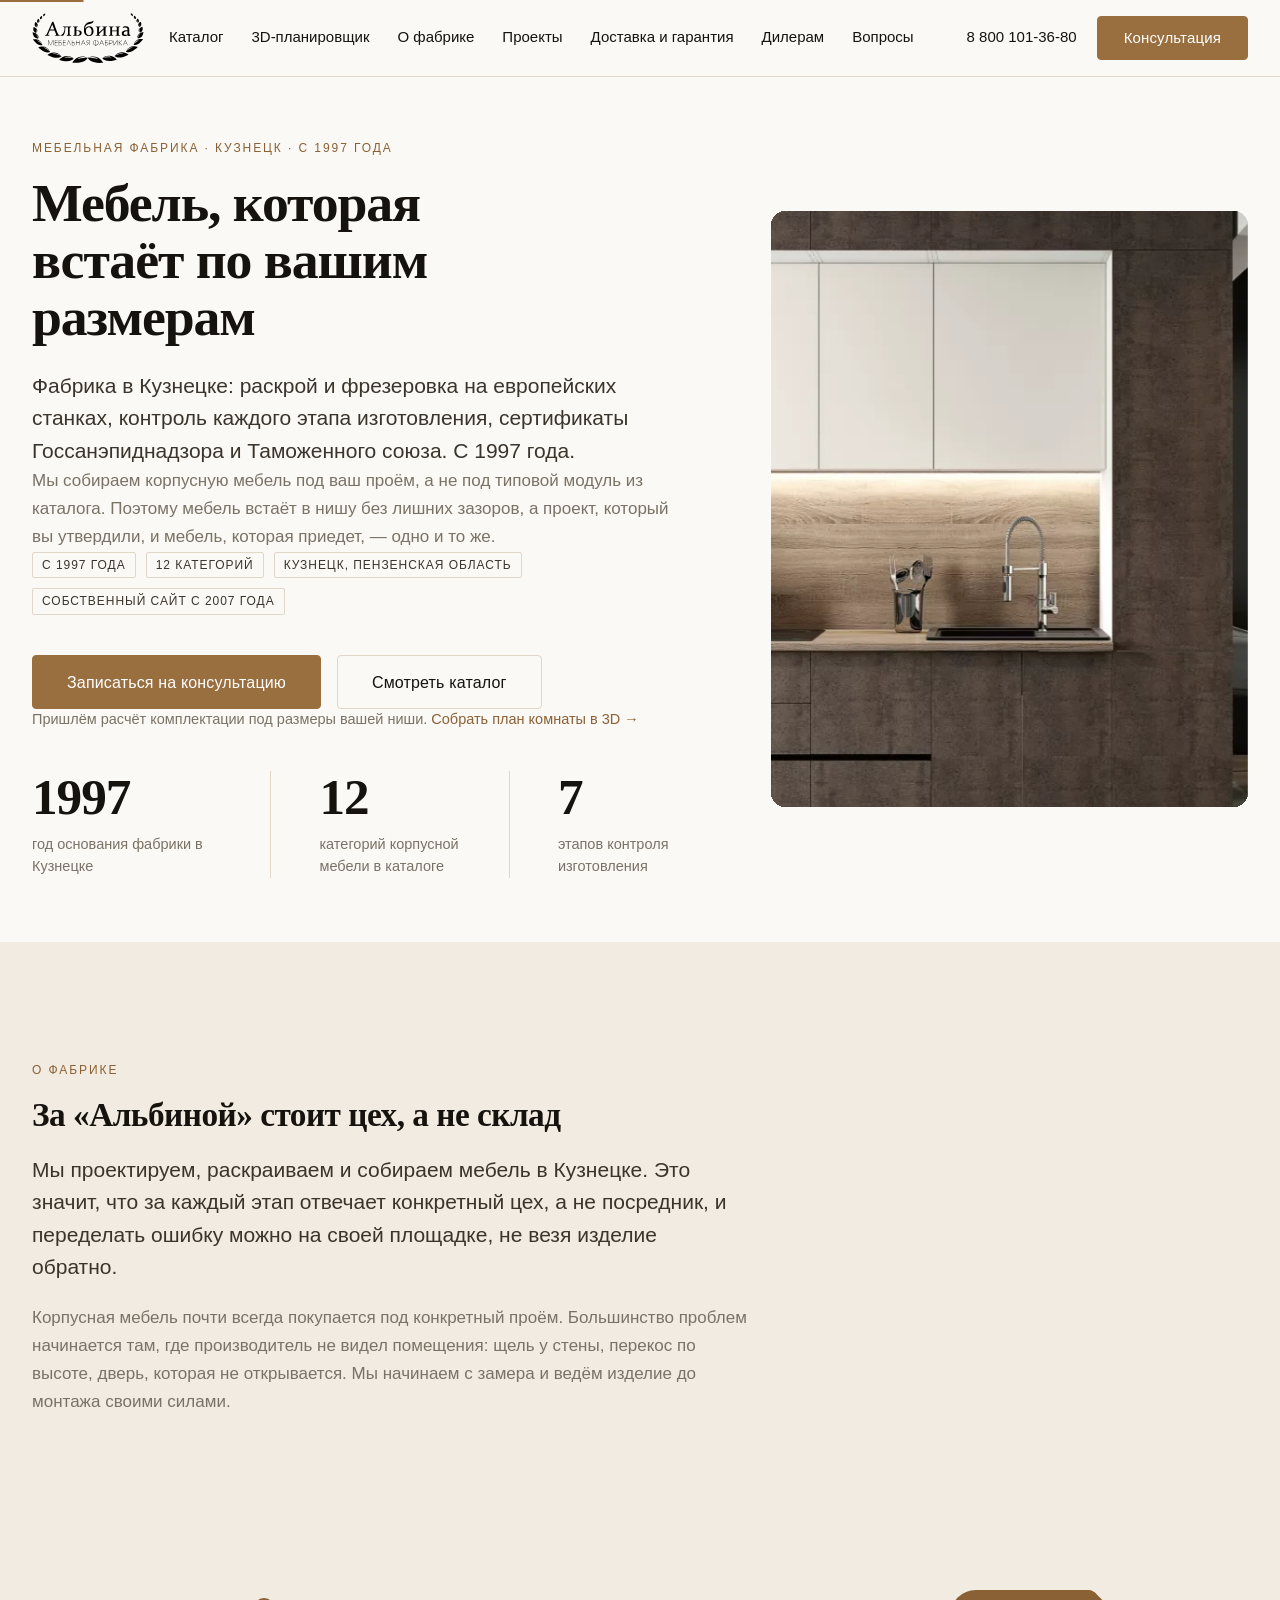
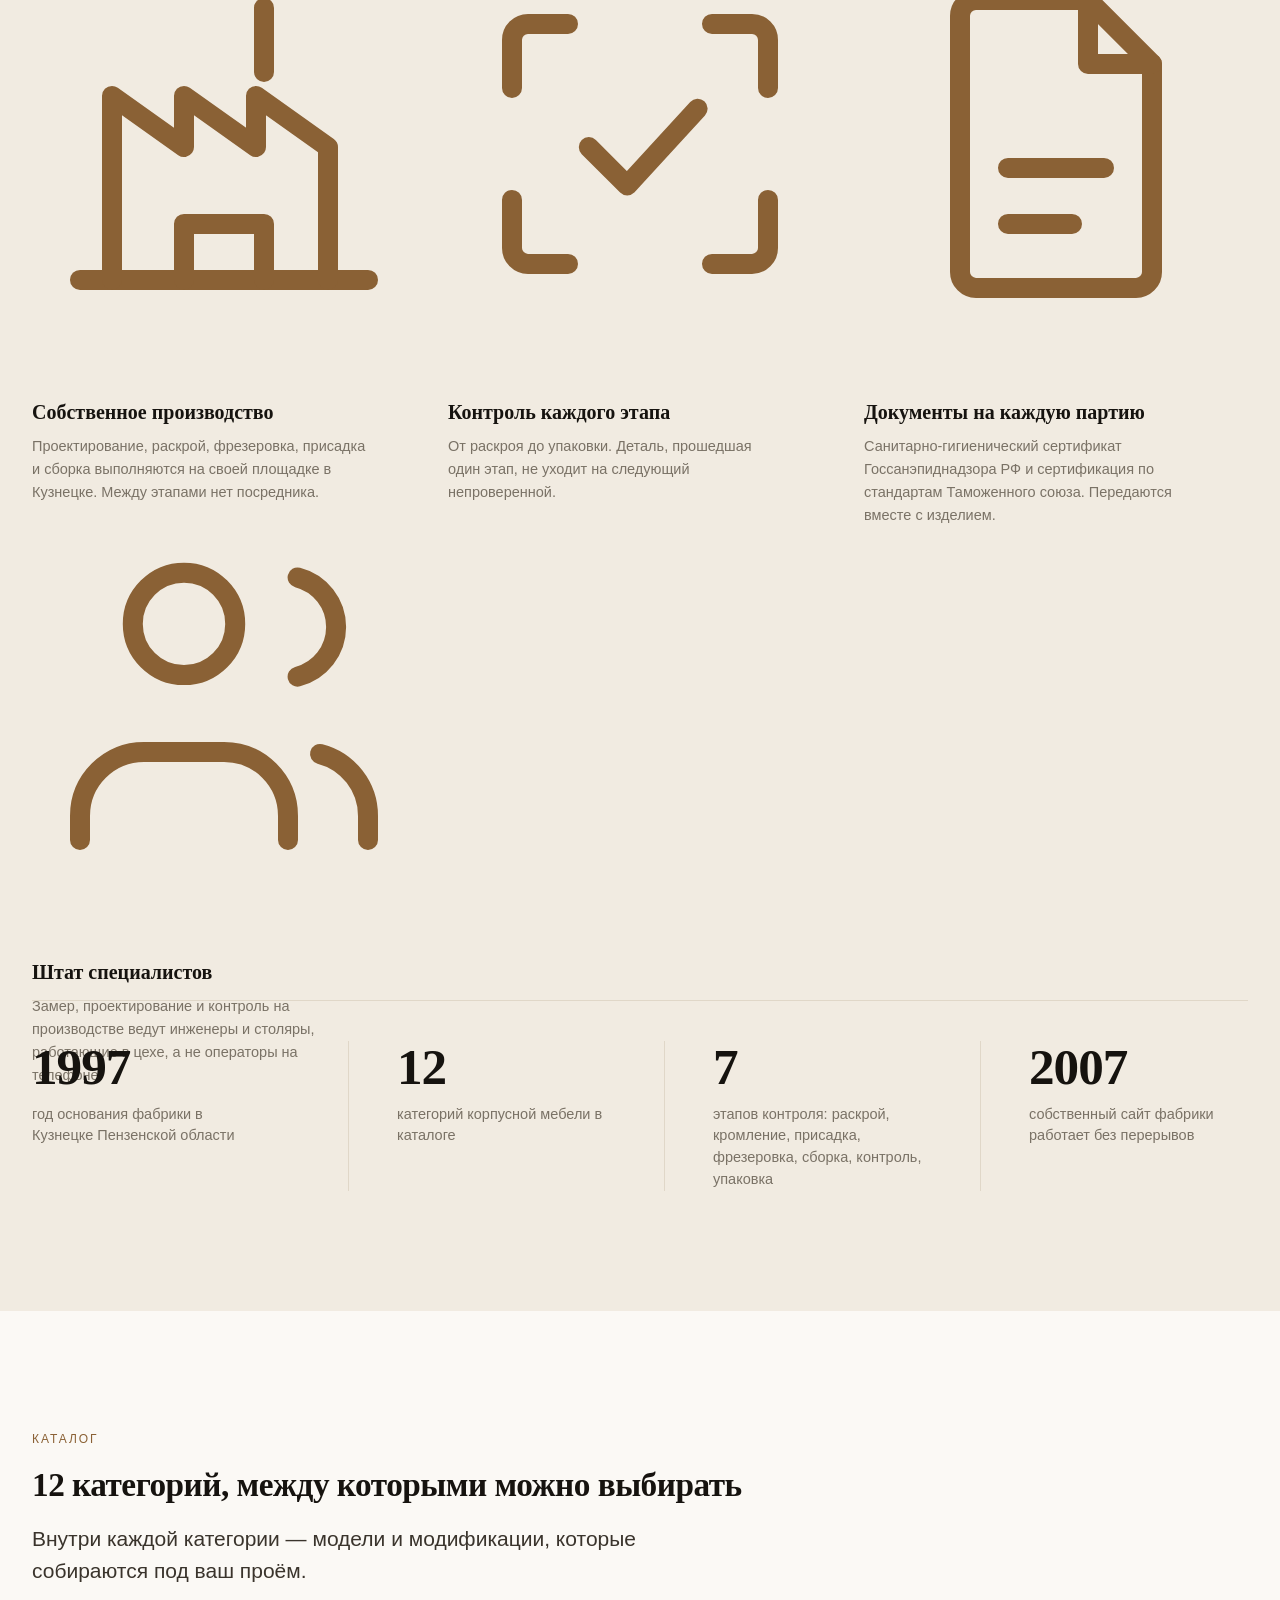
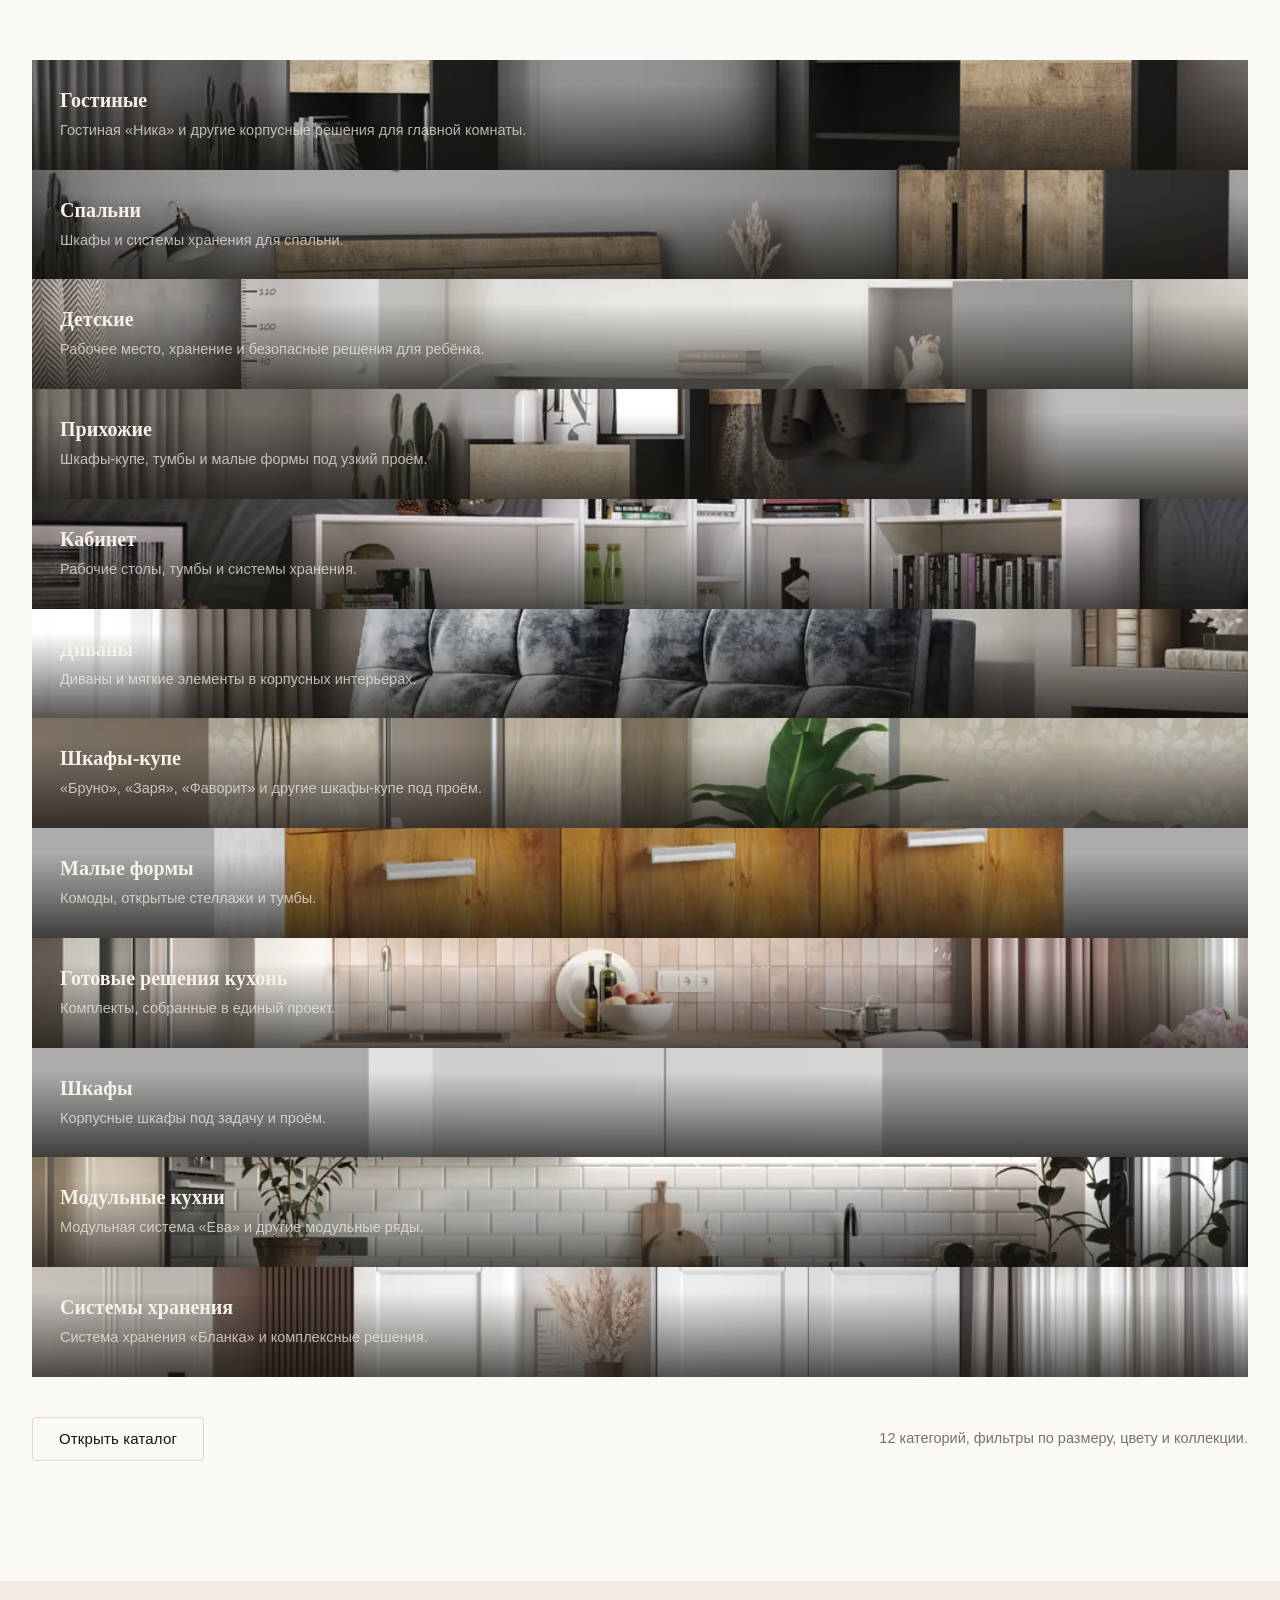
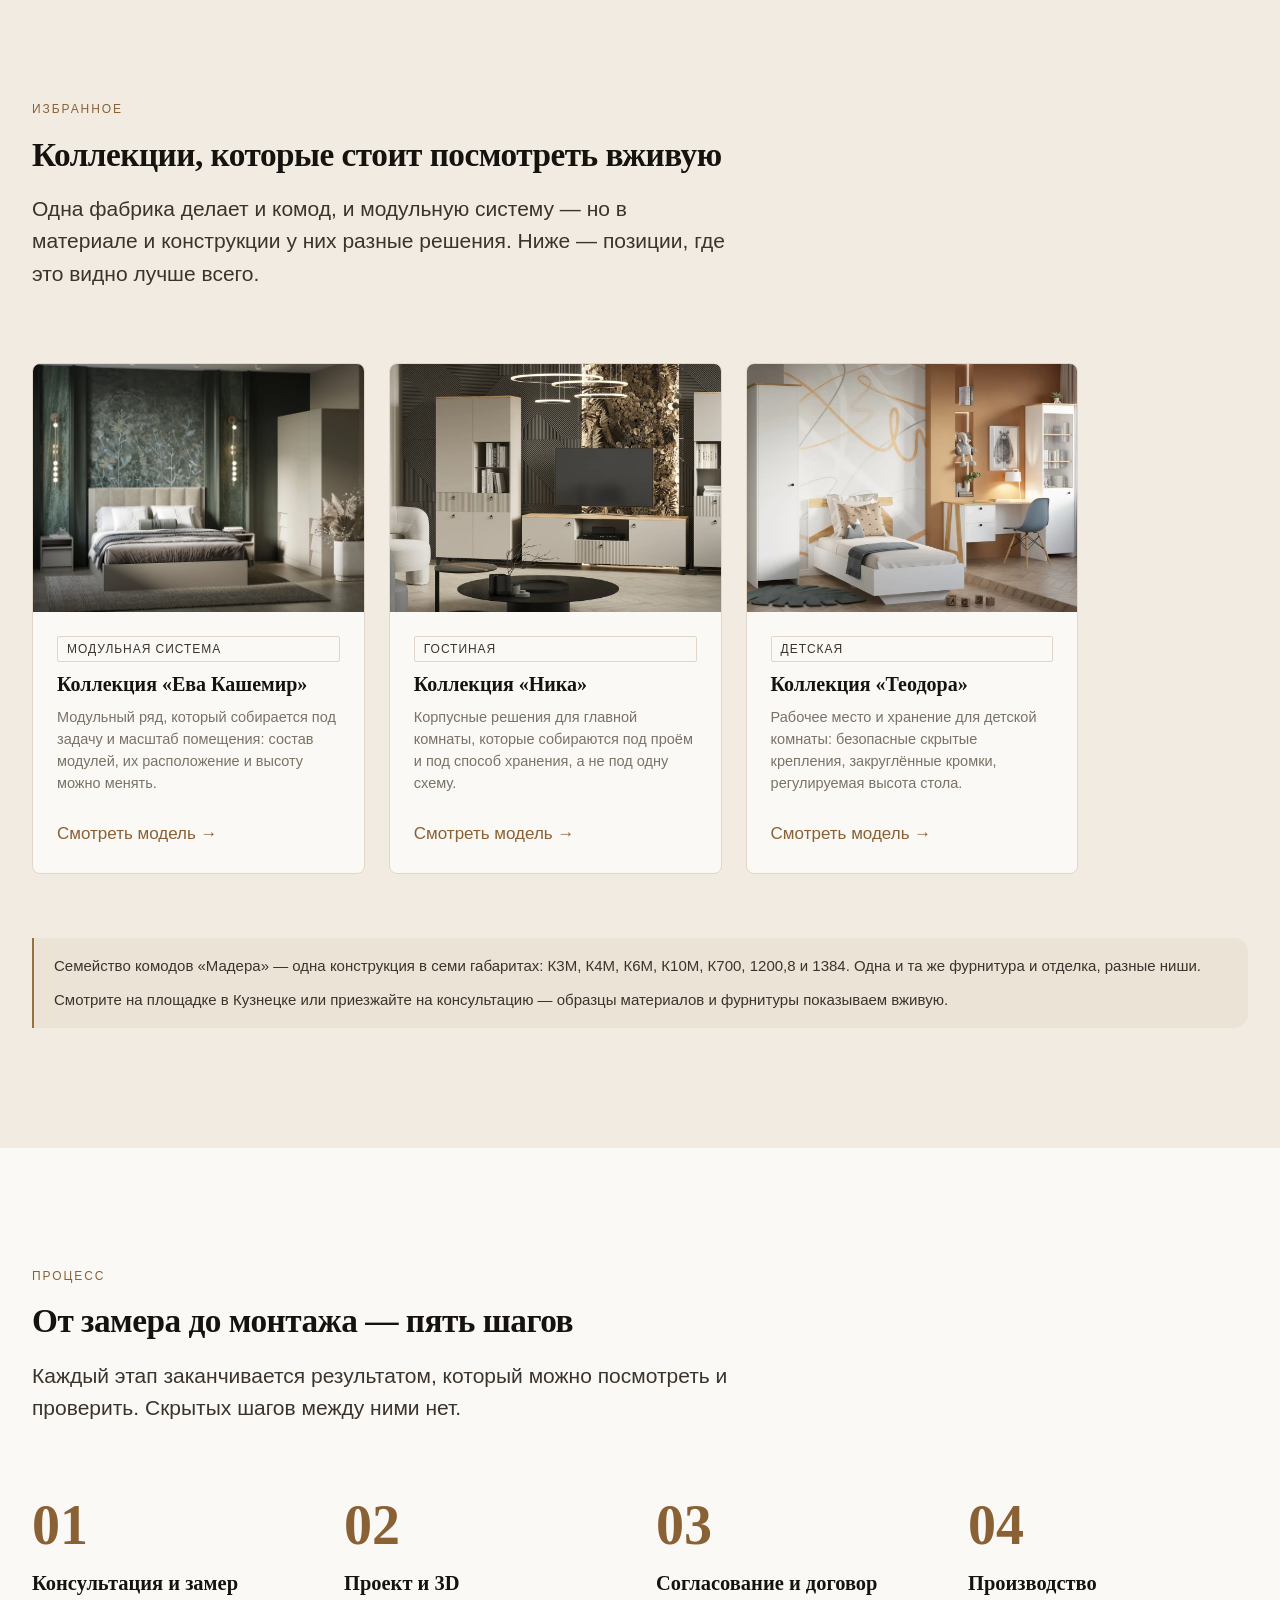
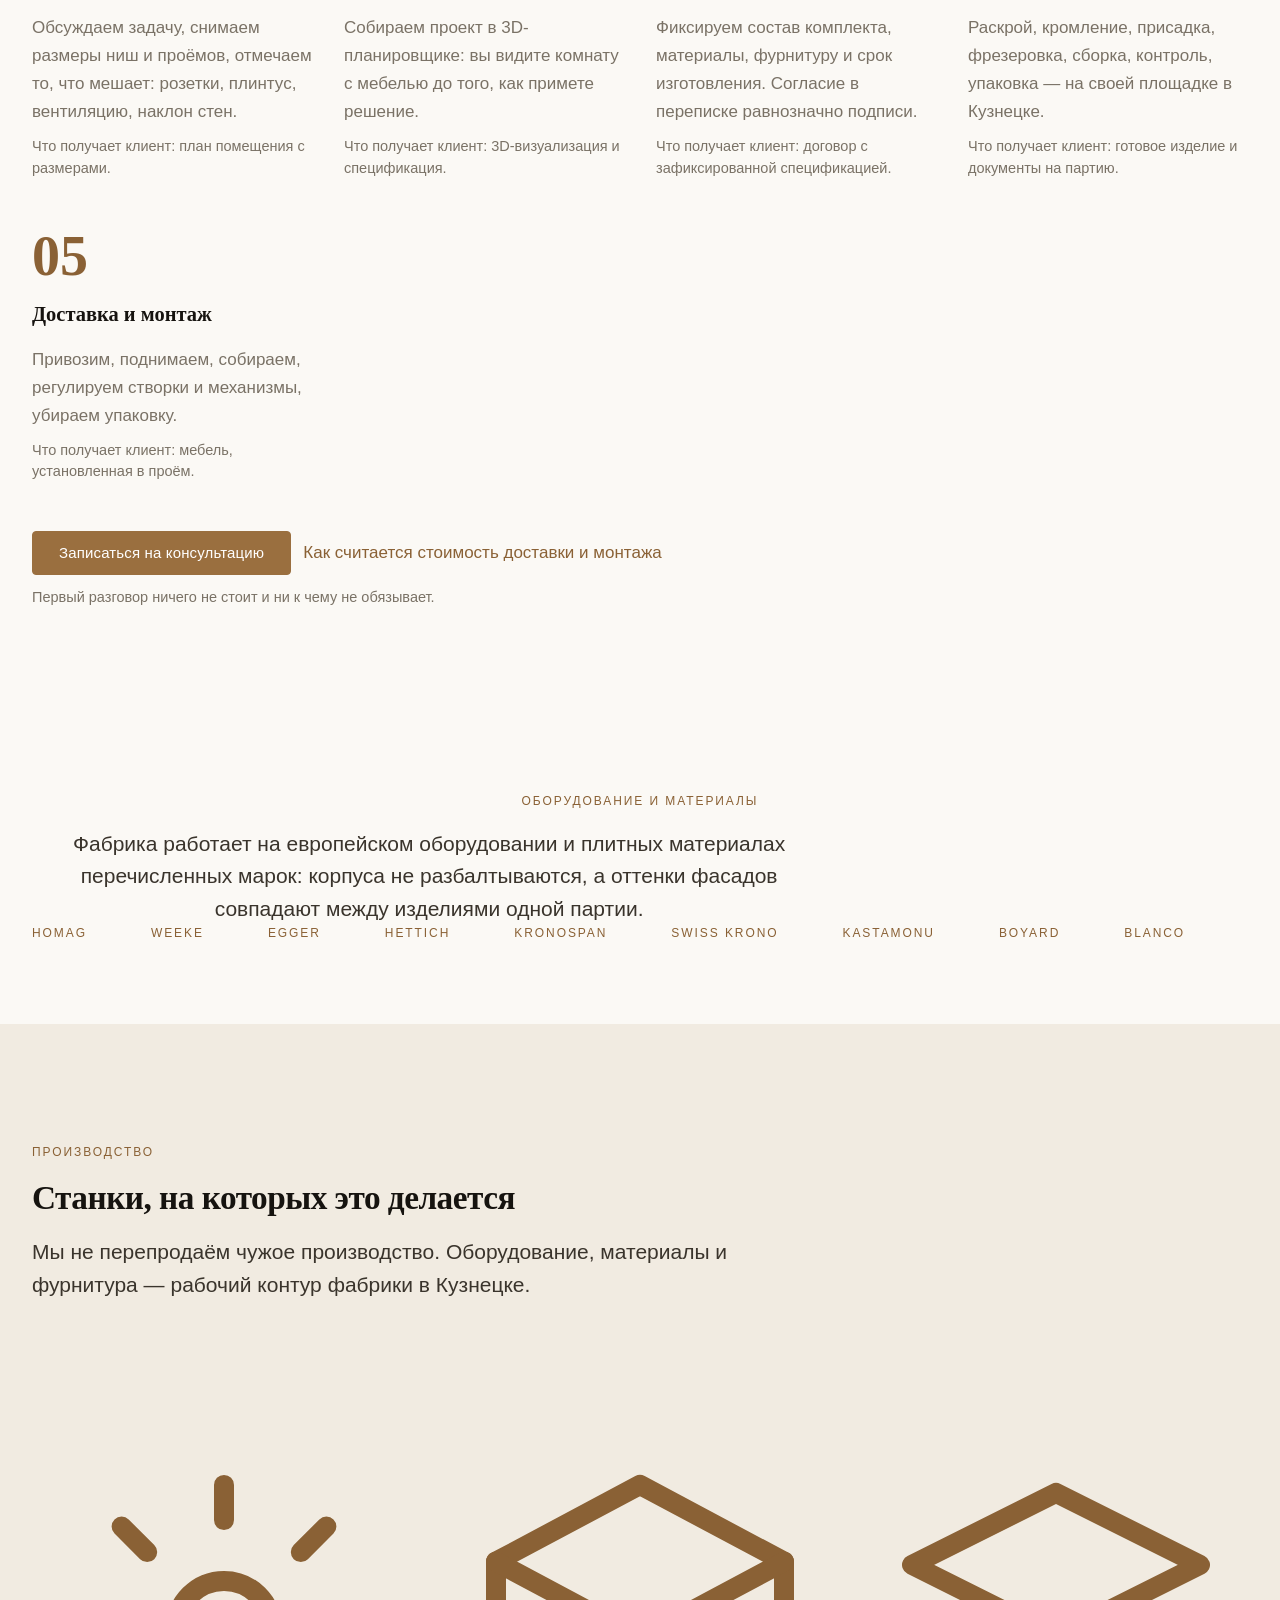
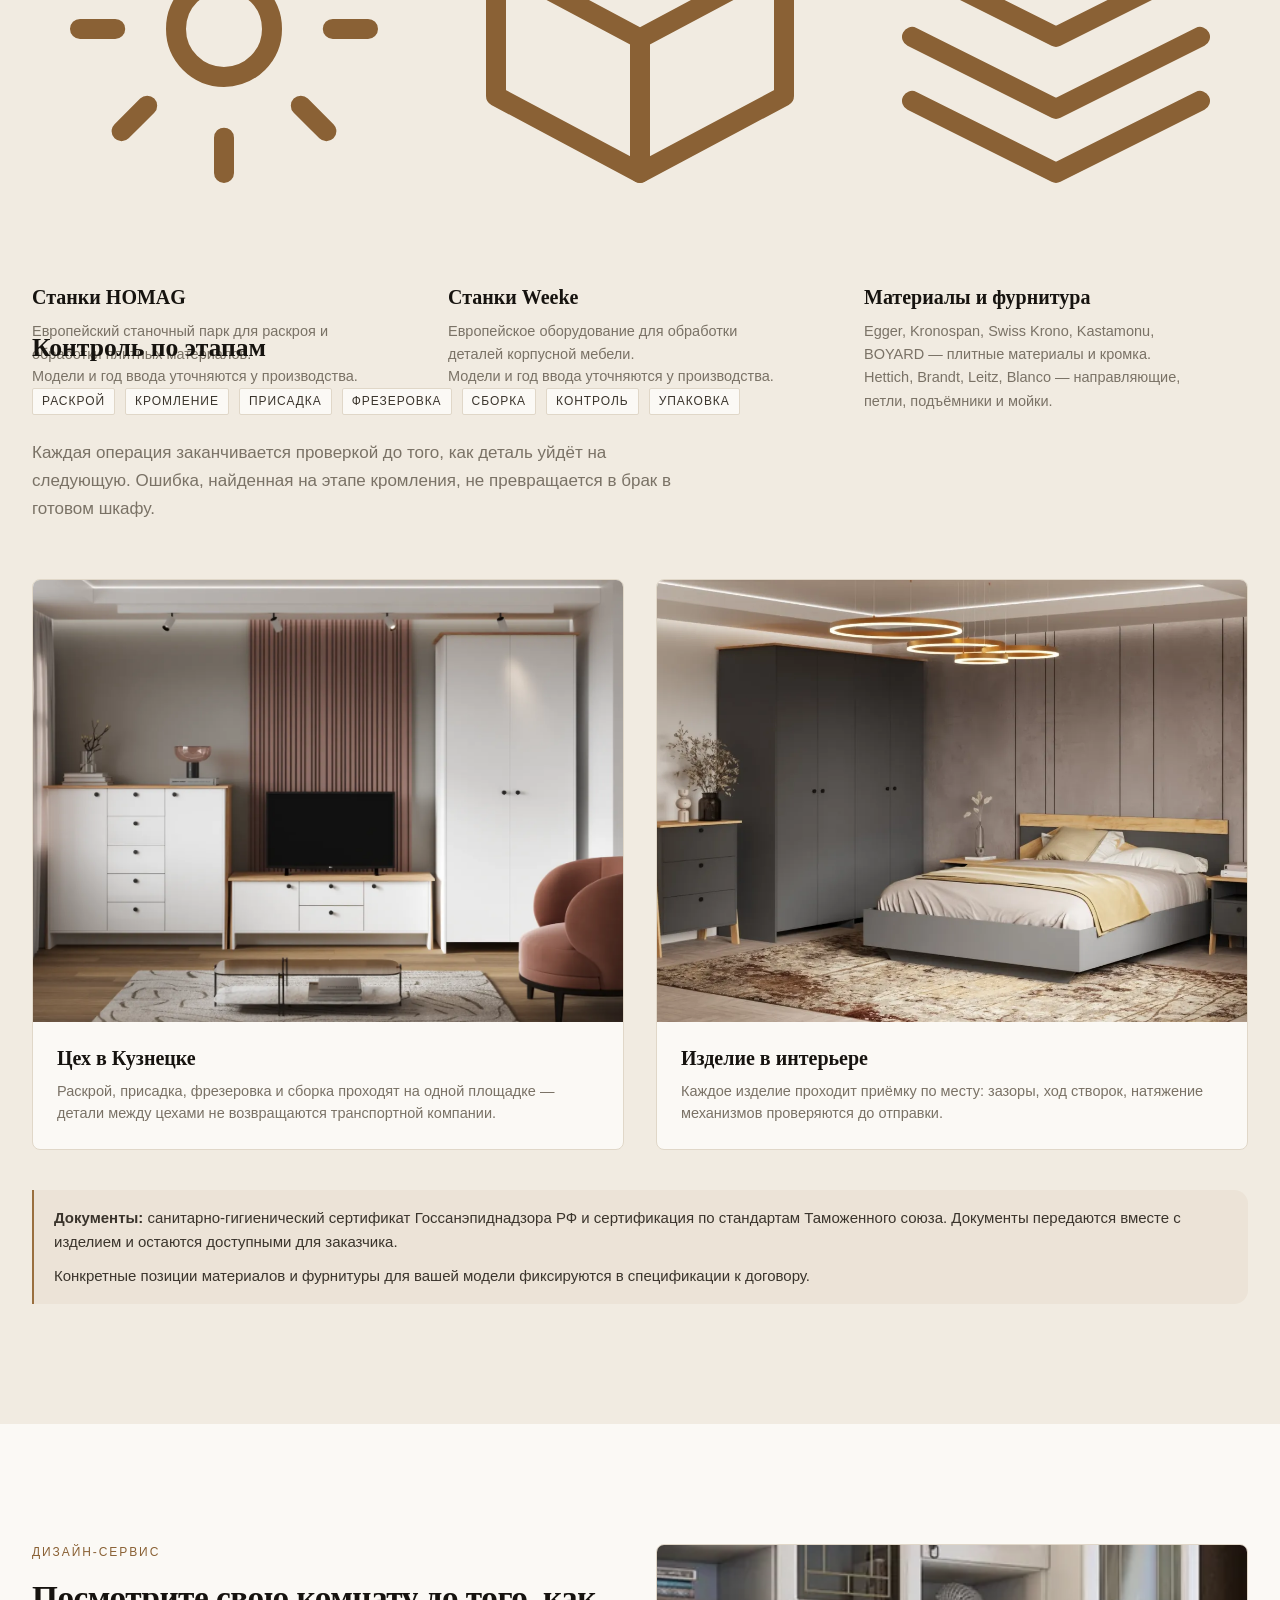
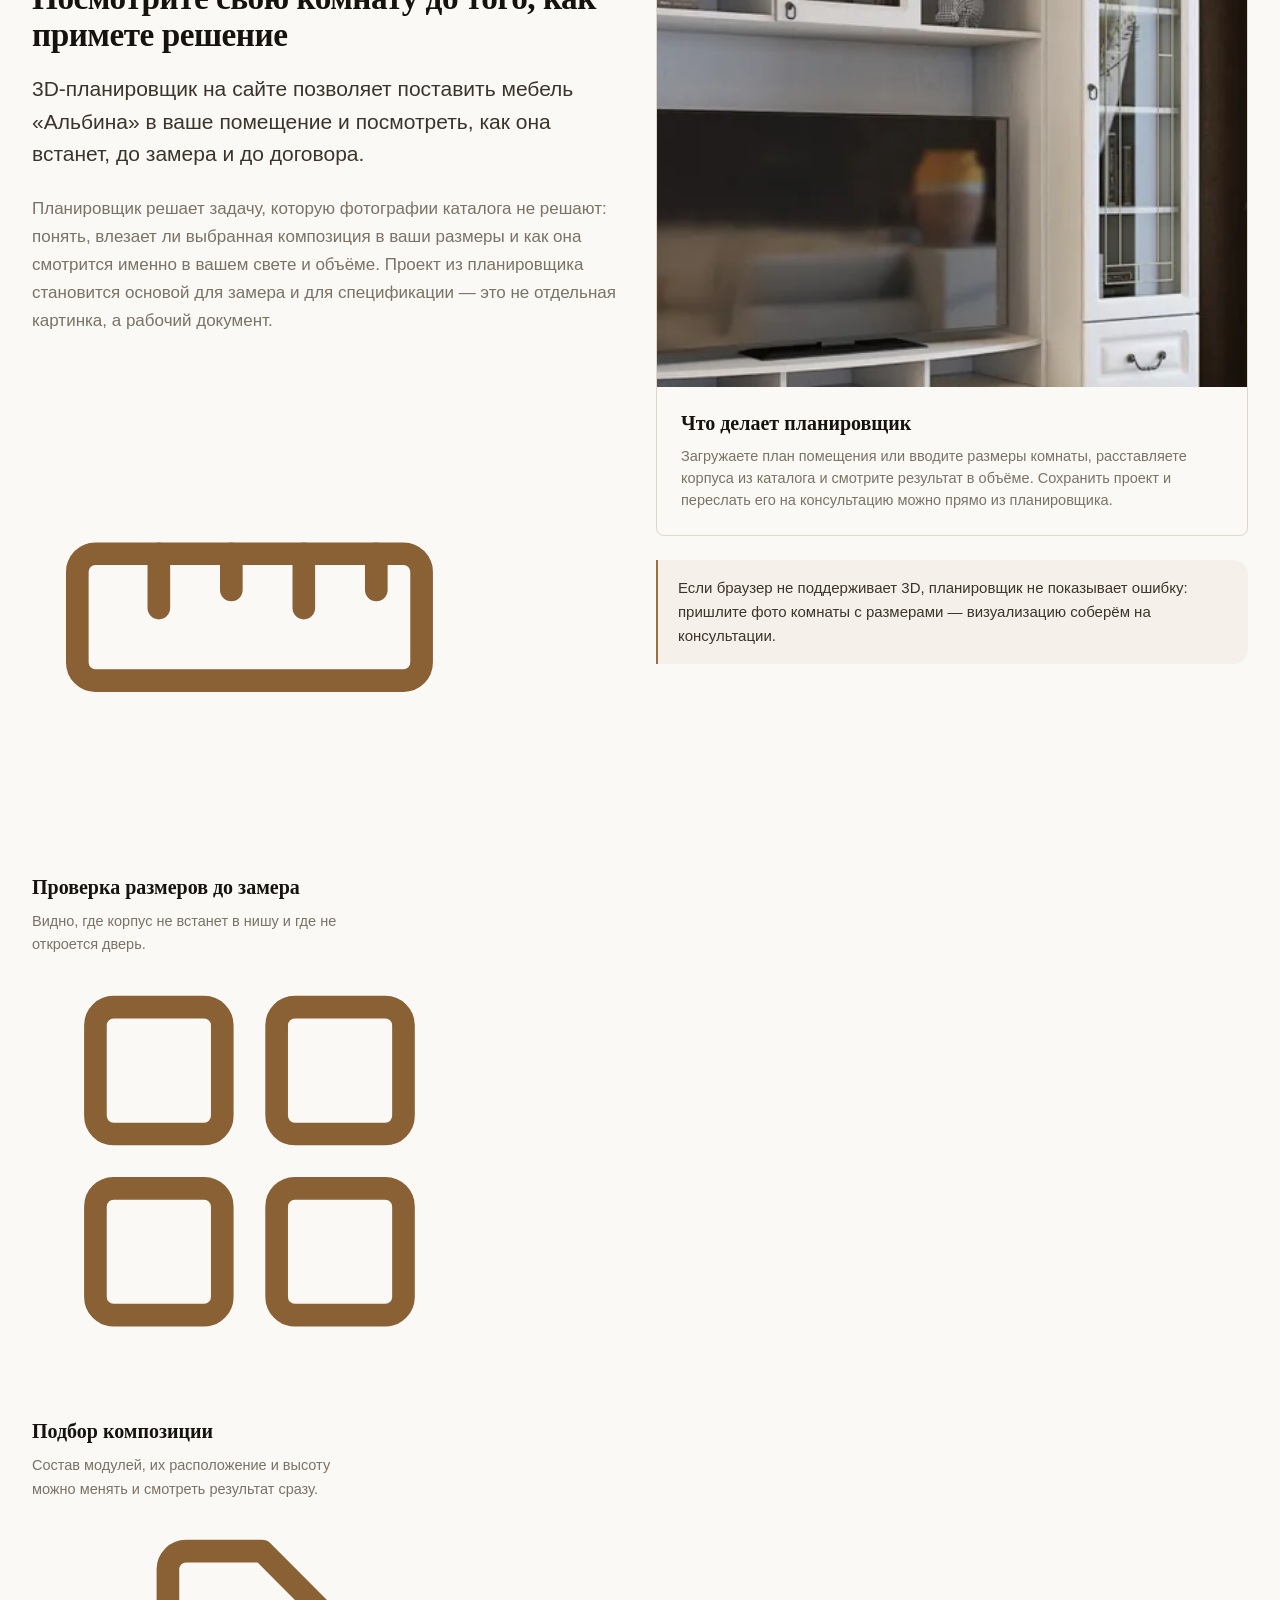
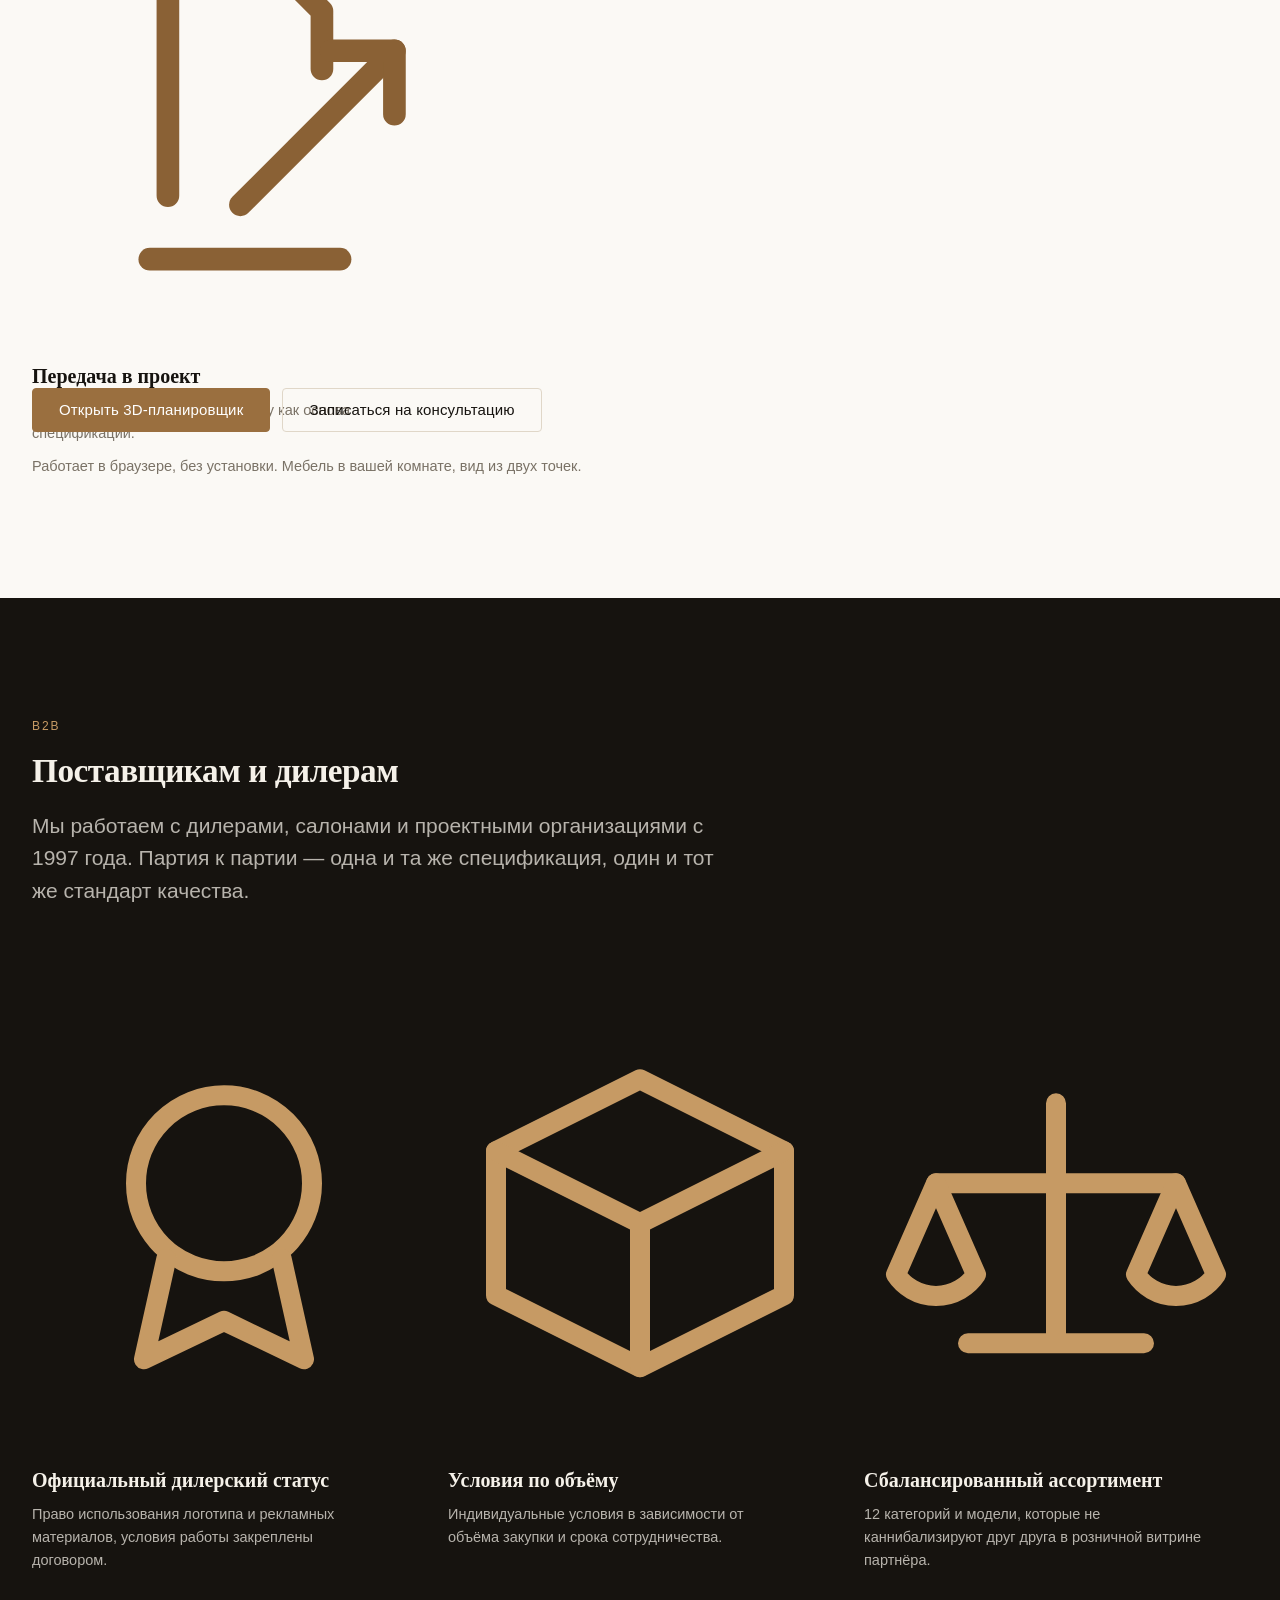
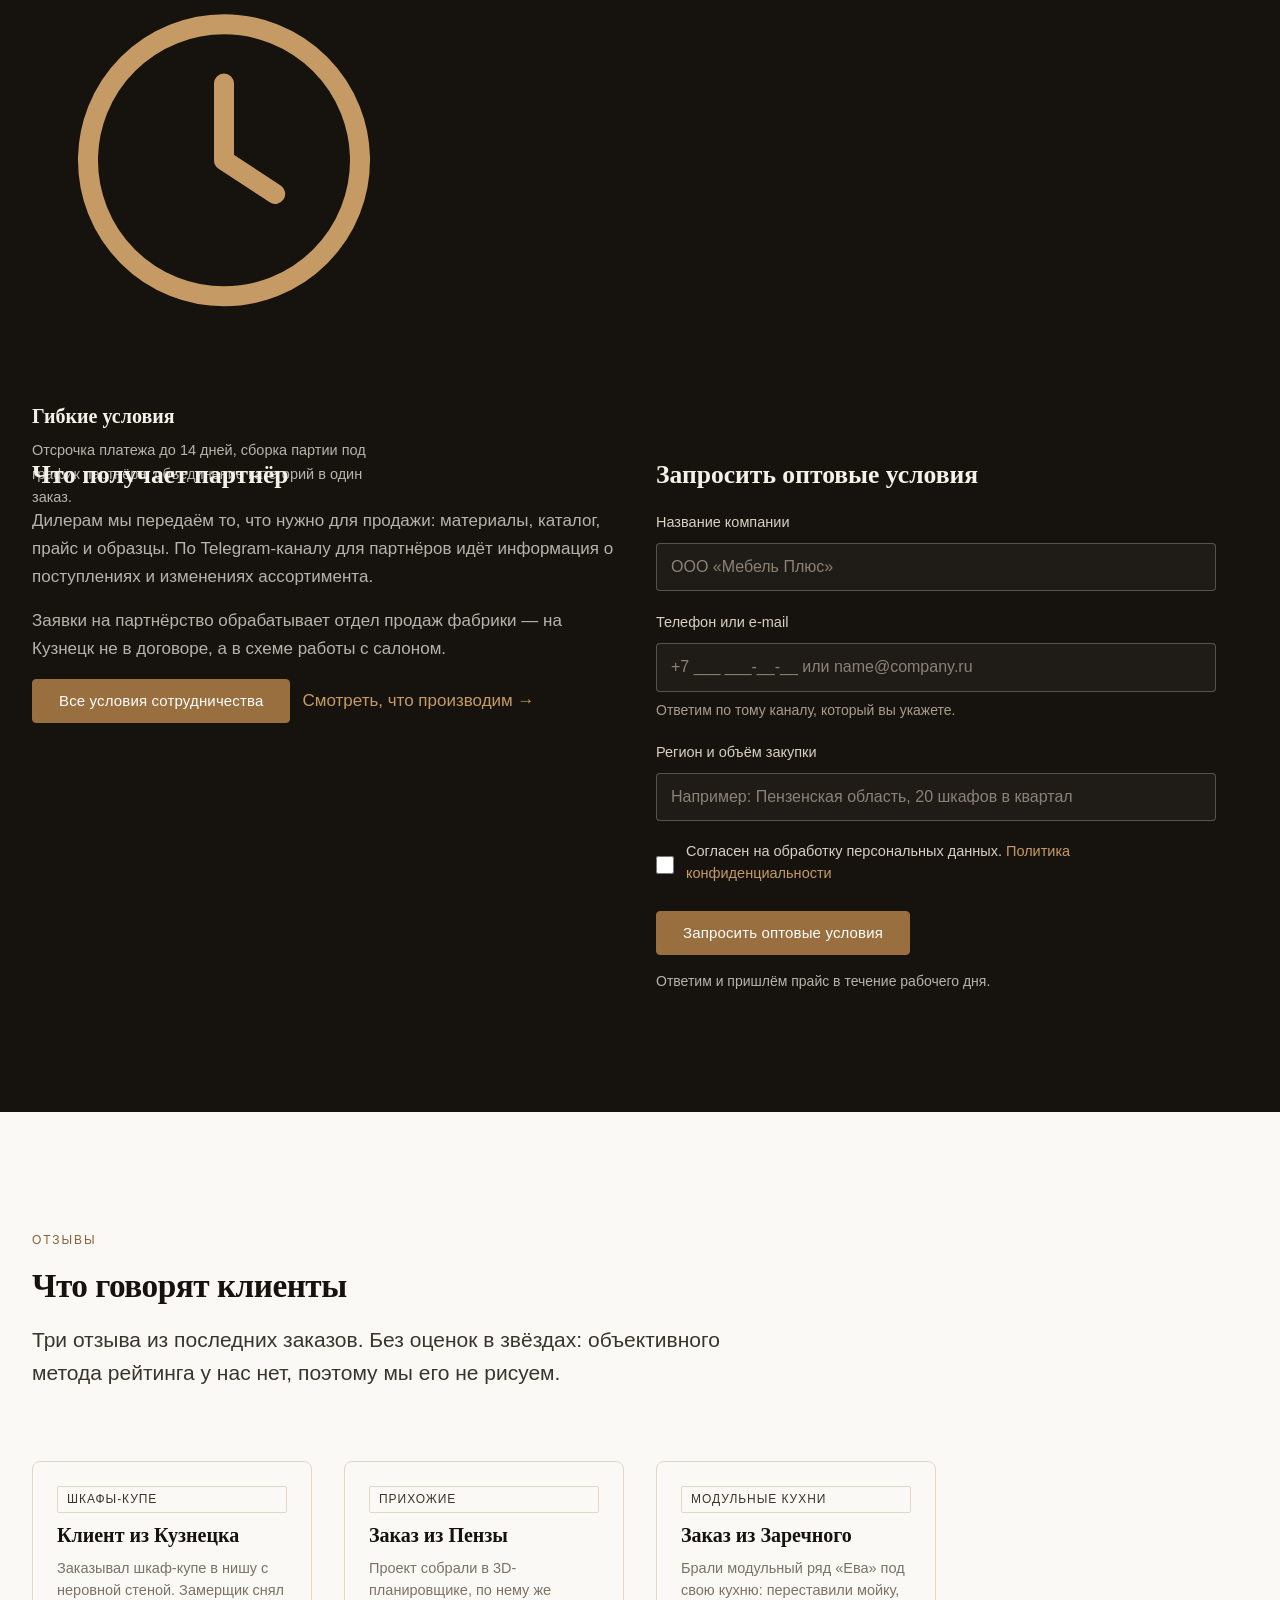
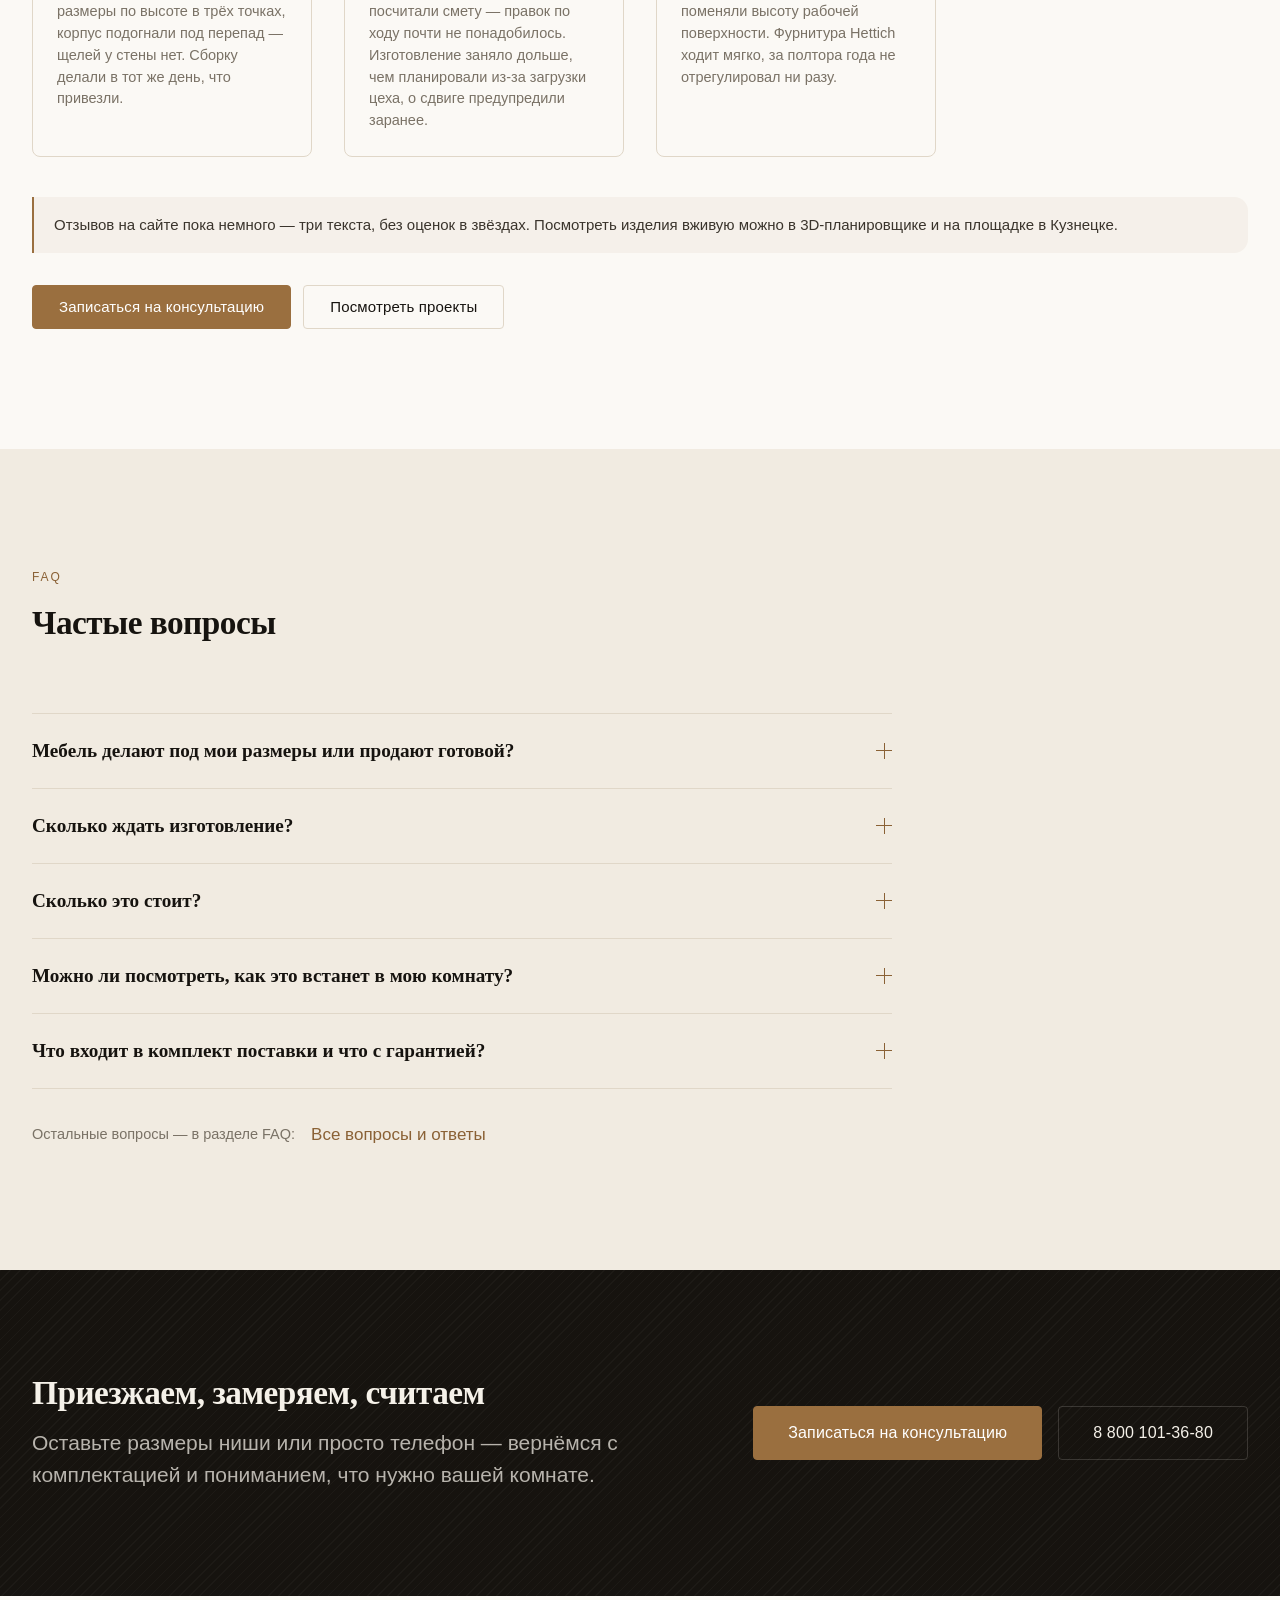
<file: index.html>
<!DOCTYPE html>
<html lang="ru">
<head>
<meta charset="utf-8">
<meta name="viewport" content="width=device-width, initial-scale=1">
<title>Мебельная фабрика «Альбина» — корпусная мебель по вашим размерам · Кузнецк</title>
<meta name="description" content="Фабрика «Альбина», г. Кузнецк Пензенской области, с 1997 года. Корпусная мебель под ваш проём: раскрой и фрезеровка на станках HOMAG и Weeke, контроль каждого этапа, сертификаты Госсанэпиднадзора и Таможенного союза. Запись на консультацию: 8 800 101-36-80.">
<link rel="icon" type="image/svg+xml" href="assets/img/logo.svg">
<link rel="stylesheet" href="assets/css/styles.css">
<script>document.documentElement.classList.add('js')</script>
<script src="assets/js/main.js" defer></script>
</head>
<body class="has-header-offset">

<a class="skip-link" href="#main">К содержанию</a>

<header class="header">
  <div class="container header__inner">
    <a class="logo" href="index.html" aria-label="Мебельная фабрика «Альбина» — на главную">
      <!-- Логотип набран белым: на светлой залипающей шапке нужен фильтр в тёмный. Когда появится тёмный вариант логотипа, filter можно убрать. -->
      <img src="assets/img/logo-dark.svg" alt="Мебельная фабрика Альбина" width="128" height="58" style="width:112px;height:auto;filter:brightness(0)">
    </a>

    <nav class="nav" id="main-nav" aria-label="Основная навигация">
      <ul class="nav__list">
        <li class="nav__item"><a class="nav__link" href="catalog.html">Каталог</a></li>
        <li class="nav__item"><a class="nav__link" href="planner.html">3D-планировщик</a></li>
        <li class="nav__item"><a class="nav__link" href="about.html">О фабрике</a></li>
        <li class="nav__item"><a class="nav__link" href="cases.html">Проекты</a></li>
        <li class="nav__item"><a class="nav__link" href="delivery.html">Доставка и гарантия</a></li>
        <li class="nav__item"><a class="nav__link" href="dealers.html">Дилерам</a></li>
        <li class="nav__item"><a class="nav__link" href="faq.html">Вопросы</a></li>
        <li class="nav__item"><a class="btn btn--primary nav__cta" href="#consultation">Консультация</a></li>
      </ul>
    </nav>

    <div class="header__actions" style="display:flex">
      <a class="header__phone" href="tel:+78001013680">8 800 101-36-80</a>
      <a class="btn btn--primary" href="#consultation">Консультация</a>
      <button class="burger" type="button" aria-label="Открыть меню" aria-expanded="false" aria-controls="main-nav">
        <span></span><span></span><span></span>
      </button>
    </div>
  </div>
</header>

<main id="main">

  <!-- 1. ГЕРОЙ — двухколоночный первый экран: текст слева, фото цеха справа.
       section--flush убирает вертикальные отступы .section, поэтому ритм
       возвращается инлайном: клип по краям экрана, воздух — сверху и снизу. -->
  <section class="section section--flush" style="padding:clamp(40px,5vw,88px) 0">
    <div class="container hero-split">
      <div class="hero-split__content">
        <p class="eyebrow">Мебельная фабрика · Кузнецк · с 1997 года</p>

        <h1 data-lines>
          <span class="line"><span>Мебель, которая</span></span>
          <span class="line"><span>встаёт по вашим</span></span>
          <span class="line"><span>размерам</span></span>
        </h1>

        <p class="lead">Фабрика в Кузнецке: раскрой и фрезеровка на европейских станках, контроль каждого этапа изготовления, сертификаты Госсанэпиднадзора и Таможенного союза. С 1997 года.</p>
        <p class="muted prose">Мы собираем корпусную мебель под ваш проём, а не под типовой модуль из каталога. Поэтому мебель встаёт в нишу без лишних зазоров, а проект, который вы утвердили, и мебель, которая приедет, — одно и то же.</p>

        <ul class="row" style="--gap:10px">
          <li class="tag">С 1997 года</li>
          <li class="tag">12 категорий</li>
          <li class="tag">Кузнецк, Пензенская область</li>
          <li class="tag">Собственный сайт с 2007 года</li>
        </ul>

        <div class="hero-split__actions">
          <a class="btn btn--primary btn--lg" href="#consultation" data-magnetic>Записаться на консультацию</a>
          <a class="btn btn--ghost btn--lg" href="catalog.html" data-magnetic>Смотреть каталог</a>
        </div>

        <p class="small muted">Пришлём расчёт комплектации под размеры вашей ниши.
          <a class="link" href="planner.html">Собрать план комнаты в 3D →</a>
        </p>

        <!-- Счётчики: JS заменяет текст при появлении, разметка отдаёт
             текущее значение. 1997 и мелкие числа форматированием не трогаются. -->
        <ul class="stats" style="list-style:none;padding-left:0;margin:40px 0 0;grid-template-columns:repeat(3,minmax(0,1fr))">
          <li class="stat">
            <span class="stat__num" data-count-to="1997">1997</span>
            <span class="stat__label">год основания фабрики в Кузнецке</span>
          </li>
          <li class="stat">
            <span class="stat__num" data-count-to="12">12</span>
            <span class="stat__label">категорий корпусной мебели в каталоге</span>
          </li>
          <li class="stat">
            <span class="stat__num" data-count-to="7">7</span>
            <span class="stat__label">этапов контроля изготовления</span>
          </li>
        </ul>
      </div>

      <div class="hero-split__media">
        <img src="assets/img/hero.webp" alt="Цех мебельной фабрики «Альбина» в Кузнецке: раскрой и фрезеровка корпусных деталей" width="1200" height="1500" fetchpriority="high" data-parallax="0.1">
      </div>
    </div>
  </section>

  <!-- 2. ПОЧЕМУ ФАБРИКА: ПРОИЗВОДСТВО И ЦИФРЫ -->
  <section class="section section--tint reveal" id="factory">
    <div class="container">
      <div class="section__head">
        <span class="eyebrow">О фабрике</span>
        <h2 class="h2">За «Альбиной» стоит цех, а не склад</h2>
        <p class="lead">Мы проектируем, раскраиваем и собираем мебель в Кузнецке. Это значит, что за каждый этап отвечает конкретный цех, а не посредник, и переделать ошибку можно на своей площадке, не везя изделие обратно.</p>
        <p class="muted">Корпусная мебель почти всегда покупается под конкретный проём. Большинство проблем начинается там, где производитель не видел помещения: щель у стены, перекос по высоте, дверь, которая не открывается. Мы начинаем с замера и ведём изделие до монтажа своими силами.</p>
      </div>

      <div class="features" data-stagger>
        <article class="feature">
          <span class="feature__icon"><svg viewBox="0 0 24 24" aria-hidden="true" focusable="false"><path d="M3 20.5h18"/><path d="M5 20.5V9l4.5 3.2V9l4.5 3.2V9L18.5 12.2v8.3"/><path d="M9.5 20.5v-3.5h5v3.5"/><path d="M14.5 3.5v4"/></svg></span>
          <h3 class="feature__title">Собственное производство</h3>
          <p class="feature__text">Проектирование, раскрой, фрезеровка, присадка и сборка выполняются на своей площадке в Кузнецке. Между этапами нет посредника.</p>
        </article>

        <article class="feature">
          <span class="feature__icon"><svg viewBox="0 0 24 24" aria-hidden="true" focusable="false"><path d="M4 8.5V5.5a1 1 0 0 1 1-1h2.5M20 8.5V5.5a1 1 0 0 0-1-1h-2.5M4 15.5v3a1 1 0 0 0 1 1h2.5M20 15.5v3a1 1 0 0 1-1 1h-2.5"/><path d="m8.8 12.2 2.4 2.4 4.4-4.8"/></svg></span>
          <h3 class="feature__title">Контроль каждого этапа</h3>
          <p class="feature__text">От раскроя до упаковки. Деталь, прошедшая один этап, не уходит на следующий непроверенной.</p>
        </article>

        <article class="feature">
          <span class="feature__icon"><svg viewBox="0 0 24 24" aria-hidden="true" focusable="false"><path d="M14 3H7a1 1 0 0 0-1 1v16a1 1 0 0 0 1 1h10a1 1 0 0 0 1-1V7z"/><path d="M14 3v4h4"/><path d="M9 13.5h6M9 17h4"/></svg></span>
          <h3 class="feature__title">Документы на каждую партию</h3>
          <p class="feature__text">Санитарно-гигиенический сертификат Госсанэпиднадзора РФ и сертификация по стандартам Таможенного союза. Передаются вместе с изделием.</p>
        </article>

        <article class="feature">
          <span class="feature__icon"><svg viewBox="0 0 24 24" aria-hidden="true" focusable="false"><path d="M16 20.5V19a4 4 0 0 0-4-4H7a4 4 0 0 0-4 4v1.5"/><circle cx="9.5" cy="7" r="3.2"/><path d="M21 20.5V19a4 4 0 0 0-3-3.87"/><path d="M16.6 4.1a3.2 3.2 0 0 1 0 6.2"/></svg></span>
          <h3 class="feature__title">Штат специалистов</h3>
          <p class="feature__text">Замер, проектирование и контроль на производстве ведут инженеры и столяры, работающие в цехе, а не операторы на телефоне.</p>
        </article>
      </div>

      <hr class="divider">

      <div class="stats">
        <div class="stat">
          <span class="stat__num" data-count-to="1997">1997</span>
          <span class="stat__label">год основания фабрики в Кузнецке Пензенской области</span>
        </div>
        <div class="stat">
          <span class="stat__num" data-count-to="12">12</span>
          <span class="stat__label">категорий корпусной мебели в каталоге</span>
        </div>
        <div class="stat">
          <span class="stat__num" data-count-to="7">7</span>
          <span class="stat__label">этапов контроля: раскрой, кромление, присадка, фрезеровка, сборка, контроль, упаковка</span>
        </div>
        <div class="stat">
          <span class="stat__num" data-count-to="2007">2007</span>
          <span class="stat__label">собственный сайт фабрики работает без перерывов</span>
        </div>
      </div>
    </div>
  </section>

  <!-- 3. 12 КАТЕГОРИЙ — bento-сетка 12 колонок: одна крупная, две средние,
       девять базовых. Подпись .bento__meta обязательна у каждой плитки. -->
  <section class="section reveal" id="catalog">
    <div class="container">
      <div class="section__head">
        <span class="eyebrow">Каталог</span>
        <h2 class="h2">12 категорий, между которыми можно выбирать</h2>
        <p class="lead">Внутри каждой категории — модели и модификации, которые собираются под ваш проём.</p>
      </div>

      <div class="bento" data-stagger>
        <a class="bento--lg" href="catalog.html#gostinye">
          <div class="bento__media"><img src="assets/img/cat-gostinye.webp" alt="Гостиные — корпусная мебель для гостиной, собранная под проём" width="400" height="300" loading="lazy"></div>
          <div class="bento__body">
            <h3 class="bento__title">Гостиные</h3>
            <p class="bento__meta">Гостиная «Ника» и другие корпусные решения для главной комнаты.</p>
          </div>
        </a>

        <a class="bento--md" href="catalog.html#spalni">
          <div class="bento__media"><img src="assets/img/cat-spalnya.webp" alt="Спальни — спальни и кровати из массива и ЛДСП" width="400" height="300" loading="lazy"></div>
          <div class="bento__body">
            <h3 class="bento__title">Спальни</h3>
            <p class="bento__meta">Шкафы и системы хранения для спальни.</p>
          </div>
        </a>

        <!-- ДЕМО-ДАННЫЕ: состав детской категории (рабочее место, хранение, безопасные решения) — сверить с файлом 02-КАТАЛОГ. -->
        <a class="bento--md" href="catalog.html#detskie">
          <div class="bento__media"><img src="assets/img/cat-detskie.webp" alt="Детские — детская мебель для детской комнаты" width="400" height="300" loading="lazy"></div>
          <div class="bento__body">
            <h3 class="bento__title">Детские</h3>
            <p class="bento__meta">Рабочее место, хранение и безопасные решения для ребёнка.</p>
          </div>
        </a>

        <a href="catalog.html#prihozhaya">
          <div class="bento__media"><img src="assets/img/cat-prihozhaya.webp" alt="Прихожие — шкафы-обувные и вешалки, собранные под узкий проём" width="400" height="300" loading="lazy"></div>
          <div class="bento__body">
            <h3 class="bento__title">Прихожие</h3>
            <p class="bento__meta">Шкафы-купе, тумбы и малые формы под узкий проём.</p>
          </div>
        </a>

        <!-- ДЕМО-ДАННЫЕ: состав категории «Кабинет» — сверить с файлом 02-КАТАЛОГ. -->
        <a href="catalog.html#kabinet">
          <div class="bento__media"><img src="assets/img/cat-kabinet.webp" alt="Кабинет — кабинетная мебель и рабочие столы" width="400" height="300" loading="lazy"></div>
          <div class="bento__body">
            <h3 class="bento__title">Кабинет</h3>
            <p class="bento__meta">Рабочие столы, тумбы и системы хранения.</p>
          </div>
        </a>

        <!-- ДЕМО-ДАННЫЕ: диваны в каталоге фабрики — производятся на своей площадке или закупаются у поставщика, нужно подтвердить. -->
        <a href="catalog.html#divany">
          <div class="bento__media"><img src="assets/img/cat-divany.webp" alt="Диваны — диваны и мягкая мебель для дома" width="400" height="300" loading="lazy"></div>
          <div class="bento__body">
            <h3 class="bento__title">Диваны</h3>
            <p class="bento__meta">Диваны и мягкие элементы в корпусных интерьерах.</p>
          </div>
        </a>

        <a href="catalog.html#shkafy-kupe">
          <div class="bento__media"><img src="assets/img/cat-shkafy-kupe.webp" alt="Шкафы-купе на заказ по индивидуальным размерам проёма" width="400" height="300" loading="lazy"></div>
          <div class="bento__body">
            <h3 class="bento__title">Шкафы-купе</h3>
            <p class="bento__meta">«Бруно», «Заря», «Фаворит» и другие шкафы-купе под проём.</p>
          </div>
        </a>

        <a href="catalog.html#malye-formy">
          <div class="bento__media"><img src="assets/img/cat-malye-formy.webp" alt="Малые формы — комоды, тумбы и малые формы мебели" width="400" height="300" loading="lazy"></div>
          <div class="bento__body">
            <h3 class="bento__title">Малые формы</h3>
            <p class="bento__meta">Комоды, открытые стеллажи и тумбы.</p>
          </div>
        </a>

        <a href="catalog.html#gotovye-kuxni">
          <div class="bento__media"><img src="assets/img/cat-gotovye-kuxni.webp" alt="Готовые решения кухонь — кухни из готовых модулей" width="400" height="300" loading="lazy"></div>
          <div class="bento__body">
            <h3 class="bento__title">Готовые решения кухонь</h3>
            <p class="bento__meta">Комплекты, собранные в единый проект.</p>
          </div>
        </a>

        <a href="catalog.html#shkafy">
          <div class="bento__media"><img src="assets/img/cat-shkafy.webp" alt="Шкафы — шкафы и корпусные системы хранения" width="400" height="300" loading="lazy"></div>
          <div class="bento__body">
            <h3 class="bento__title">Шкафы</h3>
            <p class="bento__meta">Корпусные шкафы под задачу и проём.</p>
          </div>
        </a>

        <a href="catalog.html#modulnye-kuxni">
          <div class="bento__media"><img src="assets/img/cat-modulnye-kuxni.webp" alt="Модульные кухни — модульные кухни из отдельных модулей" width="400" height="300" loading="lazy"></div>
          <div class="bento__body">
            <h3 class="bento__title">Модульные кухни</h3>
            <p class="bento__meta">Модульная система «Ева» и другие модульные ряды.</p>
          </div>
        </a>

        <a href="catalog.html#sistemy-hraneniya">
          <div class="bento__media"><img src="assets/img/cat-sistemy-hraneniya.webp" alt="Системы хранения — системы хранения для квартиры и дома" width="400" height="300" loading="lazy"></div>
          <div class="bento__body">
            <h3 class="bento__title">Системы хранения</h3>
            <p class="bento__meta">Система хранения «Бланка» и комплексные решения.</p>
          </div>
        </a>
      </div>

      <div class="row row--between reveal" style="margin-top:40px">
        <a class="btn btn--ghost" href="catalog.html">Открыть каталог</a>
        <p class="small muted">12 категорий, фильтры по размеру, цвету и коллекции.</p>
      </div>
    </div>
  </section>

  <!-- 4. ИЗБРАННЫЕ КОЛЛЕКЦИИ — горизонтальная лента со снапом -->
  <section class="section section--tint reveal" id="collections">
    <div class="container">
      <div class="section__head">
        <span class="eyebrow">Избранное</span>
        <h2 class="h2">Коллекции, которые стоит посмотреть вживую</h2>
        <p class="lead">Одна фабрика делает и комод, и модульную систему — но в материале и конструкции у них разные решения. Ниже — позиции, где это видно лучше всего.</p>
      </div>

      <div class="rail" data-stagger>
        <a class="card" href="catalog.html#modulnye-kuxni">
          <span class="card__media"><img src="assets/img/coll-eva.webp" alt="Спальня Ева Кашемир из коллекции фабрики" width="400" height="300" loading="lazy"></span>
          <span class="card__body">
            <span class="tag">Модульная система</span>
            <span class="card__title">Коллекция «Ева Кашемир»</span>
            <span class="card__meta">Модульный ряд, который собирается под задачу и масштаб помещения: состав модулей, их расположение и высоту можно менять.</span>
            <span class="card__actions"><span class="link">Смотреть модель →</span></span>
          </span>
        </a>

        <a class="card" href="catalog.html#gostinye">
          <span class="card__media"><img src="assets/img/coll-nika.webp" alt="Гостиная Ника из коллекции фабрики" width="400" height="300" loading="lazy"></span>
          <span class="card__body">
            <span class="tag">Гостиная</span>
            <span class="card__title">Коллекция «Ника»</span>
            <span class="card__meta">Корпусные решения для главной комнаты, которые собираются под проём и под способ хранения, а не под одну схему.</span>
            <span class="card__actions"><span class="link">Смотреть модель →</span></span>
          </span>
        </a>

        <a class="card" href="catalog.html#detskie">
          <span class="card__media"><img src="assets/img/coll-teodora.webp" alt="Детская Теодора из коллекции фабрики" width="400" height="300" loading="lazy"></span>
          <span class="card__body">
            <span class="tag">Детская</span>
            <span class="card__title">Коллекция «Теодора»</span>
            <span class="card__meta">Рабочее место и хранение для детской комнаты: безопасные скрытые крепления, закруглённые кромки, регулируемая высота стола.</span>
            <span class="card__actions"><span class="link">Смотреть модель →</span></span>
          </span>
        </a>
      </div>

      <!-- ДЕМО-ДАННЫЕ: семейство комодов «Мадера» — 7 модификаций (К3М, К4М, К6М, К10М, К700, 1200,8 и 1384). Взять из карточки товара 03-СТРАНИЦА-ТОВАРА. -->
      <div class="note reveal" style="margin-top:40px">
        <p>Семейство комодов «Мадера» — одна конструкция в семи габаритах: К3М, К4М, К6М, К10М, К700, 1200,8 и 1384. Одна и та же фурнитура и отделка, разные ниши.</p>
        <p>Смотрите на площадке в Кузнецке или приезжайте на консультацию — образцы материалов и фурнитуры показываем вживую.</p>
      </div>
    </div>
  </section>

  <!-- 5. КАК МЫ РАБОТАЕМ -->
  <section class="section reveal" id="process">
    <div class="container">
      <div class="section__head">
        <span class="eyebrow">Процесс</span>
        <h2 class="h2">От замера до монтажа — пять шагов</h2>
        <p class="lead">Каждый этап заканчивается результатом, который можно посмотреть и проверить. Скрытых шагов между ними нет.</p>
      </div>

      <div data-stagger>
        <ol class="steps">
          <li class="steps__item">
            <div class="stack" style="--gap:10px">
              <h3 class="steps__title">Консультация и замер</h3>
              <p class="steps__text">Обсуждаем задачу, снимаем размеры ниш и проёмов, отмечаем то, что мешает: розетки, плинтус, вентиляцию, наклон стен.</p>
              <!-- ДЕМО-ДАННЫЕ: формат работы — выезд замерщика в Кузнецке и Пензенской области, в другие регионы — работа по фото и замерам клиента. Подтвердить с производством. -->
              <p class="small muted">Что получает клиент: план помещения с размерами.</p>
            </div>
          </li>
          <li class="steps__item">
            <div class="stack" style="--gap:10px">
              <h3 class="steps__title">Проект и 3D</h3>
              <p class="steps__text">Собираем проект в 3D-планировщике: вы видите комнату с мебелью до того, как примете решение.</p>
              <p class="small muted">Что получает клиент: 3D-визуализация и спецификация.</p>
            </div>
          </li>
          <li class="steps__item">
            <div class="stack" style="--gap:10px">
              <h3 class="steps__title">Согласование и договор</h3>
              <p class="steps__text">Фиксируем состав комплекта, материалы, фурнитуру и срок изготовления. Согласие в переписке равнозначно подписи.</p>
              <p class="small muted">Что получает клиент: договор с зафиксированной спецификацией.</p>
            </div>
          </li>
          <li class="steps__item">
            <div class="stack" style="--gap:10px">
              <h3 class="steps__title">Производство</h3>
              <p class="steps__text">Раскрой, кромление, присадка, фрезеровка, сборка, контроль, упаковка — на своей площадке в Кузнецке.</p>
              <p class="small muted">Что получает клиент: готовое изделие и документы на партию.</p>
            </div>
          </li>
          <li class="steps__item">
            <div class="stack" style="--gap:10px">
              <h3 class="steps__title">Доставка и монтаж</h3>
              <p class="steps__text">Привозим, поднимаем, собираем, регулируем створки и механизмы, убираем упаковку.</p>
              <p class="small muted">Что получает клиент: мебель, установленная в проём.</p>
            </div>
          </li>
        </ol>
      </div>

      <div class="stack reveal" style="margin-top:48px;--gap:12px">
        <div class="row" style="--gap:12px">
          <a class="btn btn--primary" href="#consultation">Записаться на консультацию</a>
          <a class="link" href="delivery.html">Как считается стоимость доставки и монтажа</a>
        </div>
        <p class="small muted">Первый разговор ничего не стоит и ни к чему не обязывает.</p>
      </div>
    </div>
  </section>

  <!-- ОБОРУДОВАНИЕ — бегущая строка между шагом «производство»
       и блоком контроля качества. Второй набор марок клонирует main.js
       сам, поэтому в разметке он ровно один. -->
  <section class="section section--flush" style="padding:clamp(40px,5vw,72px) 0">
    <div class="container">
      <p class="eyebrow u-center">Оборудование и материалы</p>
      <p class="lead u-center u-measure reveal">Фабрика работает на европейском оборудовании и плитных материалах перечисленных марок: корпуса не разбалтываются, а оттенки фасадов совпадают между изделиями одной партии.</p>

      <div data-marquee data-speed="42">
        <div class="marquee__track">
          <span class="eyebrow">HOMAG</span>
          <span class="eyebrow">Weeke</span>
          <span class="eyebrow">Egger</span>
          <span class="eyebrow">Hettich</span>
          <span class="eyebrow">Kronospan</span>
          <span class="eyebrow">Swiss Krono</span>
          <span class="eyebrow">Kastamonu</span>
          <span class="eyebrow">BOYARD</span>
          <span class="eyebrow">Blanco</span>
          <span class="eyebrow">Leitz</span>
        </div>
      </div>
    </div>
  </section>

  <!-- 6. ПРОИЗВОДСТВО И КОНТРОЛЬ КАЧЕСТВА -->
  <section class="section section--tint reveal" id="production">
    <div class="container">
      <div class="section__head">
        <span class="eyebrow">Производство</span>
        <h2 class="h2">Станки, на которых это делается</h2>
        <p class="lead">Мы не перепродаём чужое производство. Оборудование, материалы и фурнитура — рабочий контур фабрики в Кузнецке.</p>
      </div>

      <div class="features" data-stagger>
        <article class="feature">
          <span class="feature__icon"><svg viewBox="0 0 24 24" aria-hidden="true" focusable="false"><circle cx="12" cy="12" r="3"/><path d="M12 3v2.2M12 18.8V21M3 12h2.2M18.8 12H21M5.6 5.6l1.6 1.6M16.8 16.8l1.6 1.6M5.6 18.4l1.6-1.6M16.8 7.2l1.6-1.6"/></svg></span>
          <h3 class="feature__title">Станки HOMAG</h3>
          <p class="feature__text">Европейский станочный парк для раскроя и обработки плитных материалов.</p>
          <!-- ДЕМО-ДАННЫЕ: точные модели станков HOMAG на площадке — запросить у производства перед публикацией. -->
          <p class="small muted">Модели и год ввода уточняются у производства.</p>
        </article>

        <article class="feature">
          <span class="feature__icon"><svg viewBox="0 0 24 24" aria-hidden="true" focusable="false"><path d="M12 3 21 7.8v8.4L12 21 3 16.2V7.8z"/><path d="M3 7.8 12 12.6l9-4.8M12 12.6V21"/></svg></span>
          <h3 class="feature__title">Станки Weeke</h3>
          <p class="feature__text">Европейское оборудование для обработки деталей корпусной мебели.</p>
          <!-- ДЕМО-ДАННЫЕ: точные модели станков Weeke на площадке — запросить у производства перед публикацией. -->
          <p class="small muted">Модели и год ввода уточняются у производства.</p>
        </article>

        <article class="feature">
          <span class="feature__icon"><svg viewBox="0 0 24 24" aria-hidden="true" focusable="false"><path d="M12 3.5 21 8l-9 4.5L3 8z"/><path d="m3 12.5 9 4.5 9-4.5"/><path d="m3 16.5 9 4.5 9-4.5"/></svg></span>
          <h3 class="feature__title">Материалы и фурнитура</h3>
          <p class="feature__text">Egger, Kronospan, Swiss Krono, Kastamonu, BOYARD — плитные материалы и кромка. Hettich, Brandt, Leitz, Blanco — направляющие, петли, подъёмники и мойки.</p>
        </article>
      </div>

      <div class="stack" style="margin-top:48px;--gap:24px">
        <h3 class="h3">Контроль по этапам</h3>
        <ul class="row" style="--gap:10px">
          <li class="tag">Раскрой</li>
          <li class="tag">Кромление</li>
          <li class="tag">Присадка</li>
          <li class="tag">Фрезеровка</li>
          <li class="tag">Сборка</li>
          <li class="tag">Контроль</li>
          <li class="tag">Упаковка</li>
        </ul>
        <p class="muted u-measure">Каждая операция заканчивается проверкой до того, как деталь уйдёт на следующую. Ошибка, найденная на этапе кромления, не превращается в брак в готовом шкафу.</p>
      </div>

      <div class="grid" style="margin-top:56px" data-stagger>
        <div class="col-6">
          <div class="card">
            <span class="card__media"><img src="assets/img/about-1.webp" alt="Собственное производство корпусной мебели на фабрике" width="640" height="480" loading="lazy"></span>
            <span class="card__body">
              <span class="card__title">Цех в Кузнецке</span>
              <span class="card__meta">Раскрой, присадка, фрезеровка и сборка проходят на одной площадке — детали между цехами не возвращаются транспортной компании.</span>
            </span>
          </div>
        </div>
        <div class="col-6">
          <div class="card">
            <span class="card__media"><img src="assets/img/about-2.webp" alt="Интерьер, собранный из корпусной мебели фабрики" width="640" height="480" loading="lazy"></span>
            <span class="card__body">
              <span class="card__title">Изделие в интерьере</span>
              <span class="card__meta">Каждое изделие проходит приёмку по месту: зазоры, ход створок, натяжение механизмов проверяются до отправки.</span>
            </span>
          </div>
        </div>
      </div>

      <div class="note" style="margin-top:40px">
        <p><strong>Документы:</strong> санитарно-гигиенический сертификат Госсанэпиднадзора РФ и сертификация по стандартам Таможенного союза. Документы передаются вместе с изделием и остаются доступными для заказчика.</p>
        <!-- ДЕМО-ДАННЫЕ: соответствие брендов материалов и фурнитуры конкретным узлам (ЛДСП/панели, кромка, направляющие, петли, доводчики) — уточнить у технолога перед публикацией. -->
        <p>Конкретные позиции материалов и фурнитуры для вашей модели фиксируются в спецификации к договору.</p>
      </div>
    </div>
  </section>

  <!-- 7. 3D-ПЛАНИРОВЩИК -->
  <section class="section reveal" id="planner">
    <div class="container">
      <div class="grid">
        <div class="col-6 stack">
          <div class="section__head" style="margin-bottom:0">
            <span class="eyebrow">Дизайн-сервис</span>
            <h2 class="h2">Посмотрите свою комнату до того, как примете решение</h2>
            <p class="lead">3D-планировщик на сайте позволяет поставить мебель «Альбина» в ваше помещение и посмотреть, как она встанет, до замера и до договора.</p>
          </div>
          <p class="muted">Планировщик решает задачу, которую фотографии каталога не решают: понять, влезает ли выбранная композиция в ваши размеры и как она смотрится именно в вашем свете и объёме. Проект из планировщика становится основой для замера и для спецификации — это не отдельная картинка, а рабочий документ.</p>

          <div class="features" style="grid-template-columns:1fr;gap:28px" data-stagger>
            <article class="feature">
              <span class="feature__icon"><svg viewBox="0 0 24 24" aria-hidden="true" focusable="false"><rect x="2.5" y="8.5" width="19" height="7" rx="1"/><path d="M7 8.5v3M11 8.5v2M15 8.5v3M19 8.5v2"/></svg></span>
              <h3 class="feature__title">Проверка размеров до замера</h3>
              <p class="feature__text">Видно, где корпус не встанет в нишу и где не откроется дверь.</p>
            </article>
            <article class="feature">
              <span class="feature__icon"><svg viewBox="0 0 24 24" aria-hidden="true" focusable="false"><rect x="3.5" y="3.5" width="7" height="7" rx="1"/><rect x="13.5" y="3.5" width="7" height="7" rx="1"/><rect x="3.5" y="13.5" width="7" height="7" rx="1"/><rect x="13.5" y="13.5" width="7" height="7" rx="1"/></svg></span>
              <h3 class="feature__title">Подбор композиции</h3>
              <p class="feature__text">Состав модулей, их расположение и высоту можно менять и смотреть результат сразу.</p>
            </article>
            <article class="feature">
              <span class="feature__icon"><svg viewBox="0 0 24 24" aria-hidden="true" focusable="false"><path d="M6.5 20.5H17"/><path d="M7.5 17V4.5a1 1 0 0 1 1-1h4.2L16 6.8V10"/><path d="m11.5 17.5 8.5-8.5"/><path d="M16.5 9H20v3.5"/></svg></span>
              <h3 class="feature__title">Передача в проект</h3>
              <p class="feature__text">То, что собрали в 3D, идёт в работу как основа спецификации.</p>
            </article>
          </div>

          <div class="row" style="--gap:12px">
            <a class="btn btn--primary" href="planner.html">Открыть 3D-планировщик</a>
            <a class="btn btn--ghost" href="#consultation">Записаться на консультацию</a>
          </div>
          <!-- ДЕМО-ДАННЫЕ: планировщик работает в браузере без установки; поддерживаемые браузеры — Chrome, Edge, Яндекс.Браузер на ПК. Подтвердить у разработчика. -->
          <p class="small muted">Работает в браузере, без установки. Мебель в вашей комнате, вид из двух точек.</p>
        </div>

        <div class="col-6 stack">
          <div class="card">
            <span class="card__media"><img src="assets/img/catalog-og.webp" alt="Каталог корпусной мебели фабрики «Альбина» — база для проекта в планировщике" width="640" height="480" loading="lazy"></span>
            <span class="card__body">
              <span class="card__title">Что делает планировщик</span>
              <span class="card__meta">Загружаете план помещения или вводите размеры комнаты, расставляете корпуса из каталога и смотрите результат в объёме. Сохранить проект и переслать его на консультацию можно прямо из планировщика.</span>
            </span>
          </div>
          <div class="note">
            <p>Если браузер не поддерживает 3D, планировщик не показывает ошибку: пришлите фото комнаты с размерами — визуализацию соберём на консультации.</p>
          </div>
        </div>
      </div>
    </div>
  </section>

  <!-- 8. ДИЛЕРАМ — отдельная тёмная секция B2B со своей формой -->
  <section class="section section--dark reveal" id="dealers">
    <div class="container">
      <div class="section__head">
        <span class="eyebrow">B2B</span>
        <h2 class="h2">Поставщикам и дилерам</h2>
        <p class="lead">Мы работаем с дилерами, салонами и проектными организациями с 1997 года. Партия к партии — одна и та же спецификация, один и тот же стандарт качества.</p>
      </div>

      <div class="features" data-stagger>
        <article class="feature">
          <span class="feature__icon"><svg viewBox="0 0 24 24" aria-hidden="true" focusable="false"><circle cx="12" cy="9.5" r="5.5"/><path d="m8.4 14.2-1.4 6.3 5-2.4 5 2.4-1.4-6.3"/></svg></span>
          <h3 class="feature__title">Официальный дилерский статус</h3>
          <p class="feature__text">Право использования логотипа и рекламных материалов, условия работы закреплены договором.</p>
        </article>

        <article class="feature">
          <span class="feature__icon"><svg viewBox="0 0 24 24" aria-hidden="true" focusable="false"><path d="M3 7.5 12 3l9 4.5v9L12 21l-9-4.5z"/><path d="M3 7.5 12 12l9-4.5M12 12v9"/></svg></span>
          <h3 class="feature__title">Условия по объёму</h3>
          <p class="feature__text">Индивидуальные условия в зависимости от объёма закупки и срока сотрудничества.</p>
        </article>

        <article class="feature">
          <span class="feature__icon"><svg viewBox="0 0 24 24" aria-hidden="true" focusable="false"><path d="M12 4.5v15M6.5 19.5h11M4.5 9.5h15"/><path d="M4.5 9.5 2 15.2a3 3 0 0 0 5 0z"/><path d="m19.5 9.5-2.5 5.7a3 3 0 0 0 5 0z"/></svg></span>
          <h3 class="feature__title">Сбалансированный ассортимент</h3>
          <p class="feature__text">12 категорий и модели, которые не каннибализируют друг друга в розничной витрине партнёра.</p>
        </article>

        <!-- ДЕМО-ДАННЫЕ: в «гибкие условия» входит отсрочка платежа до 14 дней, сборка заказа под график партнёра и комбинирование категорий в одной партии. Подтвердить с финансовым отделом. -->
        <article class="feature">
          <span class="feature__icon"><svg viewBox="0 0 24 24" aria-hidden="true" focusable="false"><circle cx="12" cy="12" r="8.5"/><path d="M12 7.2V12l3.2 2.1"/></svg></span>
          <h3 class="feature__title">Гибкие условия</h3>
          <p class="feature__text">Отсрочка платежа до 14 дней, сборка партии под график партнёра, объединение категорий в один заказ.</p>
        </article>
      </div>

      <div class="grid" style="margin-top:56px">
        <div class="col-6 stack">
          <div class="stack" style="--gap:16px">
            <h3 class="h3">Что получает партнёр</h3>
            <p class="muted">Дилерам мы передаём то, что нужно для продажи: материалы, каталог, прайс и образцы. По Telegram-каналу для партнёров идёт информация о поступлениях и изменениях ассортимента.</p>
            <p class="muted">Заявки на партнёрство обрабатывает отдел продаж фабрики — на Кузнецк не в договоре, а в схеме работы с салоном.</p>
            <div class="row" style="--gap:12px">
              <a class="btn btn--primary" href="dealers.html">Все условия сотрудничества</a>
              <a class="link link--light" href="catalog.html">Смотреть, что производим →</a>
            </div>
          </div>
        </div>

        <div class="col-6">
          <form class="form" data-form="lead" method="post" action="/dealers.html#request"
                data-success="Заявка отправлена. Мы пришлём прайс и условия в течение рабочего дня." data-success-delay="5000">
            <h3 class="h3">Запросить оптовые условия</h3>

            <div class="field">
              <label for="dealer-company">Название компании</label>
              <input id="dealer-company" name="company" type="text" autocomplete="organization" placeholder="ООО «Мебель Плюс»" required>
            </div>

            <div class="field">
              <label for="dealer-contact">Телефон или e-mail</label>
              <input id="dealer-contact" name="contact" type="text" autocomplete="email" placeholder="+7 ___ ___-__-__ или name@company.ru" required>
              <p class="field__hint">Ответим по тому каналу, который вы укажете.</p>
            </div>

            <div class="field">
              <label for="dealer-region">Регион и объём закупки</label>
              <input id="dealer-region" name="region" type="text" placeholder="Например: Пензенская область, 20 шкафов в квартал">
            </div>

            <div class="field field--check">
              <input id="dealer-consent" name="consent" type="checkbox" data-consent required>
              <label for="dealer-consent">Согласен на обработку персональных данных. <a class="link link--light" href="privacy.html">Политика конфиденциальности</a></label>
            </div>

            <div class="form__actions">
              <button class="btn btn--primary" type="submit" data-magnetic>Запросить оптовые условия</button>
              <p class="form__note">Ответим и пришлём прайс в течение рабочего дня.</p>
            </div>
          </form>
        </div>
      </div>
    </div>
  </section>

  <!-- 9. ОТЗЫВЫ -->
  <section class="section reveal" id="reviews">
    <div class="container">
      <div class="section__head">
        <span class="eyebrow">Отзывы</span>
        <h2 class="h2">Что говорят клиенты</h2>
        <p class="lead">Три отзыва из последних заказов. Без оценок в звёздах: объективного метода рейтинга у нас нет, поэтому мы его не рисуем.</p>
      </div>

      <div class="cards" data-stagger>
        <!-- ДЕМО-ДАННЫЕ: отзывы демонстрационные, имена и города обезличены. Перед публикацией заменить на реальные отзывы из файла 06-КЕЙСЫ-И-ОТЗЫВЫ с согласием клиентов. -->
        <article class="card">
          <span class="card__body">
            <span class="tag">Шкафы-купе</span>
            <span class="card__title">Клиент из Кузнецка</span>
            <span class="card__meta">Заказывал шкаф-купе в нишу с неровной стеной. Замерщик снял размеры по высоте в трёх точках, корпус подогнали под перепад — щелей у стены нет. Сборку делали в тот же день, что привезли.</span>
          </span>
        </article>

        <!-- ДЕМО-ДАННЫЕ: демонстрационный отзыв. Заменить на реальный отзыв из файла 06-КЕЙСЫ-И-ОТЗЫВЫ. -->
        <article class="card">
          <span class="card__body">
            <span class="tag">Прихожие</span>
            <span class="card__title">Заказ из Пензы</span>
            <span class="card__meta">Проект собрали в 3D-планировщике, по нему же посчитали смету — правок по ходу почти не понадобилось. Изготовление заняло дольше, чем планировали из-за загрузки цеха, о сдвиге предупредили заранее.</span>
          </span>
        </article>

        <!-- ДЕМО-ДАННЫЕ: демонстрационный отзыв. Заменить на реальный отзыв из файла 06-КЕЙСЫ-И-ОТЗЫВЫ. -->
        <article class="card">
          <span class="card__body">
            <span class="tag">Модульные кухни</span>
            <span class="card__title">Заказ из Заречного</span>
            <span class="card__meta">Брали модульный ряд «Ева» под свою кухню: переставили мойку, поменяли высоту рабочей поверхности. Фурнитура Hettich ходит мягко, за полтора года не отрегулировал ни разу.</span>
          </span>
        </article>
      </div>

      <div class="note" style="margin-top:40px">
        <p>Отзывов на сайте пока немного — три текста, без оценок в звёздах. Посмотреть изделия вживую можно в 3D-планировщике и на площадке в Кузнецке.</p>
      </div>

      <div class="row" style="margin-top:32px;--gap:12px">
        <a class="btn btn--primary" href="#consultation">Записаться на консультацию</a>
        <a class="btn btn--ghost" href="cases.html">Посмотреть проекты</a>
      </div>
    </div>
  </section>

  <!-- 10. FAQ -->
  <section class="section section--tint reveal" id="faq">
    <div class="container">
      <div class="section__head">
        <span class="eyebrow">FAQ</span>
        <h2 class="h2">Частые вопросы</h2>
      </div>

      <div class="accordion reveal">
        <details>
          <summary>Мебель делают под мои размеры или продают готовой?</summary>
          <div class="accordion__body">
            <p>Корпусная мебель у нас собирается под проём. Ширина, высота и глубина берутся из вашего помещения, а не из размеров карточки товара. Карточка показывает базовую конфигурацию — она меняется под вашу нишу.</p>
          </div>
        </details>

        <details>
          <summary>Сколько ждать изготовление?</summary>
          <div class="accordion__body">
            <!-- ДЕМО-ДАННЫЕ: типовой срок изготовления 30–40 дней. Срок меняется при загрузке производства и составе заказа; точная дата фиксируется в договоре. Заменить на реальные данные производства. -->
            <p>Обычно изготовление занимает 30–40 дней с момента подписания спецификации. Срок зависит от состава заказа и загрузки производства: если в партию попадает позиция с отдельным циклом обработки, срок сдвигается. Точную дату фиксируем в договоре до начала раскроя.</p>
          </div>
        </details>

        <details>
          <summary>Сколько это стоит?</summary>
          <div class="accordion__body">
            <!-- ДЕМО-ДАННЫЕ: вилка цен 8&nbsp;900–68&nbsp;000 ₽ (малые формы и тумбы — от 8&nbsp;900 ₽, шкаф-купе — от 24&nbsp;000 ₽, модульная кухня — до 68&nbsp;000 ₽). Взять актуальные цены из прайса перед публикацией. -->
            <p>Цена зависит от состава комплекта, материалов и фурнитуры, а не от площади помещения. Ориентир по корпусной мебели фабрики: малые формы и тумбы — от 8&nbsp;900&nbsp;₽, шкаф-купе — от 24&nbsp;000&nbsp;₽, модульная кухня — до 68&nbsp;000&nbsp;₽. Точная цена считается по вашей нише и фиксируется в спецификации; итоговая сумма в смете не меняется после начала раскроя.</p>
          </div>
        </details>

        <details>
          <summary>Можно ли посмотреть, как это встанет в мою комнату?</summary>
          <div class="accordion__body">
            <p>Да. В <a class="link" href="planner.html">3D-планировщике</a> можно поставить мебель в ваше помещение и посмотреть композицию до замера. Проект из планировщика идёт в основу спецификации.</p>
          </div>
        </details>

        <!-- ДЕМО-ДАННЫЕ: гарантия 3 года на изделие и фурнитуру; состав комплекта поставки и доставка по срокам — сверить с отделом сервиса. -->
        <details>
          <summary>Что входит в комплект поставки и что с гарантией?</summary>
          <div class="accordion__body">
            <p>В комплект входит изделие, фурнитура, упаковка и документы на партию. Сборка и монтаж — отдельной услугой, её можно добавить при заказе или выполнить самостоятельно по инструкции.</p>
            <p>Гарантия на изделие и фурнитуру — 3 года с даты подписания акта приёмки. Гарантия не распространяется на механизмы, которые клиент регулировал самостоятельно, и на повреждения после нарушения правил эксплуатации.</p>
            <p>По Кузнецку и Пензенской области возим своим транспортом за 2–4 дня, по России — 5–12 дней в зависимости от расстояния и загрузки.</p>
          </div>
        </details>
      </div>

      <p class="row" style="margin-top:32px">
        <span class="small muted">Остальные вопросы — в разделе FAQ:</span>
        <a class="link" href="faq.html">Все вопросы и ответы</a>
      </p>
    </div>
  </section>

  <!-- 11. БАННЕР-ПРИЗЫВ -->
  <section class="banner reveal">
    <div class="container banner__inner">
      <div class="banner__text">
        <h2 class="h2">Приезжаем, замеряем, считаем</h2>
        <p class="lead">Оставьте размеры ниши или просто телефон — вернёмся с комплектацией и пониманием, что нужно вашей комнате.</p>
      </div>
      <div class="banner__actions">
        <a class="btn btn--primary btn--lg" href="#consultation">Записаться на консультацию</a>
        <a class="btn btn--light btn--lg" href="tel:+78001013680">8 800 101-36-80</a>
      </div>
    </div>
  </section>

  <!-- 12. ФОРМА КОНСУЛЬТАЦИИ -->
  <section class="section reveal" id="consultation">
    <div class="container">
      <div class="grid">
        <div class="col-5 stack">
          <div class="section__head" style="margin-bottom:0">
            <span class="eyebrow">Запись</span>
            <h2 class="h2">Приезжаем, замеряем, считаем</h2>
            <p class="lead">Оставьте размеры ниши или просто телефон — вернёмся с комплектацией и пониманием, что нужно вашей комнате.</p>
          </div>

          <div class="stack" style="--gap:8px">
            <p class="small muted">Адрес производства и салона</p>
            <p>Пензенская обл., г. Кузнецк,<br>ул. Пензенская, 130</p>
          </div>

          <div class="stack" style="--gap:8px">
            <p class="small muted">Телефон</p>
            <p><a class="link" href="tel:+78001013680">8 800 101-36-80</a></p>
          </div>

          <div class="stack" style="--gap:8px">
            <p class="small muted">Режим работы</p>
            <!-- ДЕМО-ДАННЫЕ: график работы пн–сб 9:00–19:00, в воскресенье — по предварительной записи. Подтвердить у администратора производства. -->
            <p>Понедельник — суббота, 9:00–19:00.<br>В воскресенье — по предварительной записи.</p>
          </div>

          <div class="note">
            <!-- ДЕМО-ДАННЫЕ: срок ответа по заявке — в течение рабочего дня; доставка по Пензенской обл. 2–4 дня, по РФ 5–12 дней. Подтвердить у отдела продаж. -->
            <p>По Кузнецку и Пензенской области возим своим транспортом за 2–4 дня, по России — 5–12 дней. Срок изготовления — 30–40 дней, точная дата в договоре.</p>
          </div>

          <p class="small muted">Подробности — на странице <a class="link" href="contacts.html">контактов</a>. Для партнёров — <a class="link" href="dealers.html">условия дилерской работы</a>.</p>
        </div>

        <div class="col-7">
          <form class="form form--wide" data-form="lead" method="post" action="/contacts.html#consultation"
                data-success="Заявка отправлена. Мы перезвоним в течение рабочего дня." data-success-delay="5000">
            <div class="field">
              <label for="consult-name">Имя</label>
              <input id="consult-name" name="name" type="text" autocomplete="name" placeholder="Как к вам обращаться" required>
              <p class="field__hint">Как к вам обращаться</p>
            </div>

            <div class="field">
              <label for="consult-phone">Телефон</label>
              <input id="consult-phone" name="phone" type="tel" autocomplete="tel" inputmode="tel"
                     data-mask="phone" data-phone-prefix="+7" placeholder="+7 (___) ___-__-__" required>
              <p class="field__hint">Номер, по которому удобно позвонить</p>
            </div>

            <div class="field">
              <label for="consult-task">Что хотите изготовить</label>
              <select id="consult-task" name="task" required>
                <option value="" selected>Выберите вариант</option>
                <option value="gostinaya">Гостиная</option>
                <option value="spalnya">Спальня</option>
                <option value="detskaya">Детская</option>
                <option value="prihozhaya">Прихожая</option>
                <option value="kabinet">Кабинет</option>
                <option value="kuhnya">Кухня</option>
                <option value="shkafy-kupe">Шкафы-купе</option>
                <option value="sistemy-hraneniya">Системы хранения</option>
              </select>
              <p class="field__hint">Не нашли нужное — опишите задачу в комментарии, разберём вместе.</p>
            </div>

            <div class="field">
              <label for="consult-comment">Комментарий</label>
              <textarea id="consult-comment" name="comment" rows="5" placeholder="Что важно: размеры ниши, цвет, количество ящиков, розетки, плинтус, сроки"></textarea>
              <p class="field__hint">Например: ширина 2100, высота 2500, глубина 600 мм</p>
            </div>

            <div class="field field--check">
              <input id="consult-consent" name="consent" type="checkbox" data-consent required>
              <label for="consult-consent">Согласен на обработку персональных данных и получение ответа по заявке. <a class="link" href="privacy.html">Политика конфиденциальности</a></label>
            </div>

            <div class="form__actions">
              <button class="btn btn--primary btn--lg" type="submit" data-magnetic>Записаться на консультацию</button>
              <p class="form__note">Мы перезвоним, уточним детали и пришлём расчёт комплектации.</p>
            </div>
          </form>
        </div>
      </div>
    </div>
  </section>

</main>

<footer class="footer">
  <div class="container">
    <div class="row row--between" style="padding-bottom:40px;border-bottom:1px solid rgba(245,241,233,.16)">
      <a class="logo" href="index.html">
        <img src="assets/img/logo-dark.svg" alt="Мебельная фабрика Альбина" width="128" height="58" style="width:128px;height:auto">
      </a>
      <div class="stack" style="--gap:4px">
        <p class="small muted">Мебельная фабрика · Кузнецк, Пензенская область</p>
        <p><a class="link link--light" href="tel:+78001013680">8 800 101-36-80</a></p>
      </div>
    </div>

    <div class="footer__inner" style="margin-top:48px">
      <div class="footer__col">
        <p class="footer__title">Каталог</p>
        <ul class="footer__list">
          <li><a href="catalog.html#gostinye">Гостиные</a></li>
          <li><a href="catalog.html#spalni">Спальни</a></li>
          <li><a href="catalog.html#detskie">Детские</a></li>
          <li><a href="catalog.html#prihozhaya">Прихожие</a></li>
          <li><a href="catalog.html#shkafy-kupe">Шкафы-купе</a></li>
          <li><a href="catalog.html#sistemy-hraneniya">Системы хранения</a></li>
        </ul>
      </div>

      <div class="footer__col">
        <p class="footer__title">Покупателю</p>
        <ul class="footer__list">
          <li><a href="delivery.html">Доставка и гарантия</a></li>
          <li><a href="#process">Как мы работаем</a></li>
          <li><a href="planner.html">3D-планировщик</a></li>
          <li><a href="cases.html">Проекты</a></li>
          <li><a href="faq.html">Вопросы и ответы</a></li>
          <li><a href="privacy.html">Политика конфиденциальности</a></li>
        </ul>
      </div>

      <div class="footer__col">
        <p class="footer__title">Дилерам</p>
        <ul class="footer__list">
          <li><a href="dealers.html">Условия сотрудничества</a></li>
          <li><a href="dealers.html#price">Прайс и каталог для партнёров</a></li>
          <li><a href="dealers.html#samples">Образцы материалов</a></li>
          <li><a href="dealers.html#request">Запрос оптовых условий</a></li>
        </ul>
      </div>

      <div class="footer__col">
        <p class="footer__title">Контакты</p>
        <ul class="footer__list">
          <li><a href="contacts.html">Контакты и как добраться</a></li>
          <li><a href="tel:+78001013680">8 800 101-36-80</a></li>
          <li><a href="contacts.html#consultation">Запись на консультацию</a></li>
          <li><a href="about.html">О фабрике</a></li>
        </ul>
      </div>
    </div>

    <div class="footer__bottom">
      <p>© <span class="footer__year" data-year>2026</span> Мебельная фабрика «Альбина», г. Кузнецк Пензенской области. Работаем с 1997 года.</p>
      <p class="u-measure--narrow">Информация на сайте не является публичной офертой. Состав комплектации, материалы, фурнитура и срок изготовления фиксируются в спецификации к договору.</p>
    </div>
  </div>
</footer>

<a class="btn btn--primary mobile-cta" href="contacts.html#consultation">Записаться на консультацию</a>

</body>
</html>
</file>
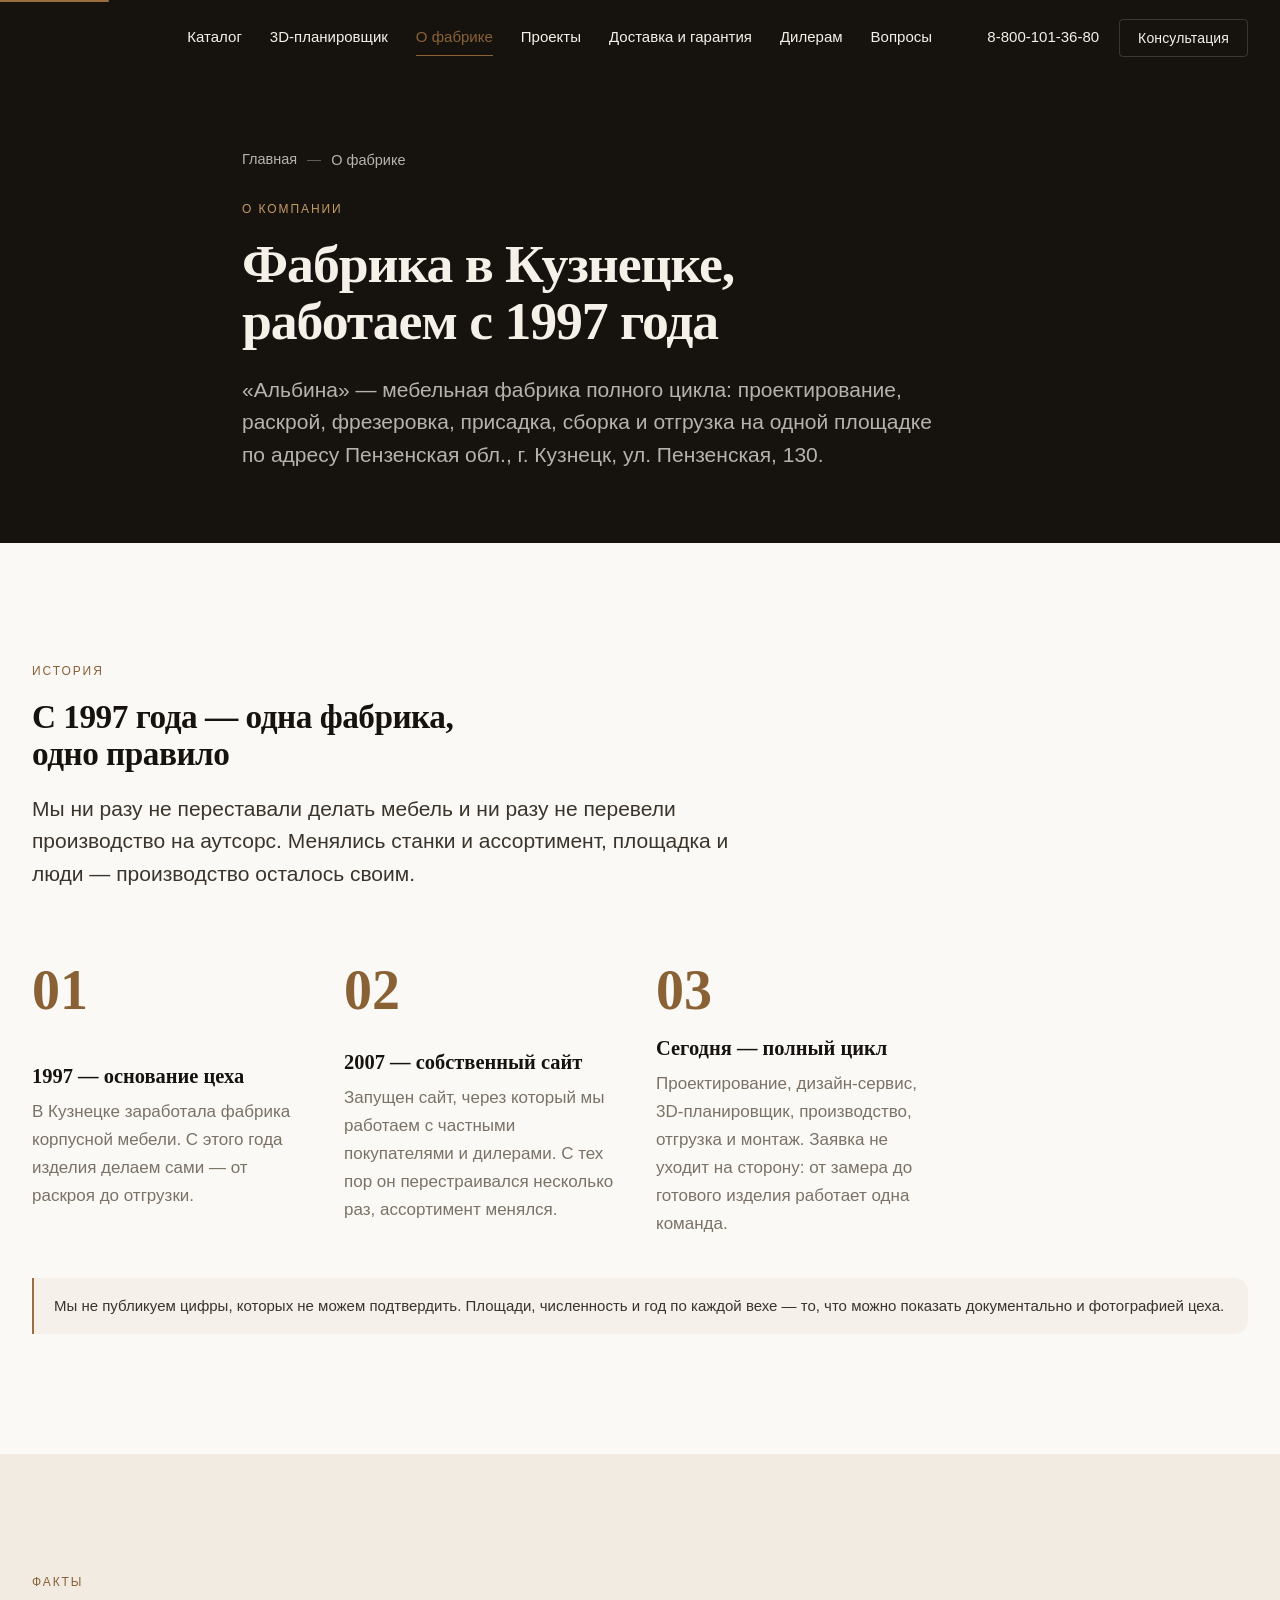
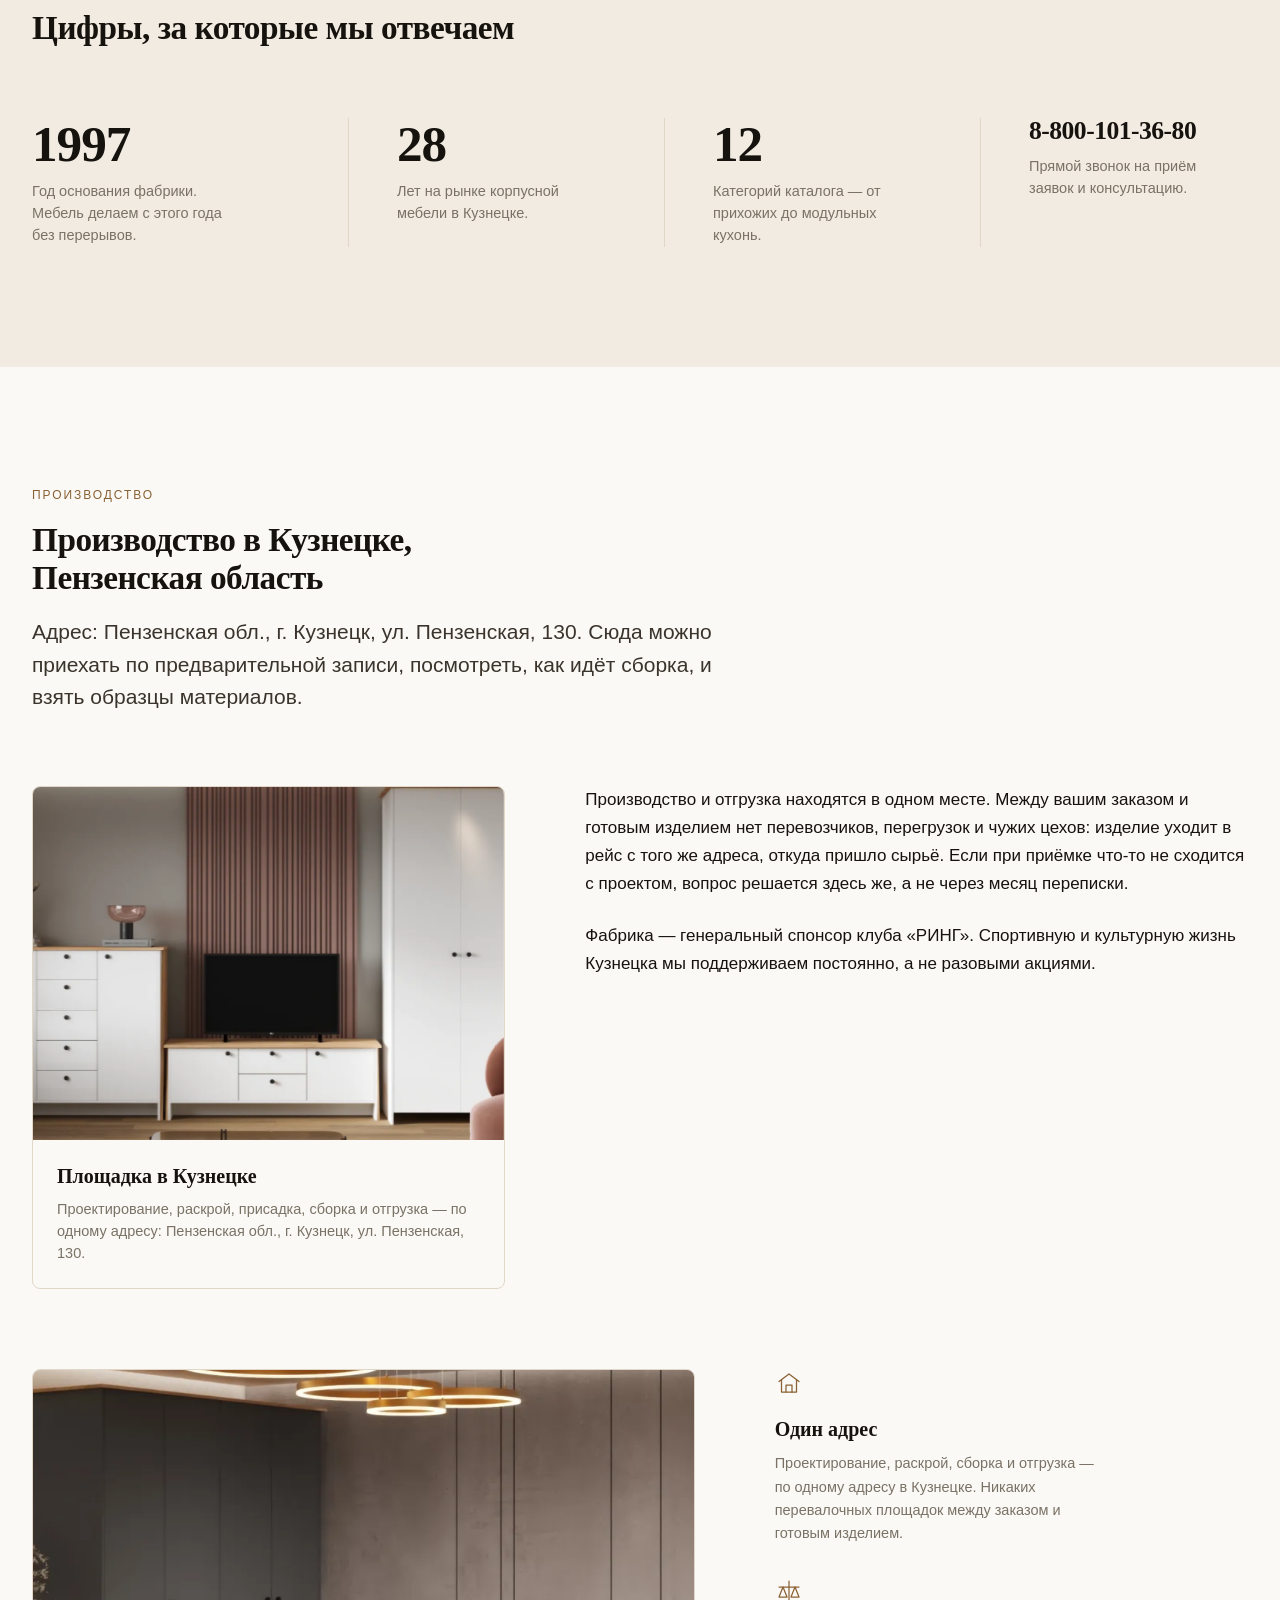
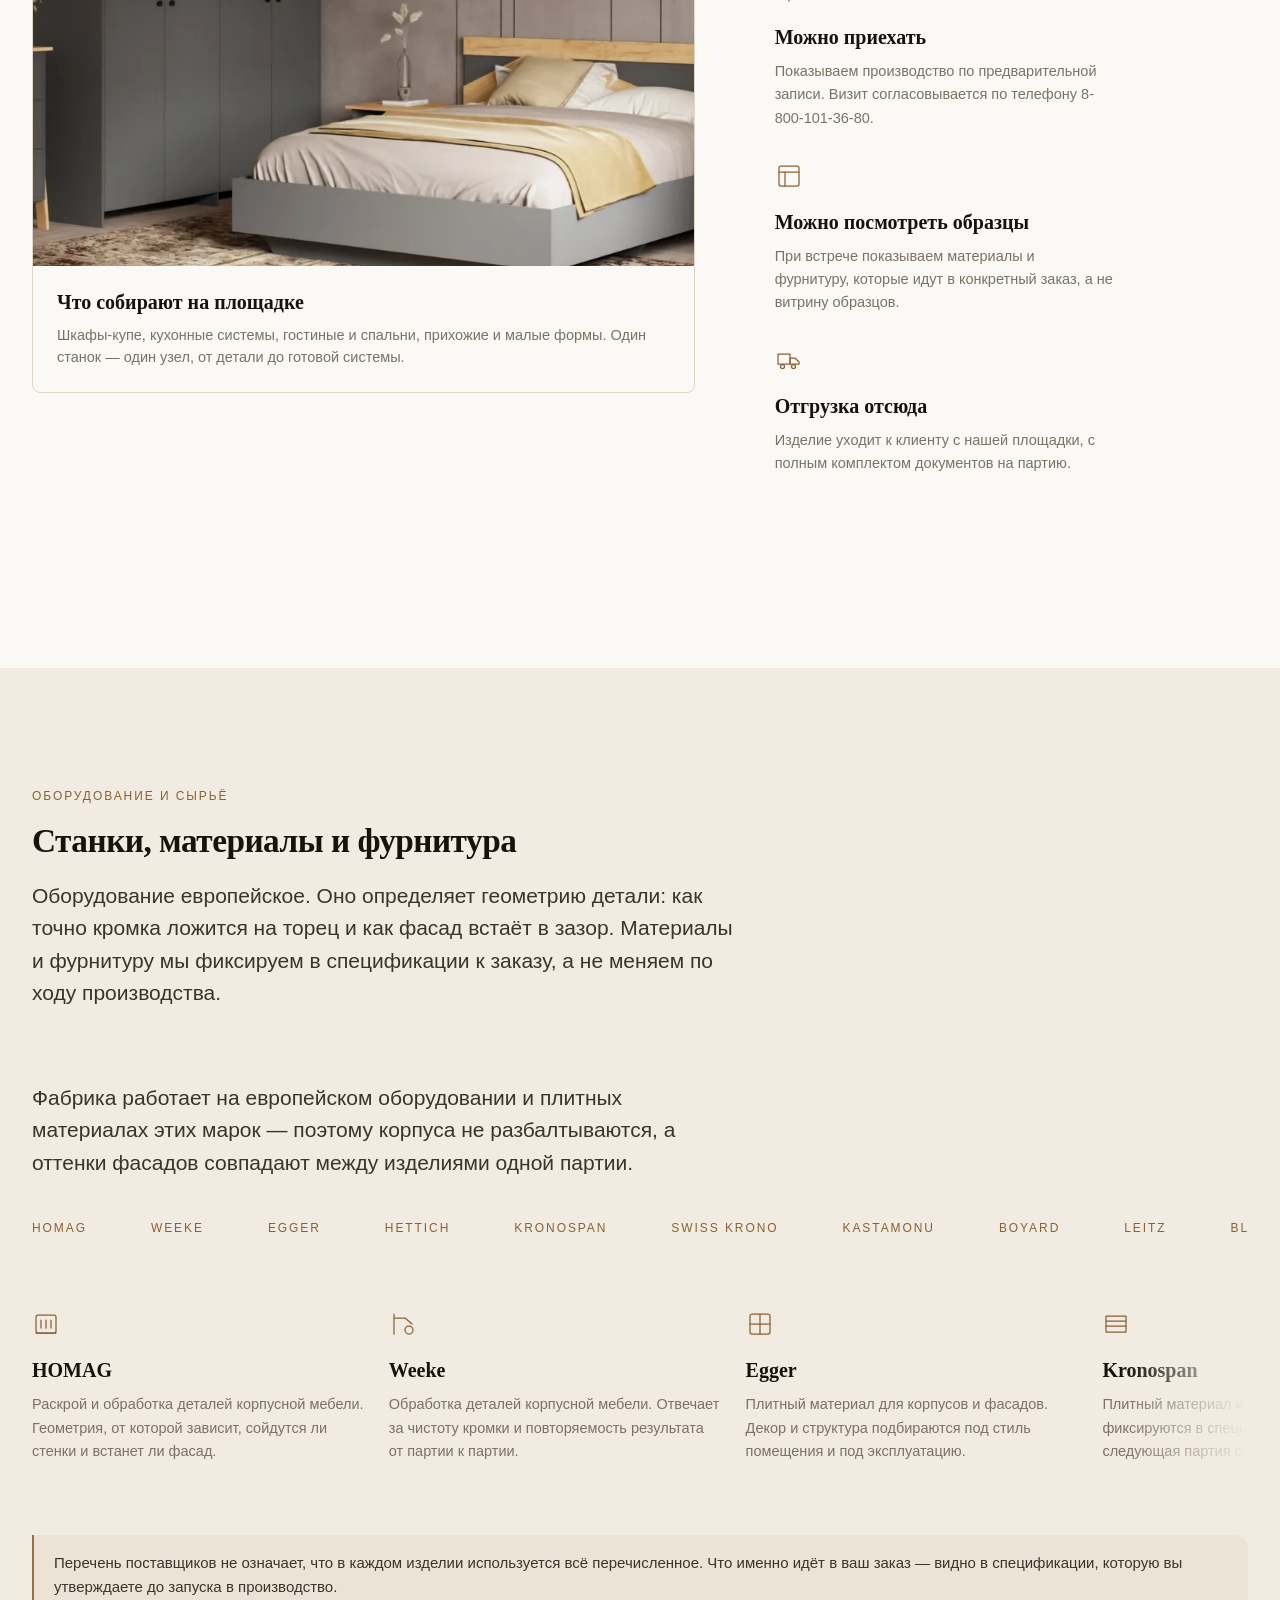
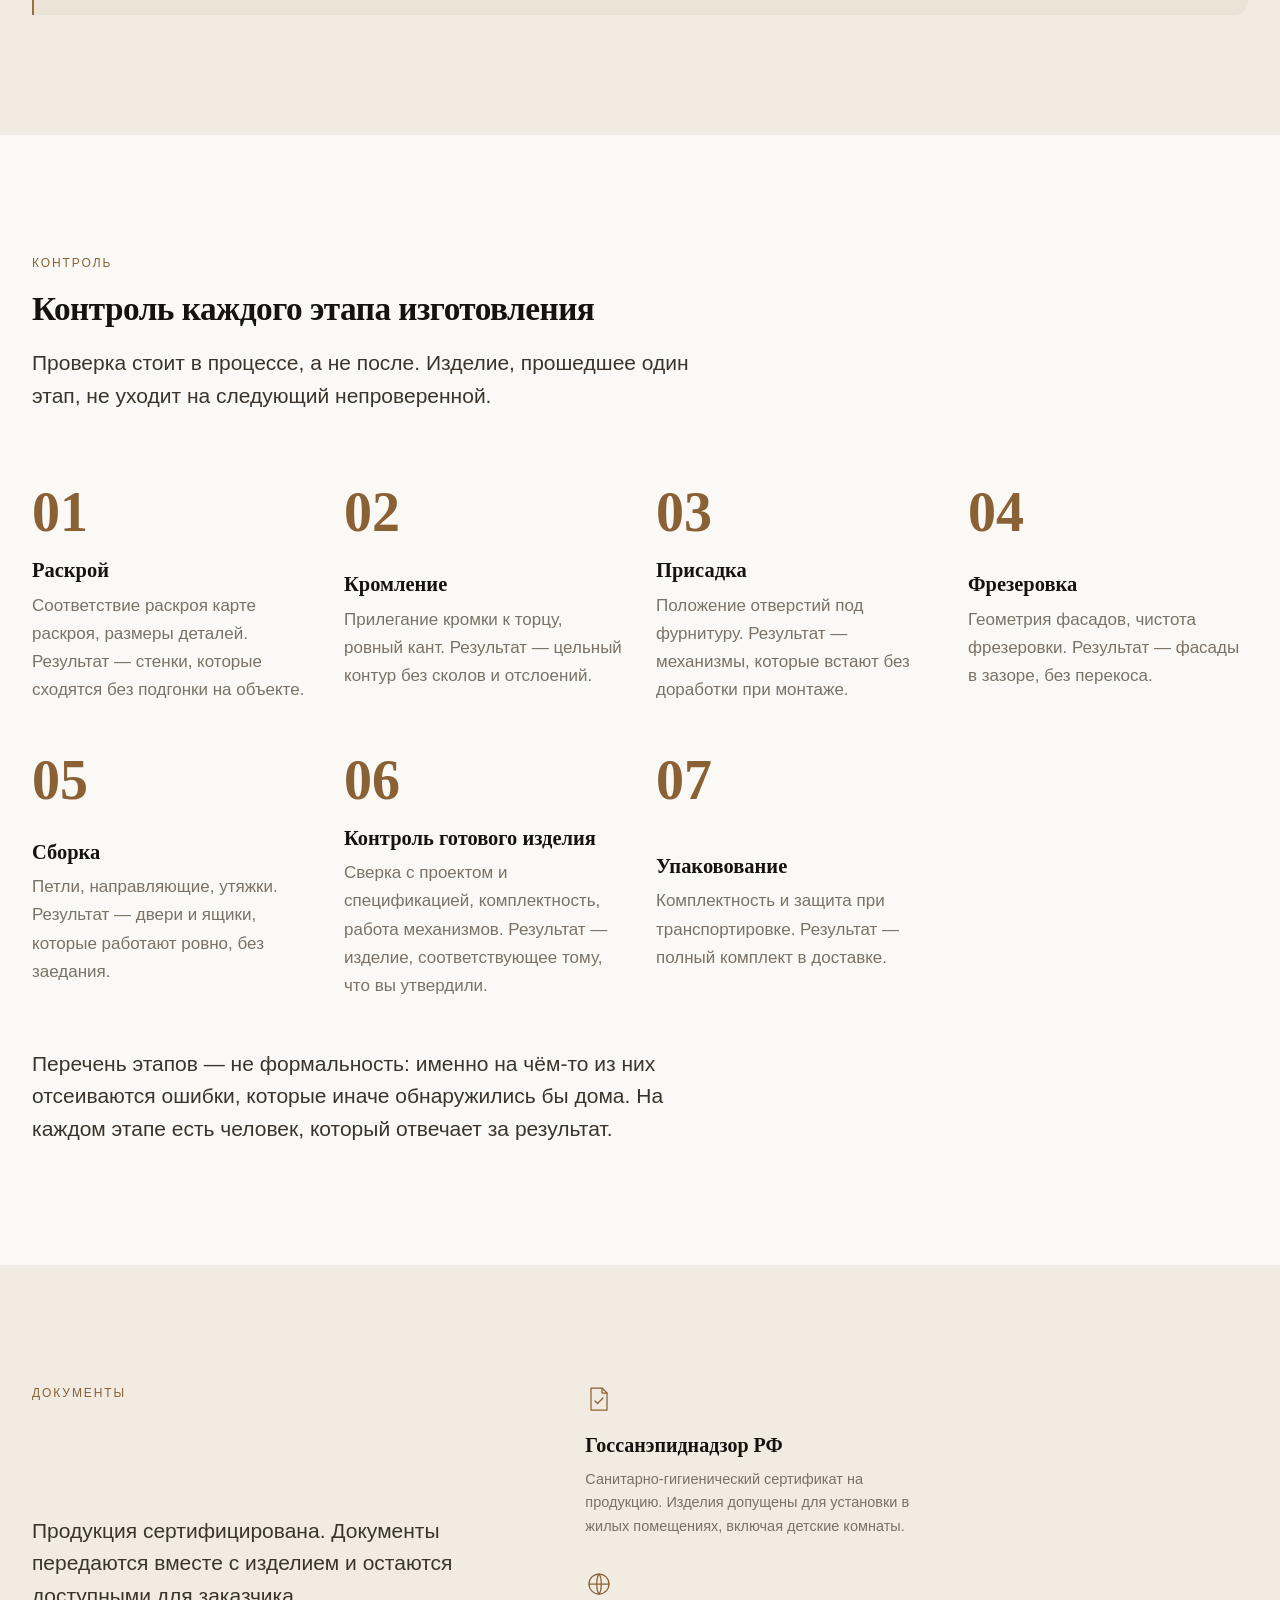
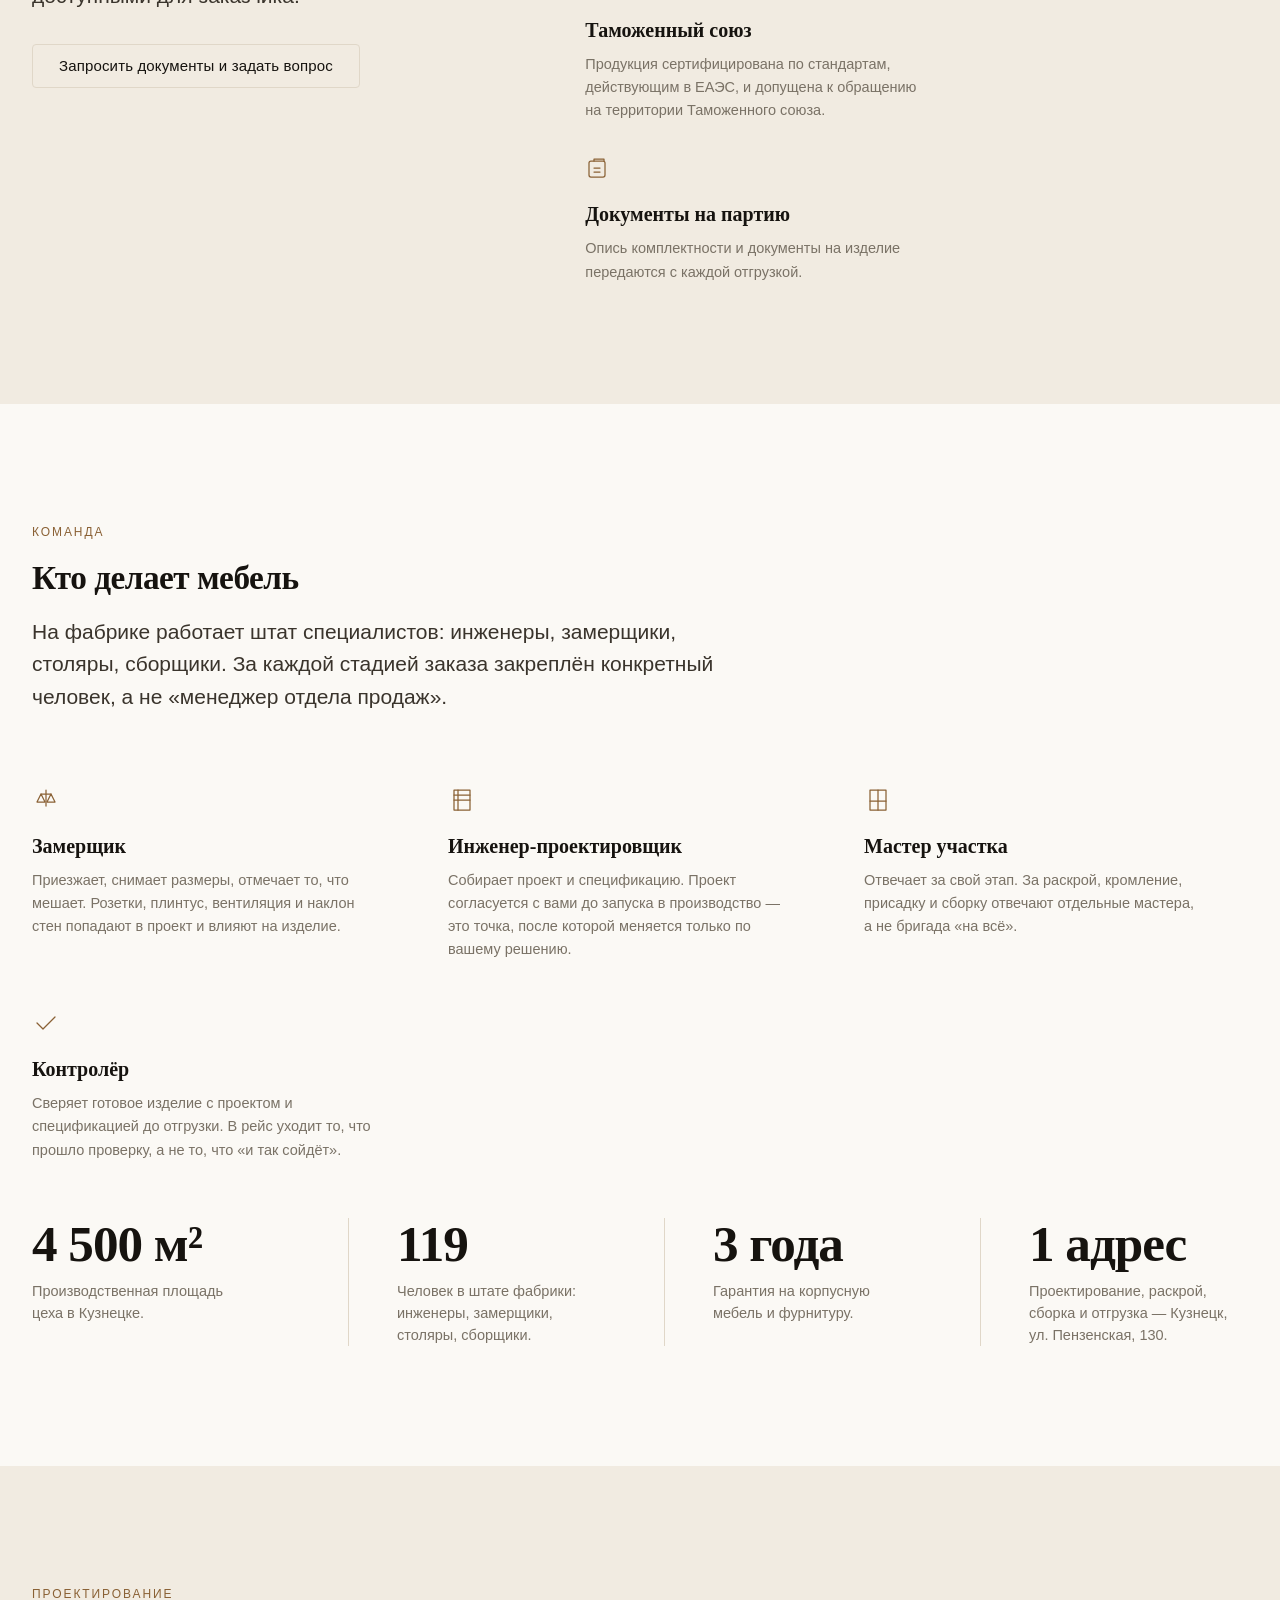
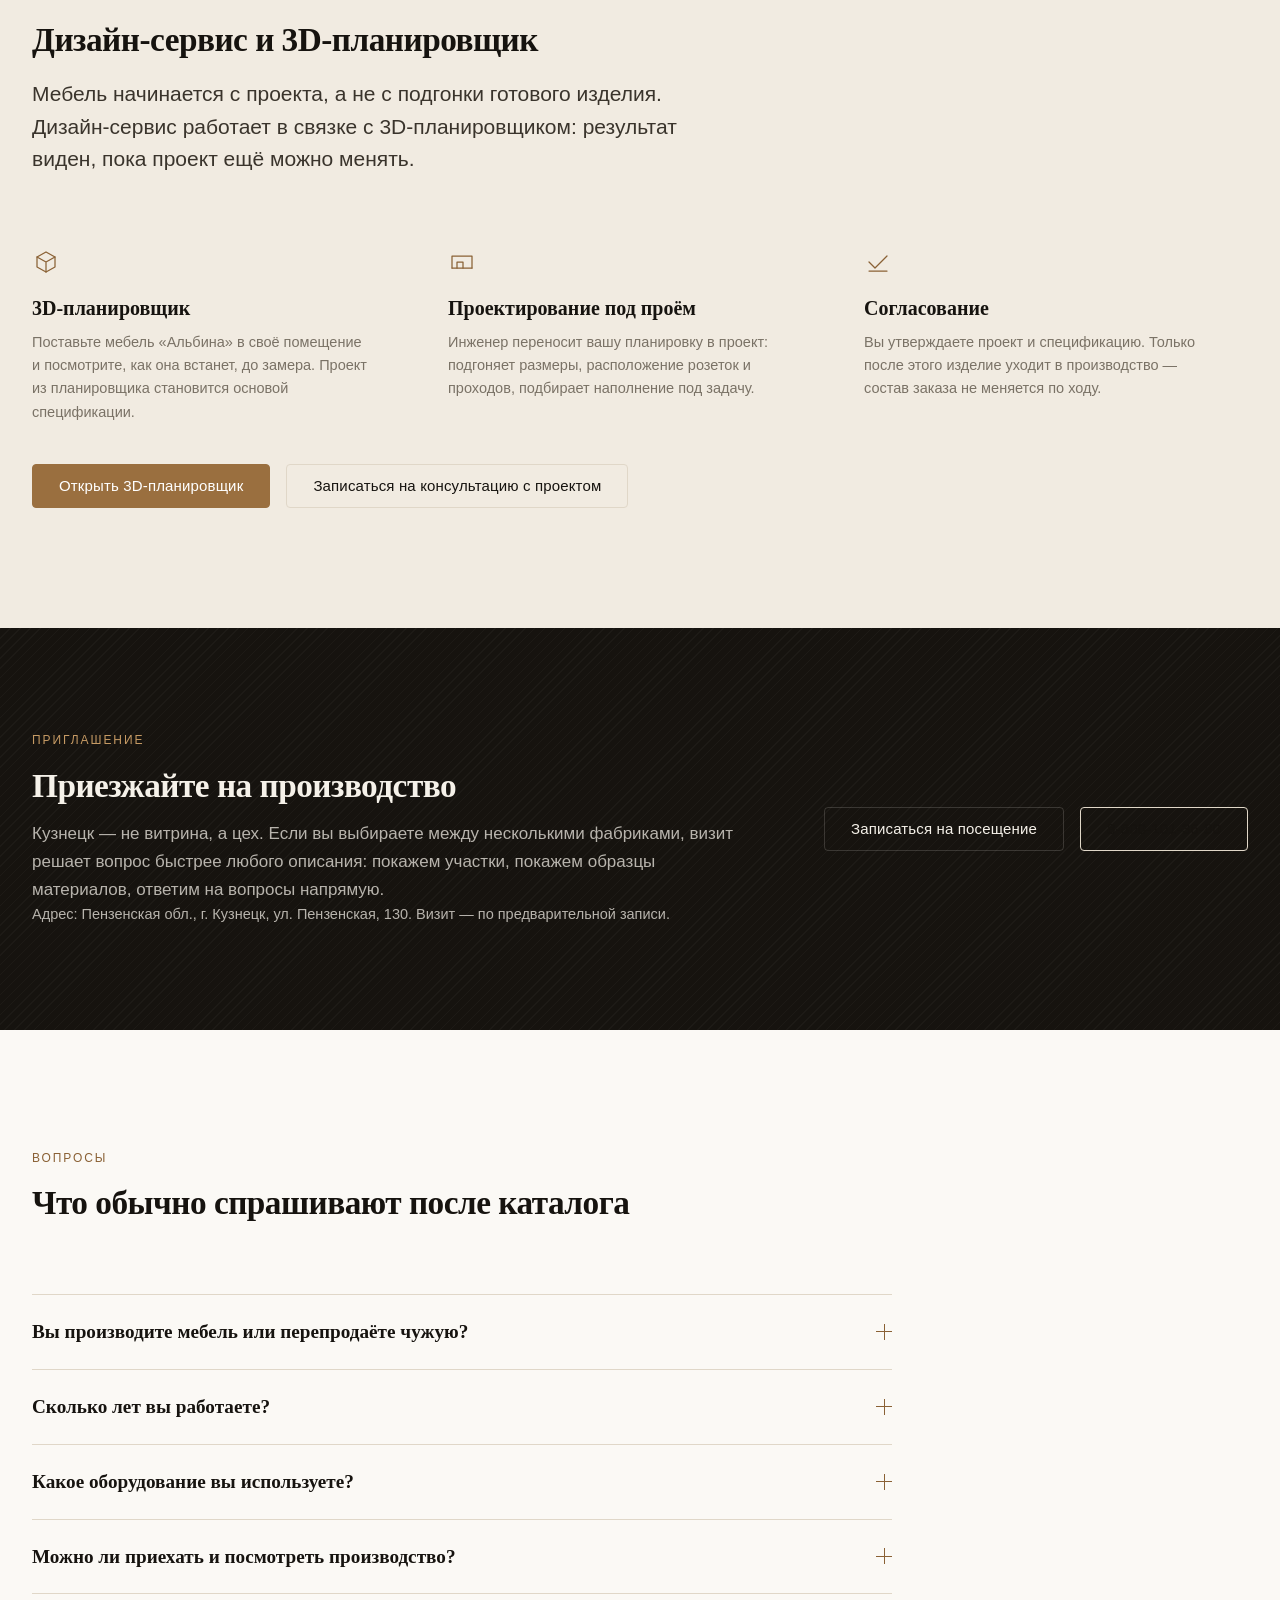
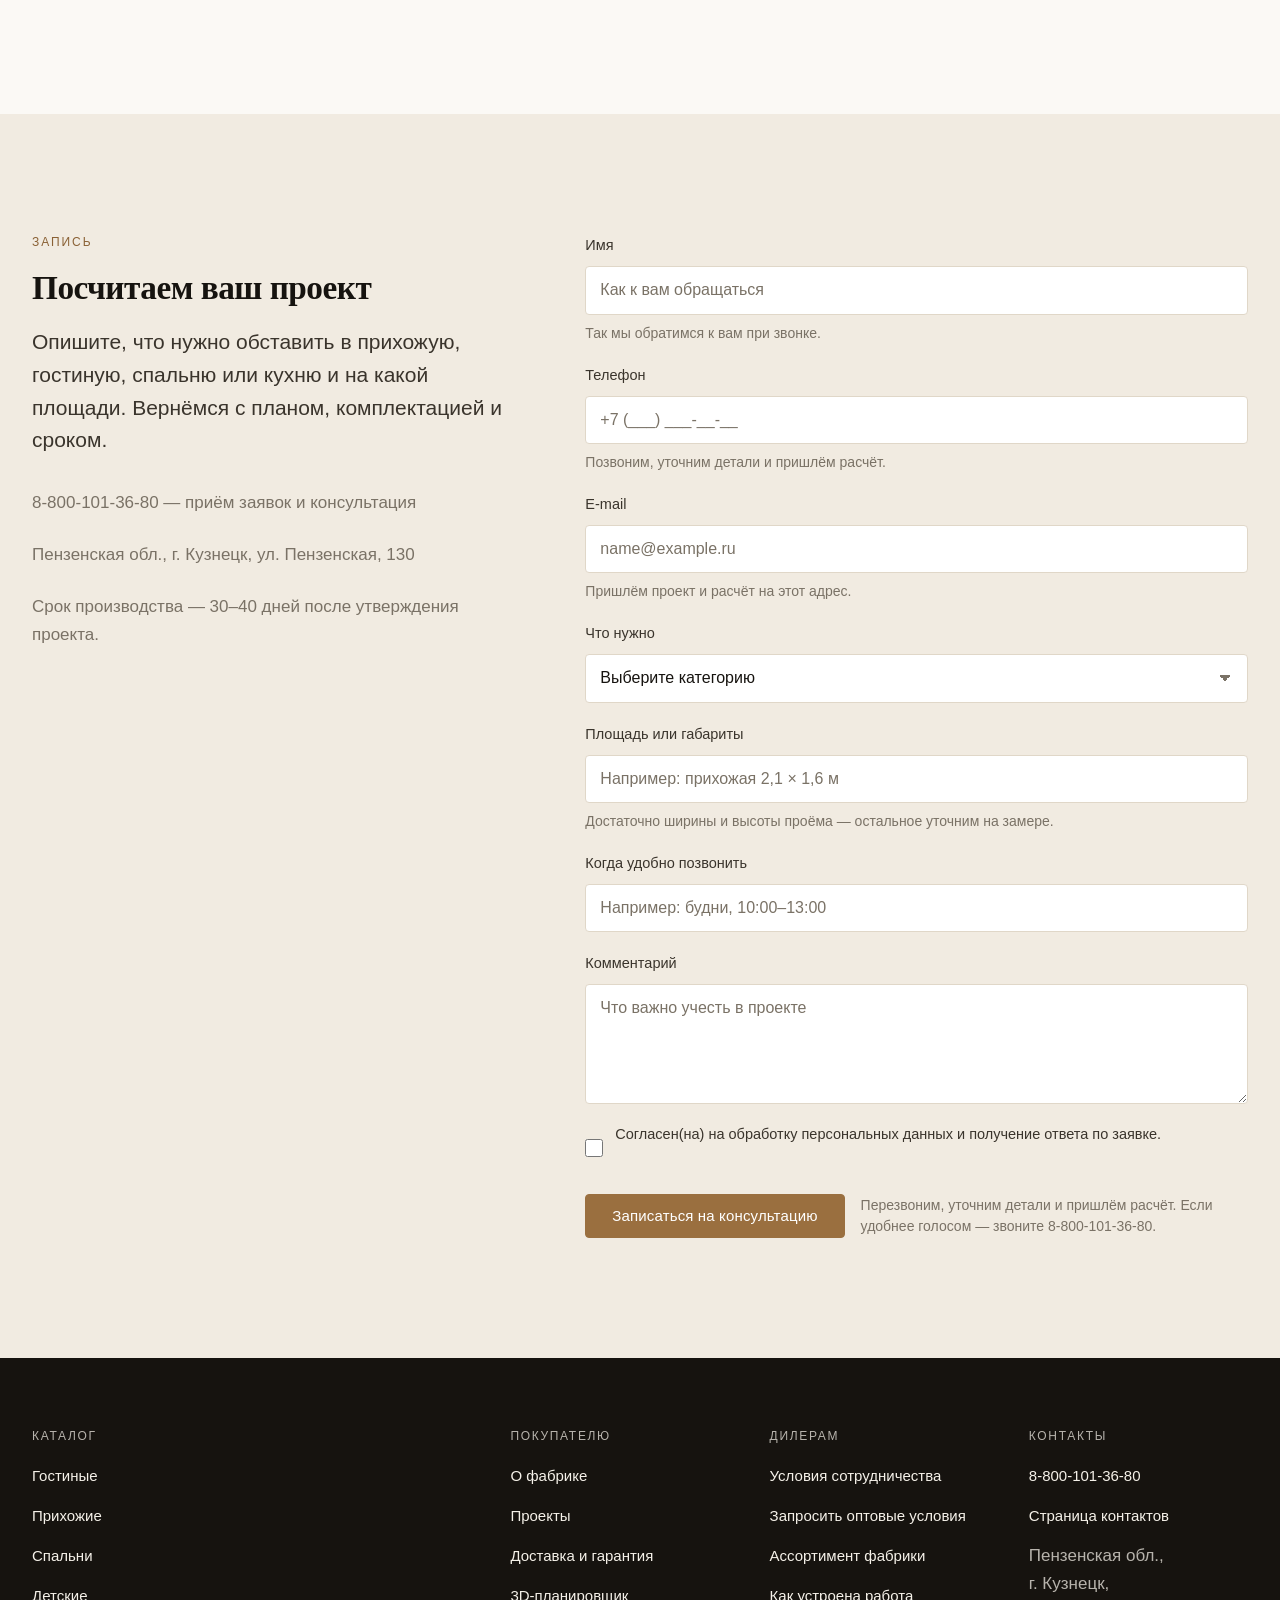
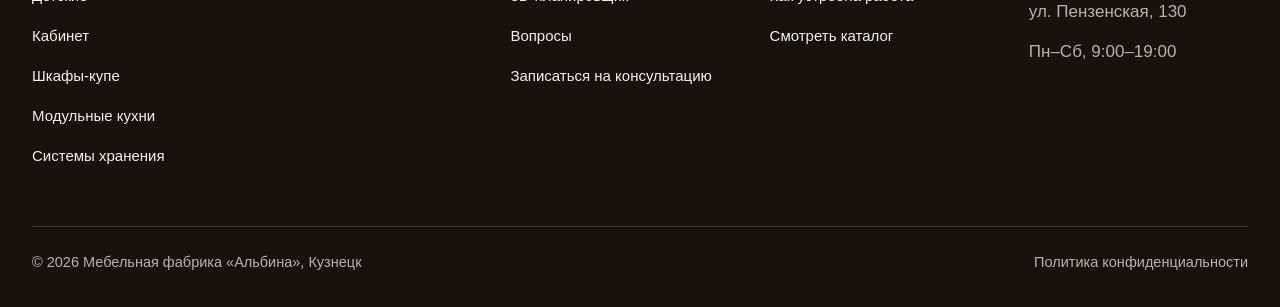
<file: about.html>
<!DOCTYPE html>
<html lang="ru">
<head>
  <meta charset="utf-8">
  <meta name="viewport" content="width=device-width, initial-scale=1">
  <title>О фабрике — мебельная фабрика «Альбина», Кузнецк с 1997 года</title>
  <meta name="description" content="Мебельная фабрика «Альбина» в Кузнецке Пензенской области: собственное производство с 1997 года, станки HOMAG и Weeke, контроль каждого этапа, санитарно-гигиенический сертификат и сертификация по стандартам Таможенного союза.">
  <link rel="stylesheet" href="assets/css/styles.css">
  <script>document.documentElement.classList.add('js');</script>
  <script src="assets/js/main.js" defer></script>
</head>
<body>
  <a class="skip-link" href="#main">Перейти к содержимому</a>

  <!-- ============================ ШАПКА ============================ -->
  <header class="header">
    <div class="container header__inner">
      <a class="logo" href="index.html">
        <img src="assets/img/logo-dark.svg" alt="Мебельная фабрика Альбина" width="128" height="58">
      </a>

      <nav class="nav" id="site-nav" aria-label="Основное меню">
        <ul class="nav__list">
          <li class="nav__item"><a class="nav__link" href="catalog.html">Каталог</a></li>
          <li class="nav__item"><a class="nav__link" href="planner.html">3D-планировщик</a></li>
          <li class="nav__item"><a class="nav__link is-active" href="about.html" aria-current="page">О фабрике</a></li>
          <li class="nav__item"><a class="nav__link" href="cases.html">Проекты</a></li>
          <li class="nav__item"><a class="nav__link" href="delivery.html">Доставка и гарантия</a></li>
          <li class="nav__item"><a class="nav__link" href="dealers.html">Дилерам</a></li>
          <li class="nav__item"><a class="nav__link" href="faq.html">Вопросы</a></li>
          <li class="nav__item"><a class="btn btn--primary nav__cta" href="contacts.html#consultation">Консультация</a></li>
        </ul>
      </nav>

      <div class="header__actions">
        <a class="header__phone" href="tel:88001013680">8-800-101-36-80</a>
        <a class="btn btn--primary btn--sm" href="contacts.html#consultation">Консультация</a>
      </div>

      <button class="burger" type="button" aria-label="Открыть меню" aria-expanded="false" aria-controls="site-nav" style="grid-column: 3;">
        <span></span><span></span><span></span>
      </button>
    </div>
  </header>

  <!-- ============================ ОСНОВНОЕ ============================ -->
  <main id="main">

    <!-- Шапка страницы -->
    <section class="page-hero">
      <div class="container page-hero__inner">
        <nav class="breadcrumbs" aria-label="Хлебные крошки">
          <a href="index.html">Главная</a>
          <span>О фабрике</span>
        </nav>
        <p class="eyebrow">О компании</p>
        <h1 class="h1" data-lines><span class="line"><span>Фабрика в Кузнецке,</span></span><span class="line"><span>работаем с 1997 года</span></span></h1>
        <p class="lead">«Альбина» — мебельная фабрика полного цикла: проектирование, раскрой, фрезеровка, присадка, сборка и отгрузка на одной площадке по адресу Пензенская обл., г. Кузнецк, ул. Пензенская, 130.</p>
      </div>
    </section>

    <!-- История -->
    <section class="section">
      <div class="container">
        <div class="section__head">
          <p class="eyebrow">История</p>
          <h2 class="h2" data-lines><span class="line"><span>С 1997 года — одна фабрика,</span></span><span class="line"><span>одно правило</span></span></h2>
          <p class="lead">Мы ни разу не переставали делать мебель и ни разу не перевели производство на аутсорс. Менялись станки и ассортимент, площадка и люди — производство осталось своим.</p>
        </div>

        <ol class="steps" data-stagger>
          <li class="steps__item">
            <div>
              <h3 class="steps__title">1997 — основание цеха</h3>
              <p class="steps__text">В Кузнецке заработала фабрика корпусной мебели. С этого года изделия делаем сами — от раскроя до отгрузки. <!-- ДЕМО-ДАННЫЕ: год основания цеха 1997 — на сайте подтверждается как год основания фабрики. Уточнить, совпадают ли дата основания предприятия и запуск цеха. --></p>
            </div>
          </li>
          <li class="steps__item">
            <div>
              <h3 class="steps__title">2007 — собственный сайт</h3>
              <p class="steps__text">Запущен сайт, через который мы работаем с частными покупателями и дилерами. С тех пор он перестраивался несколько раз, ассортимент менялся.</p>
            </div>
          </li>
          <li class="steps__item">
            <div>
              <h3 class="steps__title">Сегодня — полный цикл</h3>
              <p class="steps__text">Проектирование, дизайн-сервис, 3D-планировщик, производство, отгрузка и монтаж. Заявка не уходит на сторону: от замера до готового изделия работает одна команда.</p>
            </div>
          </li>
        </ol>

        <!-- ДЕМО-ДАННЫЕ: ниже — вехи, которые не подтверждены документально и намеренно
             не публикуются. Пустая шкала с пропусками выглядит хуже, чем её отсутствие.
             Заполнять только после проверки по документам. -->
        <div class="note" style="margin-top: 40px;">
          <p>Мы не публикуем цифры, которых не можем подтвердить. Площади, численность и год по каждой вехе — то, что можно показать документально и фотографией цеха.</p>
        </div>
      </div>
    </section>

    <!-- Цифры -->
    <section class="section section--tint">
      <div class="container">
        <div class="section__head">
          <p class="eyebrow">Факты</p>
          <h2 class="h2" data-lines><span class="line"><span>Цифры, за которые мы отвечаем</span></span></h2>
        </div>

        <div class="stats" data-stagger>
          <div class="stat">
            <!-- ДЕМО-ДАННЫЕ: 28 лет — счёт от 1997. Пересчитать от фактического года публикации страницы. -->
            <p class="stat__num" data-count-to="1997">1997</p>
            <p class="stat__label">Год основания фабрики. Мебель делаем с этого года без перерывов.</p>
          </div>
          <div class="stat">
            <p class="stat__num" data-count-to="28">28</p>
            <p class="stat__label">Лет на рынке корпусной мебели в Кузнецке.</p>
          </div>
          <div class="stat">
            <p class="stat__num" data-count-to="12">12</p>
            <p class="stat__label">Категорий каталога — от прихожих до модульных кухонь.</p>
          </div>
          <div class="stat">
            <!-- Инлайн-размер: телефон не помещается в кегль .stat__num, класс-модификатора в дизайн-системе нет. -->
            <p class="stat__num" style="font-size: clamp(20px, 2vw, 27px);"><a href="tel:88001013680">8-800-101-36-80</a></p>
            <p class="stat__label">Прямой звонок на приём заявок и консультацию.</p>
          </div>
        </div>
      </div>
    </section>

    <!-- Производство -->
    <section class="section">
      <div class="container">
        <div class="section__head">
          <p class="eyebrow">Производство</p>
          <h2 class="h2" data-lines><span class="line"><span>Производство в Кузнецке,</span></span><span class="line"><span>Пензенская область</span></span></h2>
          <p class="lead">Адрес: Пензенская обл., г. Кузнецк, ул. Пензенская, 130. Сюда можно приехать по предварительной записи, посмотреть, как идёт сборка, и взять образцы материалов.</p>
        </div>

        <!-- Первое фото: фото слева, текст справа -->
        <div class="split" style="margin-bottom: 80px;">
          <div>
            <article class="card">
              <div class="card__media">
                <img src="assets/img/about-1.webp" alt="Собственное производство корпусной мебели на фабрике" width="800" height="600" loading="lazy" data-parallax="0.08" style="position: absolute; top: -16%; left: 0; width: 100%; height: 132%;">
              </div>
              <div class="card__body">
                <h3 class="card__title">Площадка в Кузнецке</h3>
                <p class="card__meta">Проектирование, раскрой, присадка, сборка и отгрузка — по одному адресу: Пензенская обл., г. Кузнецк, ул. Пензенская, 130.</p>
              </div>
            </article>
          </div>

          <div>
            <p>Производство и отгрузка находятся в одном месте. Между вашим заказом и готовым изделием нет перевозчиков, перегрузок и чужих цехов: изделие уходит в рейс с того же адреса, откуда пришло сырьё. Если при приёмке что-то не сходится с проектом, вопрос решается здесь же, а не через месяц переписки.</p>
            <p style="margin-top: 24px;">Фабрика — генеральный спонсор клуба «РИНГ». Спортивную и культурную жизнь Кузнецка мы поддерживаем постоянно, а не разовыми акциями.</p>
          </div>
        </div>

        <!-- Второе фото: зеркальная композиция, фото слева на всю ширину колонки -->
        <div class="split split--reverse" style="margin-bottom: 72px;">
          <div>
            <div class="features" style="grid-template-columns: 1fr; gap: 32px;" data-stagger>
              <div class="feature">
                <div class="feature__icon" aria-hidden="true">
                  <svg viewBox="0 0 28 28" focusable="false"><path d="M4 12.5 14 5l10 7.5"/><path d="M6.5 11v12h15V11"/><path d="M11 23v-7h6v7"/></svg>
                </div>
                <h3 class="feature__title">Один адрес</h3>
                <p class="feature__text">Проектирование, раскрой, сборка и отгрузка — по одному адресу в Кузнецке. Никаких перевалочных площадок между заказом и готовым изделием.</p>
              </div>
              <div class="feature">
                <div class="feature__icon" aria-hidden="true">
                  <svg viewBox="0 0 28 28" focusable="false"><path d="M14 4v20"/><path d="M4 10h20"/><path d="M8 10 4 20h8Z"/><path d="m20 10-4 10h8Z"/></svg>
                </div>
                <h3 class="feature__title">Можно приехать</h3>
                <p class="feature__text">Показываем производство по предварительной записи. Визит согласовывается по телефону 8-800-101-36-80.</p>
              </div>
              <div class="feature">
                <div class="feature__icon" aria-hidden="true">
                  <svg viewBox="0 0 28 28" focusable="false"><rect x="4" y="4" width="20" height="20" rx="2"/><path d="M4 10h20"/><path d="M10 10v14"/></svg>
                </div>
                <h3 class="feature__title">Можно посмотреть образцы</h3>
                <p class="feature__text">При встрече показываем материалы и фурнитуру, которые идут в конкретный заказ, а не витрину образцов.</p>
              </div>
              <div class="feature">
                <div class="feature__icon" aria-hidden="true">
                  <svg viewBox="0 0 28 28" focusable="false"><path d="M3 8h12v10H3z"/><path d="M15 12h5l4 4v2h-9z"/><circle cx="7.5" cy="20.5" r="2"/><circle cx="18.5" cy="20.5" r="2"/></svg>
                </div>
                <h3 class="feature__title">Отгрузка отсюда</h3>
                <p class="feature__text">Изделие уходит к клиенту с нашей площадки, с полным комплектом документов на партию.</p>
              </div>
            </div>
          </div>

          <div>
            <article class="card">
              <div class="card__media">
                <img src="assets/img/about-2.webp" alt="Интерьер, собранный из корпусной мебели фабрики" width="800" height="600" loading="lazy" data-parallax="0.08" style="position: absolute; top: -16%; left: 0; width: 100%; height: 132%;">
              </div>
              <div class="card__body">
                <h3 class="card__title">Что собирают на площадке</h3>
                <p class="card__meta">Шкафы-купе, кухонные системы, гостиные и спальни, прихожие и малые формы. Один станок — один узел, от детали до готовой системы.</p>
              </div>
            </article>
          </div>
        </div>
      </div>
    </section>

    <!-- Оборудование и сырьё -->
    <section class="section section--tint">
      <div class="container">
        <div class="section__head">
          <p class="eyebrow">Оборудование и сырьё</p>
          <h2 class="h2" data-lines><span class="line"><span>Станки, материалы и фурнитура</span></span></h2>
          <p class="lead">Оборудование европейское. Оно определяет геометрию детали: как точно кромка ложится на торец и как фасад встаёт в зазор. Материалы и фурнитуру мы фиксируем в спецификации к заказу, а не меняем по ходу производства.</p>
        </div>

        <p class="lead" style="margin-bottom: 40px;">Фабрика работает на европейском оборудовании и плитных материалах этих марок — поэтому корпуса не разбалтываются, а оттенки фасадов совпадают между изделиями одной партии.</p>

        <div data-marquee data-speed="42" style="margin-bottom: 56px;">
          <div class="marquee__track">
            <span class="eyebrow">HOMAG</span><span class="eyebrow">Weeke</span><span class="eyebrow">Egger</span><span class="eyebrow">Hettich</span><span class="eyebrow">Kronospan</span><span class="eyebrow">Swiss Krono</span><span class="eyebrow">Kastamonu</span><span class="eyebrow">BOYARD</span><span class="eyebrow">Leitz</span><span class="eyebrow">Blanco</span>
          </div>
        </div>

        <div class="rail" data-stagger>
          <div class="feature">
            <div class="feature__icon" aria-hidden="true">
              <svg viewBox="0 0 28 28" focusable="false"><rect x="4" y="5" width="20" height="18" rx="2"/><path d="M9 10v8M14 10v8M19 10v8"/><path d="M4 23h20"/></svg>
            </div>
            <h3 class="feature__title">HOMAG</h3>
            <p class="feature__text">Раскрой и обработка деталей корпусной мебели. Геометрия, от которой зависит, сойдутся ли стенки и встанет ли фасад.</p>
          </div>
          <div class="feature">
            <div class="feature__icon" aria-hidden="true">
              <svg viewBox="0 0 28 28" focusable="false"><path d="M5 4v20M5 8h11l7 6"/><circle cx="20" cy="20" r="4"/></svg>
            </div>
            <h3 class="feature__title">Weeke</h3>
            <p class="feature__text">Обработка деталей корпусной мебели. Отвечает за чистоту кромки и повторяемость результата от партии к партии.</p>
          </div>
          <div class="feature">
            <div class="feature__icon" aria-hidden="true">
              <svg viewBox="0 0 28 28" focusable="false"><rect x="4" y="4" width="20" height="20" rx="2"/><path d="M4 14h20M14 4v20"/></svg>
            </div>
            <h3 class="feature__title">Egger</h3>
            <p class="feature__text">Плитный материал для корпусов и фасадов. Декор и структура подбираются под стиль помещения и под эксплуатацию.</p>
          </div>
          <div class="feature">
            <div class="feature__icon" aria-hidden="true">
              <svg viewBox="0 0 28 28" focusable="false"><path d="M4 6h20v16H4z"/><path d="M4 11h20M4 16h20"/></svg>
            </div>
            <h3 class="feature__title">Kronospan</h3>
            <p class="feature__text">Плитный материал и кромка. Позиции фиксируются в спецификации, чтобы следующая партия совпала с предыдущей.</p>
          </div>
          <div class="feature">
            <div class="feature__icon" aria-hidden="true">
              <svg viewBox="0 0 28 28" focusable="false"><path d="M5 6h18v16H5z"/><path d="M5 11h18"/><path d="M10 16h8"/><circle cx="19" cy="17" r="1.5"/></svg>
            </div>
            <h3 class="feature__title">Hettich</h3>
            <p class="feature__text">Фурнитура: направляющие, петли, подъёмники. Механизм подбирается под вес фасада и под то, как им будут пользоваться.</p>
          </div>
          <div class="feature">
            <div class="feature__icon" aria-hidden="true">
              <svg viewBox="0 0 28 28" focusable="false"><path d="M14 3.5 24 9v10l-10 5.5L4 19V9Z"/><path d="m9.5 12 4.5 2.7 4.5-2.7M14 14.7V21"/></svg>
            </div>
            <h3 class="feature__title">Что это даёт</h3>
            <p class="feature__text">Станки и поставщики названы не для галочки. Между ними стоит контроль этапов — о нём ниже.</p>
          </div>
        </div>

        <div class="note" style="margin-top: 48px;">
          <p>Перечень поставщиков не означает, что в каждом изделии используется всё перечисленное. Что именно идёт в ваш заказ — видно в спецификации, которую вы утверждаете до запуска в производство.</p>
        </div>
      </div>
    </section>

    <!-- Контроль качества -->
    <section class="section">
      <div class="container">
        <div class="section__head">
          <p class="eyebrow">Контроль</p>
          <h2 class="h2" data-lines><span class="line"><span>Контроль каждого этапа изготовления</span></span></h2>
          <p class="lead">Проверка стоит в процессе, а не после. Изделие, прошедшее один этап, не уходит на следующий непроверенной.</p>
        </div>

        <ol class="steps" data-stagger>
          <li class="steps__item">
            <div>
              <h3 class="steps__title">Раскрой</h3>
              <p class="steps__text">Соответствие раскроя карте раскроя, размеры деталей. Результат — стенки, которые сходятся без подгонки на объекте.</p>
            </div>
          </li>
          <li class="steps__item">
            <div>
              <h3 class="steps__title">Кромление</h3>
              <p class="steps__text">Прилегание кромки к торцу, ровный кант. Результат — цельный контур без сколов и отслоений.</p>
            </div>
          </li>
          <li class="steps__item">
            <div>
              <h3 class="steps__title">Присадка</h3>
              <p class="steps__text">Положение отверстий под фурнитуру. Результат — механизмы, которые встают без доработки при монтаже.</p>
            </div>
          </li>
          <li class="steps__item">
            <div>
              <h3 class="steps__title">Фрезеровка</h3>
              <p class="steps__text">Геометрия фасадов, чистота фрезеровки. Результат — фасады в зазоре, без перекоса.</p>
            </div>
          </li>
          <li class="steps__item">
            <div>
              <h3 class="steps__title">Сборка</h3>
              <p class="steps__text">Петли, направляющие, утяжки. Результат — двери и ящики, которые работают ровно, без заедания.</p>
            </div>
          </li>
          <li class="steps__item">
            <div>
              <h3 class="steps__title">Контроль готового изделия</h3>
              <p class="steps__text">Сверка с проектом и спецификацией, комплектность, работа механизмов. Результат — изделие, соответствующее тому, что вы утвердили.</p>
            </div>
          </li>
          <li class="steps__item">
            <div>
              <h3 class="steps__title">Упаковование</h3>
              <p class="steps__text">Комплектность и защита при транспортировке. Результат — полный комплект в доставке.</p>
            </div>
          </li>
        </ol>

        <p class="lead" style="margin-top: 48px;">Перечень этапов — не формальность: именно на чём-то из них отсеиваются ошибки, которые иначе обнаружились бы дома. На каждом этапе есть человек, который отвечает за результат.</p>
      </div>
    </section>

    <!-- Документы: текст слева, сертификаты справа -->
    <section class="section section--tint">
      <div class="container">
        <div class="split">
          <div>
            <div class="section__head" style="margin-bottom: 32px;">
              <p class="eyebrow">Документы</p>
              <h2 class="h2" data-lines><span class="line"><span>Сертификаты</span></span><span class="line"><span>и документы на изделия</span></span></h2>
              <p class="lead">Продукция сертифицирована. Документы передаются вместе с изделием и остаются доступными для заказчика.</p>
            </div>

            <p>
              <a class="btn btn--ghost" data-magnetic href="contacts.html#consultation">Запросить документы и задать вопрос</a>
            </p>
          </div>

          <div>
            <div class="features" style="grid-template-columns: 1fr; gap: 32px;" data-stagger>
              <div class="feature">
                <div class="feature__icon" aria-hidden="true">
                  <svg viewBox="0 0 28 28" focusable="false"><path d="M6 3h11l5 5v17H6z"/><path d="M17 3v5h5"/><path d="m10 16 2.5 2.5L18 13"/></svg>
                </div>
                <h3 class="feature__title">Госсанэпиднадзор РФ</h3>
                <p class="feature__text">Санитарно-гигиенический сертификат на продукцию. Изделия допущены для установки в жилых помещениях, включая детские комнаты.</p>
              </div>
              <div class="feature">
                <div class="feature__icon" aria-hidden="true">
                  <svg viewBox="0 0 28 28" focusable="false"><circle cx="14" cy="14" r="10"/><path d="M4 14h20"/><path d="M14 4c3 3.4 3 16.6 0 20M14 4c-3 3.4-3 16.6 0 20"/></svg>
                </div>
                <h3 class="feature__title">Таможенный союз</h3>
                <p class="feature__text">Продукция сертифицирована по стандартам, действующим в ЕАЭС, и допущена к обращению на территории Таможенного союза.</p>
              </div>
              <div class="feature">
                <div class="feature__icon" aria-hidden="true">
                  <svg viewBox="0 0 28 28" focusable="false"><rect x="4" y="7" width="16" height="16" rx="2"/><path d="M9 7V5h10v2"/><path d="M9 14h6M9 18h6"/></svg>
                </div>
                <h3 class="feature__title">Документы на партию</h3>
                <p class="feature__text">Опись комплектности и документы на изделие передаются с каждой отгрузкой. <!-- ДЕМО-ДАННЫЕ: точный перечень документов на партию. Заменить на реальный после сверки с бухгалтерией и логистикой. --></p>
              </div>
            </div>
          </div>
        </div>
      </div>
    </section>

    <!-- Команда -->
    <section class="section">
      <div class="container">
        <div class="section__head">
          <p class="eyebrow">Команда</p>
          <h2 class="h2" data-lines><span class="line"><span>Кто делает мебель</span></span></h2>
          <p class="lead">На фабрике работает штат специалистов: инженеры, замерщики, столяры, сборщики. За каждой стадией заказа закреплён конкретный человек, а не «менеджер отдела продаж».</p>
        </div>

        <div class="features" data-stagger>
          <div class="feature">
            <div class="feature__icon" aria-hidden="true">
              <svg viewBox="0 0 28 28" focusable="false"><path d="M14 4v16"/><path d="M9 8h10"/><path d="m9 8-4 8h8Z"/><path d="m19 8-4 8h8Z"/></svg>
            </div>
            <h3 class="feature__title">Замерщик</h3>
            <p class="feature__text">Приезжает, снимает размеры, отмечает то, что мешает. Розетки, плинтус, вентиляция и наклон стен попадают в проект и влияют на изделие.</p>
          </div>
          <div class="feature">
            <div class="feature__icon" aria-hidden="true">
              <svg viewBox="0 0 28 28" focusable="false"><path d="M6 4h16v20H6z"/><path d="M6 9h16M6 14h16M10 4v20"/></svg>
            </div>
            <h3 class="feature__title">Инженер-проектировщик</h3>
            <p class="feature__text">Собирает проект и спецификацию. Проект согласуется с вами до запуска в производство — это точка, после которой меняется только по вашему решению.</p>
          </div>
          <div class="feature">
            <div class="feature__icon" aria-hidden="true">
              <svg viewBox="0 0 28 28" focusable="false"><path d="M6 24V4h16v20z"/><path d="M6 15h16"/><path d="M14 4v20"/></svg>
            </div>
            <h3 class="feature__title">Мастер участка</h3>
            <p class="feature__text">Отвечает за свой этап. За раскрой, кромление, присадку и сборку отвечают отдельные мастера, а не бригада «на всё».</p>
          </div>
          <div class="feature">
            <div class="feature__icon" aria-hidden="true">
              <svg viewBox="0 0 28 28" focusable="false"><path d="m5 14 6 6L23 8"/></svg>
            </div>
            <h3 class="feature__title">Контролёр</h3>
            <p class="feature__text">Сверяет готовое изделие с проектом и спецификацией до отгрузки. В рейс уходит то, что прошло проверку, а не то, что «и так сойдёт».</p>
          </div>
        </div>

        <div class="stats" style="margin-top: 56px;" data-stagger>
          <!-- ДЕМО-ДАННЫЕ: площадь производства. Заменить на реальный показатель. -->
          <div class="stat">
            <p class="stat__num">4 500 м²</p>
            <p class="stat__label">Производственная площадь цеха в Кузнецке.</p>
          </div>
          <!-- ДЕМО-ДАННЫЕ: численность команды. Заменить на реальный штат. -->
          <div class="stat">
            <p class="stat__num" data-count-to="120">120</p>
            <p class="stat__label">Человек в штате фабрики: инженеры, замерщики, столяры, сборщики.</p>
          </div>
          <div class="stat">
            <p class="stat__num">3 года</p>
            <p class="stat__label">Гарантия на корпусную мебель и фурнитуру. <!-- ДЕМО-ДАННЫЕ: срок гарантии. Подтвердить по договору и передать в «Доставка и гарантия». --></p>
          </div>
          <div class="stat">
            <p class="stat__num">1 адрес</p>
            <p class="stat__label">Проектирование, раскрой, сборка и отгрузка — Кузнецк, ул. Пензенская, 130.</p>
          </div>
        </div>
      </div>
    </section>

    <!-- Дизайн-сервис и 3D-планировщик -->
    <section class="section section--tint">
      <div class="container">
        <div class="section__head">
          <p class="eyebrow">Проектирование</p>
          <h2 class="h2" data-lines><span class="line"><span>Дизайн-сервис и 3D-планировщик</span></span></h2>
          <p class="lead">Мебель начинается с проекта, а не с подгонки готового изделия. Дизайн-сервис работает в связке с 3D-планировщиком: результат виден, пока проект ещё можно менять.</p>
        </div>

        <div class="features" data-stagger>
          <div class="feature">
            <div class="feature__icon" aria-hidden="true">
              <svg viewBox="0 0 28 28" focusable="false"><path d="m14 4 9 5v10l-9 5-9-5V9z"/><path d="m5 9 9 5 9-5M14 14v10"/></svg>
            </div>
            <h3 class="feature__title">3D-планировщик</h3>
            <p class="feature__text">Поставьте мебель «Альбина» в своё помещение и посмотрите, как она встанет, до замера. Проект из планировщика становится основой спецификации.</p>
          </div>
          <div class="feature">
            <div class="feature__icon" aria-hidden="true">
              <svg viewBox="0 0 28 28" focusable="false"><path d="M4 20V8h20v12"/><path d="M4 20h20"/><path d="M9 20v-6h6v6"/></svg>
            </div>
            <h3 class="feature__title">Проектирование под проём</h3>
            <p class="feature__text">Инженер переносит вашу планировку в проект: подгоняет размеры, расположение розеток и проходов, подбирает наполнение под задачу.</p>
          </div>
          <div class="feature">
            <div class="feature__icon" aria-hidden="true">
              <svg viewBox="0 0 28 28" focusable="false"><path d="m5 14 6 6L23 8"/><path d="M5 23h18"/></svg>
            </div>
            <h3 class="feature__title">Согласование</h3>
            <p class="feature__text">Вы утверждаете проект и спецификацию. Только после этого изделие уходит в производство — состав заказа не меняется по ходу.</p>
          </div>
        </div>

        <div class="row" style="margin-top: 40px;">
          <a class="btn btn--primary" data-magnetic href="planner.html">Открыть 3D-планировщик</a>
          <a class="btn btn--ghost" data-magnetic href="contacts.html#consultation">Записаться на консультацию с проектом</a>
        </div>
      </div>
    </section>

    <!-- Баннер: приглашение на производство -->
    <div class="banner">
      <div class="container banner__inner">
        <div class="banner__text">
          <p class="eyebrow">Приглашение</p>
          <h2 class="h2" data-lines><span class="line"><span>Приезжайте на производство</span></span></h2>
          <p>Кузнецк — не витрина, а цех. Если вы выбираете между несколькими фабриками, визит решает вопрос быстрее любого описания: покажем участки, покажем образцы материалов, ответим на вопросы напрямую.</p>
          <p class="small">Адрес: Пензенская обл., г. Кузнецк, ул. Пензенская, 130. Визит — по предварительной записи.</p>
        </div>
        <div class="banner__actions">
          <a class="btn btn--light" data-magnetic href="contacts.html#consultation">Записаться на посещение</a>
          <a class="btn btn--ghost" data-magnetic href="tel:88001013680">8-800-101-36-80</a>
        </div>
      </div>
    </div>

    <!-- FAQ -->
    <section class="section">
      <div class="container">
        <div class="section__head">
          <p class="eyebrow">Вопросы</p>
          <h2 class="h2" data-lines><span class="line"><span>Что обычно спрашивают после каталога</span></span></h2>
        </div>

        <div class="accordion" data-stagger>
          <details>
            <summary>Вы производите мебель или перепродаёте чужую?</summary>
            <div class="accordion__body">
              <p>Производим сами. Проектирование, раскрой, фрезеровка, присадка, сборка и отгрузка выполняются на нашей площадке в Кузнецке. Мы не работаем как посредник и не собираем изделие из комплектующих нескольких поставщиков на аутсорсе.</p>
            </div>
          </details>
          <details>
            <summary>Сколько лет вы работаете?</summary>
            <div class="accordion__body">
              <p>С 1997 года. Собственный сайт работает с 2007 года, за это время ассортимент менялся несколько раз, а производство осталось на своей площадке.</p>
            </div>
          </details>
          <details>
            <summary>Какое оборудование вы используете?</summary>
            <div class="accordion__body">
              <p>Станки HOMAG и Weeke — раскрой и обработка деталей корпусной мебели. Плитный материал — Egger и Kronospan, фурнитура — Hettich. Точный перечень позиций виден в спецификации заказа, которую вы утверждаете до запуска в производство.</p>
            </div>
          </details>
          <details>
            <summary>Можно ли приехать и посмотреть производство?</summary>
            <div class="accordion__body">
              <p>Да, по предварительной записи. Позвоните по номеру 8-800-101-36-80 или оставьте заявку в форме ниже — согласуем дату и время визита.</p>
            </div>
          </details>
        </div>
      </div>
    </section>

    <!-- Форма консультации -->
    <section class="section section--tint" id="consultation">
      <div class="container">
        <div class="split">
          <div>
            <div class="section__head" style="margin-bottom: 32px;">
              <p class="eyebrow">Запись</p>
              <h2 class="h2" data-lines><span class="line"><span>Посчитаем ваш проект</span></span></h2>
              <p class="lead">Опишите, что нужно обставить в прихожую, гостиную, спальню или кухню и на какой площади. Вернёмся с планом, комплектацией и сроком.</p>
            </div>
            <ul class="stack" style="list-style: none;">
              <li class="muted">8-800-101-36-80 — приём заявок и консультация</li>
              <li class="muted">Пензенская обл., г. Кузнецк, ул. Пензенская, 130</li>
              <li class="muted">Срок производства — 30–40 дней после утверждения проекта. <!-- ДЕМО-ДАННЫЕ: срок производства. Подтвердить по производственному графику. --></li>
            </ul>
          </div>

          <div>
            <form class="form form--wide" data-form="consultation" data-success="Заявка принята. Свяжемся в течение рабочего дня. 8-800-101-36-80." data-success-delay="5000">
              <div class="field">
                <label for="about-name">Имя</label>
                <input id="about-name" name="name" type="text" autocomplete="name" required placeholder="Как к вам обращаться">
                <p class="field__hint">Так мы обратимся к вам при звонке.</p>
              </div>

              <div class="field">
                <label for="about-phone">Телефон</label>
                <input id="about-phone" name="phone" type="tel" autocomplete="tel" inputmode="tel" data-mask="phone" data-phone-prefix="+7" required placeholder="+7 (___) ___-__-__">
                <p class="field__hint">Позвоним, уточним детали и пришлём расчёт.</p>
              </div>

              <div class="field">
                <label for="about-email">E-mail</label>
                <input id="about-email" name="email" type="email" autocomplete="email" required placeholder="name@example.ru">
                <p class="field__hint">Пришлём проект и расчёт на этот адрес.</p>
              </div>

              <div class="field">
                <label for="about-topic">Что нужно</label>
                <select id="about-topic" name="topic">
                  <option value="">Выберите категорию</option>
                  <option value="gostinye">Гостиные</option>
                  <option value="prihozhaya">Прихожие</option>
                  <option value="spalnya">Спальни</option>
                  <option value="detskie">Детские</option>
                  <option value="kabinet">Кабинет</option>
                  <option value="divany">Диваны</option>
                  <option value="shkafy-kupe">Шкафы-купе</option>
                  <option value="malye-formy">Малые формы</option>
                  <option value="gotovye-kuxni">Готовые решения кухонь</option>
                  <option value="shkafy">Шкафы</option>
                  <option value="modulnye-kuxni">Модульные кухни</option>
                  <option value="sistemy-hraneniya">Системы хранения</option>
                </select>
              </div>

              <div class="field">
                <label for="about-area">Площадь или габариты</label>
                <input id="about-area" name="area" type="text" placeholder="Например: прихожая 2,1 × 1,6 м">
                <p class="field__hint">Достаточно ширины и высоты проёма — остальное уточним на замере.</p>
              </div>

              <div class="field">
                <label for="about-time">Когда удобно позвонить</label>
                <input id="about-time" name="time" type="text" placeholder="Например: будни, 10:00–13:00">
              </div>

              <div class="field">
                <label for="about-comment">Комментарий</label>
                <textarea id="about-comment" name="comment" rows="4" placeholder="Что важно учесть в проекте"></textarea>
              </div>

              <div class="field field--check">
                <input id="about-consent" name="consent" type="checkbox" data-consent required>
                <label for="about-consent">Согласен(на) на обработку персональных данных и получение ответа по заявке.</label>
              </div>

              <div class="form__actions">
                <button class="btn btn--primary" data-magnetic type="submit">Записаться на консультацию</button>
                <p class="form__note">Перезвоним, уточним детали и пришлём расчёт. Если удобнее голосом — звоните 8-800-101-36-80.</p>
              </div>
            </form>
          </div>
        </div>
      </div>
    </section>
  </main>

  <!-- ============================ ПОДВАЛ ============================ -->
  <footer class="footer">
    <div class="container">
      <div class="footer__inner">
        <div class="footer__col">
          <h2 class="footer__title">Каталог</h2>
          <ul class="footer__list">
            <li><a href="catalog.html#gostinye">Гостиные</a></li>
            <li><a href="catalog.html#prihozhaya">Прихожие</a></li>
            <li><a href="catalog.html#spalnya">Спальни</a></li>
            <li><a href="catalog.html#detskie">Детские</a></li>
            <li><a href="catalog.html#kabinet">Кабинет</a></li>
            <li><a href="catalog.html#shkafy-kupe">Шкафы-купе</a></li>
            <li><a href="catalog.html#modulnye-kuxni">Модульные кухни</a></li>
            <li><a href="catalog.html#sistemy-hraneniya">Системы хранения</a></li>
          </ul>
        </div>

        <div class="footer__col">
          <h2 class="footer__title">Покупателю</h2>
          <ul class="footer__list">
            <li><a href="about.html">О фабрике</a></li>
            <li><a href="cases.html">Проекты</a></li>
            <li><a href="delivery.html">Доставка и гарантия</a></li>
            <li><a href="planner.html">3D-планировщик</a></li>
            <li><a href="faq.html">Вопросы</a></li>
            <li><a href="contacts.html#consultation">Записаться на консультацию</a></li>
          </ul>
        </div>

        <div class="footer__col">
          <h2 class="footer__title">Дилерам</h2>
          <ul class="footer__list">
            <li><a href="dealers.html#conditions">Условия сотрудничества</a></li>
            <li><a href="dealers.html#price-request">Запросить оптовые условия</a></li>
            <li><a href="dealers.html#assortment">Ассортимент фабрики</a></li>
            <li><a href="dealers.html#steps-partner">Как устроена работа</a></li>
            <li><a href="catalog.html">Смотреть каталог</a></li>
          </ul>
        </div>

        <div class="footer__col">
          <h2 class="footer__title">Контакты</h2>
          <ul class="footer__list">
            <li><a href="tel:88001013680">8-800-101-36-80</a></li>
            <li><a href="contacts.html">Страница контактов</a></li>
            <li><span class="muted">Пензенская обл.,<br>г. Кузнецк,<br>ул. Пензенская, 130</span></li>
            <li><span class="muted">Пн–Сб, 9:00–19:00</span></li>
          </ul>
        </div>
      </div>

      <div class="footer__bottom">
        <p>© <span data-year>2026</span> Мебельная фабрика «Альбина», Кузнецк</p>
        <p><a href="contacts.html#privacy">Политика конфиденциальности</a></p>
      </div>
    </div>
  </footer>

  <a class="btn btn--primary mobile-cta" href="contacts.html#consultation">Записаться на консультацию</a>
</body>
</html>
</file>
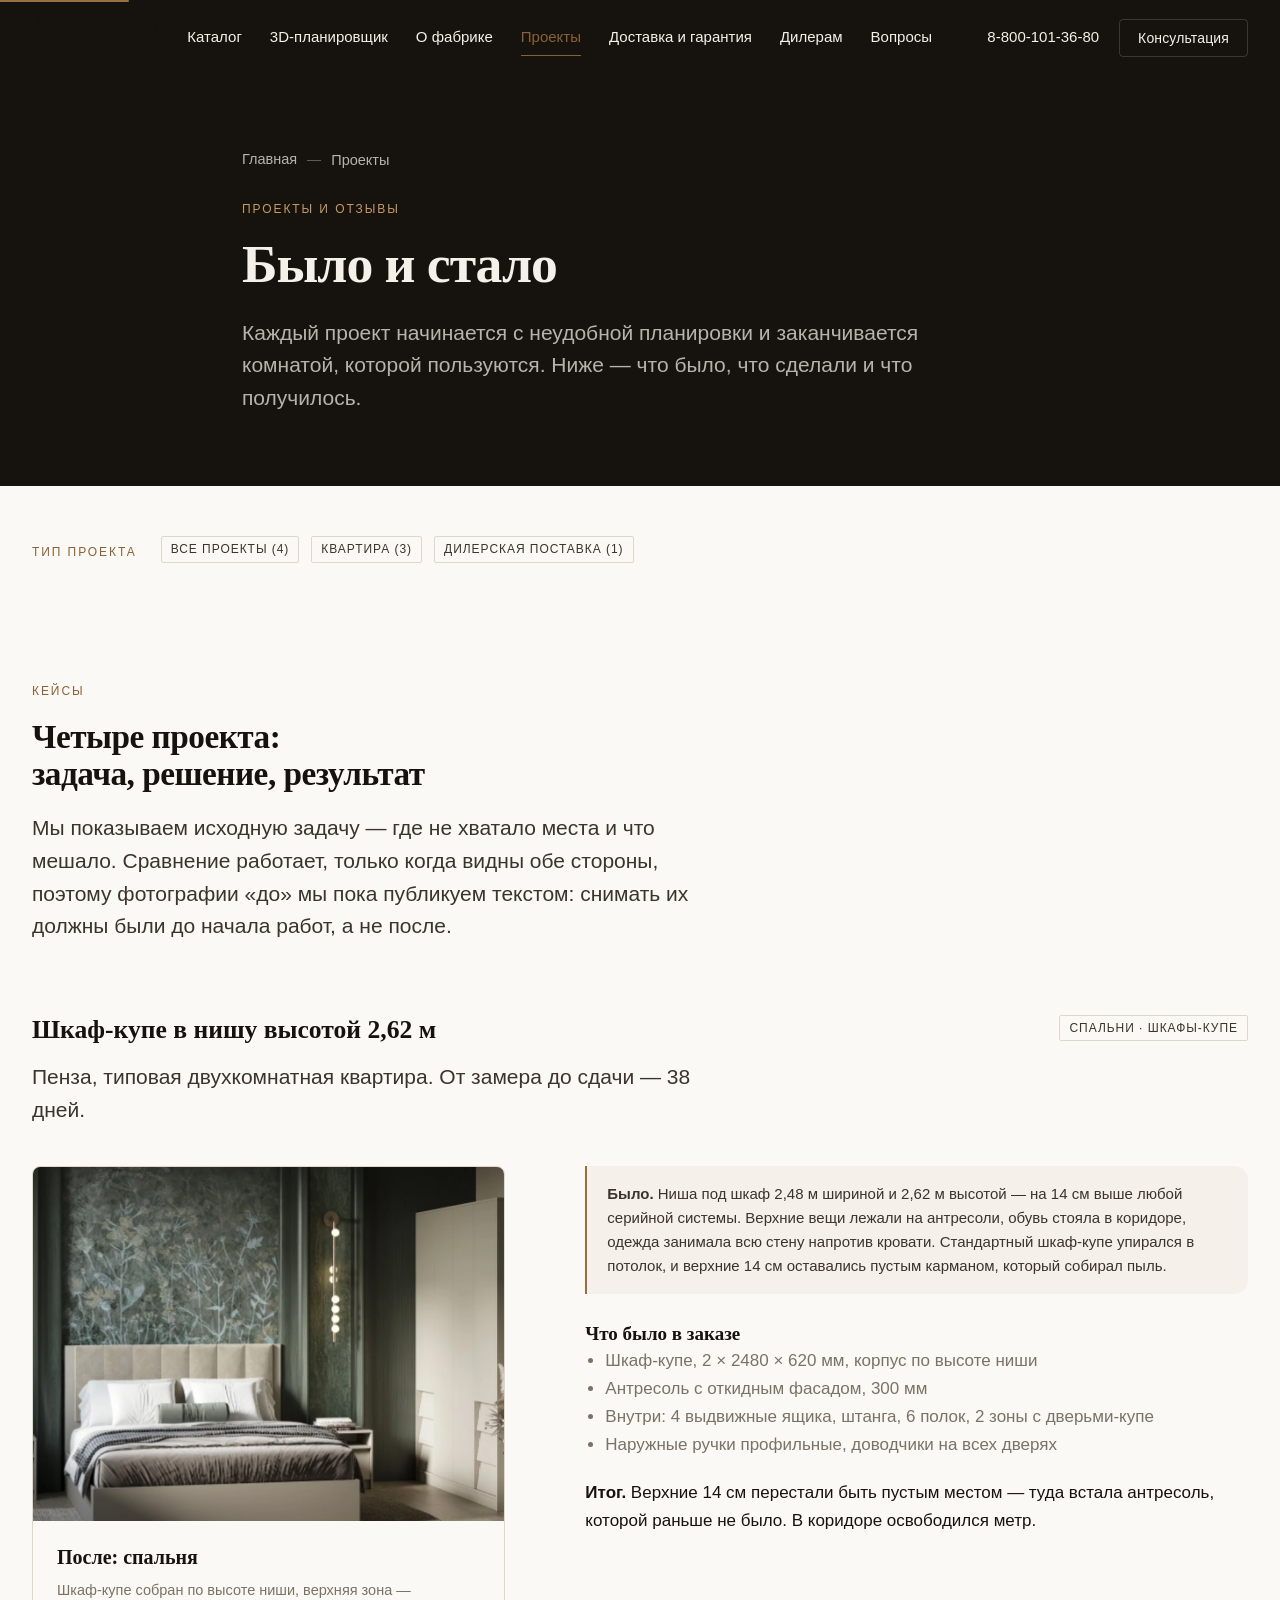
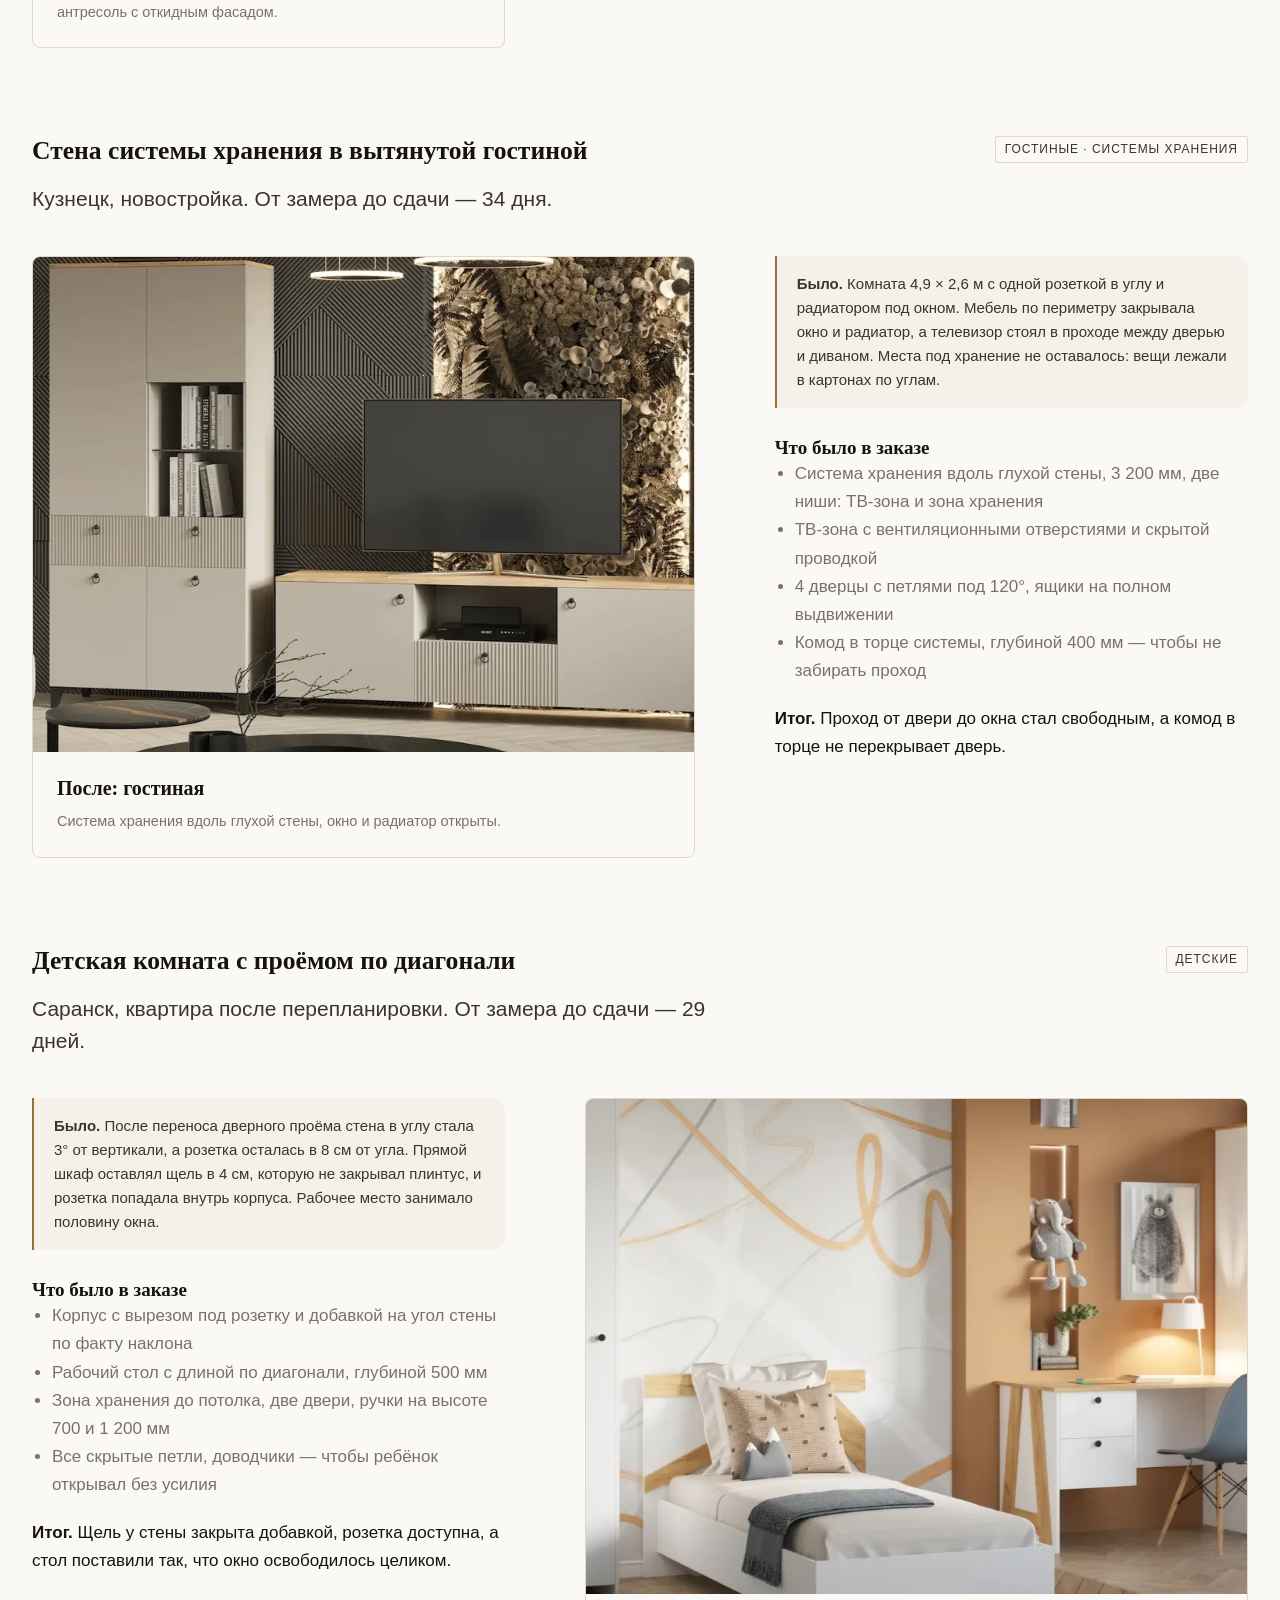
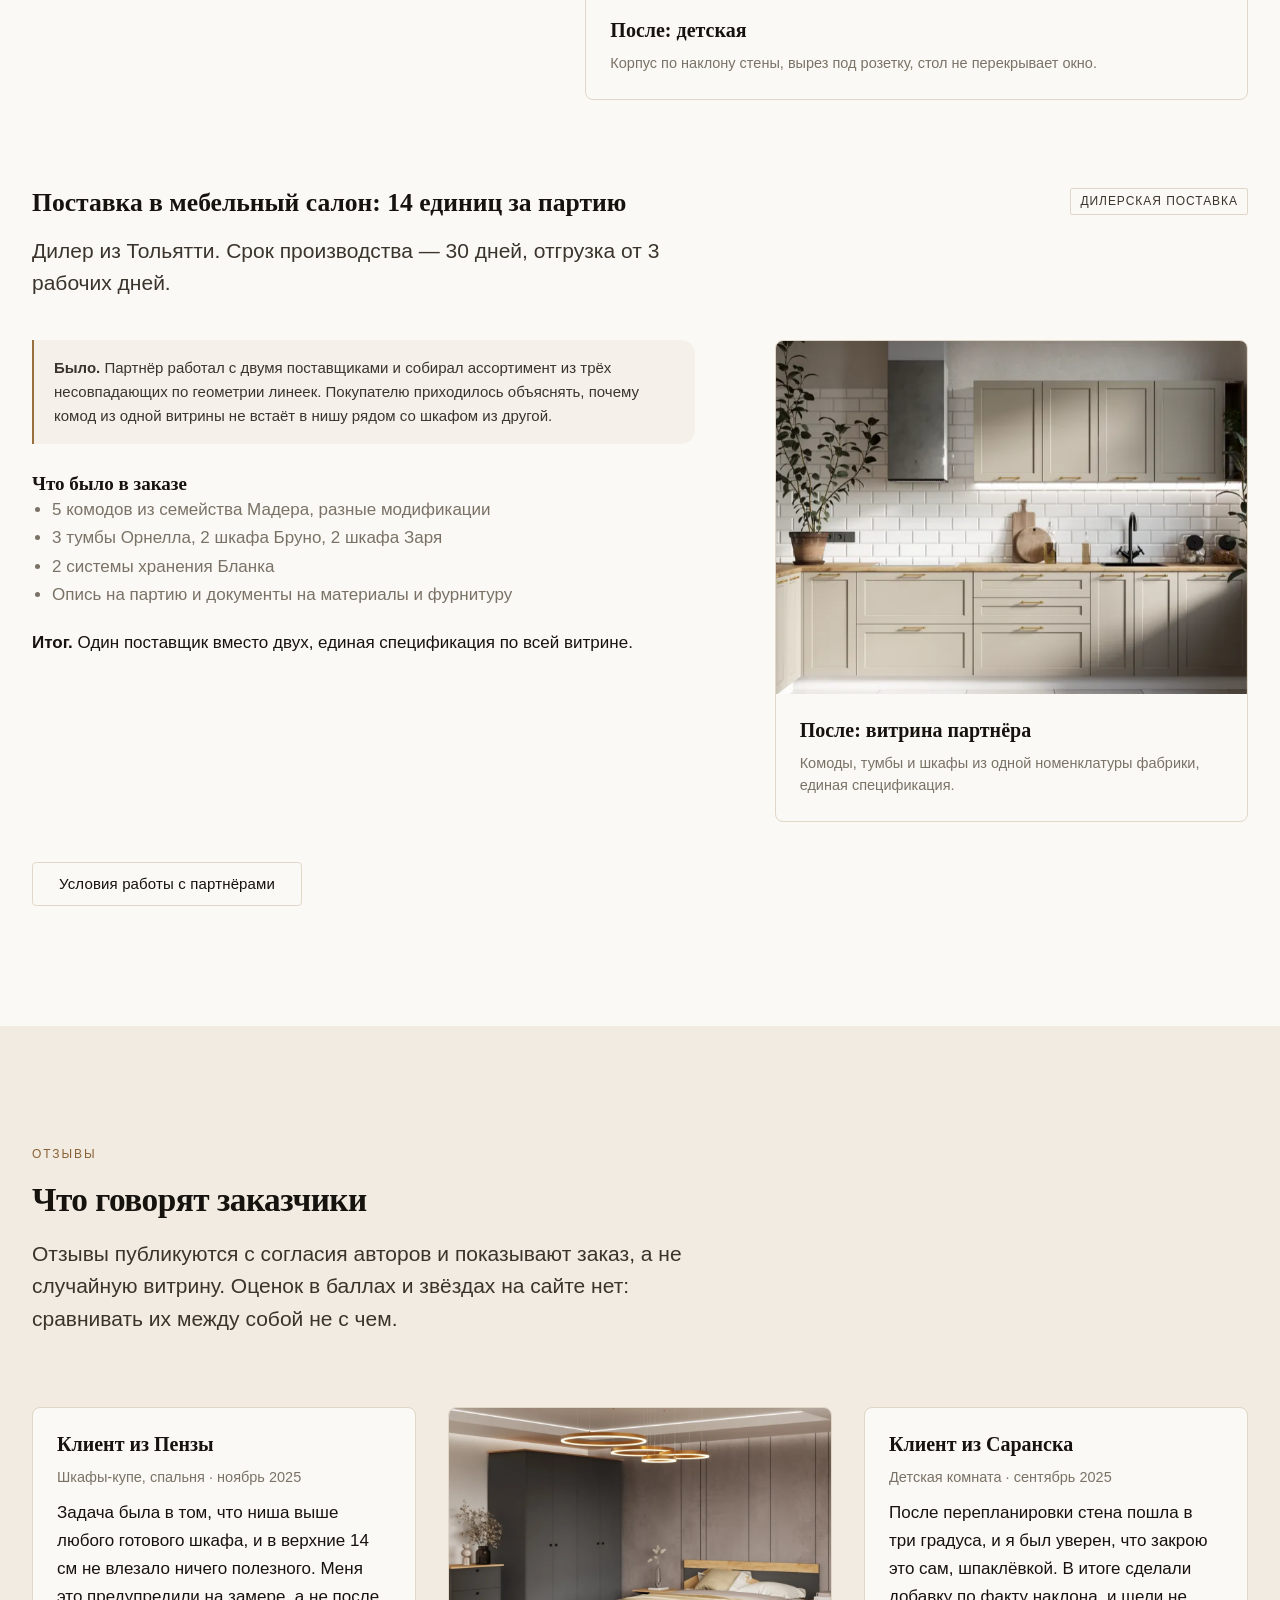
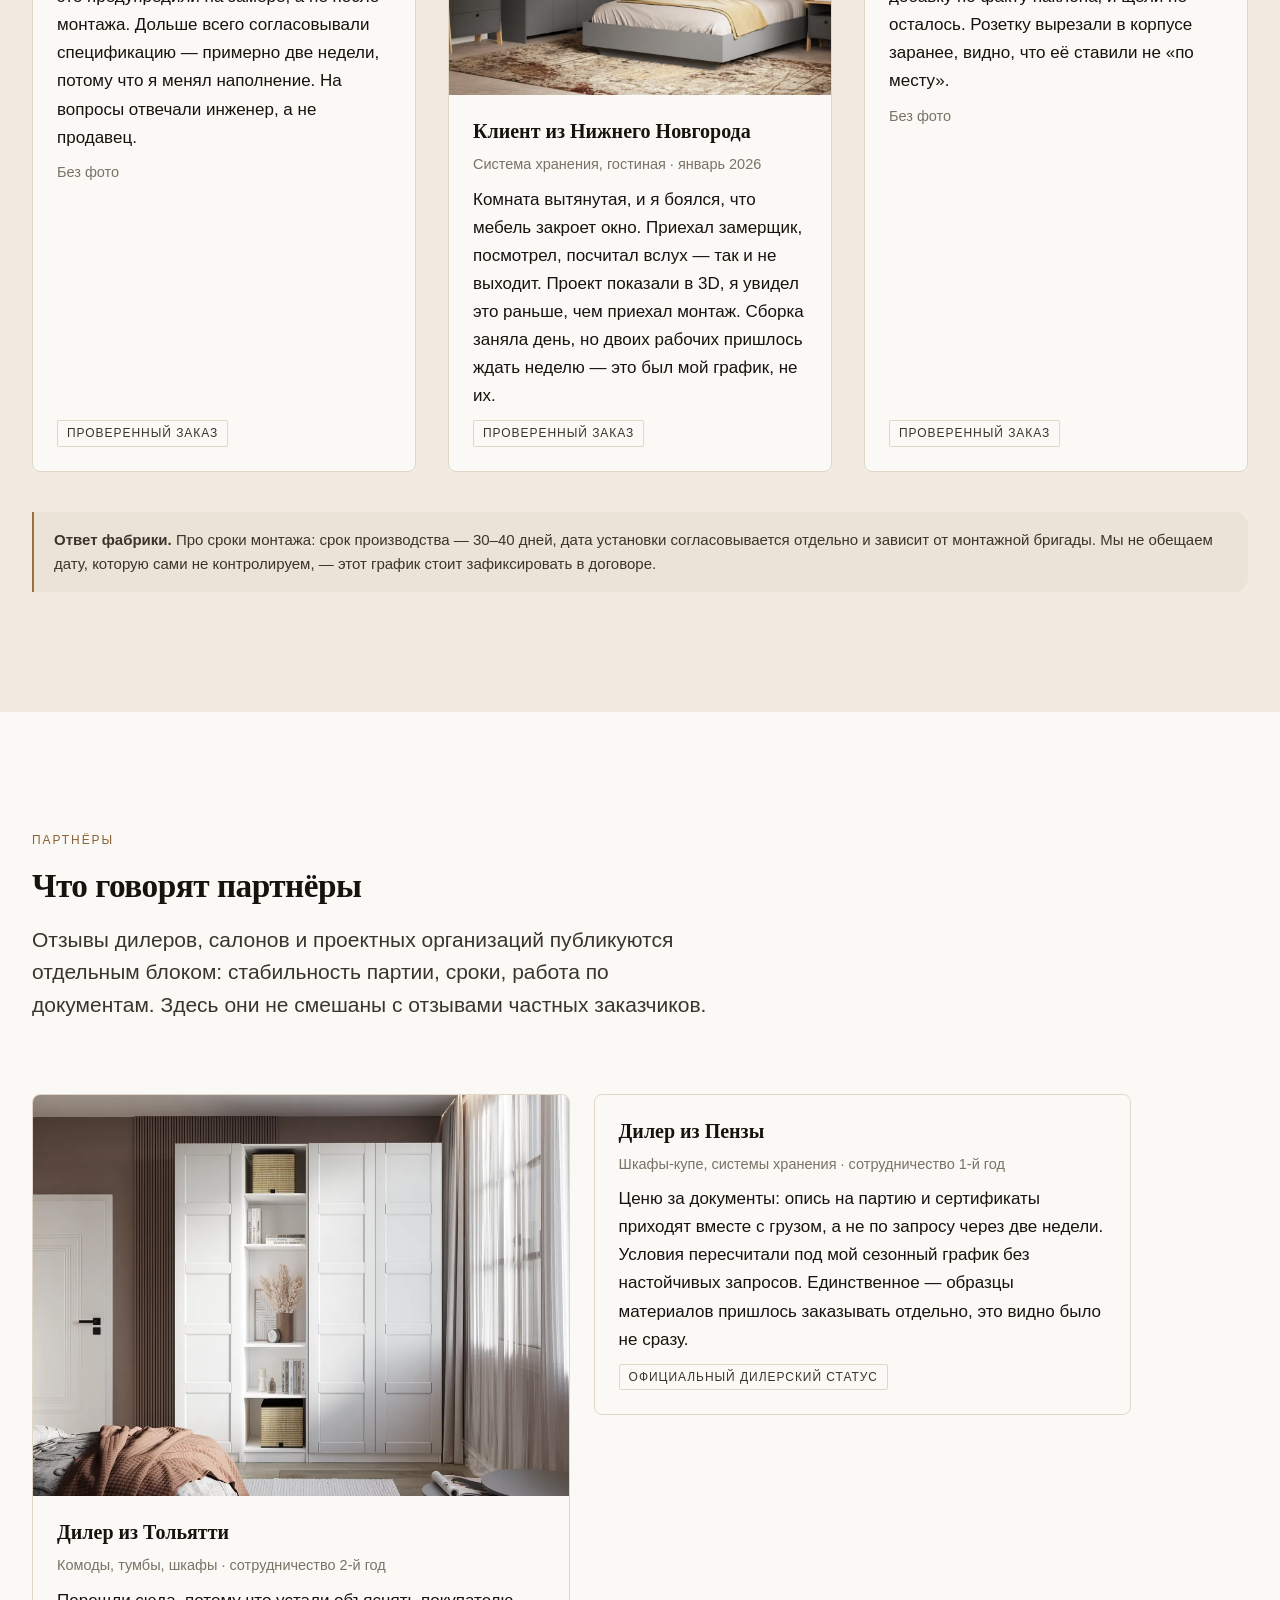
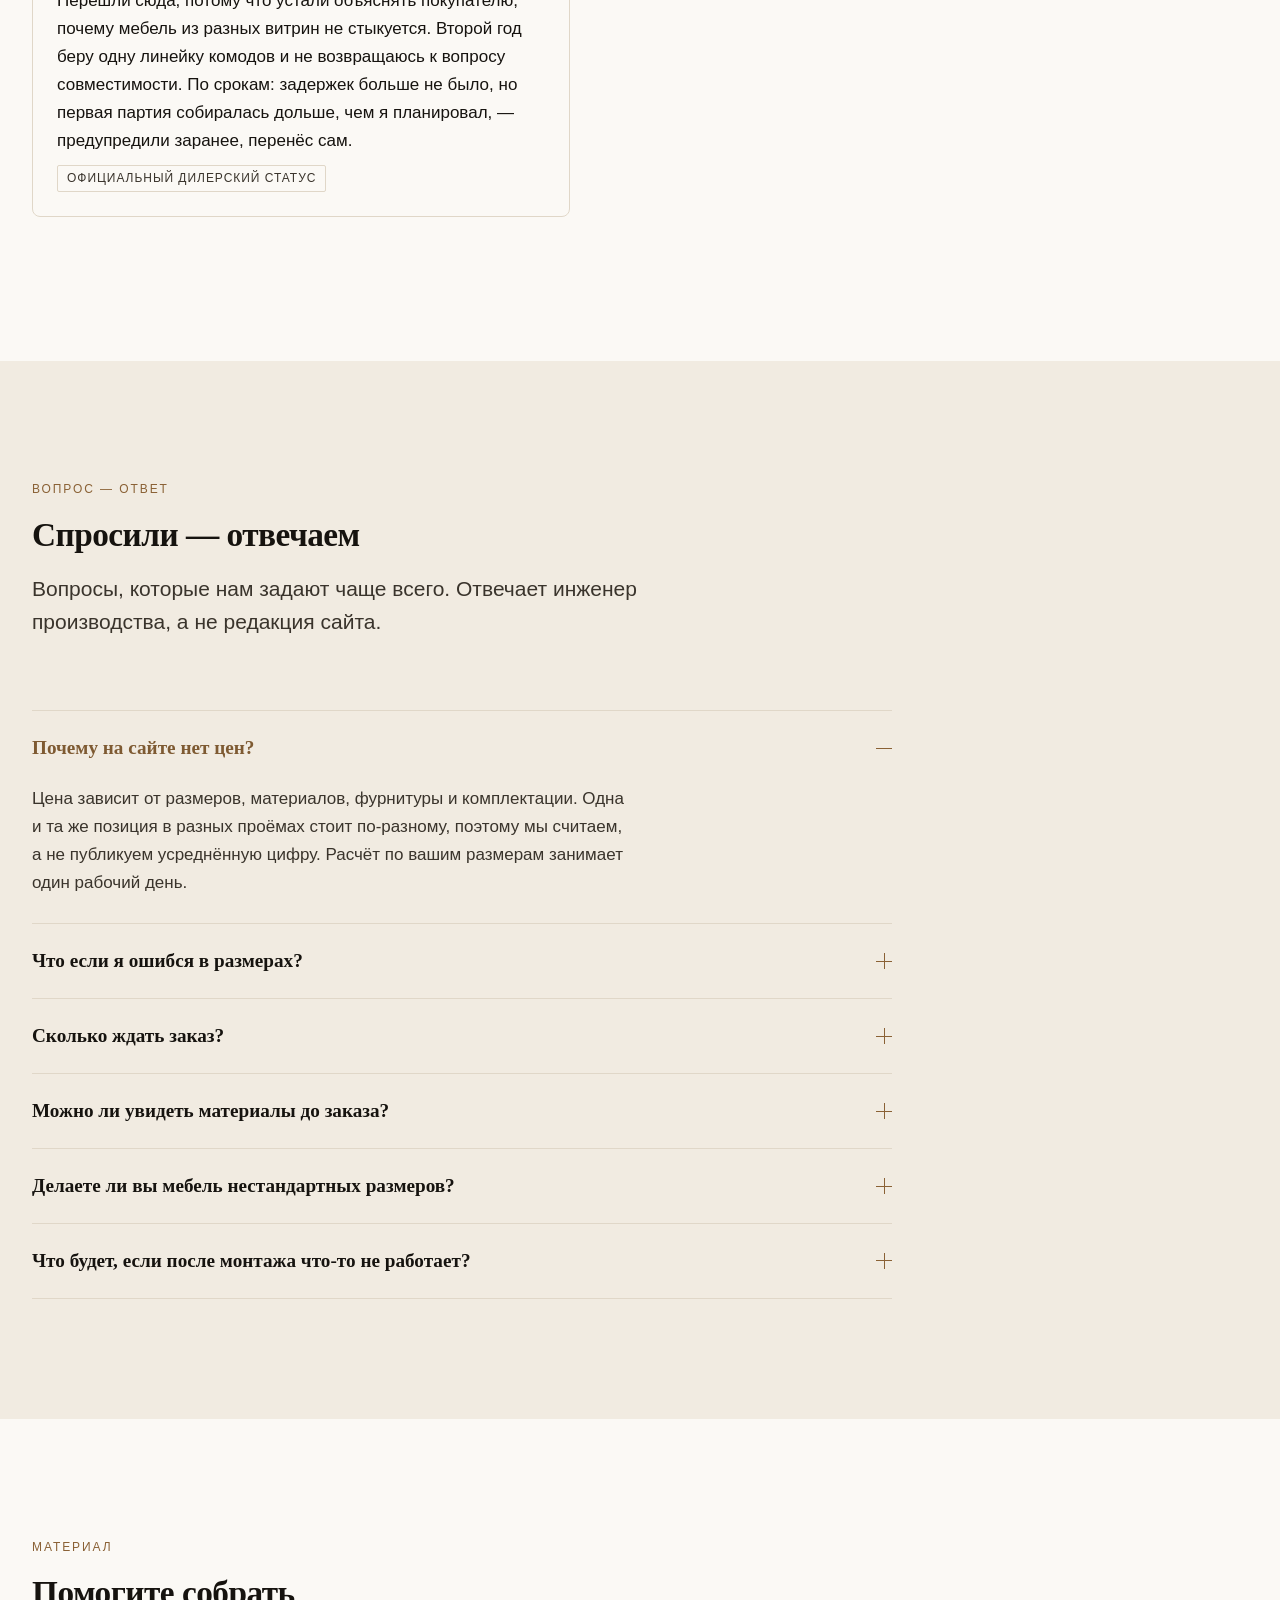
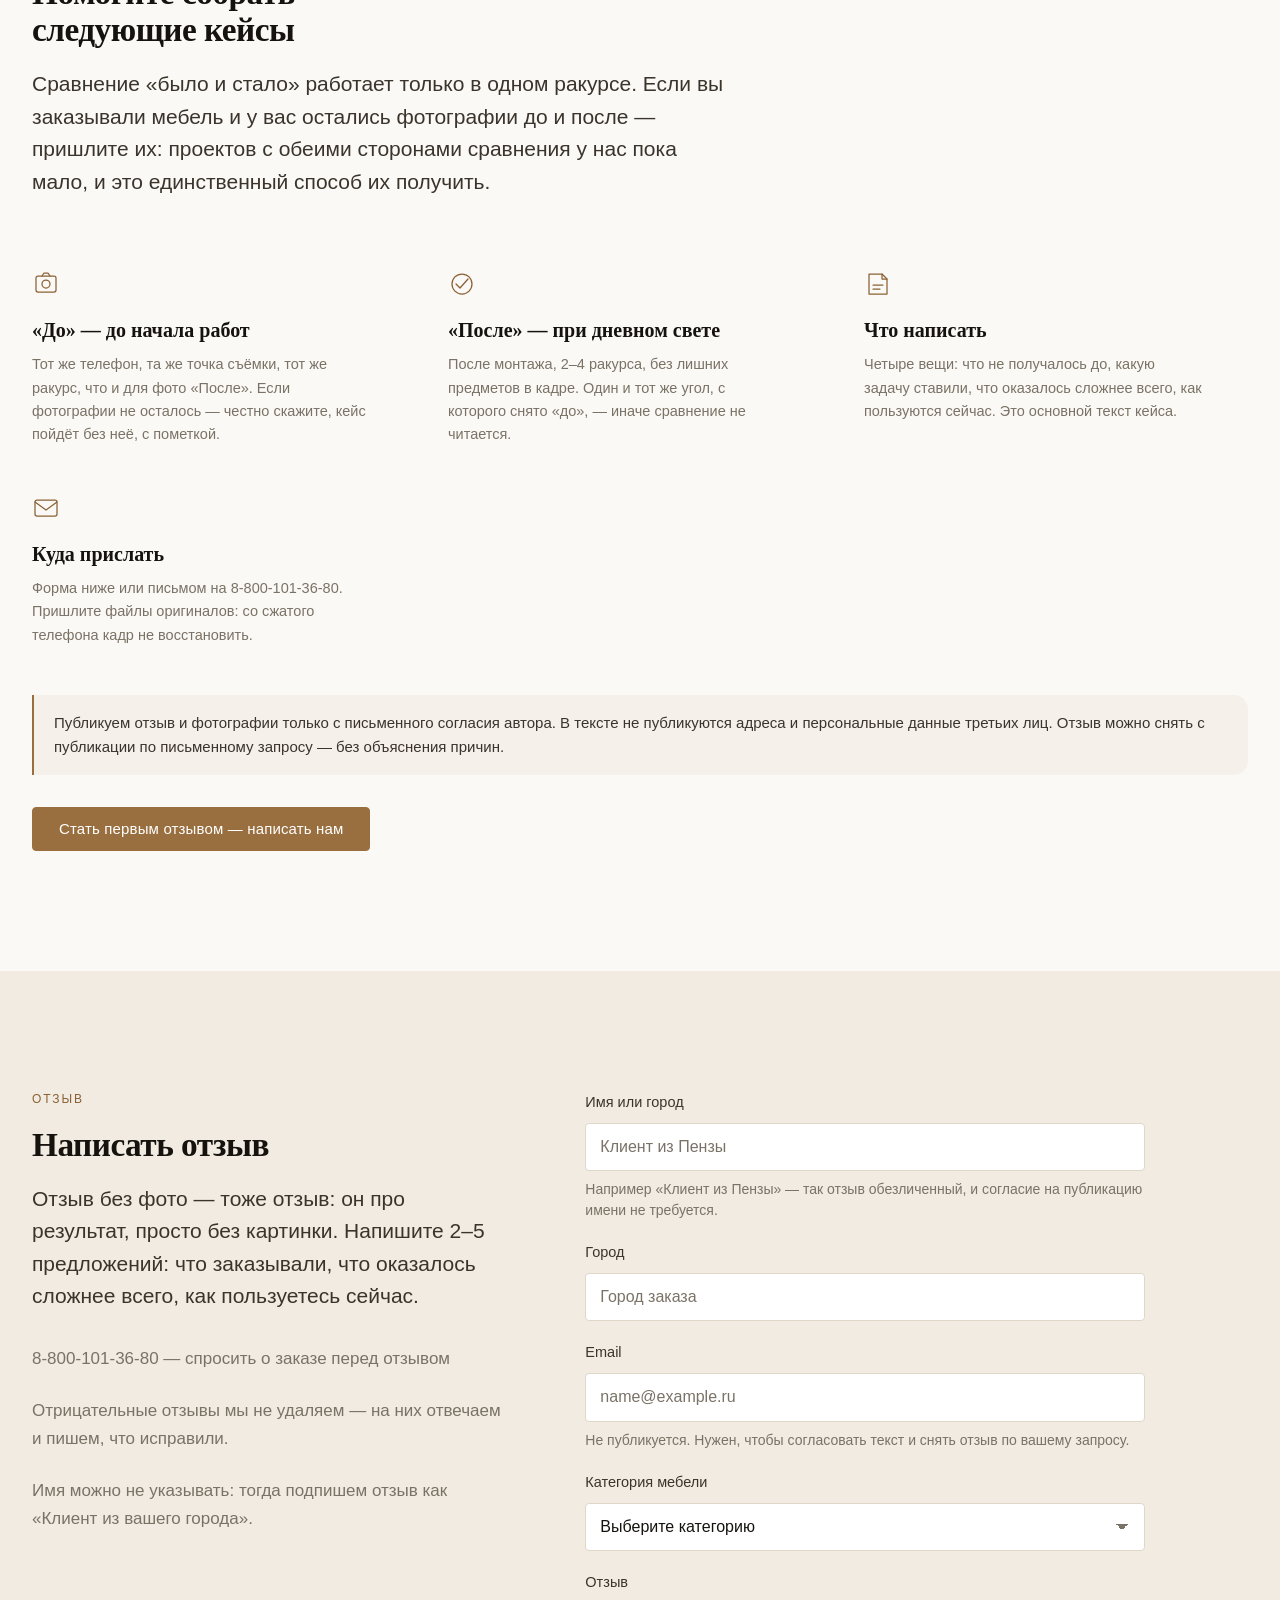
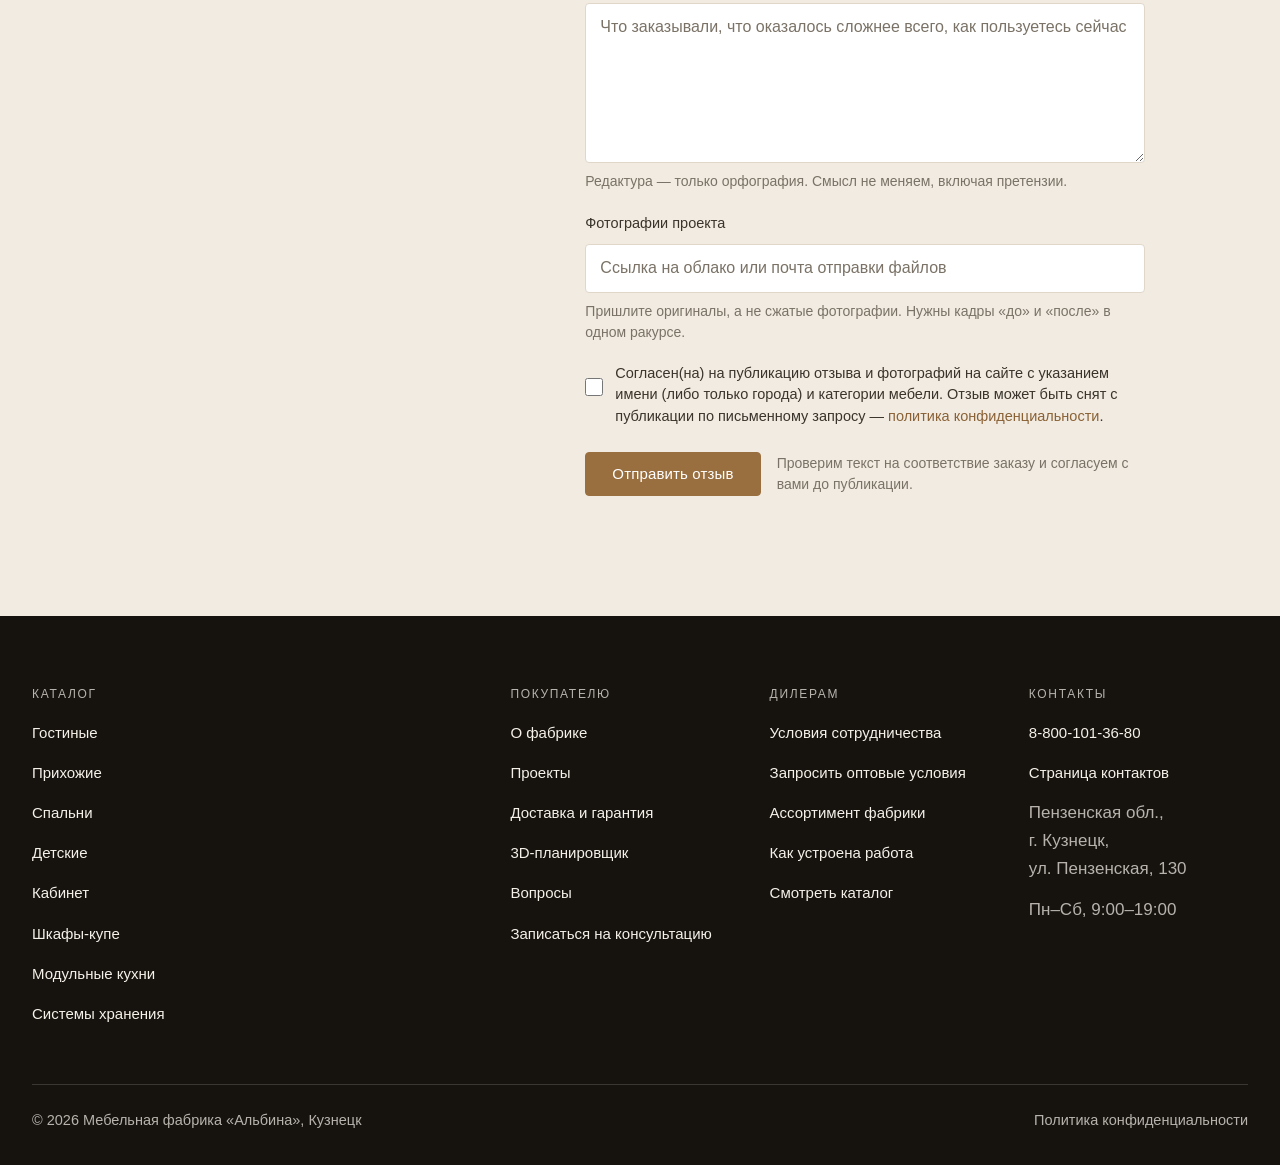
<file: cases.html>
<!DOCTYPE html>
<html lang="ru">
<head>
  <meta charset="utf-8">
  <meta name="viewport" content="width=device-width, initial-scale=1">
  <title>Проекты и отзывы — мебельная фабрика «Альбина», Кузнецк</title>
  <meta name="description" content="Проекты фабрики «Альбина» в формате «было и стало»: шкафы-купе, гостиная, детская, модульная кухня. Отзывы заказчиков и партнёров, ответы инженера производства на частые вопросы.">
  <link rel="stylesheet" href="assets/css/styles.css">
  <script>document.documentElement.classList.add('js');</script>
  <script src="assets/js/main.js" defer></script>
</head>
<body>
  <a class="skip-link" href="#main">Перейти к содержимому</a>

  <!-- ============================ ШАПКА ============================ -->
  <header class="header">
    <div class="container header__inner">
      <a class="logo" href="index.html">
        <img src="assets/img/logo-dark.svg" alt="Мебельная фабрика Альбина" width="128" height="58">
      </a>

      <nav class="nav" id="site-nav" aria-label="Основное меню">
        <ul class="nav__list">
          <li class="nav__item"><a class="nav__link" href="catalog.html">Каталог</a></li>
          <li class="nav__item"><a class="nav__link" href="planner.html">3D-планировщик</a></li>
          <li class="nav__item"><a class="nav__link" href="about.html">О фабрике</a></li>
          <li class="nav__item"><a class="nav__link is-active" href="cases.html" aria-current="page">Проекты</a></li>
          <li class="nav__item"><a class="nav__link" href="delivery.html">Доставка и гарантия</a></li>
          <li class="nav__item"><a class="nav__link" href="dealers.html">Дилерам</a></li>
          <li class="nav__item"><a class="nav__link" href="faq.html">Вопросы</a></li>
          <li class="nav__item"><a class="btn btn--primary nav__cta" href="contacts.html#consultation">Консультация</a></li>
        </ul>
      </nav>

      <div class="header__actions">
        <a class="header__phone" href="tel:88001013680">8-800-101-36-80</a>
        <a class="btn btn--primary btn--sm" href="contacts.html#consultation">Консультация</a>
      </div>

      <button class="burger" type="button" aria-label="Открыть меню" aria-expanded="false" aria-controls="site-nav" style="grid-column: 3;">
        <span></span><span></span><span></span>
      </button>
    </div>
  </header>

  <!-- ============================ ОСНОВНОЕ ============================ -->
  <main id="main">

    <!-- Шапка страницы -->
    <section class="page-hero">
      <div class="container page-hero__inner">
        <nav class="breadcrumbs" aria-label="Хлебные крошки">
          <a href="index.html">Главная</a>
          <span>Проекты</span>
        </nav>
        <p class="eyebrow">Проекты и отзывы</p>
        <h1 class="h1" data-lines><span class="line"><span>Было и стало</span></span></h1>
        <p class="lead">Каждый проект начинается с неудобной планировки и заканчивается комнатой, которой пользуются. Ниже — что было, что сделали и что получилось.</p>
      </div>
    </section>

    <!-- Тип проекта -->
    <section class="section" style="padding-top: 48px; padding-bottom: 0;">
      <div class="container">
        <div class="row row--top" style="gap: 24px;">
          <p class="eyebrow" style="margin-bottom: 0; padding-top: 10px;">Тип проекта</p>
          <ul class="row" style="list-style: none; gap: 10px 12px;" data-stagger>
            <li><span class="tag">Все проекты (4)</span></li>
            <li><a class="tag" href="#case-1">Квартира (3)</a></li>
            <li><a class="tag" href="#case-4">Дилерская поставка (1)</a></li>
          </ul>
        </div>
      </div>
    </section>

    <!-- КЕЙСЫ -->
    <section class="section" id="cases">
      <div class="container">
        <div class="section__head">
          <p class="eyebrow">Кейсы</p>
          <h2 class="h2" data-lines><span class="line"><span>Четыре проекта:</span></span><span class="line"><span>задача, решение, результат</span></span></h2>
          <p class="lead">Мы показываем исходную задачу — где не хватало места и что мешало. Сравнение работает, только когда видны обе стороны, поэтому фотографии «до» мы пока публикуем текстом: снимать их должны были до начала работ, а не после.</p>
        </div>

        <!-- КЕЙС 1: фото слева, «было/стало» справа -->
        <article class="reveal" id="case-1" style="margin-bottom: 88px;">
          <div class="row row--between row--top" style="gap: 16px; margin-bottom: 16px;">
            <h3 class="h3">Шкаф-купе в нишу высотой 2,62 м</h3>
            <p class="tag">Спальни · шкафы-купе</p>
          </div>
          <p class="lead">Пенза, типовая двухкомнатная квартира. От замера до сдачи — 38 дней. <!-- ДЕМО-КЕЙС: география и срок проекта. Заменить на данные реального заказа. --></p>

          <div class="split" style="margin-top: 40px;">
            <div>
              <figure class="card">
                <div class="card__media">
                  <img src="assets/img/coll-eva.webp" alt="Спальня Ева Кашемир из коллекции фабрики" width="800" height="600" loading="lazy" data-parallax="0.08" style="position: absolute; top: -16%; left: 0; width: 100%; height: 132%;">
                </div>
                <div class="card__body">
                  <p class="card__title">После: спальня</p>
                  <p class="card__meta">Шкаф-купе собран по высоте ниши, верхняя зона — антресоль с откидным фасадом.</p>
                </div>
              </figure>
            </div>

            <div>
              <div class="note">
                <p><strong>Было.</strong> Ниша под шкаф 2,48 м шириной и 2,62 м высотой — на 14 см выше любой серийной системы. Верхние вещи лежали на антресоли, обувь стояла в коридоре, одежда занимала всю стену напротив кровати. Стандартный шкаф-купе упирался в потолок, и верхние 14 см оставались пустым карманом, который собирал пыль.</p>
              </div>
              <h4 class="h4" style="margin-top: 28px;">Что было в заказе</h4>
              <ul class="muted" style="padding-left: 20px;">
                <li>Шкаф-купе, 2 × 2480 × 620 мм, корпус по высоте ниши</li>
                <li>Антресоль с откидным фасадом, 300 мм</li>
                <li>Внутри: 4 выдвижные ящика, штанга, 6 полок, 2 зоны с дверьми-купе</li>
                <li>Наружные ручки профильные, доводчики на всех дверях</li>
              </ul>
              <p style="margin-top: 20px;"><strong>Итог.</strong> Верхние 14 см перестали быть пустым местом — туда встала антресоль, которой раньше не было. В коридоре освободился метр.</p>
            </div>
          </div>
        </article>

        <!-- КЕЙС 2: зеркальная композиция — «было/стало» справа, фото слева -->
        <article class="reveal" id="case-2" style="margin-bottom: 88px;">
          <div class="row row--between row--top" style="gap: 16px; margin-bottom: 16px;">
            <h3 class="h3">Стена системы хранения в вытянутой гостиной</h3>
            <p class="tag">Гостиные · системы хранения</p>
          </div>
          <p class="lead">Кузнецк, новостройка. От замера до сдачи — 34 дня. <!-- ДЕМО-КЕЙС: география и срок проекта. --></p>

          <div class="split split--reverse" style="margin-top: 40px;">
            <div>
              <div class="note">
                <p><strong>Было.</strong> Комната 4,9 × 2,6 м с одной розеткой в углу и радиатором под окном. Мебель по периметру закрывала окно и радиатор, а телевизор стоял в проходе между дверью и диваном. Места под хранение не оставалось: вещи лежали в картонах по углам.</p>
              </div>
              <h4 class="h4" style="margin-top: 28px;">Что было в заказе</h4>
              <ul class="muted" style="padding-left: 20px;">
                <li>Система хранения вдоль глухой стены, 3 200 мм, две ниши: ТВ-зона и зона хранения</li>
                <li>ТВ-зона с вентиляционными отверстиями и скрытой проводкой</li>
                <li>4 дверцы с петлями под 120°, ящики на полном выдвижении</li>
                <li>Комод в торце системы, глубиной 400 мм — чтобы не забирать проход</li>
              </ul>
              <p style="margin-top: 20px;"><strong>Итог.</strong> Проход от двери до окна стал свободным, а комод в торце не перекрывает дверь.</p>
            </div>

            <div>
              <figure class="card">
                <div class="card__media">
                  <img src="assets/img/coll-nika.webp" alt="Гостиная Ника из коллекции фабрики" width="800" height="600" loading="lazy" data-parallax="0.08" style="position: absolute; top: -16%; left: 0; width: 100%; height: 132%;">
                </div>
                <div class="card__body">
                  <p class="card__title">После: гостиная</p>
                  <p class="card__meta">Система хранения вдоль глухой стены, окно и радиатор открыты.</p>
                </div>
              </figure>
            </div>
          </div>
        </article>

        <!-- КЕЙС 3: фото справа, «было/стало» слева -->
        <article class="reveal" id="case-3" style="margin-bottom: 88px;">
          <div class="row row--between row--top" style="gap: 16px; margin-bottom: 16px;">
            <h3 class="h3">Детская комната с проёмом по диагонали</h3>
            <p class="tag">Детские</p>
          </div>
          <p class="lead">Саранск, квартира после перепланировки. От замера до сдачи — 29 дней. <!-- ДЕМО-КЕЙС: география и срок проекта. --></p>

          <div class="split" style="margin-top: 40px;">
            <div>
              <div class="note">
                <p><strong>Было.</strong> После переноса дверного проёма стена в углу стала 3° от вертикали, а розетка осталась в 8 см от угла. Прямой шкаф оставлял щель в 4 см, которую не закрывал плинтус, и розетка попадала внутрь корпуса. Рабочее место занимало половину окна.</p>
              </div>
              <h4 class="h4" style="margin-top: 28px;">Что было в заказе</h4>
              <ul class="muted" style="padding-left: 20px;">
                <li>Корпус с вырезом под розетку и добавкой на угол стены по факту наклона</li>
                <li>Рабочий стол с длиной по диагонали, глубиной 500 мм</li>
                <li>Зона хранения до потолка, две двери, ручки на высоте 700 и 1 200 мм</li>
                <li>Все скрытые петли, доводчики — чтобы ребёнок открывал без усилия</li>
              </ul>
              <p style="margin-top: 20px;"><strong>Итог.</strong> Щель у стены закрыта добавкой, розетка доступна, а стол поставили так, что окно освободилось целиком.</p>
            </div>

            <div>
              <figure class="card">
                <div class="card__media">
                  <img src="assets/img/coll-teodora.webp" alt="Детская Теодора из коллекции фабрики" width="800" height="600" loading="lazy" data-parallax="0.08" style="position: absolute; top: -16%; left: 0; width: 100%; height: 132%;">
                </div>
                <div class="card__body">
                  <p class="card__title">После: детская</p>
                  <p class="card__meta">Корпус по наклону стены, вырез под розетку, стол не перекрывает окно.</p>
                </div>
              </figure>
            </div>
          </div>
        </article>

        <!-- КЕЙС 4: зеркальная композиция — фото справа, «было/стало» слева -->
        <article class="reveal" id="case-4">
          <div class="row row--between row--top" style="gap: 16px; margin-bottom: 16px;">
            <h3 class="h3">Поставка в мебельный салон: 14 единиц за партию</h3>
            <p class="tag">Дилерская поставка</p>
          </div>
          <p class="lead">Дилер из Тольятти. Срок производства — 30 дней, отгрузка от 3 рабочих дней. <!-- ДЕМО-КЕЙС: партнёр и сроки. Заменить на данные реальной поставки. --></p>

          <div class="split split--reverse" style="margin-top: 40px;">
            <div>
              <figure class="card">
                <div class="card__media">
                  <img src="assets/img/cat-modulnye-kuxni.webp" alt="Модульные кухни из отдельных модулей" width="800" height="600" loading="lazy" data-parallax="0.08" style="position: absolute; top: -16%; left: 0; width: 100%; height: 132%;">
                </div>
                <div class="card__body">
                  <p class="card__title">После: витрина партнёра</p>
                  <p class="card__meta">Комоды, тумбы и шкафы из одной номенклатуры фабрики, единая спецификация.</p>
                </div>
              </figure>
            </div>

            <div>
              <div class="note">
                <p><strong>Было.</strong> Партнёр работал с двумя поставщиками и собирал ассортимент из трёх несовпадающих по геометрии линеек. Покупателю приходилось объяснять, почему комод из одной витрины не встаёт в нишу рядом со шкафом из другой.</p>
              </div>
              <h4 class="h4" style="margin-top: 28px;">Что было в заказе</h4>
              <ul class="muted" style="padding-left: 20px;">
                <li>5 комодов из семейства Мадера, разные модификации</li>
                <li>3 тумбы Орнелла, 2 шкафа Бруно, 2 шкафа Заря</li>
                <li>2 системы хранения Бланка</li>
                <li>Опись на партию и документы на материалы и фурнитуру</li>
              </ul>
              <p style="margin-top: 20px;"><strong>Итог.</strong> Один поставщик вместо двух, единая спецификация по всей витрине. <!-- ДЕМО-КЕЙС: итог подтвердить с партнёром перед публикацией. --></p>
            </div>
          </div>

          <p style="margin-top: 40px;"><a class="btn btn--ghost" data-magnetic href="dealers.html#conditions">Условия работы с партнёрами</a></p>
        </article>

        <!-- ДЕМО-КЕЙС: перечисленные кейсы составлены по демонстрационным данным, а не по
             реальным объектам. Перед публикацией каждый кейс заменяется реальным: текст «Было»,
             фото «До», фото «После» в том же ракурсе, состав заказа и сроки. -->
      </div>
    </section>

    <!-- ОТЗЫВЫ ЗАКАЗЧИКОВ -->
    <section class="section section--tint" id="reviews">
      <div class="container">
        <div class="section__head">
          <p class="eyebrow">Отзывы</p>
          <h2 class="h2" data-lines><span class="line"><span>Что говорят заказчики</span></span></h2>
          <p class="lead">Отзывы публикуются с согласия авторов и показывают заказ, а не случайную витрину. Оценок в баллах и звёздах на сайте нет: сравнивать их между собой не с чем.</p>
        </div>

        <!-- ДЕМО-ОТЗЫВ: текст, автор и дата составлены для демонстрации вёрстки. Заменить на реальные отзывы с письменным согласием авторов. -->
        <div class="cards" style="grid-template-columns: repeat(3, minmax(0, 1fr));" data-stagger>
          <article class="card" style="height: 100%;">
            <div class="card__body">
              <h3 class="card__title">Клиент из Пензы</h3>
              <p class="card__meta">Шкафы-купе, спальня · <time datetime="2025-11">ноябрь 2025</time></p>
              <p>Задача была в том, что ниша выше любого готового шкафа, и в верхние 14 см не влезало ничего полезного. Меня это предупредили на замере, а не после монтажа. Дольше всего согласовывали спецификацию — примерно две недели, потому что я менял наполнение. На вопросы отвечали инженер, а не продавец.</p>
              <p class="small muted">Без фото</p>
              <p class="tag" style="align-self: flex-start; margin-top: auto;">Проверенный заказ</p>
            </div>
          </article>

          <article class="card" style="height: 100%;">
            <div class="card__media">
              <img src="assets/img/about-2.webp" alt="Интерьер, собранный из корпусной мебели фабрики" width="800" height="600" loading="lazy">
            </div>
            <div class="card__body">
              <h3 class="card__title">Клиент из Нижнего Новгорода</h3>
              <p class="card__meta">Система хранения, гостиная · <time datetime="2026-01">январь 2026</time></p>
              <p>Комната вытянутая, и я боялся, что мебель закроет окно. Приехал замерщик, посмотрел, посчитал вслух — так и не выходит. Проект показали в 3D, я увидел это раньше, чем приехал монтаж. Сборка заняла день, но двоих рабочих пришлось ждать неделю — это был мой график, не их.</p>
              <p class="tag" style="align-self: flex-start; margin-top: auto;">Проверенный заказ</p>
            </div>
          </article>

          <article class="card" style="height: 100%;">
            <div class="card__body">
              <h3 class="card__title">Клиент из Саранска</h3>
              <p class="card__meta">Детская комната · <time datetime="2025-09">сентябрь 2025</time></p>
              <p>После перепланировки стена пошла в три градуса, и я был уверен, что закрою это сам, шпаклёвкой. В итоге сделали добавку по факту наклона, и щели не осталось. Розетку вырезали в корпусе заранее, видно, что её ставили не «по месту».</p>
              <p class="small muted">Без фото</p>
              <p class="tag" style="align-self: flex-start; margin-top: auto;">Проверенный заказ</p>
            </div>
          </article>
        </div>

        <!-- ДЕМО-ОТЗЫВ: ответ фабрики, помечен отдельно, чтобы не выдавать его за мнение заказчика. -->
        <div class="note" style="margin-top: 40px;">
          <p><strong>Ответ фабрики.</strong> Про сроки монтажа: срок производства — 30–40 дней, дата установки согласовывается отдельно и зависит от монтажной бригады. Мы не обещаем дату, которую сами не контролируем, — этот график стоит зафиксировать в договоре.</p>
        </div>
      </div>
    </section>

    <!-- ОТЗЫВЫ ПАРТНЁРОВ: горизонтальная лента -->
    <section class="section" id="dealer-reviews">
      <div class="container">
        <div class="section__head">
          <p class="eyebrow">Партнёры</p>
          <h2 class="h2" data-lines><span class="line"><span>Что говорят партнёры</span></span></h2>
          <p class="lead">Отзывы дилеров, салонов и проектных организаций публикуются отдельным блоком: стабильность партии, сроки, работа по документам. Здесь они не смешаны с отзывами частных заказчиков.</p>
        </div>

        <div class="rail rail--wide" data-stagger>
          <!-- ДЕМО-ОТЗЫВ -->
          <article class="card" style="height: 100%;">
            <div class="card__media">
              <img src="assets/img/cat-sistemy-hraneniya.webp" alt="Системы хранения для квартиры и дома" width="800" height="600" loading="lazy">
            </div>
            <div class="card__body">
              <h3 class="card__title">Дилер из Тольятти</h3>
              <p class="card__meta">Комоды, тумбы, шкафы · сотрудничество 2-й год</p>
              <p>Перешли сюда, потому что устали объяснять покупателю, почему мебель из разных витрин не стыкуется. Второй год беру одну линейку комодов и не возвращаюсь к вопросу совместимости. По срокам: задержек больше не было, но первая партия собиралась дольше, чем я планировал, — предупредили заранее, перенёс сам.</p>
              <p class="tag" style="align-self: flex-start; margin-top: auto;">Официальный дилерский статус</p>
            </div>
          </article>

          <!-- ДЕМО-ОТЗЫВ -->
          <article class="card" style="height: 100%;">
            <div class="card__body">
              <h3 class="card__title">Дилер из Пензы</h3>
              <p class="card__meta">Шкафы-купе, системы хранения · сотрудничество 1-й год</p>
              <p>Ценю за документы: опись на партию и сертификаты приходят вместе с грузом, а не по запросу через две недели. Условия пересчитали под мой сезонный график без настойчивых запросов. Единственное — образцы материалов пришлось заказывать отдельно, это видно было не сразу.</p>
              <p class="tag" style="align-self: flex-start; margin-top: auto;">Официальный дилерский статус</p>
            </div>
          </article>
        </div>
      </div>
    </section>

    <!-- ВОПРОС — ОТВЕТ -->
    <section class="section section--tint" id="qa">
      <div class="container">
        <div class="section__head">
          <p class="eyebrow">Вопрос — ответ</p>
          <h2 class="h2" data-lines><span class="line"><span>Спросили — отвечаем</span></span></h2>
          <p class="lead">Вопросы, которые нам задают чаще всего. Отвечает инженер производства, а не редакция сайта.</p>
        </div>

        <div class="accordion" data-accordion data-stagger>
          <details open>
            <summary>Почему на сайте нет цен?</summary>
            <div class="accordion__body">
              <p>Цена зависит от размеров, материалов, фурнитуры и комплектации. Одна и та же позиция в разных проёмах стоит по-разному, поэтому мы считаем, а не публикуем усреднённую цифру. Расчёт по вашим размерам занимает один рабочий день.</p>
            </div>
          </details>
          <details>
            <summary>Что если я ошибся в размерах?</summary>
            <div class="accordion__body">
              <p>Замер производит наш специалист. Если размеры сняты неверно, переделка и пересборка идут за наш счёт: это наша работа, а не ваша ошибка.</p>
            </div>
          </details>
          <details>
            <summary>Сколько ждать заказ?</summary>
            <div class="accordion__body">
              <p>Срок производства — 30–40 дней после утверждения проекта и спецификации. <!-- ДЕМО-ДАННЫЕ: срок производства. Подтвердить по производственному графику. --> Конкретная дата попадает в договор, а не в переписку.</p>
            </div>
          </details>
          <details>
            <summary>Можно ли увидеть материалы до заказа?</summary>
            <div class="accordion__body">
              <p>Да. На консультации или на производстве мы показываем образцы материалов и фурнитуры, которые пойдут в заказ, а не витрину образцов.</p>
            </div>
          </details>
          <details>
            <summary>Делаете ли вы мебель нестандартных размеров?</summary>
            <div class="accordion__body">
              <p>Да, корпусная мебель подгоняется под проём. Ширина, высота и глубина считаются под ваше помещение в пределах, которые позволяет конструкция. Наклон стен, плинтус и расположение розеток — часть проекта, а не сюрприз на монтаже.</p>
            </div>
          </details>
          <details>
            <summary>Что будет, если после монтажа что-то не работает?</summary>
            <div class="accordion__body">
              <p>Обращайтесь — устраняем. Гарантия на изделия и фурнитуру — 3 года. <!-- ДЕМО-ДАННЫЕ: срок гарантии. Подтвердить по договору. --> Порядок и сроки обращения прописаны в договоре.</p>
            </div>
          </details>
        </div>
      </div>
    </section>

    <!-- СБОР ФОТОГРАФИЙ ДЛЯ БУДУЩИХ КЕЙСОВ -->
    <section class="section" id="photo-request">
      <div class="container">
        <div class="section__head">
          <p class="eyebrow">Материал</p>
          <h2 class="h2" data-lines><span class="line"><span>Помогите собрать</span></span><span class="line"><span>следующие кейсы</span></span></h2>
          <p class="lead">Сравнение «было и стало» работает только в одном ракурсе. Если вы заказывали мебель и у вас остались фотографии до и после — пришлите их: проектов с обеими сторонами сравнения у нас пока мало, и это единственный способ их получить.</p>
        </div>

        <div class="features" data-stagger>
          <div class="feature">
            <div class="feature__icon" aria-hidden="true">
              <svg viewBox="0 0 28 28" focusable="false"><rect x="4" y="6" width="20" height="16" rx="2"/><path d="M10 6l2-3h4l2 3"/><circle cx="14" cy="14" r="4"/></svg>
            </div>
            <h3 class="feature__title">«До» — до начала работ</h3>
            <p class="feature__text">Тот же телефон, та же точка съёмки, тот же ракурс, что и для фото «После». Если фотографии не осталось — честно скажите, кейс пойдёт без неё, с пометкой.</p>
          </div>
          <div class="feature">
            <div class="feature__icon" aria-hidden="true">
              <svg viewBox="0 0 28 28" focusable="false"><circle cx="14" cy="14" r="10"/><path d="M8 14l4 4 8-9"/></svg>
            </div>
            <h3 class="feature__title">«После» — при дневном свете</h3>
            <p class="feature__text">После монтажа, 2–4 ракурса, без лишних предметов в кадре. Один и тот же угол, с которого снято «до», — иначе сравнение не читается.</p>
          </div>
          <div class="feature">
            <div class="feature__icon" aria-hidden="true">
              <svg viewBox="0 0 28 28" focusable="false"><path d="M5 4h13l5 5v15H5z"/><path d="M18 4v5h5"/><path d="M9 15h10M9 19h7"/></svg>
            </div>
            <h3 class="feature__title">Что написать</h3>
            <p class="feature__text">Четыре вещи: что не получалось до, какую задачу ставили, что оказалось сложнее всего, как пользуются сейчас. Это основной текст кейса.</p>
          </div>
          <div class="feature">
            <div class="feature__icon" aria-hidden="true">
              <svg viewBox="0 0 28 28" focusable="false"><rect x="3" y="6" width="22" height="16" rx="2"/><path d="m3 8 11 8 11-8"/></svg>
            </div>
            <h3 class="feature__title">Куда прислать</h3>
            <p class="feature__text">Форма ниже или письмом на 8-800-101-36-80. Пришлите файлы оригиналов: со сжатого телефона кадр не восстановить.</p>
          </div>
        </div>

        <div class="note" style="margin-top: 48px;">
          <p>Публикуем отзыв и фотографии только с письменного согласия автора. В тексте не публикуются адреса и персональные данные третьих лиц. Отзыв можно снять с публикации по письменному запросу — без объяснения причин.</p>
        </div>

        <p style="margin-top: 32px;"><a class="btn btn--primary" data-magnetic href="#review">Стать первым отзывом — написать нам</a></p>
      </div>
    </section>

    <!-- ФОРМА ОТЗЫВА -->
    <section class="section section--tint" id="review">
      <div class="container">
        <div class="split">
          <div>
            <div class="section__head" style="margin-bottom: 32px;">
              <p class="eyebrow">Отзыв</p>
              <h2 class="h2" data-lines><span class="line"><span>Написать отзыв</span></span></h2>
              <p class="lead">Отзыв без фото — тоже отзыв: он про результат, просто без картинки. Напишите 2–5 предложений: что заказывали, что оказалось сложнее всего, как пользуетесь сейчас.</p>
            </div>
            <ul class="stack" style="list-style: none;">
              <li class="muted">8-800-101-36-80 — спросить о заказе перед отзывом</li>
              <li class="muted">Отрицательные отзывы мы не удаляем — на них отвечаем и пишем, что исправили.</li>
              <li class="muted">Имя можно не указывать: тогда подпишем отзыв как «Клиент из вашего города».</li>
            </ul>
          </div>

          <div>
            <form class="form" data-form="review" data-success="Спасибо. Отзыв отправлен на проверку — опубликуем после согласования с вами." data-success-delay="5000">
              <div class="field">
                <label for="rv-name">Имя или город</label>
                <input id="rv-name" name="name" type="text" autocomplete="name" placeholder="Клиент из Пензы">
                <p class="field__hint">Например «Клиент из Пензы» — так отзыв обезличенный, и согласие на публикацию имени не требуется.</p>
              </div>

              <div class="field">
                <label for="rv-city">Город</label>
                <input id="rv-city" name="city" type="text" autocomplete="address-level2" placeholder="Город заказа">
              </div>

              <div class="field">
                <label for="rv-email">Email</label>
                <input id="rv-email" name="email" type="email" autocomplete="email" required placeholder="name@example.ru">
                <p class="field__hint">Не публикуется. Нужен, чтобы согласовать текст и снять отзыв по вашему запросу.</p>
              </div>

              <div class="field">
                <label for="rv-category">Категория мебели</label>
                <select id="rv-category" name="category" required>
                  <option value="">Выберите категорию</option>
                  <option value="gostinye">Гостиные</option>
                  <option value="prihozhaya">Прихожие</option>
                  <option value="spalnya">Спальни</option>
                  <option value="detskie">Детские</option>
                  <option value="kabinet">Кабинет</option>
                  <option value="divany">Диваны</option>
                  <option value="shkafy-kupe">Шкафы-купе</option>
                  <option value="malye-formy">Малые формы</option>
                  <option value="gotovye-kuxni">Готовые решения кухонь</option>
                  <option value="shkafy">Шкафы</option>
                  <option value="modulnye-kuxni">Модульные кухни</option>
                  <option value="sistemy-hraneniya">Системы хранения</option>
                </select>
              </div>

              <div class="field">
                <label for="rv-text">Отзыв</label>
                <textarea id="rv-text" name="text" rows="6" required placeholder="Что заказывали, что оказалось сложнее всего, как пользуетесь сейчас"></textarea>
                <p class="field__hint">Редактура — только орфография. Смысл не меняем, включая претензии.</p>
              </div>

              <div class="field">
                <label for="rv-photos">Фотографии проекта</label>
                <input id="rv-photos" name="photos" type="text" placeholder="Ссылка на облако или почта отправки файлов">
                <p class="field__hint">Пришлите оригиналы, а не сжатые фотографии. Нужны кадры «до» и «после» в одном ракурсе.</p>
              </div>

              <div class="field field--check">
                <input id="rv-consent" name="consent" type="checkbox" data-consent required>
                <label for="rv-consent">Согласен(на) на публикацию отзыва и фотографий на сайте с указанием имени (либо только города) и категории мебели. Отзыв может быть снят с публикации по письменному запросу — <a class="link" href="contacts.html#privacy">политика конфиденциальности</a>.</label>
              </div>

              <div class="form__actions">
                <button class="btn btn--primary" data-magnetic type="submit">Отправить отзыв</button>
                <p class="form__note">Проверим текст на соответствие заказу и согласуем с вами до публикации.</p>
              </div>
            </form>
          </div>
        </div>
      </div>
    </section>
  </main>

  <!-- ============================ ПОДВАЛ ============================ -->
  <footer class="footer">
    <div class="container">
      <div class="footer__inner">
        <div class="footer__col">
          <h2 class="footer__title">Каталог</h2>
          <ul class="footer__list">
            <li><a href="catalog.html#gostinye">Гостиные</a></li>
            <li><a href="catalog.html#prihozhaya">Прихожие</a></li>
            <li><a href="catalog.html#spalnya">Спальни</a></li>
            <li><a href="catalog.html#detskie">Детские</a></li>
            <li><a href="catalog.html#kabinet">Кабинет</a></li>
            <li><a href="catalog.html#shkafy-kupe">Шкафы-купе</a></li>
            <li><a href="catalog.html#modulnye-kuxni">Модульные кухни</a></li>
            <li><a href="catalog.html#sistemy-hraneniya">Системы хранения</a></li>
          </ul>
        </div>

        <div class="footer__col">
          <h2 class="footer__title">Покупателю</h2>
          <ul class="footer__list">
            <li><a href="about.html">О фабрике</a></li>
            <li><a href="cases.html">Проекты</a></li>
            <li><a href="delivery.html">Доставка и гарантия</a></li>
            <li><a href="planner.html">3D-планировщик</a></li>
            <li><a href="faq.html">Вопросы</a></li>
            <li><a href="contacts.html#consultation">Записаться на консультацию</a></li>
          </ul>
        </div>

        <div class="footer__col">
          <h2 class="footer__title">Дилерам</h2>
          <ul class="footer__list">
            <li><a href="dealers.html#conditions">Условия сотрудничества</a></li>
            <li><a href="dealers.html#price-request">Запросить оптовые условия</a></li>
            <li><a href="dealers.html#assortment">Ассортимент фабрики</a></li>
            <li><a href="dealers.html#steps-partner">Как устроена работа</a></li>
            <li><a href="catalog.html">Смотреть каталог</a></li>
          </ul>
        </div>

        <div class="footer__col">
          <h2 class="footer__title">Контакты</h2>
          <ul class="footer__list">
            <li><a href="tel:88001013680">8-800-101-36-80</a></li>
            <li><a href="contacts.html">Страница контактов</a></li>
            <li><span class="muted">Пензенская обл.,<br>г. Кузнецк,<br>ул. Пензенская, 130</span></li>
            <li><span class="muted">Пн–Сб, 9:00–19:00</span></li>
          </ul>
        </div>
      </div>

      <div class="footer__bottom">
        <p>© <span data-year>2026</span> Мебельная фабрика «Альбина», Кузнецк</p>
        <p><a href="contacts.html#privacy">Политика конфиденциальности</a></p>
      </div>
    </div>
  </footer>

  <a class="btn btn--primary mobile-cta" href="contacts.html#consultation">Записаться на консультацию</a>
</body>
</html>
</file>
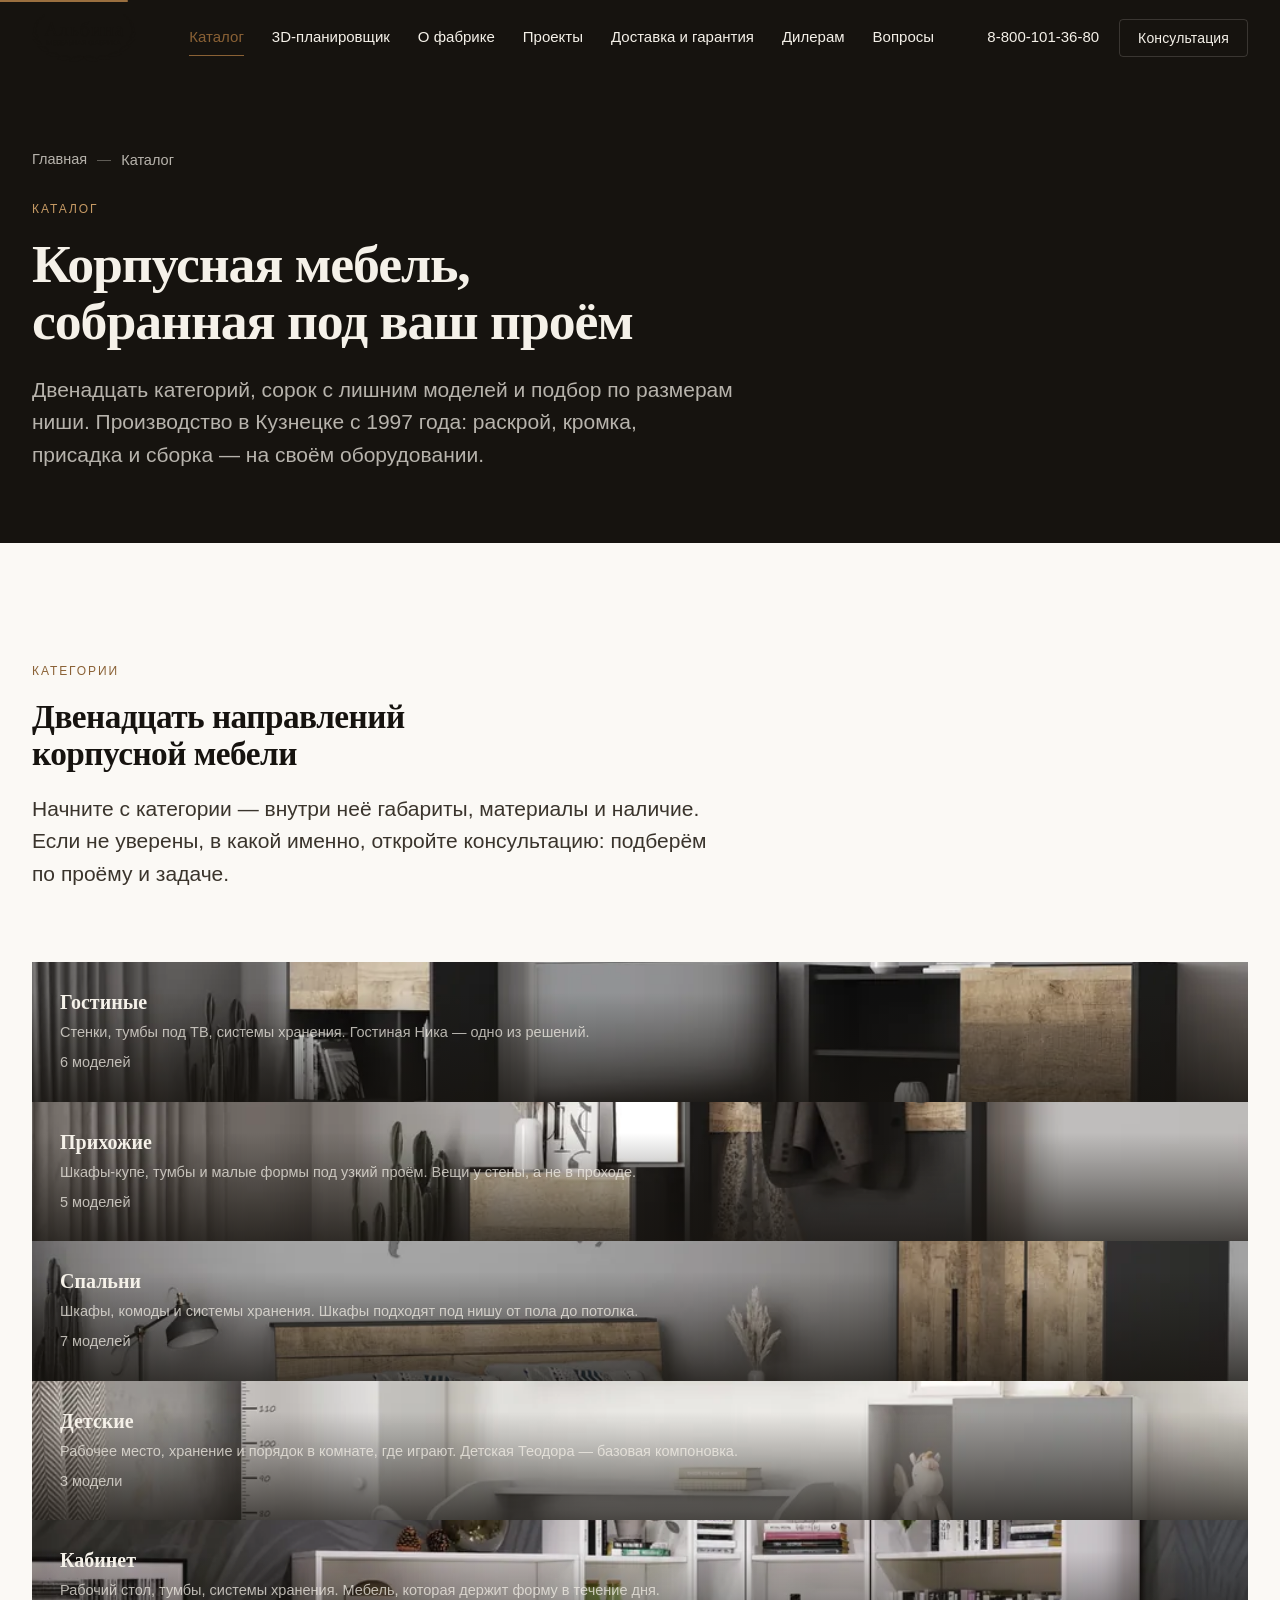
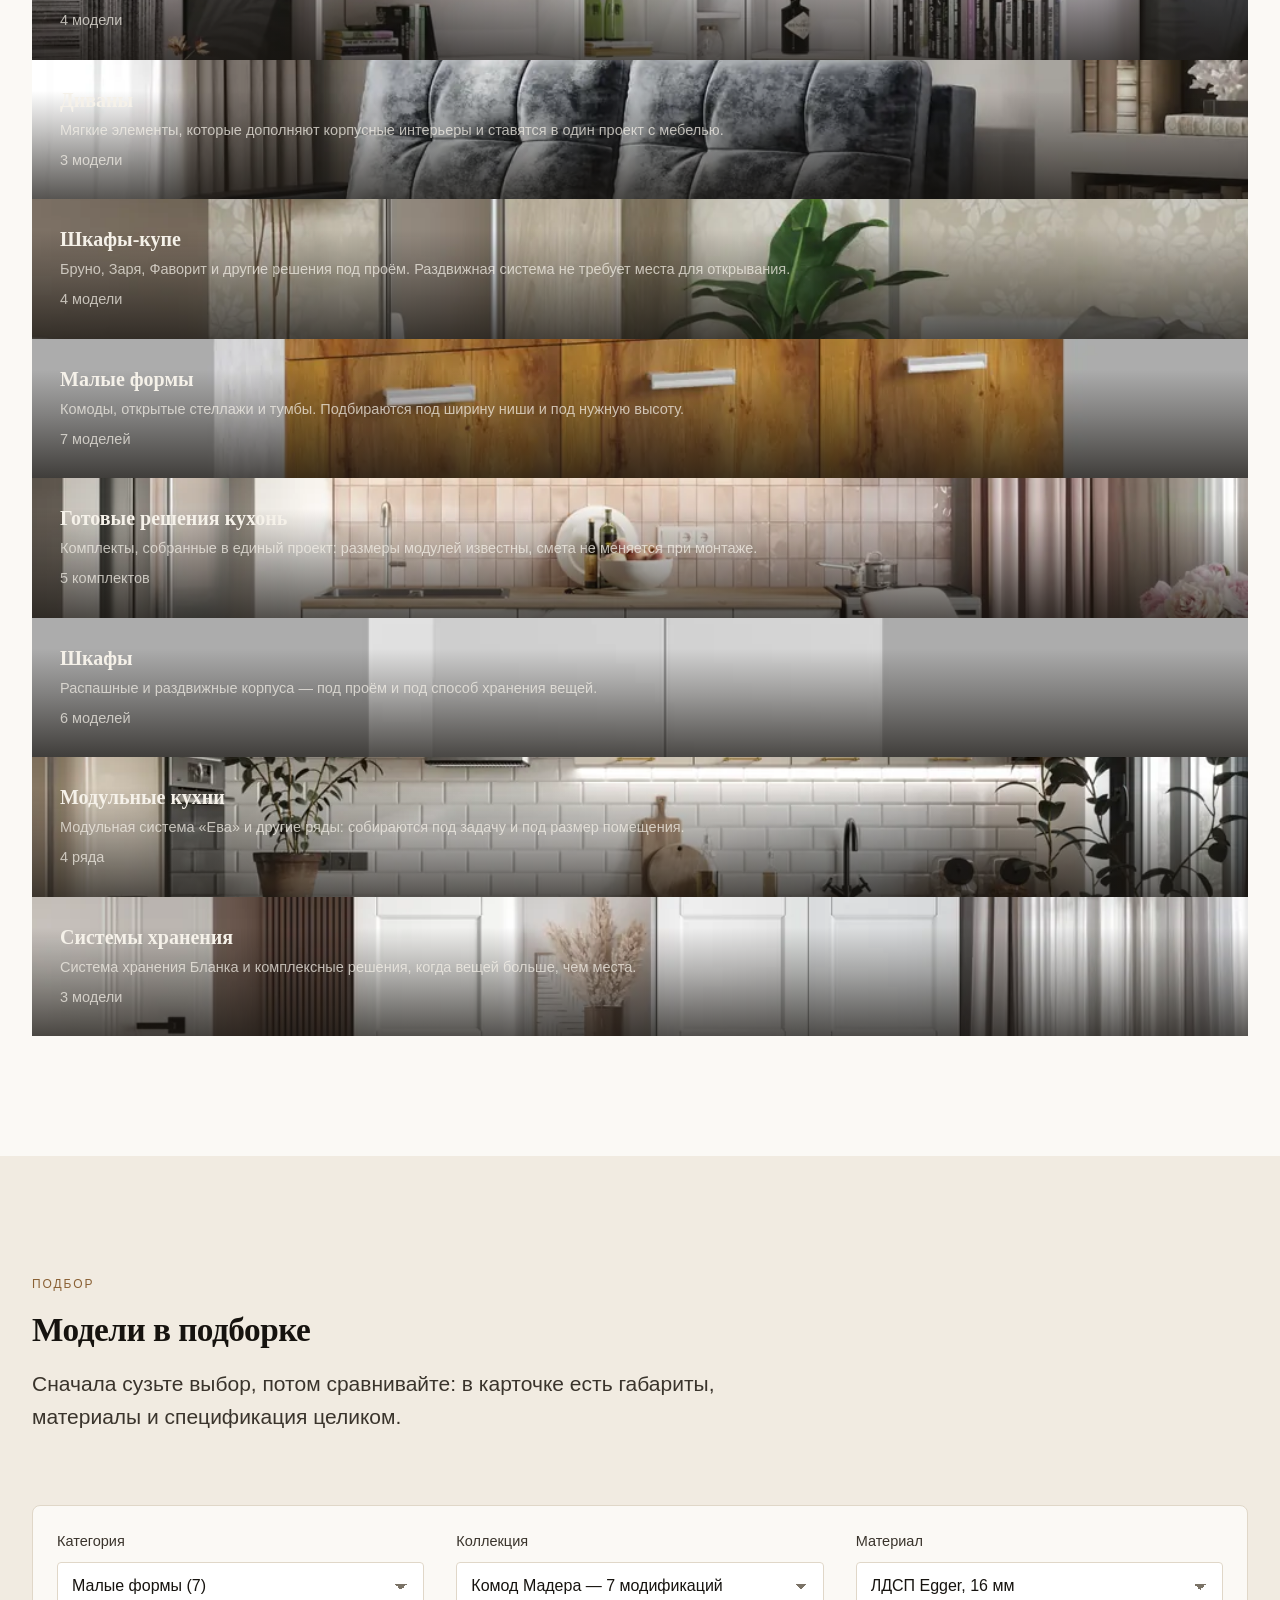
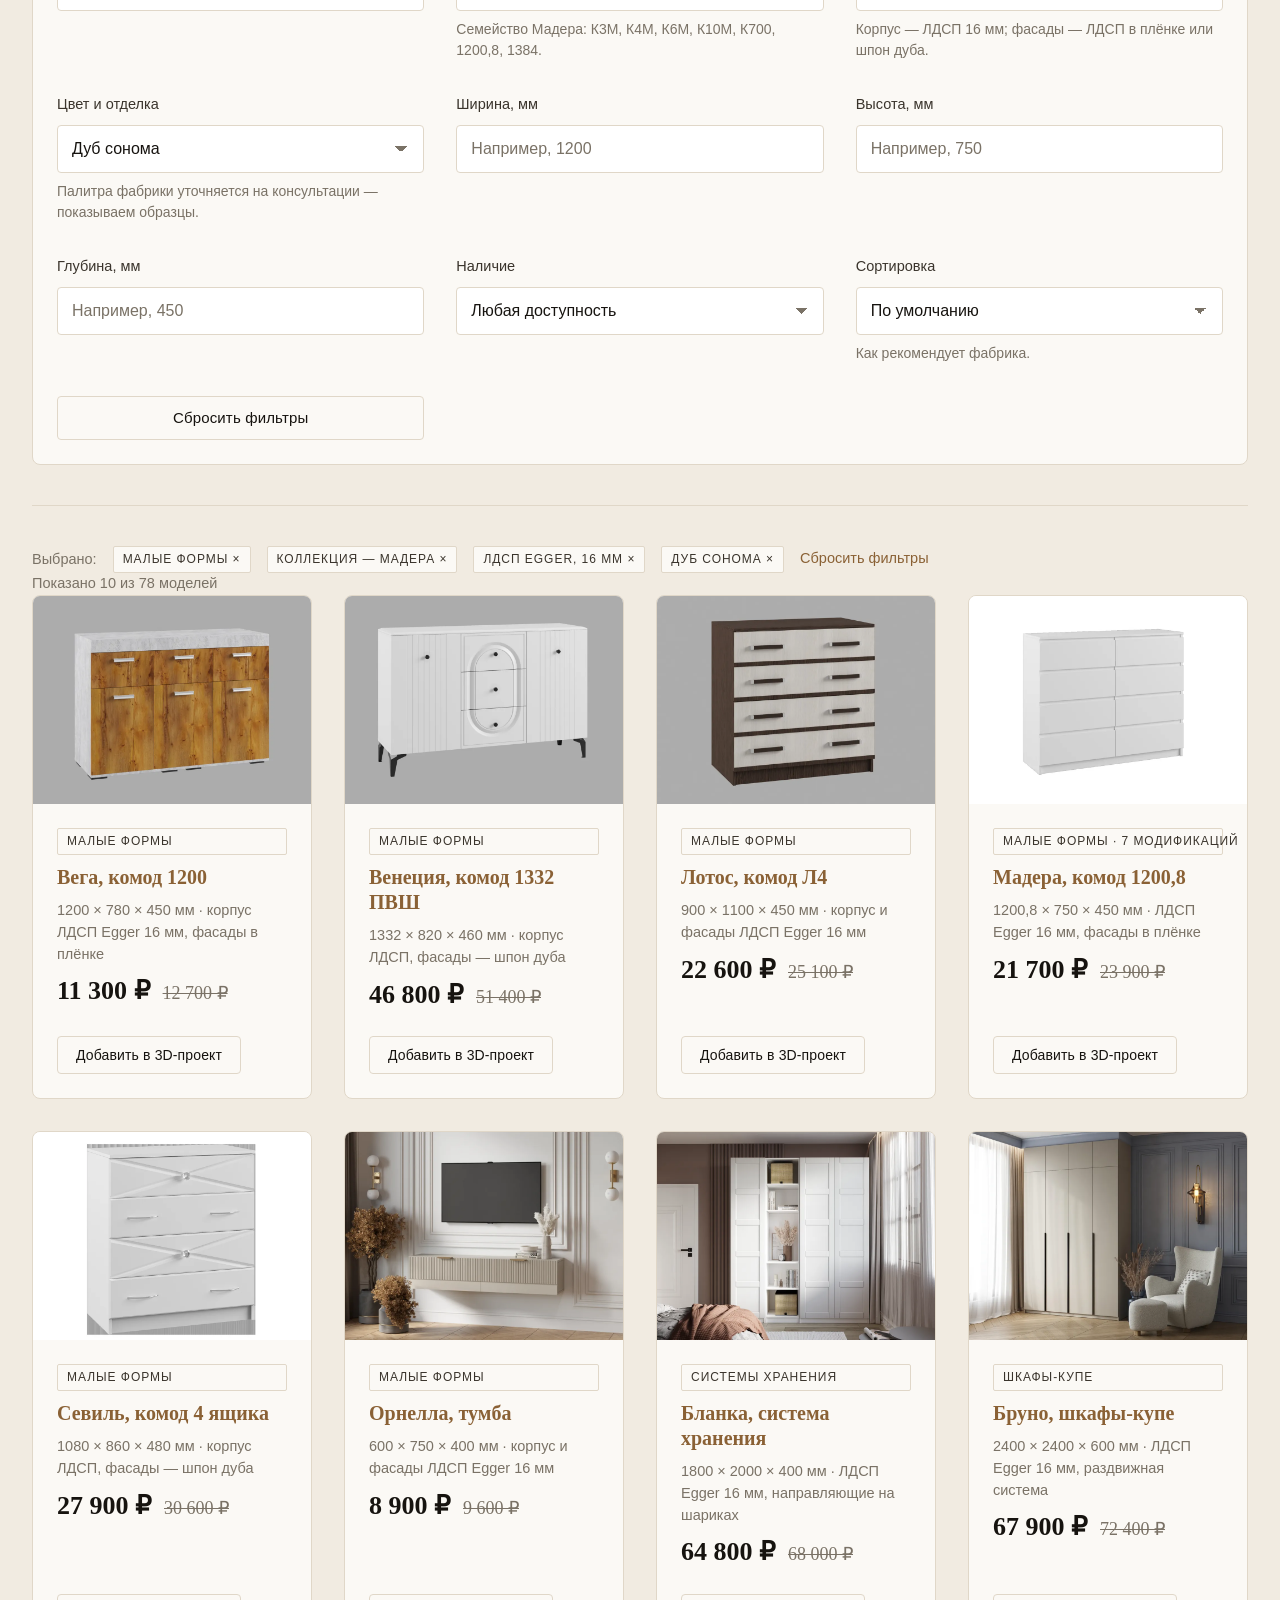
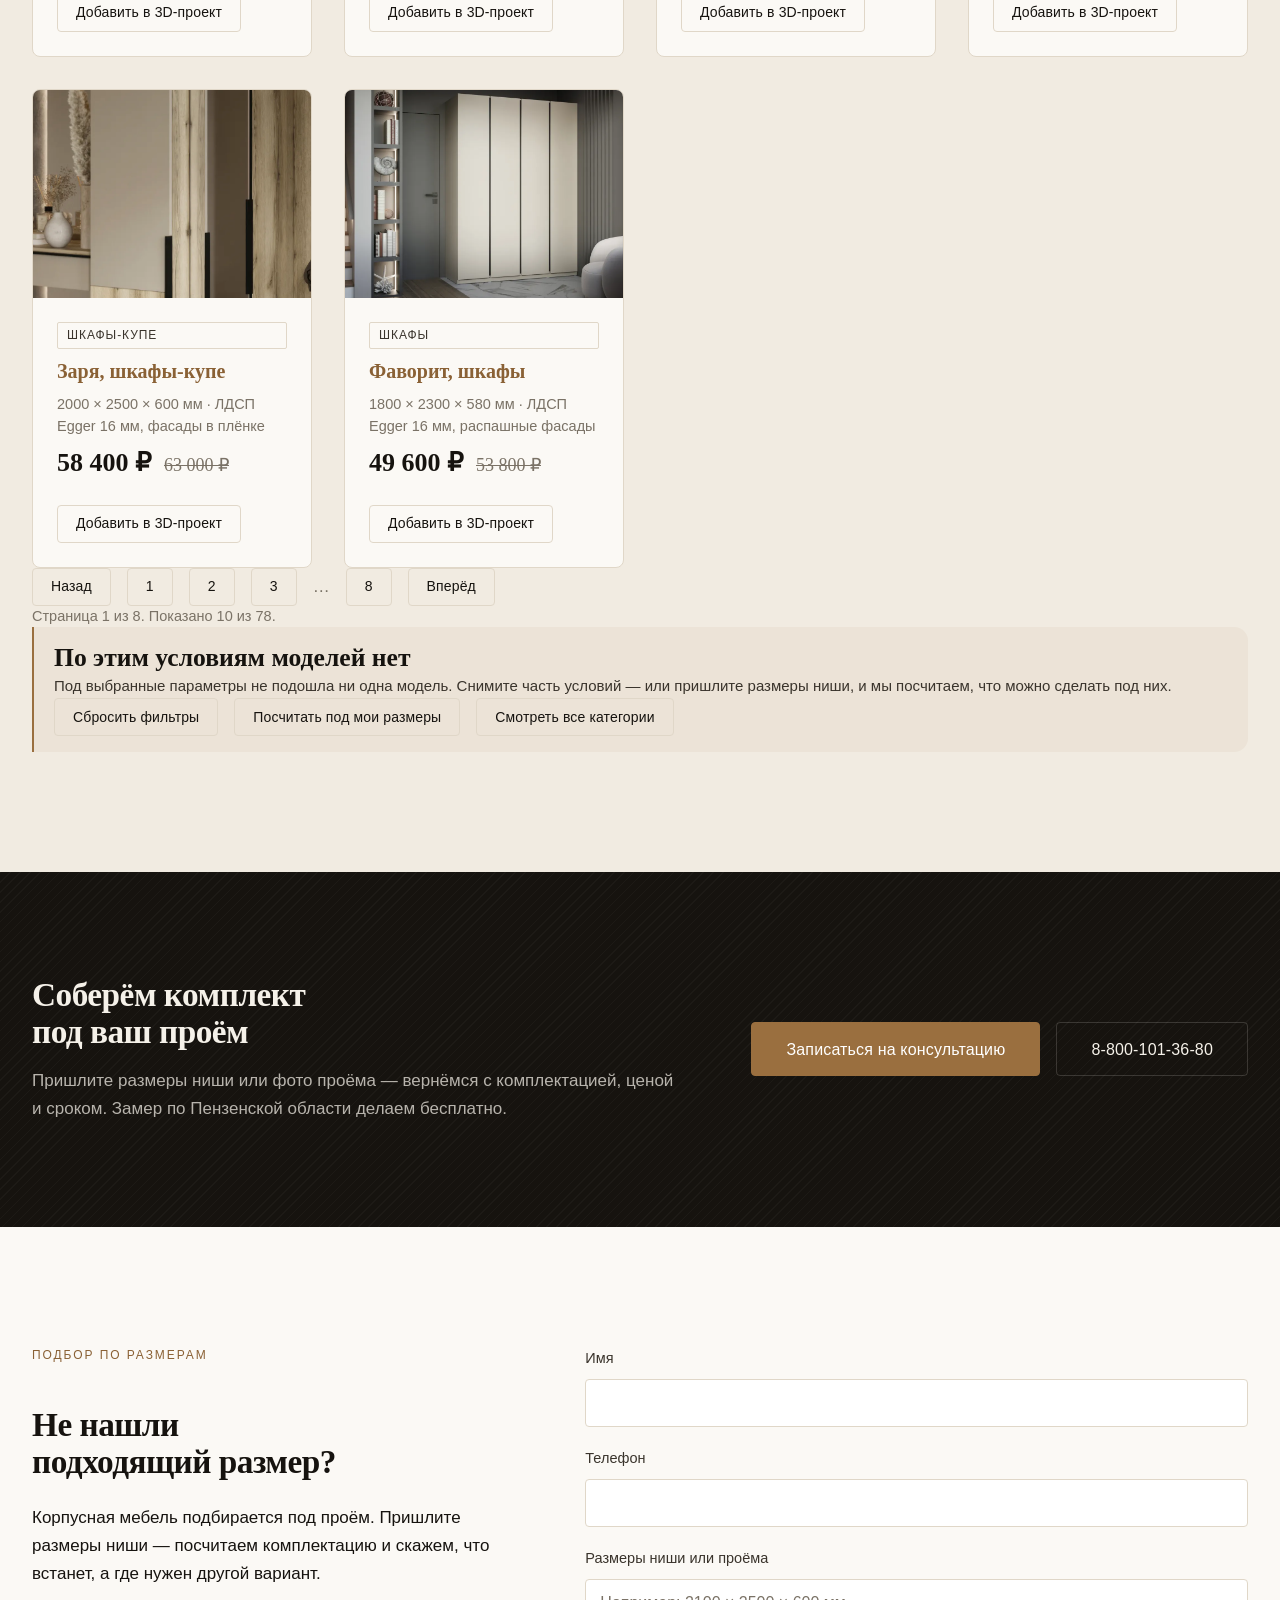
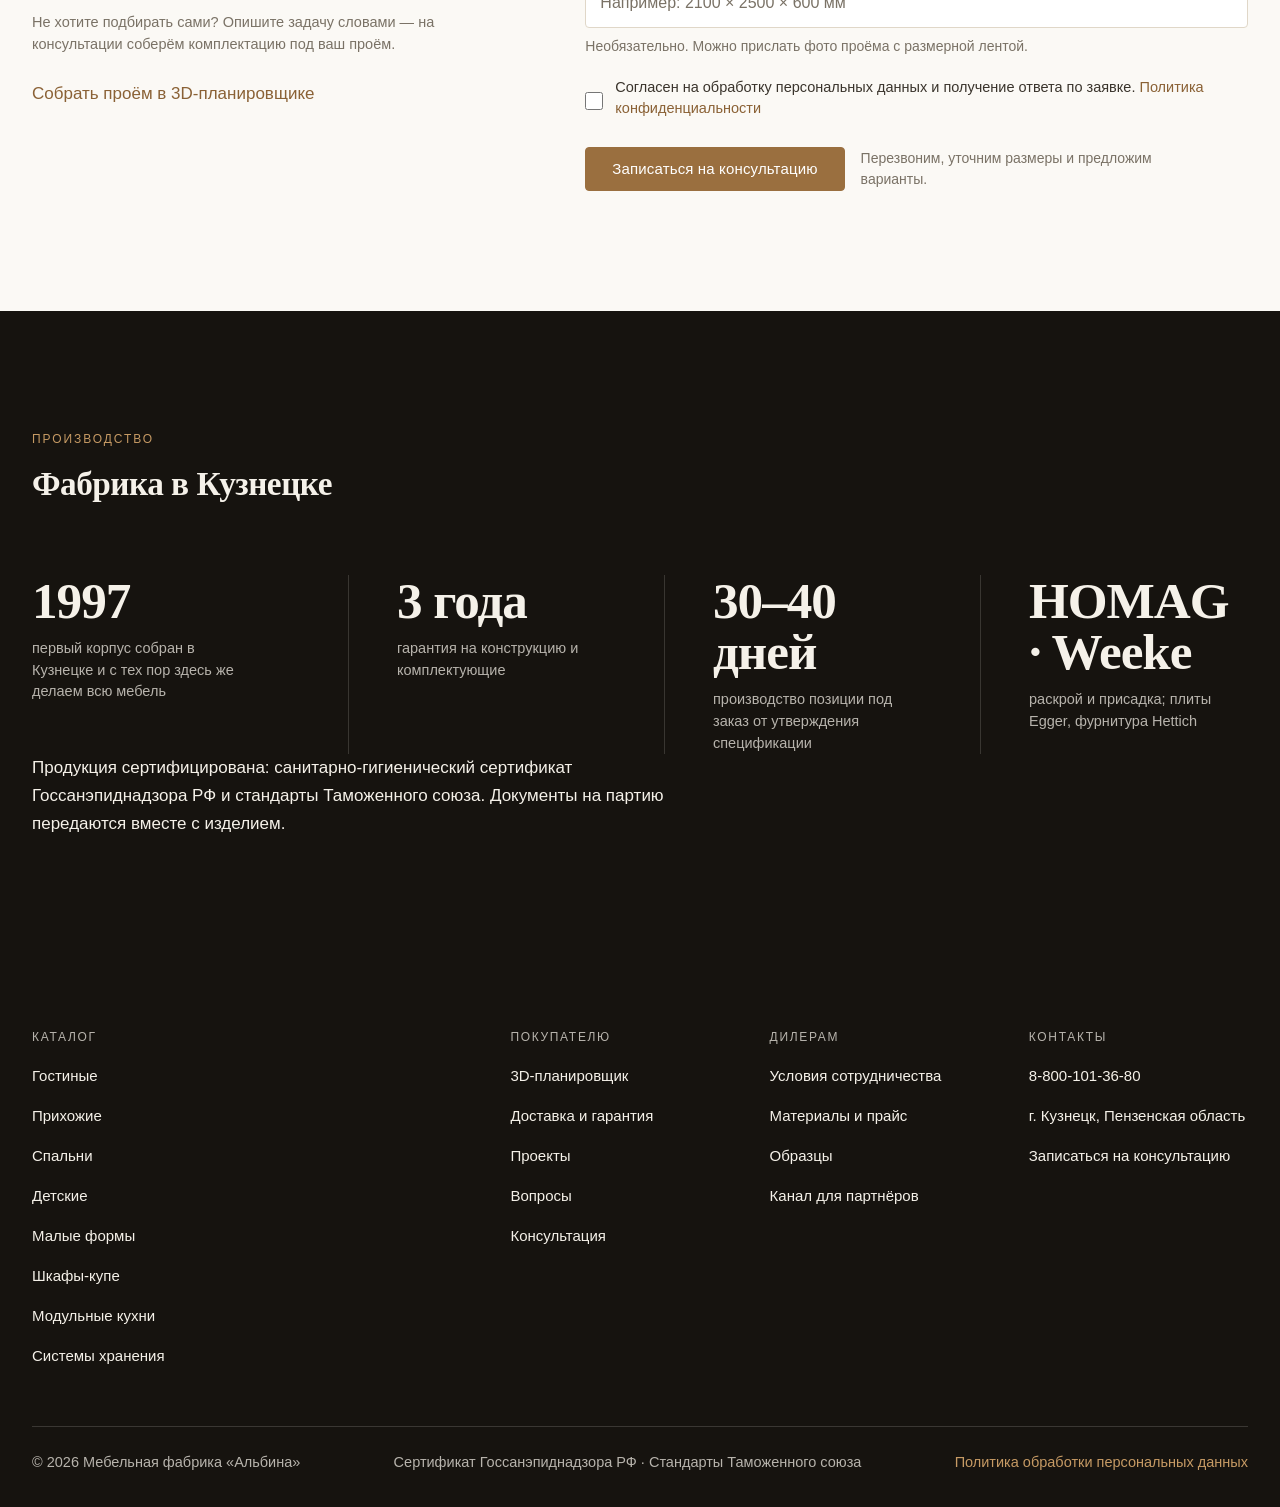
<file: catalog.html>
<!DOCTYPE html>
<html lang="ru">
<head>
  <meta charset="utf-8">
  <meta name="viewport" content="width=device-width, initial-scale=1">
  <title>Каталог корпусной мебели — фабрика «Альбина», Кузнецк</title>
  <meta name="description" content="Корпусная мебель фабрики «Альбина» с 1997 года: двенадцать категорий, подбор по размерам ниши, расчёт комплектации и сборка на объекте.">
  <link rel="stylesheet" href="assets/css/styles.css">
  <script>document.documentElement.classList.add('js');</script>
  <script src="assets/js/main.js" defer></script>
</head>
<body>
  <a class="skip-link" href="#main">Перейти к содержимому</a>

  <header class="header">
    <div class="container">
      <div class="header__inner">
        <a class="logo" href="index.html">
          <img src="assets/img/logo-dark.svg" alt="Мебельная фабрика Альбина" width="104" height="47">
        </a>

        <nav class="nav" id="site-nav" aria-label="Основная навигация">
          <ul class="nav__list">
            <li class="nav__item"><a class="nav__link is-active" href="catalog.html" aria-current="page">Каталог</a></li>
            <li class="nav__item"><a class="nav__link" href="planner.html">3D-планировщик</a></li>
            <li class="nav__item"><a class="nav__link" href="about.html">О фабрике</a></li>
            <li class="nav__item"><a class="nav__link" href="cases.html">Проекты</a></li>
            <li class="nav__item"><a class="nav__link" href="delivery.html">Доставка и гарантия</a></li>
            <li class="nav__item"><a class="nav__link" href="dealers.html">Дилерам</a></li>
            <li class="nav__item"><a class="nav__link" href="faq.html">Вопросы</a></li>
          </ul>
          <a class="btn btn--primary nav__cta" href="contacts.html#consultation" data-magnetic>Записаться на консультацию</a>
        </nav>

        <div class="header__actions">
          <a class="header__phone" href="tel:88001013680">8-800-101-36-80</a>
          <a class="btn btn--primary btn--sm" href="contacts.html#consultation" data-magnetic>Консультация</a>
        </div>

        <button class="burger" type="button" aria-label="Открыть меню" aria-expanded="false" aria-controls="site-nav">
          <span></span><span></span><span></span>
        </button>
      </div>
    </div>
  </header>

  <main id="main">

    <!-- ШАПКА СТРАНИЦЫ -->
    <section class="page-hero">
      <div class="container">
        <div class="page-hero__inner">
          <nav class="breadcrumbs" aria-label="Хлебные крошки">
            <a href="index.html">Главная</a>
            <span aria-current="page">Каталог</span>
          </nav>
          <span class="eyebrow">Каталог</span>
          <h1 class="h1" data-lines><span class="line"><span>Корпусная мебель,</span></span><span class="line"><span>собранная под ваш проём</span></span></h1>
          <p class="lead">Двенадцать категорий, сорок с лишним моделей и подбор по размерам ниши. Производство в Кузнецке с 1997 года: раскрой, кромка, присадка и сборка — на своём оборудовании.</p>
        </div>
      </div>
    </section>

    <!-- КАТЕГОРИИ: БЕНТО 12×N. Подпись .bento__meta обязательна у каждой плитки. -->
    <section class="section" id="categories">
      <div class="container">
        <div class="section__head">
          <span class="eyebrow">Категории</span>
          <h2 class="h2" data-lines><span class="line"><span>Двенадцать направлений</span></span><span class="line"><span>корпусной мебели</span></span></h2>
          <p class="lead">Начните с категории — внутри неё габариты, материалы и наличие. Если не уверены, в какой именно, откройте консультацию: подберём по проёму и задаче.</p>
        </div>

        <!-- ДЕМО-ДАННЫЕ: счётчики «N моделей» в каждой категории. Заменить на фактическое количество позиций из учётной системы фабрики. -->
        <div class="bento" data-stagger>
          <a class="bento--lg" href="catalog.html?category=gostinye">
            <div class="bento__media"><img src="assets/img/cat-gostinye.webp" alt="Корпусная мебель для гостиной" width="1200" height="900" loading="lazy"></div>
            <div class="bento__body">
              <h3 class="bento__title">Гостиные</h3>
              <p class="bento__meta">Стенки, тумбы под ТВ, системы хранения. Гостиная Ника — одно из решений.</p>
              <p class="bento__meta">6 моделей</p>
            </div>
          </a>

          <a class="bento--md" href="catalog.html?category=prihozhaya">
            <div class="bento__media"><img src="assets/img/cat-prihozhaya.webp" alt="Прихожие, шкафы-обувные и вешалки" width="1200" height="900" loading="lazy"></div>
            <div class="bento__body">
              <h3 class="bento__title">Прихожие</h3>
              <p class="bento__meta">Шкафы-купе, тумбы и малые формы под узкий проём. Вещи у стены, а не в проходе.</p>
              <p class="bento__meta">5 моделей</p>
            </div>
          </a>

          <a class="bento--md" href="catalog.html?category=spalnya">
            <div class="bento__media"><img src="assets/img/cat-spalnya.webp" alt="Спальни и кровати из массива и ЛДСП" width="1200" height="900" loading="lazy"></div>
            <div class="bento__body">
              <h3 class="bento__title">Спальни</h3>
              <p class="bento__meta">Шкафы, комоды и системы хранения. Шкафы подходят под нишу от пола до потолка.</p>
              <p class="bento__meta">7 моделей</p>
            </div>
          </a>

          <a href="catalog.html?category=detskie">
            <div class="bento__media"><img src="assets/img/cat-detskie.webp" alt="Детская мебель для детской комнаты" width="1200" height="900" loading="lazy"></div>
            <div class="bento__body">
              <h3 class="bento__title">Детские</h3>
              <p class="bento__meta">Рабочее место, хранение и порядок в комнате, где играют. Детская Теодора — базовая компоновка.</p>
              <p class="bento__meta">3 модели</p>
            </div>
          </a>

          <a href="catalog.html?category=kabinet">
            <div class="bento__media"><img src="assets/img/cat-kabinet.webp" alt="Кабинетная мебель и рабочие столы" width="1200" height="900" loading="lazy"></div>
            <div class="bento__body">
              <h3 class="bento__title">Кабинет</h3>
              <p class="bento__meta">Рабочий стол, тумбы, системы хранения. Мебель, которая держит форму в течение дня.</p>
              <p class="bento__meta">4 модели</p>
            </div>
          </a>

          <a href="catalog.html?category=divany">
            <div class="bento__media"><img src="assets/img/cat-divany.webp" alt="Диваны и мягкая мебель для дома" width="1200" height="900" loading="lazy"></div>
            <div class="bento__body">
              <h3 class="bento__title">Диваны</h3>
              <p class="bento__meta">Мягкие элементы, которые дополняют корпусные интерьеры и ставятся в один проект с мебелью.</p>
              <p class="bento__meta">3 модели</p>
            </div>
          </a>

          <a href="catalog.html?category=shkafy-kupe">
            <div class="bento__media"><img src="assets/img/cat-shkafy-kupe.webp" alt="Шкафы-купе на заказ по индивидуальным размерам" width="1200" height="900" loading="lazy"></div>
            <div class="bento__body">
              <h3 class="bento__title">Шкафы-купе</h3>
              <p class="bento__meta">Бруно, Заря, Фаворит и другие решения под проём. Раздвижная система не требует места для открывания.</p>
              <p class="bento__meta">4 модели</p>
            </div>
          </a>

          <a href="catalog.html?category=malye-formy">
            <div class="bento__media"><img src="assets/img/cat-malye-formy.webp" alt="Комоды, тумбы и малые формы мебели" width="1200" height="900" loading="lazy"></div>
            <div class="bento__body">
              <h3 class="bento__title">Малые формы</h3>
              <p class="bento__meta">Комоды, открытые стеллажи и тумбы. Подбираются под ширину ниши и под нужную высоту.</p>
              <p class="bento__meta">7 моделей</p>
            </div>
          </a>

          <a href="catalog.html?category=gotovye-kuxni">
            <div class="bento__media"><img src="assets/img/cat-gotovye-kuxni.webp" alt="Готовые кухни из готовых модулей" width="1200" height="900" loading="lazy"></div>
            <div class="bento__body">
              <h3 class="bento__title">Готовые решения кухонь</h3>
              <p class="bento__meta">Комплекты, собранные в единый проект: размеры модулей известны, смета не меняется при монтаже.</p>
              <p class="bento__meta">5 комплектов</p>
            </div>
          </a>

          <a href="catalog.html?category=shkafy">
            <div class="bento__media"><img src="assets/img/cat-shkafy.webp" alt="Шкафы и корпусные системы хранения" width="1200" height="900" loading="lazy"></div>
            <div class="bento__body">
              <h3 class="bento__title">Шкафы</h3>
              <p class="bento__meta">Распашные и раздвижные корпуса — под проём и под способ хранения вещей.</p>
              <p class="bento__meta">6 моделей</p>
            </div>
          </a>

          <a href="catalog.html?category=modulnye-kuxni">
            <div class="bento__media"><img src="assets/img/cat-modulnye-kuxni.webp" alt="Модульные кухни из отдельных модулей" width="1200" height="900" loading="lazy"></div>
            <div class="bento__body">
              <h3 class="bento__title">Модульные кухни</h3>
              <p class="bento__meta">Модульная система «Ева» и другие ряды: собираются под задачу и под размер помещения.</p>
              <p class="bento__meta">4 ряда</p>
            </div>
          </a>

          <a href="catalog.html?category=sistemy-hraneniya">
            <div class="bento__media"><img src="assets/img/cat-sistemy-hraneniya.webp" alt="Системы хранения для квартиры и дома" width="1200" height="900" loading="lazy"></div>
            <div class="bento__body">
              <h3 class="bento__title">Системы хранения</h3>
              <p class="bento__meta">Система хранения Бланка и комплексные решения, когда вещей больше, чем места.</p>
              <p class="bento__meta">3 модели</p>
            </div>
          </a>
        </div>
      </div>
    </section>

    <!-- ФИЛЬТРЫ И СПИСОК -->
    <section class="section section--tint" id="catalog-list">
      <div class="container">
        <div class="section__head">
          <span class="eyebrow">Подбор</span>
          <h2 class="h2" data-lines><span class="line"><span>Модели в подборке</span></span></h2>
          <p class="lead">Сначала сузьте выбор, потом сравнивайте: в карточке есть габариты, материалы и спецификация целиком.</p>
        </div>

        <!-- ШИРОКАЯ ПОЛОСА ФИЛЬТРОВ: широкая карточка во всю ширину контейнера,
             результаты — под ней отдельной сеткой. -->
        <!-- ДЕМО-ДАННЫЕ: значения фильтров и подсчёт моделей в скобках — демонстрационные.
             Заменить на реальные перечни материалов, декоров и наличия из учётной системы фабрики.
             В рабочей версии это чекбоксы с видимыми подписями и счётчиками рядом с каждым значением. -->
        <div class="card" id="catalog-filters">
          <div class="card__body">
            <div class="grid" data-stagger>
              <div class="col-4">
                <div class="field">
                  <label for="f-category">Категория</label>
                  <select id="f-category" name="category">
                    <option value="">Все категории</option>
                    <option value="malye-formy" selected>Малые формы (7)</option>
                    <option value="shkafy-kupe">Шкафы-купе (4)</option>
                    <option value="shkafy">Шкафы (6)</option>
                    <option value="sistemy-hraneniya">Системы хранения (3)</option>
                    <option value="gostinye">Гостиные (6)</option>
                    <option value="prihozhaya">Прихожие (5)</option>
                    <option value="spalnya">Спальни (7)</option>
                  </select>
                </div>
              </div>

              <div class="col-4">
                <div class="field">
                  <label for="f-collection">Коллекция</label>
                  <select id="f-collection" name="collection" aria-describedby="f-collection-hint">
                    <option value="">Все коллекции</option>
                    <option value="madera" selected>Комод Мадера — 7 модификаций</option>
                    <option value="vega">Комод Вега 1200</option>
                    <option value="venetsiya">Комод Венеция 1332 ПВШ</option>
                    <option value="lotos">Комод Лотос Л4</option>
                    <option value="sevil">Комод Севиль</option>
                    <option value="ornella">Тумба Орнелла</option>
                    <option value="blanka">Система хранения Бланка</option>
                    <option value="bruno">Шкафы Бруно</option>
                    <option value="zarya">Шкафы Заря</option>
                    <option value="favorit">Шкафы Фаворит</option>
                  </select>
                  <p class="field__hint" id="f-collection-hint">Семейство Мадера: К3М, К4М, К6М, К10М, К700, 1200,8, 1384.</p>
                </div>
              </div>

              <div class="col-4">
                <div class="field">
                  <label for="f-material">Материал</label>
                  <select id="f-material" name="material">
                    <option value="">Любой материал</option>
                    <option value="ldsp-egger" selected>ЛДСП Egger, 16 мм</option>
                    <option value="ldsp-penka">ЛДСП в плёнке</option>
                    <option value="shpon-dub">Шпон дуба</option>
                  </select>
                  <!-- ДЕМО-ДАННЫЕ: перечень материалов (Egger и шпон дуба). Заменить на фактический список поставщиков фабрики. -->
                  <p class="field__hint">Корпус — ЛДСП 16 мм; фасады — ЛДСП в плёнке или шпон дуба.</p>
                </div>
              </div>

              <div class="col-4">
                <div class="field">
                  <label for="f-color">Цвет и отделка</label>
                  <select id="f-color" name="color">
                    <option value="">Любой цвет</option>
                    <option value="dub-sonoma" selected>Дуб сонома</option>
                    <option value="belyy">Белый</option>
                    <option value="grafit">Графит</option>
                    <option value="beton">Бетон</option>
                  </select>
                  <!-- ДЕМО-ДАННЫЕ: палитра декоров (дуб сонома, белый, графит, бетон). Заменить на фактические декоры с кодами. -->
                  <p class="field__hint">Палитра фабрики уточняется на консультации — показываем образцы.</p>
                </div>
              </div>

              <div class="col-4">
                <div class="field">
                  <label for="f-width">Ширина, мм</label>
                  <input id="f-width" name="width" type="number" inputmode="numeric" min="1" max="3000" step="1" placeholder="Например, 1200">
                  <!-- ДЕМО-ДАННЫЕ: допустимый диапазон ширины 1–3000 мм. Заменить на реальные диапазоны по категориям. -->
                </div>
              </div>

              <div class="col-4">
                <div class="field">
                  <label for="f-height">Высота, мм</label>
                  <input id="f-height" name="height" type="number" inputmode="numeric" min="1" max="3000" step="1" placeholder="Например, 750">
                </div>
              </div>

              <div class="col-4">
                <div class="field">
                  <label for="f-depth">Глубина, мм</label>
                  <input id="f-depth" name="depth" type="number" inputmode="numeric" min="1" max="1000" step="1" placeholder="Например, 450">
                </div>
              </div>

              <div class="col-4">
                <div class="field">
                  <label for="f-stock">Наличие</label>
                  <select id="f-stock" name="stock">
                    <option value="">Любая доступность</option>
                    <option value="v-nalichii">В наличии на фабрике (4)</option>
                    <option value="pod-zakaz">Под заказ 30–40 дней (6)</option>
                  </select>
                  <!-- ДЕМО-ДАННЫЕ: сроки производства 30–40 дней и остатки. Заменить на фактические. -->
                </div>
              </div>

              <div class="col-4">
                <div class="field">
                  <label for="f-sort">Сортировка</label>
                  <select id="f-sort" name="sort" aria-describedby="f-sort-hint">
                    <option value="default" selected>По умолчанию</option>
                    <option value="new">Сначала новинки</option>
                    <option value="price-asc">От меньшей цены к большей</option>
                    <option value="price-desc">От большей цены к меньшей</option>
                    <option value="width">По ширине</option>
                    <option value="name">По названию, А → Я</option>
                  </select>
                  <p class="field__hint" id="f-sort-hint">Как рекомендует фабрика.</p>
                </div>
              </div>

              <div class="col-4">
                <a class="btn btn--ghost u-full" href="catalog.html">Сбросить фильтры</a>
              </div>
            </div>
          </div>
        </div>

        <hr class="divider">

        <!-- АКТИВНЫЕ ФИЛЬТРЫ -->
        <div class="row" aria-label="Выбранные фильтры">
          <span class="muted small">Выбрано:</span>
          <button class="tag" type="button" aria-label="Убрать фильтр: Категория — Малые формы">Малые формы <span aria-hidden="true">×</span></button>
          <button class="tag" type="button" aria-label="Убрать фильтр: Коллекция — Комод Мадера">Коллекция — Мадера <span aria-hidden="true">×</span></button>
          <button class="tag" type="button" aria-label="Убрать фильтр: Материал — ЛДСП Egger, 16 мм">ЛДСП Egger, 16 мм <span aria-hidden="true">×</span></button>
          <button class="tag" type="button" aria-label="Убрать фильтр: Цвет — дуб сонома">Дуб сонома <span aria-hidden="true">×</span></button>
          <a class="link small" href="catalog.html">Сбросить фильтры</a>
        </div>

        <p class="muted small" aria-live="polite">Показано 10 из 78 моделей</p>

        <!-- ДЕМО-ДАННЫЕ: сетка товаров. Характеристики и цены — демонстрационные:
             корпус ЛДСП Egger 16 мм, фасады ЛДСП в плёнке либо шпон дуба,
             направляющие на шариковых подшипниках, петли Blum,
             цены 8 900–68 000&nbsp;₽, старая цена — предыдущая редакция прайса.
             Заменить на фактические данные из учётной системы фабрики. -->
        <div class="cards" id="products" data-stagger>
          <article class="card">
            <div class="card__media">
              <img src="assets/img/prod-vega.webp" alt="Вега Комод 1200" width="1200" height="900" loading="lazy">
            </div>
            <div class="card__body">
              <span class="tag">Малые формы</span>
              <h3 class="card__title"><a class="link" href="product.html" aria-label="Комод Вега 1200 — открыть карточку">Вега, комод 1200</a></h3>
              <p class="card__meta">1200 × 780 × 450 мм · корпус ЛДСП Egger 16 мм, фасады в плёнке</p>
              <p class="price">11 300&nbsp;₽<span class="price--old">12 700&nbsp;₽</span></p>
              <p class="card__actions"><a class="btn btn--sm btn--ghost" href="planner.html">Добавить в 3D-проект</a></p>
            </div>
          </article>

          <article class="card">
            <div class="card__media">
              <img src="assets/img/prod-venetsiya.webp" alt="Венеция Комод 1332 ПВШ" width="1200" height="900" loading="lazy">
            </div>
            <div class="card__body">
              <span class="tag">Малые формы</span>
              <h3 class="card__title"><a class="link" href="product.html" aria-label="Комод Венеция 1332 ПВШ — открыть карточку">Венеция, комод 1332 ПВШ</a></h3>
              <p class="card__meta">1332 × 820 × 460 мм · корпус ЛДСП, фасады — шпон дуба</p>
              <p class="price">46 800&nbsp;₽<span class="price--old">51 400&nbsp;₽</span></p>
              <p class="card__actions"><a class="btn btn--sm btn--ghost" href="planner.html">Добавить в 3D-проект</a></p>
            </div>
          </article>

          <article class="card">
            <div class="card__media">
              <img src="assets/img/prod-lotos.webp" alt="Лотос Комод Л4" width="1200" height="900" loading="lazy">
            </div>
            <div class="card__body">
              <span class="tag">Малые формы</span>
              <h3 class="card__title"><a class="link" href="product.html" aria-label="Комод Лотос Л4 — открыть карточку">Лотос, комод Л4</a></h3>
              <p class="card__meta">900 × 1100 × 450 мм · корпус и фасады ЛДСП Egger 16 мм</p>
              <p class="price">22 600&nbsp;₽<span class="price--old">25 100&nbsp;₽</span></p>
              <p class="card__actions"><a class="btn btn--sm btn--ghost" href="planner.html">Добавить в 3D-проект</a></p>
            </div>
          </article>

          <article class="card">
            <div class="card__media">
              <img src="assets/img/prod-madera.webp" alt="Мадера Комод 1200,8" width="1200" height="900" loading="lazy" fetchpriority="high">
            </div>
            <div class="card__body">
              <span class="tag">Малые формы · 7 модификаций</span>
              <h3 class="card__title"><a class="link" href="product.html" aria-label="Комод Мадера 1200,8 — открыть карточку">Мадера, комод 1200,8</a></h3>
              <p class="card__meta">1200,8 × 750 × 450 мм · ЛДСП Egger 16 мм, фасады в плёнке</p>
              <p class="price">21 700&nbsp;₽<span class="price--old">23 900&nbsp;₽</span></p>
              <p class="card__actions"><a class="btn btn--sm btn--ghost" href="planner.html">Добавить в 3D-проект</a></p>
            </div>
          </article>

          <article class="card">
            <div class="card__media">
              <img src="assets/img/prod-sevil.webp" alt="Севиль Комод 4 ящика" width="1200" height="900" loading="lazy">
            </div>
            <div class="card__body">
              <span class="tag">Малые формы</span>
              <h3 class="card__title"><a class="link" href="product.html" aria-label="Комод Севиль, 4 ящика — открыть карточку">Севиль, комод 4 ящика</a></h3>
              <p class="card__meta">1080 × 860 × 480 мм · корпус ЛДСП, фасады — шпон дуба</p>
              <p class="price">27 900&nbsp;₽<span class="price--old">30 600&nbsp;₽</span></p>
              <p class="card__actions"><a class="btn btn--sm btn--ghost" href="planner.html">Добавить в 3D-проект</a></p>
            </div>
          </article>

          <article class="card">
            <div class="card__media">
              <img src="assets/img/prod-ornella.webp" alt="Орнелла" width="1200" height="900" loading="lazy">
            </div>
            <div class="card__body">
              <span class="tag">Малые формы</span>
              <h3 class="card__title"><a class="link" href="product.html" aria-label="Тумба Орнелла — открыть карточку">Орнелла, тумба</a></h3>
              <p class="card__meta">600 × 750 × 400 мм · корпус и фасады ЛДСП Egger 16 мм</p>
              <p class="price">8 900&nbsp;₽<span class="price--old">9 600&nbsp;₽</span></p>
              <p class="card__actions"><a class="btn btn--sm btn--ghost" href="planner.html">Добавить в 3D-проект</a></p>
            </div>
          </article>

          <article class="card">
            <div class="card__media">
              <img src="assets/img/prod-blanka.webp" alt="Система хранения Бланка" width="1200" height="900" loading="lazy">
            </div>
            <div class="card__body">
              <span class="tag">Системы хранения</span>
              <h3 class="card__title"><a class="link" href="product.html" aria-label="Система хранения Бланка — открыть карточку">Бланка, система хранения</a></h3>
              <p class="card__meta">1800 × 2000 × 400 мм · ЛДСП Egger 16 мм, направляющие на шариках</p>
              <p class="price">64 800&nbsp;₽<span class="price--old">68 000&nbsp;₽</span></p>
              <p class="card__actions"><a class="btn btn--sm btn--ghost" href="planner.html">Добавить в 3D-проект</a></p>
            </div>
          </article>

          <article class="card">
            <div class="card__media">
              <img src="assets/img/prod-bruno.webp" alt="Шкафы Бруно" width="1200" height="900" loading="lazy">
            </div>
            <div class="card__body">
              <span class="tag">Шкафы-купе</span>
              <h3 class="card__title"><a class="link" href="product.html" aria-label="Шкафы Бруно — открыть карточку">Бруно, шкафы-купе</a></h3>
              <p class="card__meta">2400 × 2400 × 600 мм · ЛДСП Egger 16 мм, раздвижная система</p>
              <p class="price">67 900&nbsp;₽<span class="price--old">72 400&nbsp;₽</span></p>
              <p class="card__actions"><a class="btn btn--sm btn--ghost" href="planner.html">Добавить в 3D-проект</a></p>
            </div>
          </article>

          <article class="card">
            <div class="card__media">
              <img src="assets/img/prod-zarya.webp" alt="Шкафы Заря" width="1200" height="900" loading="lazy">
            </div>
            <div class="card__body">
              <span class="tag">Шкафы-купе</span>
              <h3 class="card__title"><a class="link" href="product.html" aria-label="Шкафы Заря — открыть карточку">Заря, шкафы-купе</a></h3>
              <p class="card__meta">2000 × 2500 × 600 мм · ЛДСП Egger 16 мм, фасады в плёнке</p>
              <p class="price">58 400&nbsp;₽<span class="price--old">63 000&nbsp;₽</span></p>
              <p class="card__actions"><a class="btn btn--sm btn--ghost" href="planner.html">Добавить в 3D-проект</a></p>
            </div>
          </article>

          <article class="card">
            <div class="card__media">
              <img src="assets/img/prod-favorit.webp" alt="Шкафы Фаворит" width="1200" height="900" loading="lazy">
            </div>
            <div class="card__body">
              <span class="tag">Шкафы</span>
              <h3 class="card__title"><a class="link" href="product.html" aria-label="Шкафы Фаворит — открыть карточку">Фаворит, шкафы</a></h3>
              <p class="card__meta">1800 × 2300 × 580 мм · ЛДСП Egger 16 мм, распашные фасады</p>
              <p class="price">49 600&nbsp;₽<span class="price--old">53 800&nbsp;₽</span></p>
              <p class="card__actions"><a class="btn btn--sm btn--ghost" href="planner.html">Добавить в 3D-проект</a></p>
            </div>
          </article>
        </div>

        <!-- ПАГИНАЦИЯ -->
        <!-- ДЕМО-ДАННЫЕ: «Показано 10 из 78», 8 страниц. Заменить на фактическое количество моделей. -->
        <nav class="row" aria-label="Постраничная навигация">
          <a class="btn btn--ghost btn--sm" href="catalog.html" aria-label="Предыдущая страница">Назад</a>
          <a class="btn btn--ghost btn--sm" href="catalog.html" aria-current="page">1</a>
          <a class="btn btn--ghost btn--sm" href="catalog.html?page=2">2</a>
          <a class="btn btn--ghost btn--sm" href="catalog.html?page=3">3</a>
          <span class="muted" aria-hidden="true">…</span>
          <a class="btn btn--ghost btn--sm" href="catalog.html?page=8">8</a>
          <a class="btn btn--ghost btn--sm" href="catalog.html?page=2" aria-label="Следующая страница" data-magnetic>Вперёд</a>
        </nav>
        <p class="muted small">Страница 1 из 8. Показано 10 из 78.</p>

        <!-- ПУСТОЕ СОСТОЯНИЕ: показывается вместо сетки, когда фильтры ничего не дали.
             Три выхода из тупика: сбросить фильтры, посчитать под размеры, открыть корень каталога. -->
        <div class="note">
          <h3 class="h3">По этим условиям моделей нет</h3>
          <p>Под выбранные параметры не подошла ни одна модель. Снимите часть условий — или пришлите размеры ниши, и мы посчитаем, что можно сделать под них.</p>
          <div class="row">
            <a class="btn btn--ghost btn--sm" href="catalog.html">Сбросить фильтры</a>
            <a class="btn btn--ghost btn--sm" href="contacts.html#consultation">Посчитать под мои размеры</a>
            <a class="btn btn--ghost btn--sm" href="catalog.html">Смотреть все категории</a>
          </div>
        </div>
      </div>
    </section>

    <!-- ПРИЗЫВ К КОНСУЛЬТАЦИИ -->
    <section class="banner">
      <div class="container">
        <div class="banner__inner">
          <div class="banner__text">
            <h2 class="h2" data-lines><span class="line"><span>Соберём комплект</span></span><span class="line"><span>под ваш проём</span></span></h2>
            <p>Пришлите размеры ниши или фото проёма — вернёмся с комплектацией, ценой и сроком. Замер по Пензенской области делаем бесплатно.</p>
          </div>
          <div class="banner__actions">
            <a class="btn btn--primary btn--lg" href="contacts.html#consultation" data-magnetic>Записаться на консультацию</a>
            <a class="btn btn--light btn--lg" href="tel:88001013680" data-magnetic>8-800-101-36-80</a>
          </div>
        </div>
      </div>
    </section>

    <!-- НЕ НАШЛИ НУЖНЫЙ РАЗМЕР: текст слева (5 кол), форма справа (7 кол) -->
    <section class="section" id="consultation-size">
      <div class="container">
        <div class="split">
          <div class="stack">
            <span class="eyebrow">Подбор по размерам</span>
            <h2 class="h2" data-lines><span class="line"><span>Не нашли</span></span><span class="line"><span>подходящий размер?</span></span></h2>
            <p class="prose">Корпусная мебель подбирается под проём. Пришлите размеры ниши — посчитаем комплектацию и скажем, что встанет, а где нужен другой вариант.</p>
            <p class="muted small">Не хотите подбирать сами? Опишите задачу словами — на консультации соберём комплектацию под ваш проём.</p>
            <p><a class="link" href="planner.html">Собрать проём в 3D-планировщике</a></p>
          </div>

          <div>
            <!-- ДЕМО-ДАННЫЕ: форма записи на консультацию. Отправка имитируется main.js,
                 рабочий обработчик подключается атрибутом data-native-submit. -->
            <form class="form form--wide" data-form="lead"
                  data-success="Заявка принята. Перезвоним, уточним размеры и предложим варианты. Если удобнее созвониться сразу — 8-800-101-36-80."
                  data-success-delay="6000">
              <div class="field">
                <label for="size-name">Имя</label>
                <input id="size-name" name="name" type="text" autocomplete="name" required>
                <p class="field__error"></p>
              </div>

              <div class="field">
                <label for="size-phone">Телефон</label>
                <input id="size-phone" name="phone" type="tel" autocomplete="tel"
                       data-mask="phone" data-phone-prefix="+7" required>
                <p class="field__error"></p>
              </div>

              <div class="field">
                <label for="size-dims">Размеры ниши или проёма</label>
                <input id="size-dims" name="dimensions" type="text" placeholder="Например: 2100 × 2500 × 600 мм">
                <p class="field__hint">Необязательно. Можно прислать фото проёма с размерной лентой.</p>
                <p class="field__error"></p>
              </div>

              <div class="field field--check">
                <input id="size-consent" name="consent" type="checkbox" data-consent required>
                <label for="size-consent">Согласен на обработку персональных данных и получение ответа по заявке. <a class="link" href="privacy.html">Политика конфиденциальности</a></label>
              </div>

              <div class="form__actions">
                <button class="btn btn--primary" type="submit" data-magnetic>Записаться на консультацию</button>
                <p class="form__note">Перезвоним, уточним размеры и предложим варианты.</p>
              </div>
            </form>
          </div>
        </div>
      </div>
    </section>

    <!-- ФАКТЫ О ФАБРИКЕ -->
    <section class="section section--dark">
      <div class="container">
        <div class="section__head">
          <span class="eyebrow">Производство</span>
          <h2 class="h2" data-lines><span class="line"><span>Фабрика в Кузнецке</span></span></h2>
        </div>
        <div class="stats" data-stagger>
          <div class="stat">
            <p class="stat__num">1997</p>
            <p class="stat__label">первый корпус собран в Кузнецке и с тех пор здесь же делаем всю мебель</p>
          </div>
          <div class="stat">
            <p class="stat__num">3 года</p>
            <p class="stat__label">гарантия на конструкцию и комплектующие</p>
          </div>
          <div class="stat">
            <p class="stat__num">30–40 дней</p>
            <p class="stat__label">производство позиции под заказ от утверждения спецификации</p>
          </div>
          <div class="stat">
            <p class="stat__num">HOMAG · Weeke</p>
            <p class="stat__label">раскрой и присадка; плиты Egger, фурнитура Hettich</p>
          </div>
        </div>
        <p class="prose">Продукция сертифицирована: санитарно-гигиенический сертификат Госсанэпиднадзора РФ и стандарты Таможенного союза. Документы на партию передаются вместе с изделием.</p>
      </div>
    </section>

  </main>

  <footer class="footer">
    <div class="container">
      <div class="footer__inner">
        <div class="footer__col">
          <h2 class="footer__title">Каталог</h2>
          <ul class="footer__list">
            <li><a href="catalog.html?category=gostinye">Гостиные</a></li>
            <li><a href="catalog.html?category=prihozhaya">Прихожие</a></li>
            <li><a href="catalog.html?category=spalnya">Спальни</a></li>
            <li><a href="catalog.html?category=detskie">Детские</a></li>
            <li><a href="catalog.html?category=malye-formy">Малые формы</a></li>
            <li><a href="catalog.html?category=shkafy-kupe">Шкафы-купе</a></li>
            <li><a href="catalog.html?category=modulnye-kuxni">Модульные кухни</a></li>
            <li><a href="catalog.html?category=sistemy-hraneniya">Системы хранения</a></li>
          </ul>
        </div>

        <div class="footer__col">
          <h2 class="footer__title">Покупателю</h2>
          <ul class="footer__list">
            <li><a href="planner.html">3D-планировщик</a></li>
            <li><a href="delivery.html">Доставка и гарантия</a></li>
            <li><a href="cases.html">Проекты</a></li>
            <li><a href="faq.html">Вопросы</a></li>
            <li><a href="contacts.html#consultation">Консультация</a></li>
          </ul>
        </div>

        <div class="footer__col">
          <h2 class="footer__title">Дилерам</h2>
          <ul class="footer__list">
            <li><a href="dealers.html">Условия сотрудничества</a></li>
            <li><a href="dealers.html#materials">Материалы и прайс</a></li>
            <li><a href="dealers.html#samples">Образцы</a></li>
            <li><a href="dealers.html">Канал для партнёров</a></li>
          </ul>
        </div>

        <div class="footer__col">
          <h2 class="footer__title">Контакты</h2>
          <ul class="footer__list">
            <li><a href="tel:88001013680">8-800-101-36-80</a></li>
            <li><a href="contacts.html">г. Кузнецк, Пензенская область</a></li>
            <li><a href="contacts.html#consultation">Записаться на консультацию</a></li>
          </ul>
        </div>
      </div>

      <div class="footer__bottom">
        <p>© <span class="footer__year" data-year></span> Мебельная фабрика «Альбина»</p>
        <p>Сертификат Госсанэпиднадзора РФ · Стандарты Таможенного союза</p>
        <p><a class="link link--light" href="privacy.html">Политика обработки персональных данных</a></p>
      </div>
    </div>
  </footer>

  <a class="btn btn--primary mobile-cta" href="contacts.html#consultation">Записаться на консультацию</a>
</body>
</html>
</file>
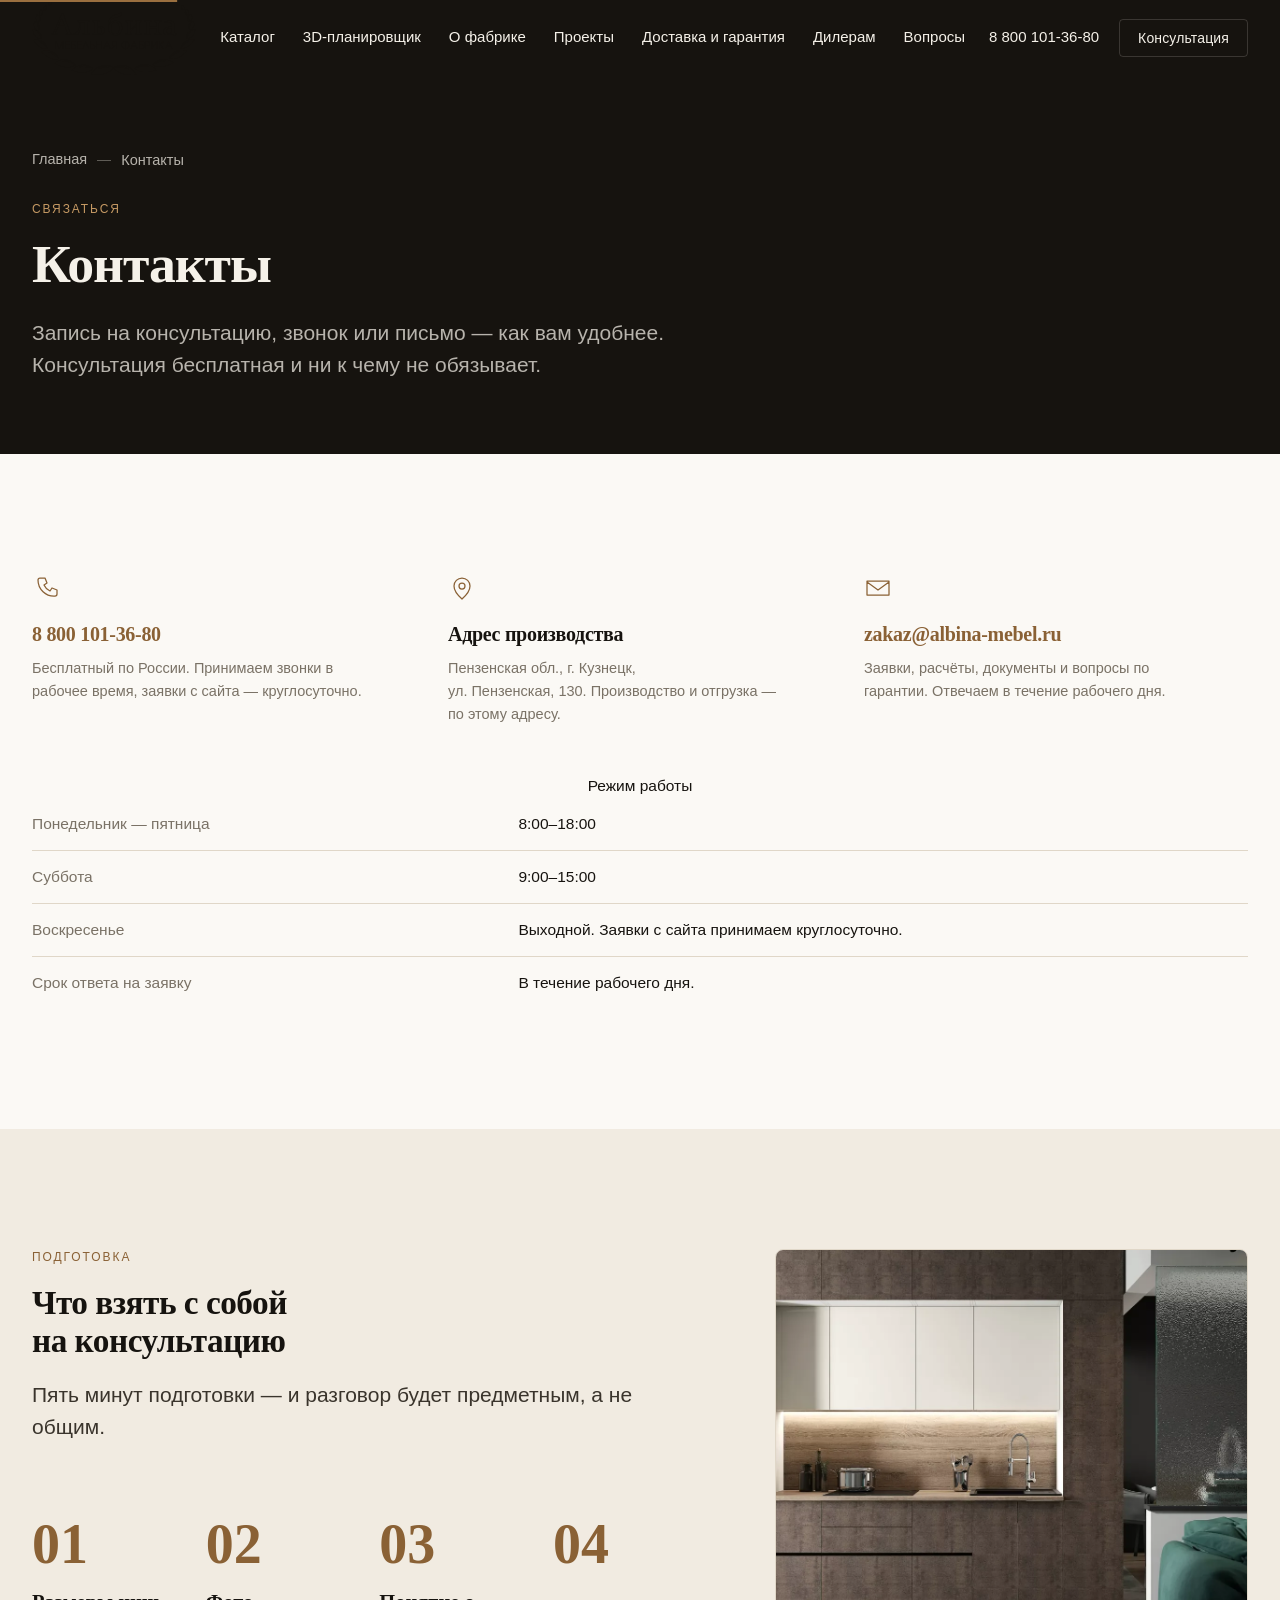
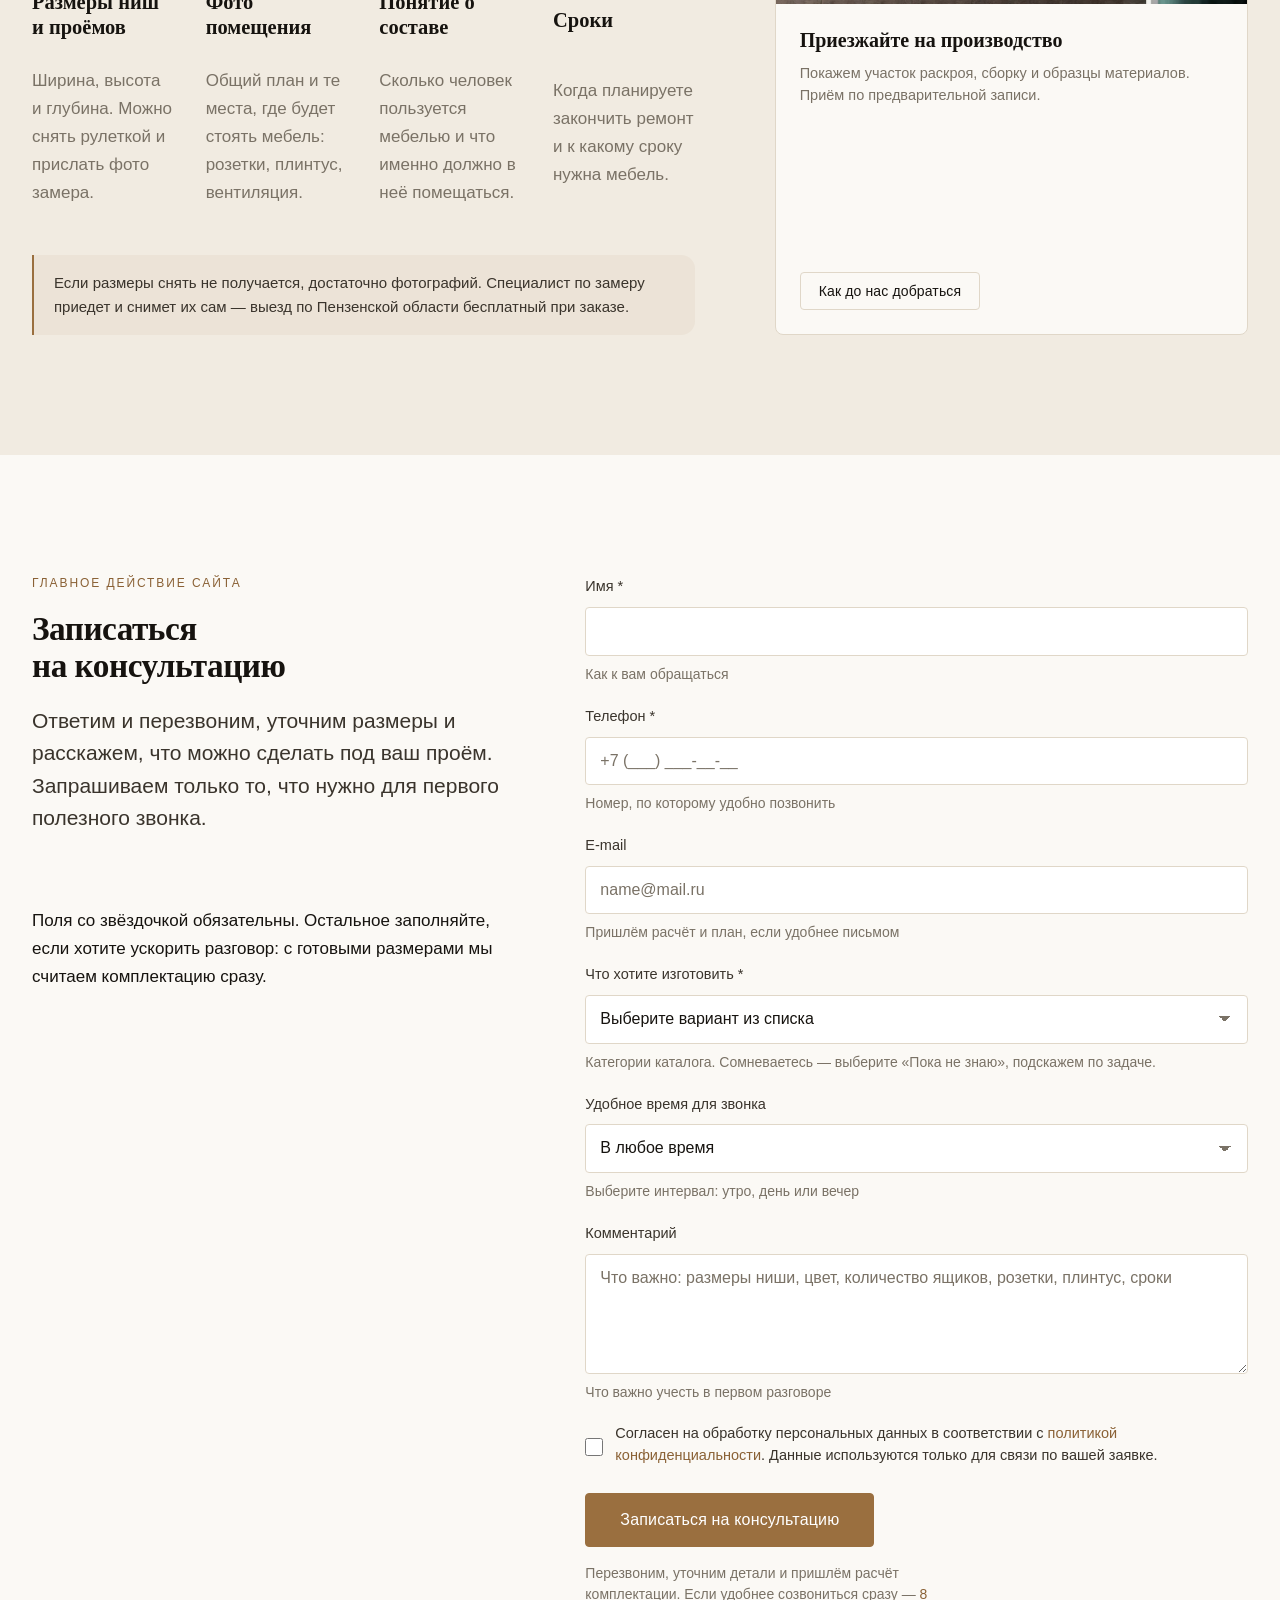
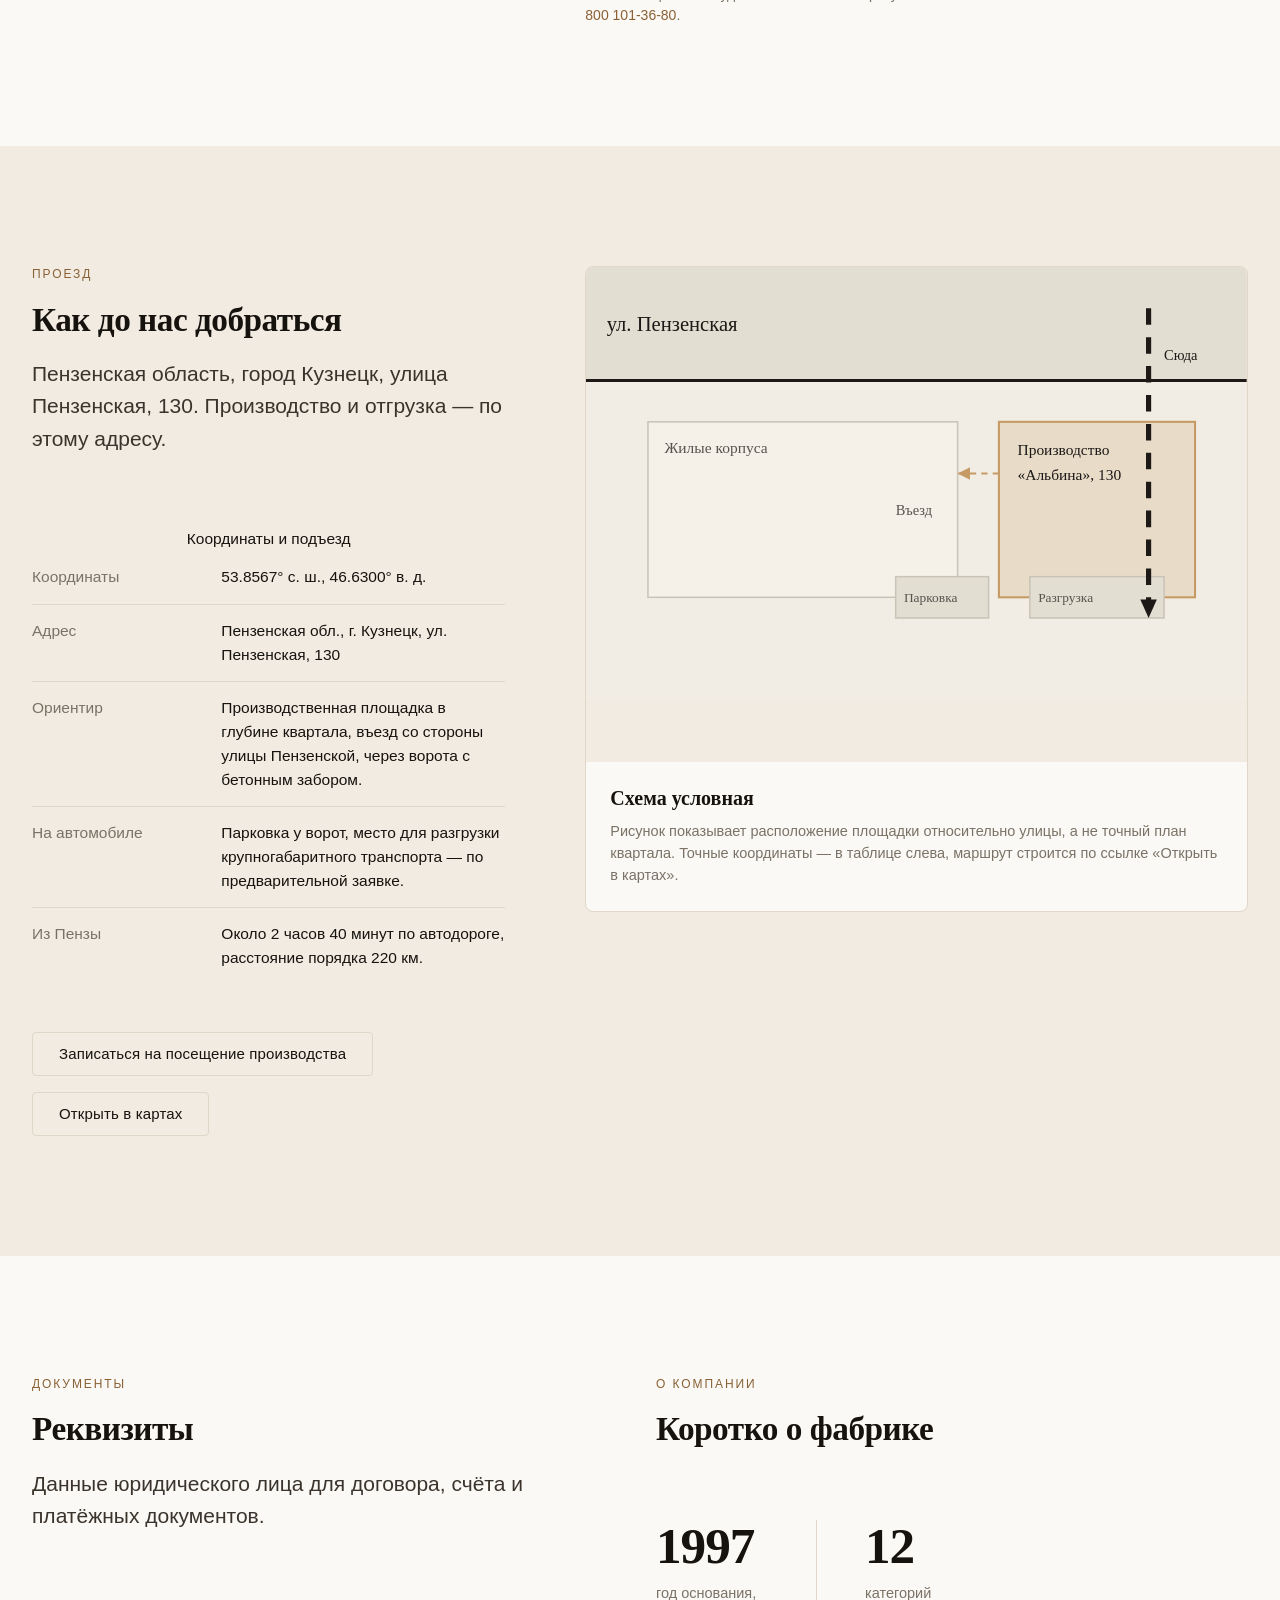
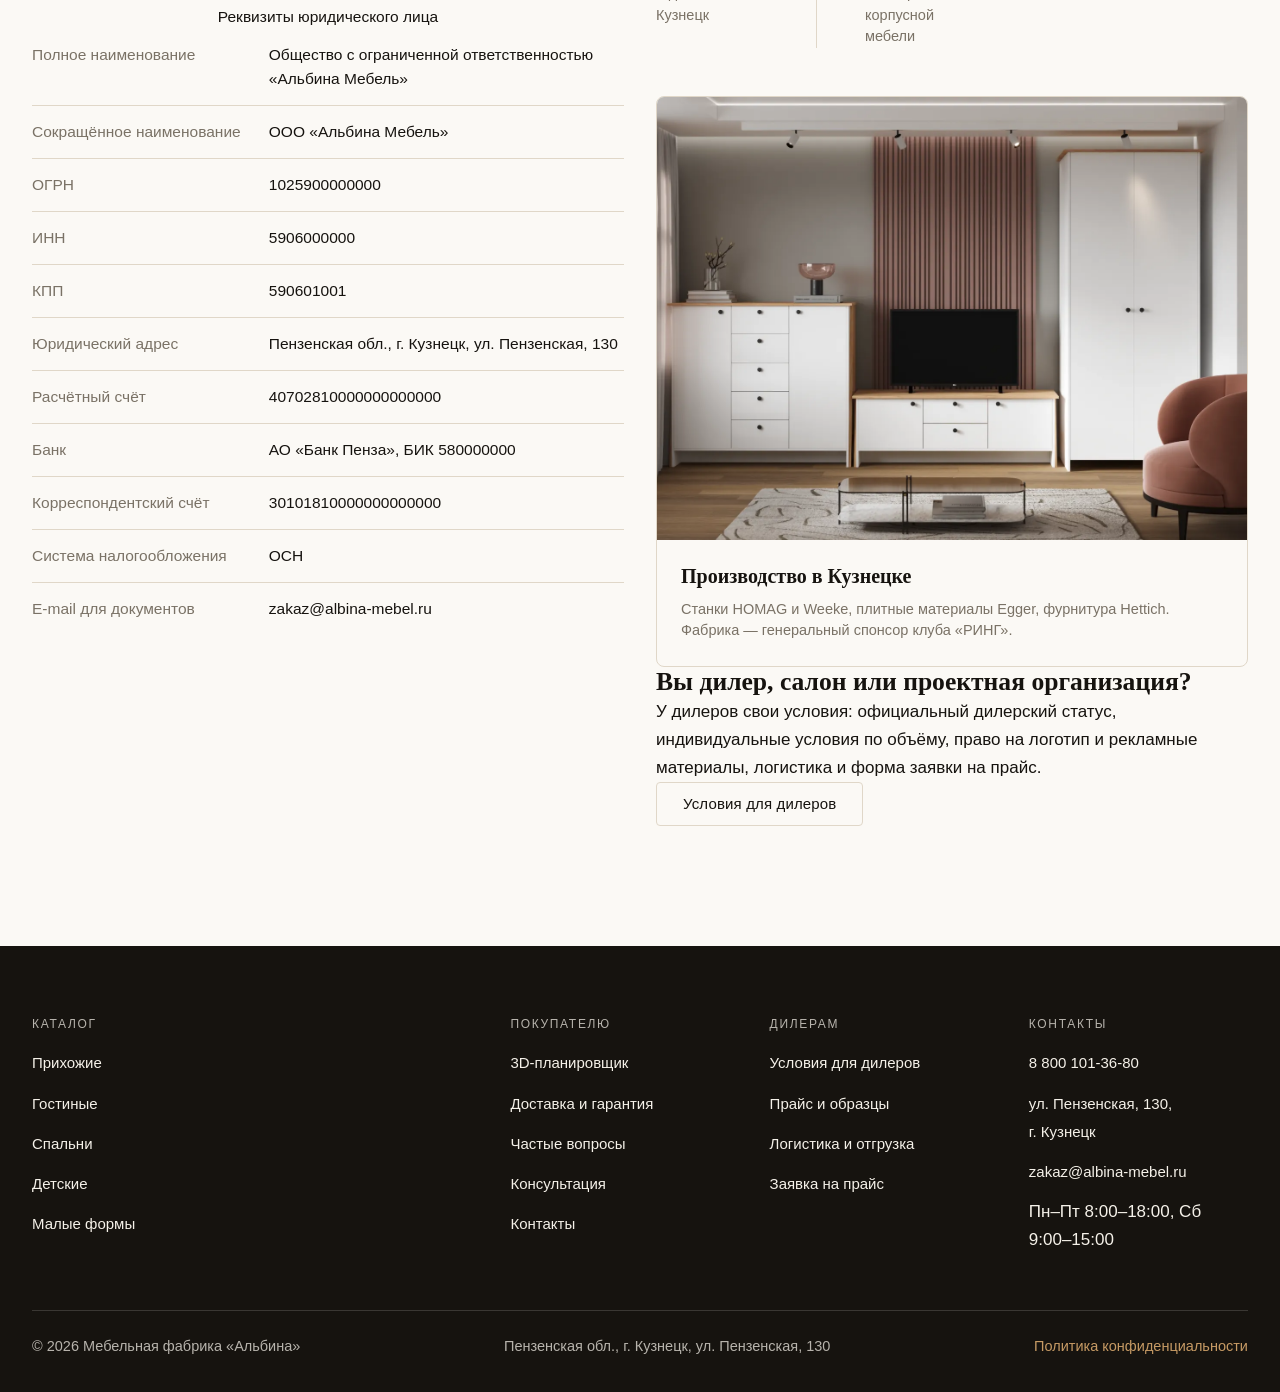
<file: contacts.html>
<!DOCTYPE html>
<html lang="ru">
<head>
<meta charset="utf-8">
<meta name="viewport" content="width=device-width, initial-scale=1">
<title>Контакты — мебельная фабрика «Альбина», Кузнецк</title>
<meta name="description" content="Мебельная фабрика «Альбина»: Пензенская обл., г. Кузнецк, ул. Пензенская, 130. Телефон 8 800 101-36-80, запись на консультацию, схема проезда, реквизиты.">
<meta property="og:title" content="Контакты — фабрика «Альбина», Кузнецк">
<meta property="og:description" content="Адрес, телефон, запись на консультацию, проезд и реквизиты.">
<meta property="og:image" content="/assets/img/hero.webp">
<link rel="icon" href="assets/img/logo.svg" type="image/svg+xml">
<link rel="stylesheet" href="assets/css/styles.css">
<script>document.documentElement.classList.add('js');</script>
<script src="assets/js/main.js" defer></script>
</head>
<body>
<a class="skip-link" href="#main">Перейти к содержимому</a>

<header class="header">
  <div class="container header__inner">
    <a class="logo" href="index.html">
      <img src="assets/img/logo-dark.svg" alt="Мебельная фабрика Альбина" width="176" height="36">
    </a>

    <nav class="nav" id="site-nav" aria-label="Основное меню">
      <ul class="nav__list">
        <li class="nav__item"><a class="nav__link" href="catalog.html">Каталог</a></li>
        <li class="nav__item"><a class="nav__link" href="planner.html">3D-планировщик</a></li>
        <li class="nav__item"><a class="nav__link" href="about.html">О фабрике</a></li>
        <li class="nav__item"><a class="nav__link" href="cases.html">Проекты</a></li>
        <li class="nav__item"><a class="nav__link" href="delivery.html">Доставка и гарантия</a></li>
        <li class="nav__item"><a class="nav__link" href="dealers.html">Дилерам</a></li>
        <li class="nav__item"><a class="nav__link" href="faq.html">Вопросы</a></li>
      </ul>
    </nav>

    <div class="header__actions">
      <a class="header__phone" href="tel:+78001013680" aria-label="Позвонить по номеру 8 800 101 36 80">8 800 101-36-80</a>
      <a class="btn btn--primary btn--sm" href="#consultation" data-magnetic>Консультация</a>
      <button class="burger" type="button" aria-label="Меню" aria-expanded="false" aria-controls="site-nav">
        <span></span><span></span><span></span>
      </button>
    </div>
  </div>
</header>

<main id="main">

  <section class="page-hero">
    <div class="container">
      <nav class="breadcrumbs" aria-label="Хлебные крошки">
        <a href="index.html">Главная</a>
        <span>Контакты</span>
      </nav>
      <div class="page-hero__inner">
        <p class="eyebrow">Связаться</p>
        <h1 class="h1" data-lines><span class="line"><span>Контакты</span></span></h1>
        <p class="lead">Запись на консультацию, звонок или письмо — как вам удобнее. Консультация бесплатная и ни к чему не обязывает.</p>
      </div>
    </div>
  </section>

  <section class="section">
    <div class="container">
      <div class="features" data-stagger>
        <div class="feature">
          <div class="feature__icon" aria-hidden="true">
            <svg viewBox="0 0 28 28"><path d="M9 4h4l2 5-3 2a12 12 0 006 6l2-3 5 2v4a2 2 0 01-2 2A16 16 0 016 6a2 2 0 012-2z"/></svg>
          </div>
          <h2 class="feature__title" data-lines><span class="line"><span><a class="link" href="tel:+78001013680" aria-label="Позвонить по номеру 8 800 101 36 80">8 800 101-36-80</a></span></span></h2>
          <p class="feature__text">Бесплатный по России. Принимаем звонки в рабочее время, заявки с сайта — круглосуточно.</p>
        </div>

        <div class="feature">
          <div class="feature__icon" aria-hidden="true">
            <svg viewBox="0 0 28 28"><path d="M14 25s8-7 8-13a8 8 0 10-16 0c0 6 8 13 8 13z"/><circle cx="14" cy="12" r="3"/></svg>
          </div>
          <h2 class="feature__title" data-lines><span class="line"><span>Адрес производства</span></span></h2>
          <p class="feature__text">Пензенская обл., г. Кузнецк,<br>ул. Пензенская, 130. Производство и отгрузка — по этому адресу.</p>
        </div>

        <div class="feature">
          <div class="feature__icon" aria-hidden="true">
            <svg viewBox="0 0 28 28"><path d="M3 7h22v14H3zM3 8l11 8 11-8"/></svg>
          </div>
          <!-- ДЕМО-ДАННЫЕ: адрес e-mail. Заменить на реальный. -->
          <h2 class="feature__title" data-lines><span class="line"><span><a class="link" href="mailto:zakaz@albina-mebel.ru">zakaz@albina-mebel.ru</a></span></span></h2>
          <p class="feature__text">Заявки, расчёты, документы и вопросы по гарантии. Отвечаем в течение рабочего дня.</p>
        </div>
      </div>

      <div class="table-wrap mt-lg">
        <table class="spec">
          <caption>Режим работы</caption>
          <tbody>
            <!-- ДЕМО-ДАННЫЕ: график работы. Заменить на реальный режим фабрики. -->
            <tr>
              <th scope="row">Понедельник — пятница</th>
              <td>8:00–18:00</td>
            </tr>
            <tr>
              <th scope="row">Суббота</th>
              <td>9:00–15:00</td>
            </tr>
            <tr>
              <th scope="row">Воскресенье</th>
              <td>Выходной. Заявки с сайта принимаем круглосуточно.</td>
            </tr>
            <tr>
              <th scope="row">Срок ответа на заявку</th>
              <!-- ДЕМО-ДАННЫЕ: ответ в течение рабочего дня. Заменить на реальный срок. -->
              <td>В течение рабочего дня.</td>
            </tr>
          </tbody>
        </table>
      </div>
    </div>
  </section>

  <section class="section section--tint">
    <div class="container">
      <div class="split split--reverse">
        <figure class="card">
          <div class="card__media">
            <img src="assets/img/hero.webp" alt="Интерьер гостиной с корпусной мебелью фабрики «Альбина»" width="1200" height="675" loading="lazy">
          </div>
          <figcaption class="card__body">
            <p class="card__title">Приезжайте на производство</p>
            <p class="card__meta">Покажем участок раскроя, сборку и образцы материалов. Приём по предварительной записи.</p>
            <p class="card__actions"><a class="btn btn--ghost btn--sm" href="#visit" data-magnetic>Как до нас добраться</a></p>
          </figcaption>
        </figure>

        <div>
          <div class="section__head">
            <p class="eyebrow">Подготовка</p>
            <h2 class="h2" data-lines><span class="line"><span>Что взять с собой</span></span><span class="line"><span>на консультацию</span></span></h2>
            <p class="lead">Пять минут подготовки — и разговор будет предметным, а не общим.</p>
          </div>

          <ol class="steps" data-stagger>
            <li class="steps__item">
              <h3 class="steps__title">Размеры ниш и проёмов</h3>
              <p class="steps__text">Ширина, высота и глубина. Можно снять рулеткой и прислать фото замера.</p>
            </li>
            <li class="steps__item">
              <h3 class="steps__title">Фото помещения</h3>
              <p class="steps__text">Общий план и те места, где будет стоять мебель: розетки, плинтус, вентиляция.</p>
            </li>
            <li class="steps__item">
              <h3 class="steps__title">Понятие о составе</h3>
              <p class="steps__text">Сколько человек пользуется мебелью и что именно должно в неё помещаться.</p>
            </li>
            <li class="steps__item">
              <h3 class="steps__title">Сроки</h3>
              <p class="steps__text">Когда планируете закончить ремонт и к какому сроку нужна мебель.</p>
            </li>
          </ol>

          <div class="note mt-lg">
            <p>Если размеры снять не получается, достаточно фотографий. Специалист по замеру приедет и снимет их сам — выезд по Пензенской области бесплатный при заказе.</p>
          </div>
        </div>
      </div>
    </div>
  </section>

  <section class="section" id="consultation">
    <div class="container">
      <div class="split split--sticky">
        <div>
          <div class="section__head">
            <p class="eyebrow">Главное действие сайта</p>
            <h2 class="h2" data-lines><span class="line"><span>Записаться</span></span><span class="line"><span>на консультацию</span></span></h2>
            <p class="lead">Ответим и перезвоним, уточним размеры и расскажем, что можно сделать под ваш проём. Запрашиваем только то, что нужно для первого полезного звонка.</p>
          </div>
          <p class="prose">Поля со звёздочкой обязательны. Остальное заполняйте, если хотите ускорить разговор: с готовыми размерами мы считаем комплектацию сразу.</p>
        </div>

        <div>
          <form class="form form--wide" data-form="lead"
                data-success="Заявка принята. Свяжемся с вами в течение рабочего дня. Если удобнее созвониться сразу — 8 800 101-36-80."
                data-success-delay="5000">
            <div class="field">
              <label for="ct-name">Имя <span aria-hidden="true">*</span></label>
              <input id="ct-name" name="name" type="text" autocomplete="name" required>
              <p class="field__hint">Как к вам обращаться</p>
            </div>

            <div class="field">
              <label for="ct-phone">Телефон <span aria-hidden="true">*</span></label>
              <input id="ct-phone" name="phone" type="tel" autocomplete="tel" required
                     data-mask="phone" data-phone-prefix="+7" placeholder="+7 (___) ___-__-__">
              <p class="field__hint">Номер, по которому удобно позвонить</p>
            </div>

            <div class="field">
              <label for="ct-email">E-mail</label>
              <input id="ct-email" name="email" type="email" autocomplete="email" placeholder="name@mail.ru">
              <p class="field__hint">Пришлём расчёт и план, если удобнее письмом</p>
            </div>

            <div class="field">
              <label for="ct-subject">Что хотите изготовить <span aria-hidden="true">*</span></label>
              <select id="ct-subject" name="subject" required>
                <option value="">Выберите вариант из списка</option>
                <option>Прихожие</option>
                <option>Гостиные</option>
                <option>Спальни</option>
                <option>Детские</option>
                <option>Кабинет</option>
                <option>Диваны</option>
                <option>Шкафы-купе</option>
                <option>Малые формы</option>
                <option>Готовые решения кухонь</option>
                <option>Шкафы</option>
                <option>Модульные кухни</option>
                <option>Системы хранения</option>
                <option>Несколько категорий</option>
                <option>3D-планировщик и дизайн-сервис</option>
                <option>Пока не знаю — нужна консультация</option>
              </select>
              <p class="field__hint">Категории каталога. Сомневаетесь — выберите «Пока не знаю», подскажем по задаче.</p>
            </div>

            <div class="field">
              <label for="ct-time">Удобное время для звонка</label>
              <select id="ct-time" name="time">
                <option value="">В любое время</option>
                <option>Утро 9:00–12:00</option>
                <option>День 12:00–15:00</option>
                <option>Вечер 15:00–20:00</option>
              </select>
              <p class="field__hint">Выберите интервал: утро, день или вечер</p>
            </div>

            <div class="field">
              <label for="ct-comment">Комментарий</label>
              <textarea id="ct-comment" name="comment" rows="4"
                        placeholder="Что важно: размеры ниши, цвет, количество ящиков, розетки, плинтус, сроки"></textarea>
              <p class="field__hint">Что важно учесть в первом разговоре</p>
            </div>

            <div class="field field--check">
              <input id="ct-consent" name="consent" type="checkbox" data-consent required>
              <label for="ct-consent">Согласен на обработку персональных данных в соответствии с <a class="link" href="privacy.html">политикой конфиденциальности</a>. Данные используются только для связи по вашей заявке.</label>
            </div>

            <div class="form__actions">
              <button class="btn btn--primary btn--lg" type="submit" data-magnetic>Записаться на консультацию</button>
              <p class="form__note">Перезвоним, уточним детали и пришлём расчёт комплектации. Если удобнее созвониться сразу — <a class="link" href="tel:+78001013680">8 800 101-36-80</a>.</p>
            </div>
          </form>
        </div>
      </div>
    </div>
  </section>

  <section class="section section--tint" id="visit">
    <div class="container">
      <div class="split">
        <div>
          <div class="section__head">
            <p class="eyebrow">Проезд</p>
            <h2 class="h2" data-lines><span class="line"><span>Как до нас добраться</span></span></h2>
            <p class="lead">Пензенская область, город Кузнецк, улица Пензенская, 130. Производство и отгрузка — по этому адресу.</p>
          </div>

          <div class="table-wrap">
            <table class="spec">
              <caption>Координаты и подъезд</caption>
              <tbody>
                <tr>
                  <th scope="row">Координаты</th>
                  <td>53.8567° с. ш., 46.6300° в. д.</td>
                </tr>
                <tr>
                  <th scope="row">Адрес</th>
                  <td>Пензенская обл., г. Кузнецк, ул. Пензенская, 130</td>
                </tr>
                <tr>
                  <th scope="row">Ориентир</th>
                  <!-- ДЕМО-ДАННЫЕ: ориентиры и остановки. Проверить и заменить на реальные. -->
                  <td>Производственная площадка в глубине квартала, въезд со стороны улицы Пензенской, через ворота с бетонным забором.</td>
                </tr>
                <tr>
                  <th scope="row">На автомобиле</th>
                  <td>Парковка у ворот, место для разгрузки крупногабаритного транспорта — по предварительной заявке.</td>
                </tr>
                <tr>
                  <th scope="row">Из Пензы</th>
                  <td>Около 2 часов 40 минут по автодороге, расстояние порядка 220 км.</td>
                </tr>
              </tbody>
            </table>
          </div>

          <div class="row mt-lg">
            <a class="btn btn--ghost" href="#consultation" data-magnetic>Записаться на посещение производства</a>
            <a class="btn btn--ghost" href="https://yandex.ru/maps/?text=Kuznetsk%2C%20ulitsa%20Penzenskaya%2C%20130" target="_blank" rel="noopener" data-magnetic>Открыть в картах</a>
          </div>
        </div>

        <div>
          <figure class="card">
            <div class="card__media">
              <!-- Декоративная условная схема: описание рядом в figcaption -->
              <svg viewBox="0 0 640 420" role="img" aria-labelledby="map-title map-desc"
                   style="display:block;width:100%;height:auto">
                <title id="map-title">Схема проезда к производству</title>
                <desc id="map-desc">Условная схема: горизонтальная улица Пензенская, производственная площадка номер 130 во дворе, подъезд со стороны улицы, парковка и зона разгрузки у ворот.</desc>

                <rect x="0" y="0" width="640" height="420" fill="#F1EDE4"/>
                <rect x="0" y="0" width="640" height="110" fill="#E3DED2"/>
                <line x1="0" y1="110" x2="640" y2="110" stroke="#1C1917" stroke-width="3"/>
                <text x="20" y="62" font-family="Georgia, serif" font-size="20" fill="#1C1917">ул. Пензенская</text>

                <rect x="60" y="150" width="300" height="170" fill="#F5F1E9" stroke="#C9C4B8" stroke-width="1.5"/>
                <text x="76" y="180" font-family="Georgia, serif" font-size="15" fill="#57534E">Жилые корпуса</text>

                <rect x="400" y="150" width="190" height="170" fill="#C69A64" fill-opacity="0.22" stroke="#C69A64" stroke-width="2"/>
                <text x="418" y="182" font-family="Georgia, serif" font-size="15" fill="#1C1917">Производство</text>
                <text x="418" y="206" font-family="Georgia, serif" font-size="15" fill="#1C1917">«Альбина», 130</text>

                <line x1="400" y1="200" x2="360" y2="200" stroke="#C69A64" stroke-width="2" stroke-dasharray="6 5"/>
                <polygon points="360,200 372,194 372,206" fill="#C69A64"/>
                <text x="300" y="240" font-family="Georgia, serif" font-size="14" fill="#57534E">Въезд</text>

                <rect x="300" y="300" width="90" height="40" fill="#E3DED2" stroke="#C9C4B8" stroke-width="1.5"/>
                <text x="308" y="325" font-family="Georgia, serif" font-size="13" fill="#57534E">Парковка</text>

                <rect x="430" y="300" width="130" height="40" fill="#E3DED2" stroke="#C9C4B8" stroke-width="1.5"/>
                <text x="438" y="325" font-family="Georgia, serif" font-size="13" fill="#57534E">Разгрузка</text>

                <line x1="545" y1="40" x2="545" y2="330" stroke="#1C1917" stroke-width="5" stroke-dasharray="16 12"/>
                <polygon points="545,340 537,322 553,322" fill="#1C1917"/>
                <text x="560" y="90" font-family="Georgia, serif" font-size="14" fill="#1C1917">Сюда</text>
              </svg>
            </div>
            <figcaption class="card__body">
              <p class="card__title">Схема условная</p>
              <p class="card__meta">Рисунок показывает расположение площадки относительно улицы, а не точный план квартала. Точные координаты — в таблице слева, маршрут строится по ссылке «Открыть в картах».</p>
            </figcaption>
          </figure>
        </div>
      </div>
    </div>
  </section>

  <section class="section">
    <div class="container">
      <div class="grid">
        <div class="col-6">
          <div class="section__head">
            <p class="eyebrow">Документы</p>
            <h2 class="h2" data-lines><span class="line"><span>Реквизиты</span></span></h2>
            <p class="lead">Данные юридического лица для договора, счёта и платёжных документов.</p>
          </div>

          <!-- ДЕМО-ДАННЫЕ: реквизиты ниже вымышлены, для примера вёрстки. Заменить на реальные ИНН/ОГРН/КПП и реквизиты банка до публикации сайта. -->
          <div class="table-wrap">
            <table class="spec">
              <caption>Реквизиты юридического лица</caption>
              <tbody>
                <tr>
                  <th scope="row">Полное наименование</th>
                  <td>Общество с ограниченной ответственностью «Альбина Мебель»</td>
                </tr>
                <tr>
                  <th scope="row">Сокращённое наименование</th>
                  <td>ООО «Альбина Мебель»</td>
                </tr>
                <tr>
                  <th scope="row">ОГРН</th>
                  <td>1025900000000</td>
                </tr>
                <tr>
                  <th scope="row">ИНН</th>
                  <td>5906000000</td>
                </tr>
                <tr>
                  <th scope="row">КПП</th>
                  <td>590601001</td>
                </tr>
                <tr>
                  <th scope="row">Юридический адрес</th>
                  <td>Пензенская обл., г. Кузнецк, ул. Пензенская, 130</td>
                </tr>
                <tr>
                  <th scope="row">Расчётный счёт</th>
                  <td>40702810000000000000</td>
                </tr>
                <tr>
                  <th scope="row">Банк</th>
                  <td>АО «Банк Пенза», БИК 580000000</td>
                </tr>
                <tr>
                  <th scope="row">Корреспондентский счёт</th>
                  <td>30101810000000000000</td>
                </tr>
                <tr>
                  <th scope="row">Система налогообложения</th>
                  <td>ОСН</td>
                </tr>
                <tr>
                  <th scope="row">E-mail для документов</th>
                  <td>zakaz@albina-mebel.ru</td>
                </tr>
              </tbody>
            </table>
          </div>
        </div>

        <div class="col-6">
          <div class="section__head">
            <p class="eyebrow">О компании</p>
            <h2 class="h2" data-lines><span class="line"><span>Коротко о фабрике</span></span></h2>
          </div>

          <div class="stats" data-stagger>
            <div class="stat">
              <p class="stat__num">1997</p>
              <p class="stat__label">год основания, Кузнецк</p>
            </div>
            <div class="stat">
              <p class="stat__num">12</p>
              <p class="stat__label">категорий корпусной мебели</p>
            </div>
          </div>

          <figure class="card mt-lg">
            <div class="card__media">
              <img src="assets/img/about-1.webp" alt="Собственное производство корпусной мебели на фабрике «Альбина»" width="800" height="600" loading="lazy">
            </div>
            <figcaption class="card__body">
              <p class="card__title">Производство в Кузнецке</p>
              <p class="card__meta">Станки HOMAG и Weeke, плитные материалы Egger, фурнитура Hettich. Фабрика — генеральный спонсор клуба «РИНГ».</p>
            </figcaption>
          </figure>

          <h3 class="h3">Вы дилер, салон или проектная организация?</h3>
          <p class="prose">У дилеров свои условия: официальный дилерский статус, индивидуальные условия по объёму, право на логотип и рекламные материалы, логистика и форма заявки на прайс.</p>
          <div class="row">
            <a class="btn btn--ghost" href="dealers.html" data-magnetic>Условия для дилеров</a>
          </div>
        </div>
      </div>
    </div>
  </section>

</main>

<footer class="footer">
  <div class="container">
    <div class="footer__inner">
      <div class="footer__col">
        <h2 class="footer__title">Каталог</h2>
        <ul class="footer__list">
          <li><a href="catalog.html#prihozhie">Прихожие</a></li>
          <li><a href="catalog.html#gostinye">Гостиные</a></li>
          <li><a href="catalog.html#spalni">Спальни</a></li>
          <li><a href="catalog.html#detskie">Детские</a></li>
          <li><a href="catalog.html#malye-formy">Малые формы</a></li>
        </ul>
      </div>

      <div class="footer__col">
        <h2 class="footer__title">Покупателю</h2>
        <ul class="footer__list">
          <li><a href="planner.html">3D-планировщик</a></li>
          <li><a href="delivery.html">Доставка и гарантия</a></li>
          <li><a href="faq.html">Частые вопросы</a></li>
          <li><a href="contacts.html#consultation">Консультация</a></li>
          <li><a href="contacts.html">Контакты</a></li>
        </ul>
      </div>

      <div class="footer__col">
        <h2 class="footer__title">Дилерам</h2>
        <ul class="footer__list">
          <li><a href="dealers.html">Условия для дилеров</a></li>
          <li><a href="dealers.html#prays">Прайс и образцы</a></li>
          <li><a href="dealers.html#logistika">Логистика и отгрузка</a></li>
          <li><a href="dealers.html#zayavka">Заявка на прайс</a></li>
        </ul>
      </div>

      <div class="footer__col">
        <h2 class="footer__title">Контакты</h2>
        <ul class="footer__list">
          <li><a href="tel:+78001013680">8 800 101-36-80</a></li>
          <li><a href="contacts.html">ул. Пензенская, 130,<br>г. Кузнецк</a></li>
          <li><a href="mailto:zakaz@albina-mebel.ru">zakaz@albina-mebel.ru</a></li>
          <li>Пн–Пт 8:00–18:00, Сб 9:00–15:00</li>
        </ul>
      </div>
    </div>

    <div class="footer__bottom">
      <p>© <span class="footer__year" data-year>2025</span> Мебельная фабрика «Альбина»</p>
      <p>Пензенская обл., г. Кузнецк, ул. Пензенская, 130</p>
      <a class="link link--light" href="privacy.html">Политика конфиденциальности</a>
    </div>
  </div>
</footer>

<a class="btn btn--primary mobile-cta" href="contacts.html#consultation" data-magnetic>Записаться на консультацию</a>

</body>
</html>
</file>
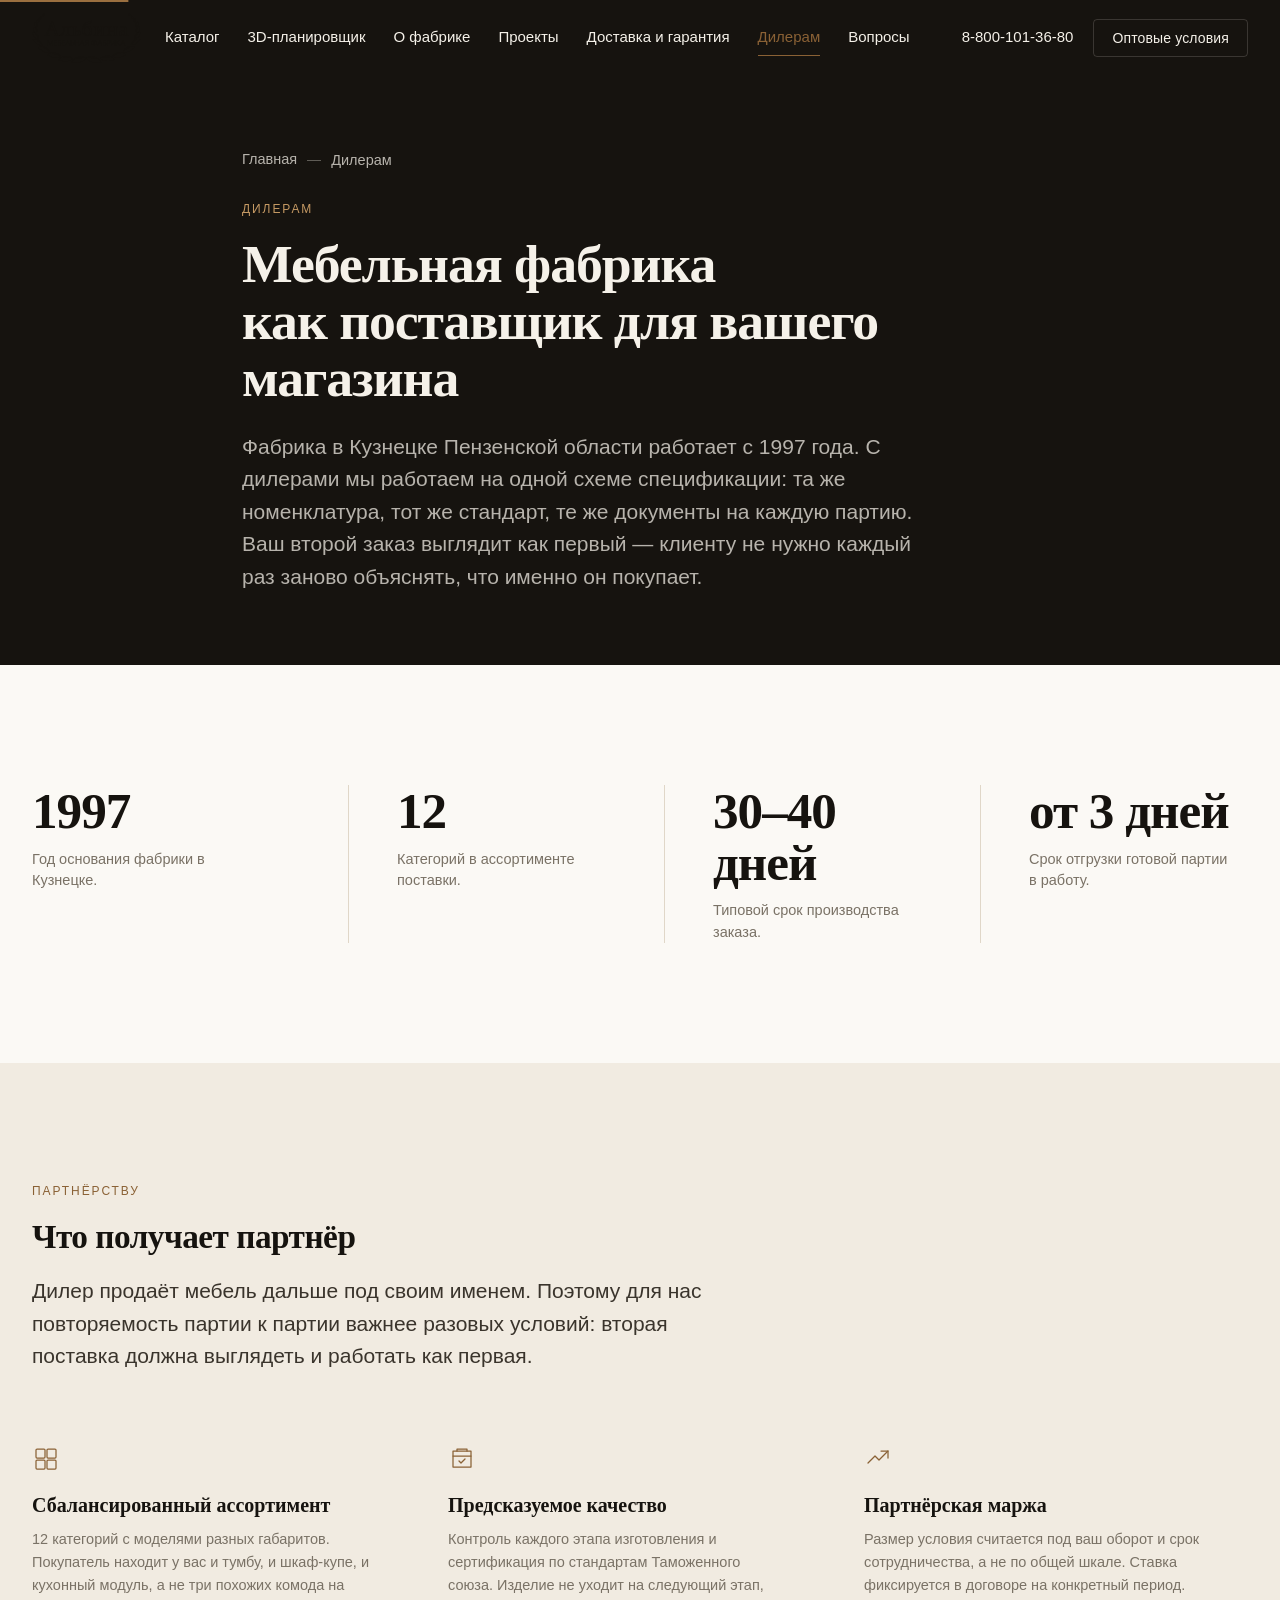
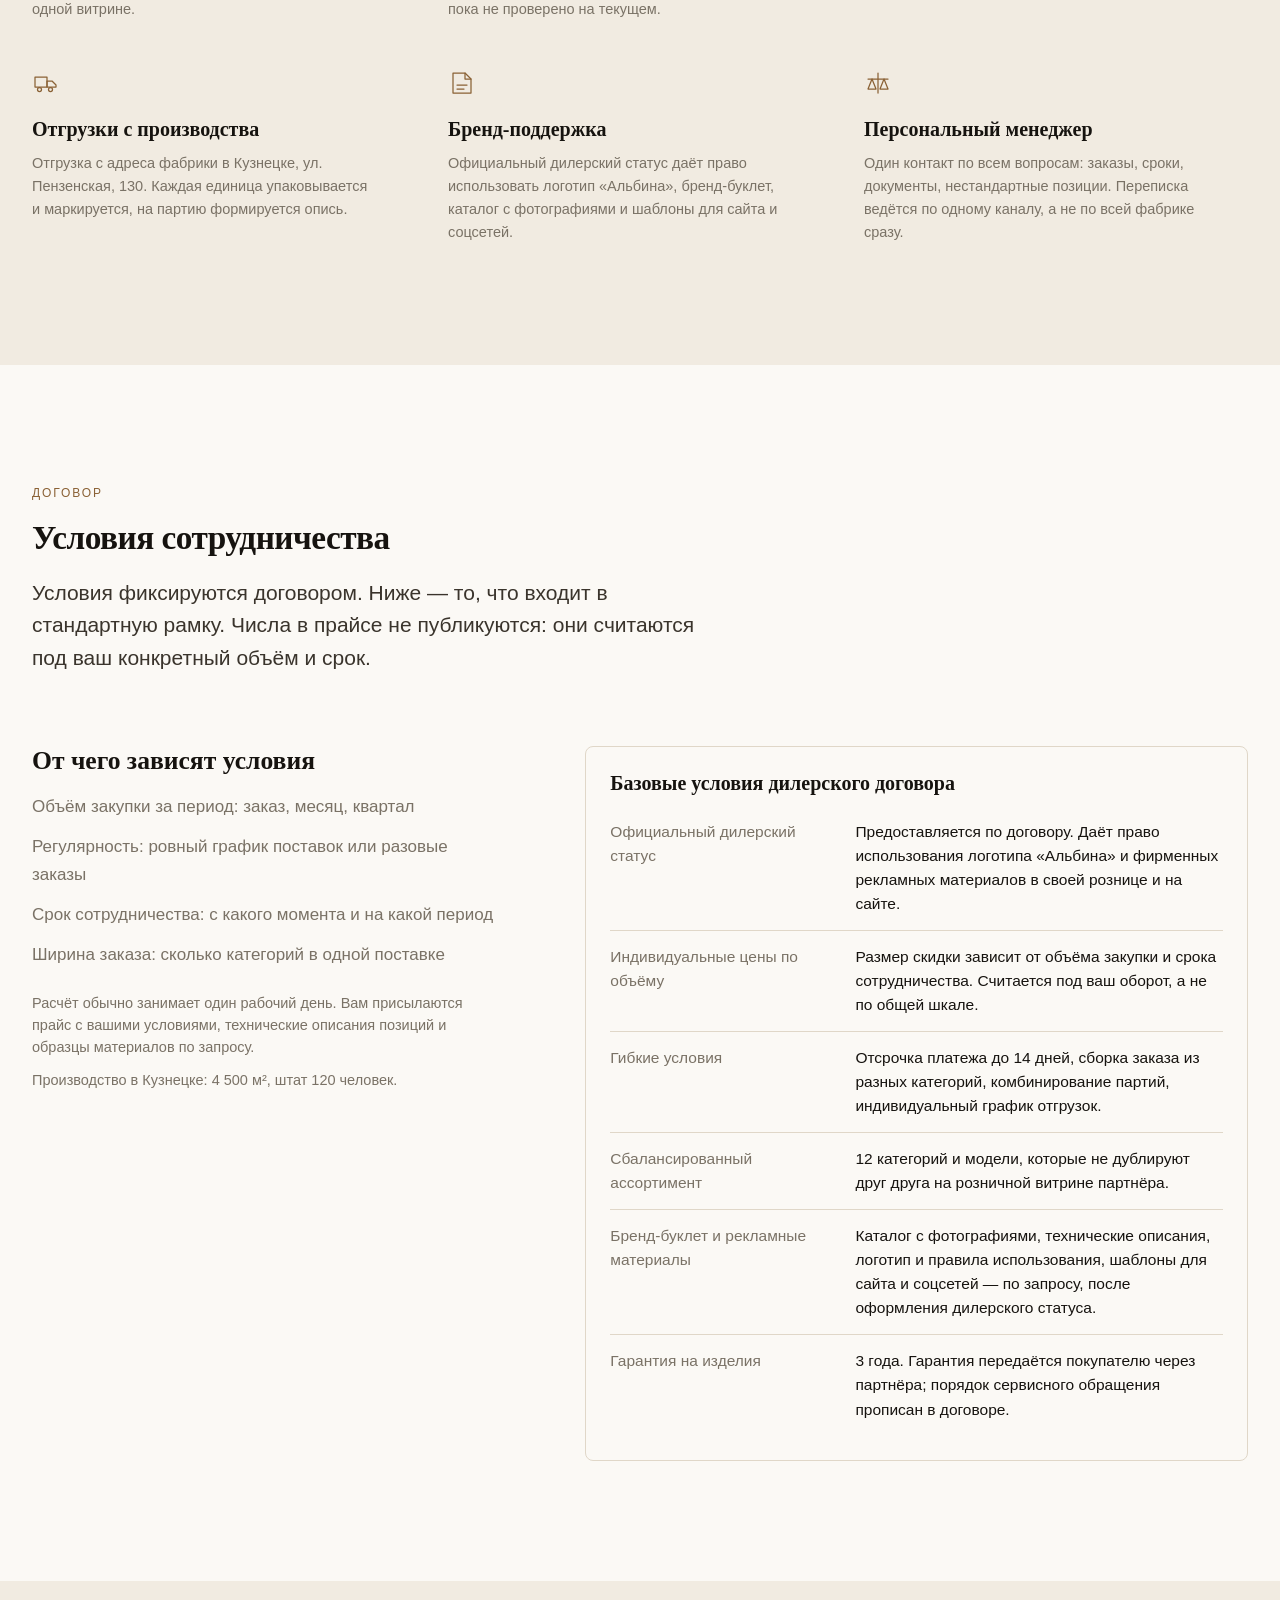
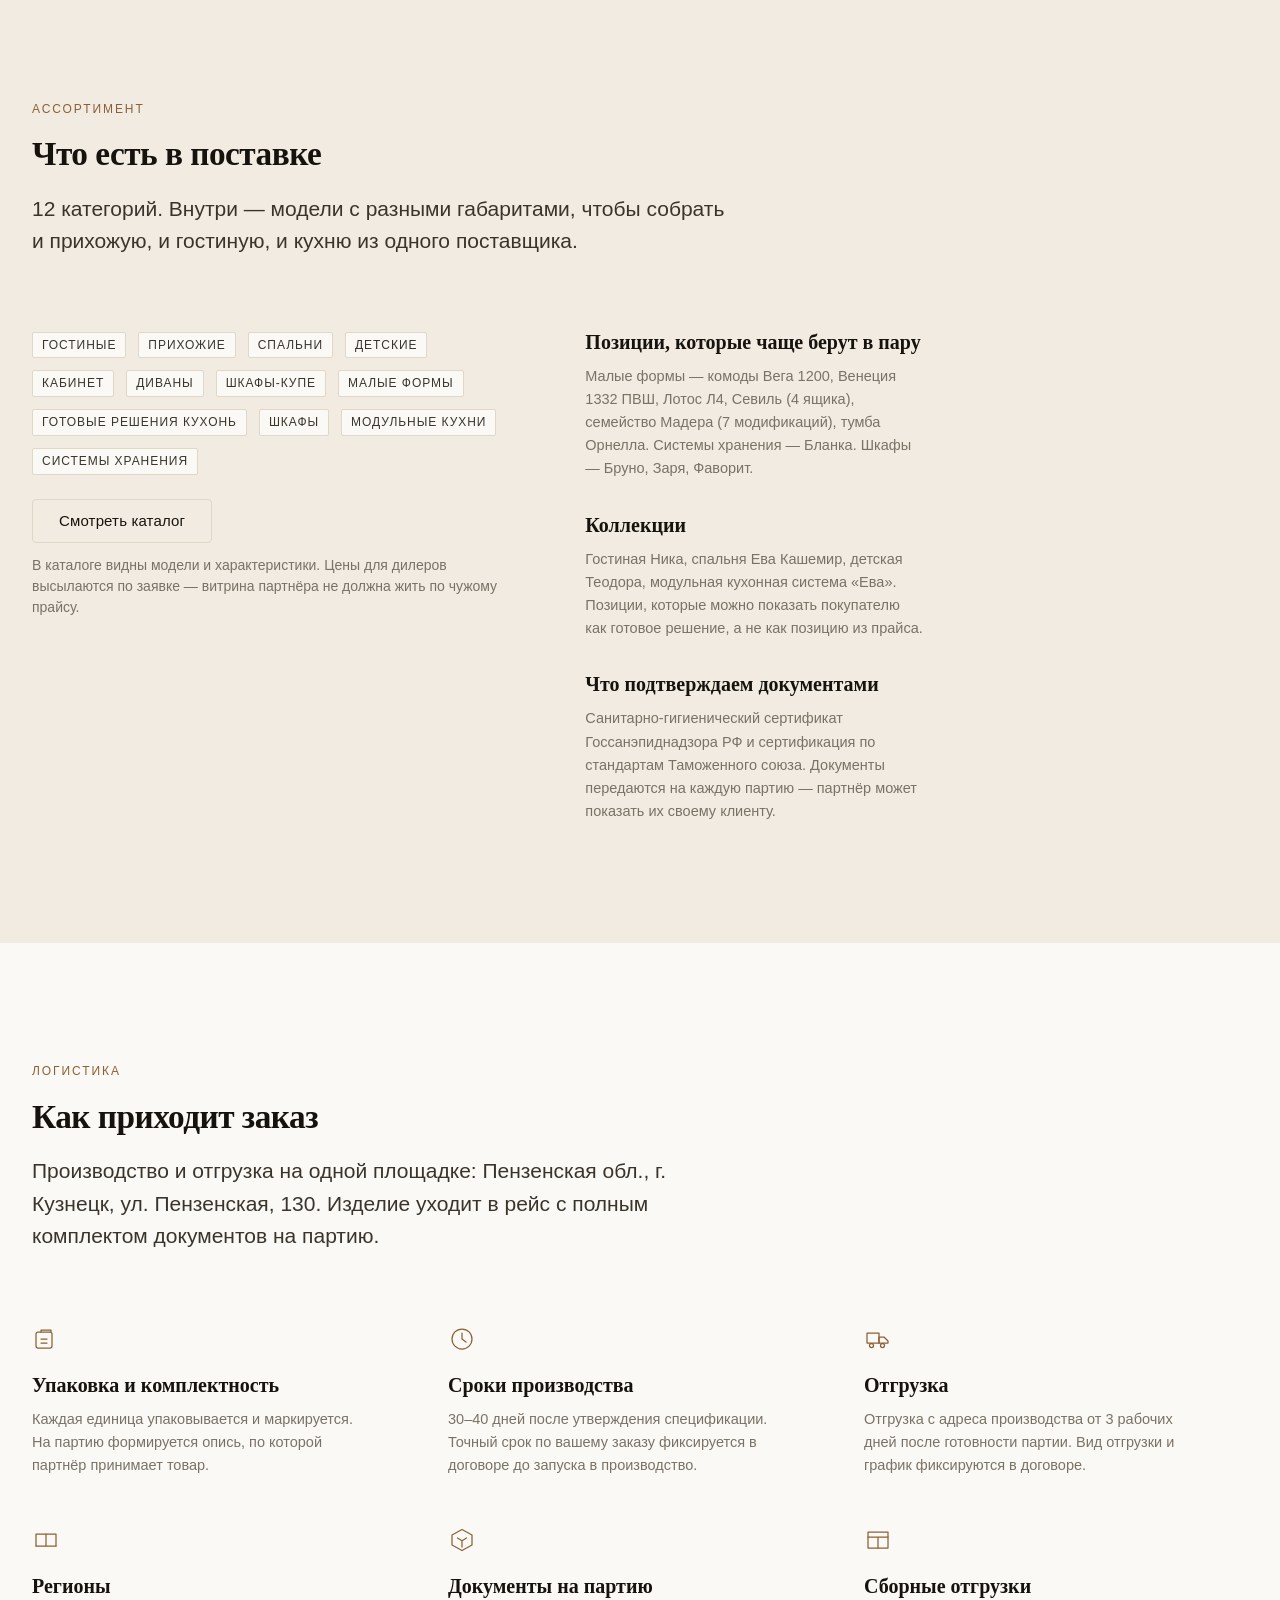
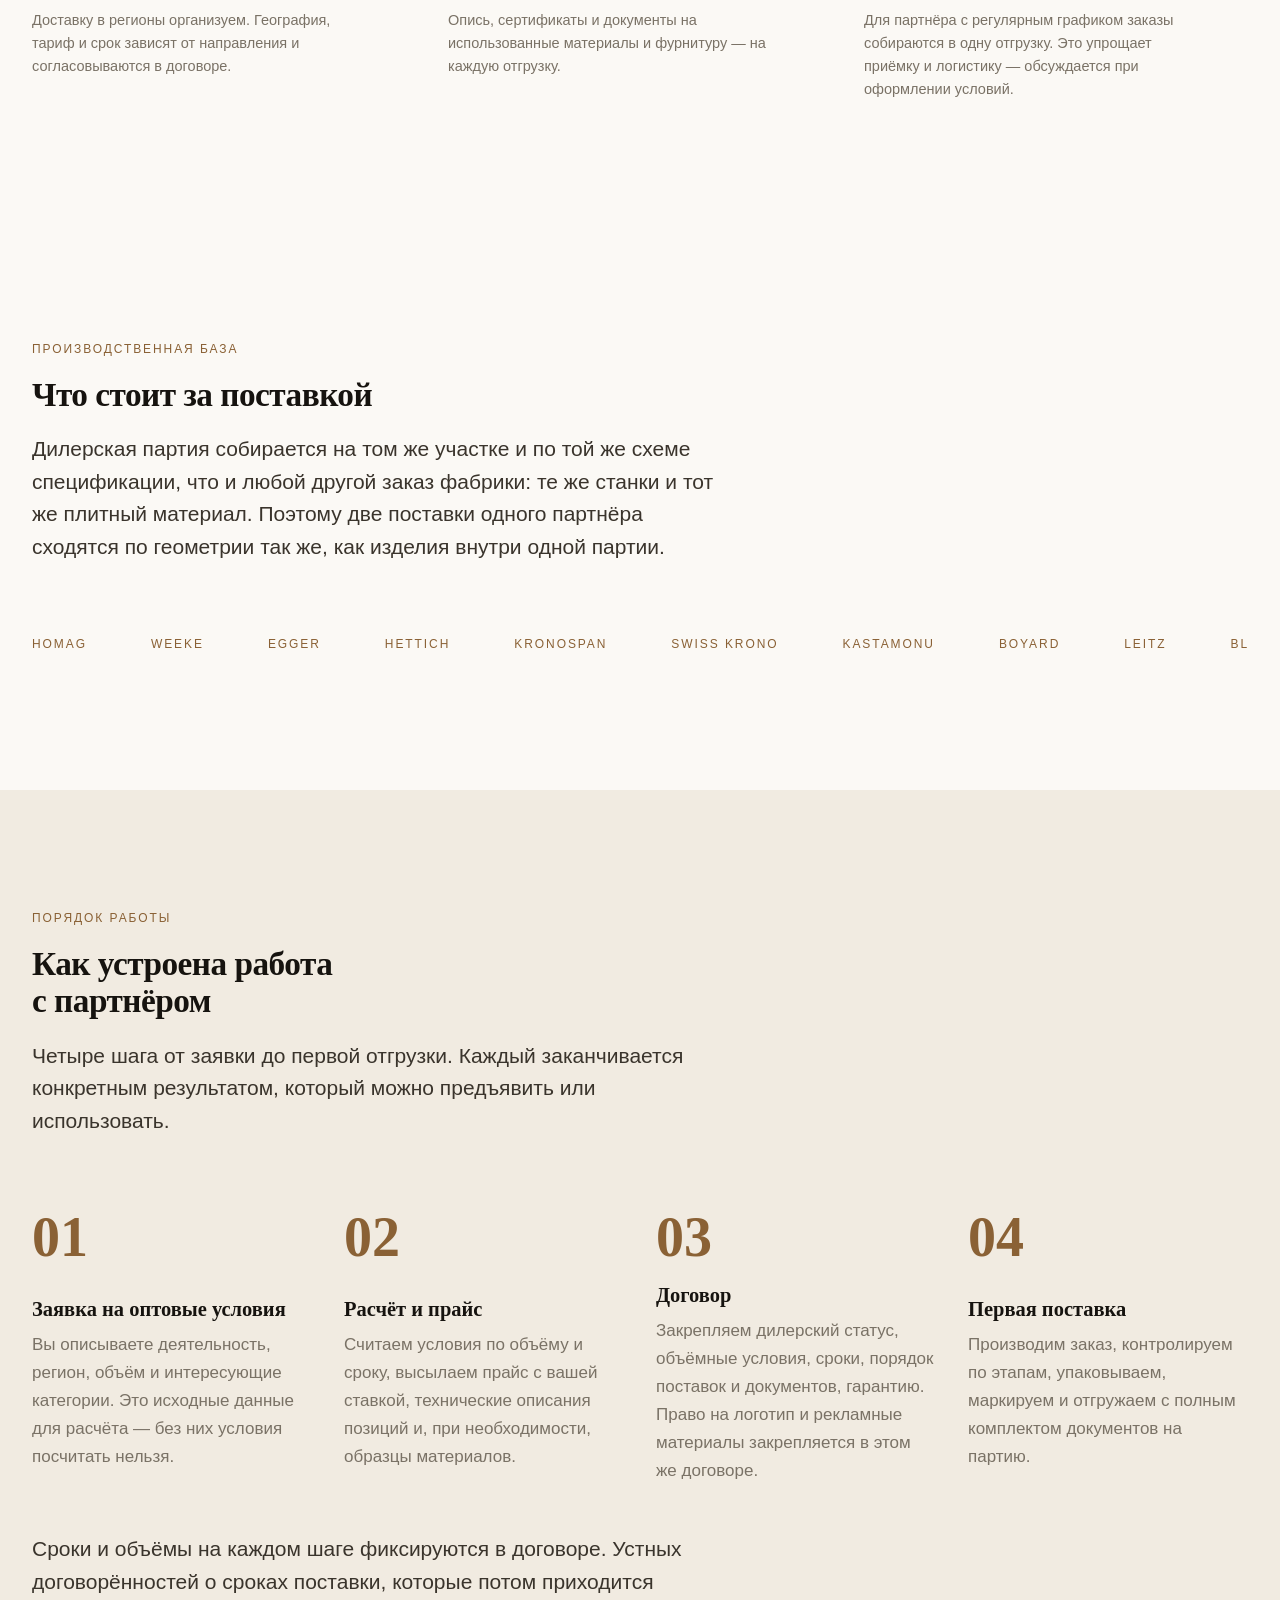
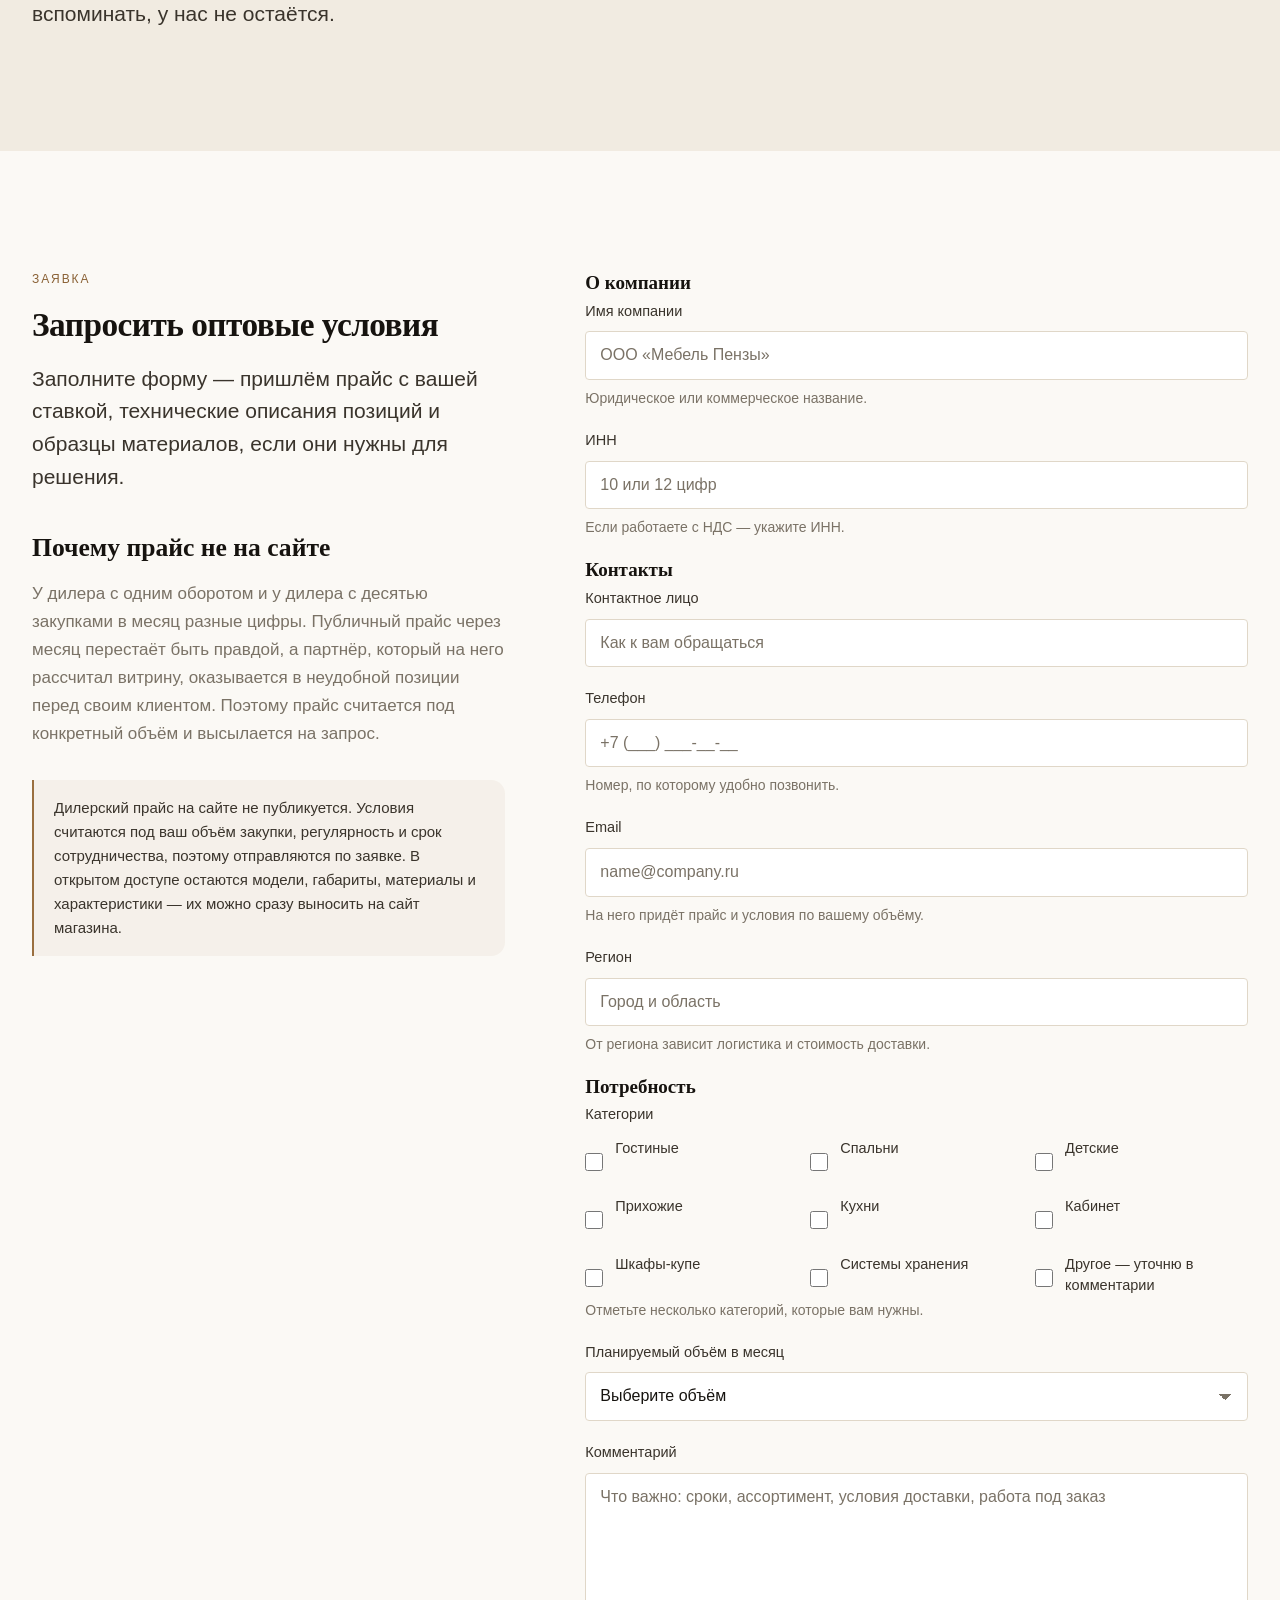
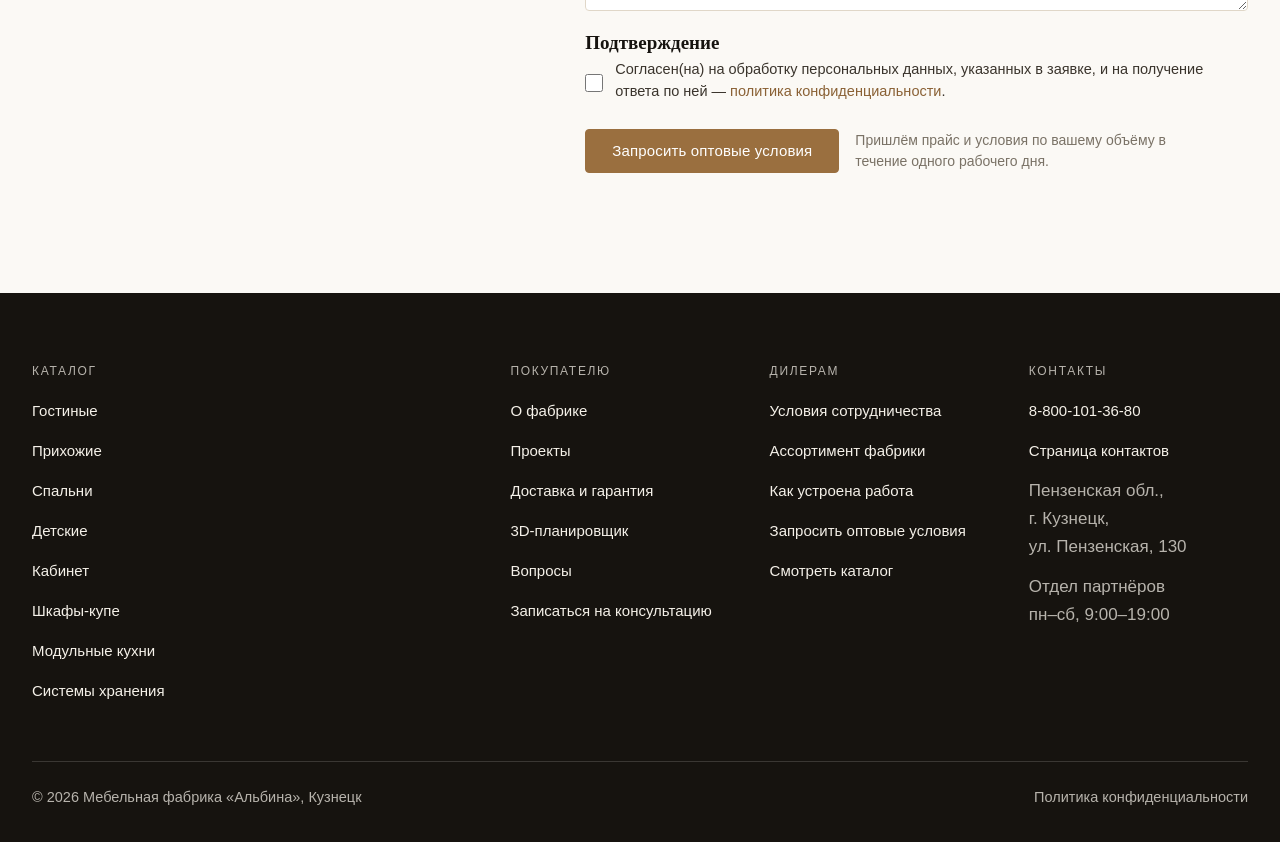
<file: dealers.html>
<!DOCTYPE html>
<html lang="ru">
<head>
  <meta charset="utf-8">
  <meta name="viewport" content="width=device-width, initial-scale=1">
  <title>Дилерам — мебельная фабрика «Альбина» как поставщик для вашего магазина</title>
  <meta name="description" content="Условия сотрудничества с мебельной фабрикой «Альбина» (Кузнецк, с 1997 года): официальный дилерский статус, индивидуальные цены по объёму и сроку, отсрочка, отгрузки от 3 рабочих дней, документы на партию, бренд-буклет и рекламные материалы.">
  <link rel="stylesheet" href="assets/css/styles.css">
  <script>document.documentElement.classList.add('js');</script>
  <script src="assets/js/main.js" defer></script>
</head>
<body>
  <a class="skip-link" href="#main">Перейти к содержимому</a>

  <!-- ============================ ШАПКА ============================ -->
  <header class="header">
    <div class="container header__inner">
      <a class="logo" href="index.html">
        <img src="assets/img/logo-dark.svg" alt="Мебельная фабрика Альбина" width="128" height="58">
      </a>

      <nav class="nav" id="site-nav" aria-label="Основное меню">
        <ul class="nav__list">
          <li class="nav__item"><a class="nav__link" href="catalog.html">Каталог</a></li>
          <li class="nav__item"><a class="nav__link" href="planner.html">3D-планировщик</a></li>
          <li class="nav__item"><a class="nav__link" href="about.html">О фабрике</a></li>
          <li class="nav__item"><a class="nav__link" href="cases.html">Проекты</a></li>
          <li class="nav__item"><a class="nav__link" href="delivery.html">Доставка и гарантия</a></li>
          <li class="nav__item"><a class="nav__link is-active" href="dealers.html" aria-current="page">Дилерам</a></li>
          <li class="nav__item"><a class="nav__link" href="faq.html">Вопросы</a></li>
          <li class="nav__item"><a class="btn btn--primary nav__cta" href="#price-request">Оптовые условия</a></li>
        </ul>
      </nav>

      <div class="header__actions">
        <a class="header__phone" href="tel:88001013680">8-800-101-36-80</a>
        <a class="btn btn--primary btn--sm" href="#price-request">Оптовые условия</a>
      </div>

      <button class="burger" type="button" aria-label="Открыть меню" aria-expanded="false" aria-controls="site-nav" style="grid-column: 3;">
        <span></span><span></span><span></span>
      </button>
    </div>
  </header>

  <!-- ============================ ОСНОВНОЕ ============================ -->
  <main id="main">

    <!-- Шапка страницы: только партнёрская рамка, без розничных обещаний -->
    <section class="page-hero">
      <div class="container page-hero__inner">
        <nav class="breadcrumbs" aria-label="Хлебные крошки">
          <a href="index.html">Главная</a>
          <span>Дилерам</span>
        </nav>
        <p class="eyebrow">Дилерам</p>
        <h1 class="h1" data-lines><span class="line"><span>Мебельная фабрика</span></span><span class="line"><span>как поставщик для вашего магазина</span></span></h1>
        <p class="lead">Фабрика в Кузнецке Пензенской области работает с 1997 года. С дилерами мы работаем на одной схеме спецификации: та же номенклатура, тот же стандарт, те же документы на каждую партию. Ваш второй заказ выглядит как первый — клиенту не нужно каждый раз заново объяснять, что именно он покупает.</p>
      </div>
    </section>

    <!-- Факты о поставщике -->
    <section class="section">
      <div class="container">
        <div class="stats" data-stagger>
          <div class="stat">
            <p class="stat__num" data-count-to="1997">1997</p>
            <p class="stat__label">Год основания фабрики в Кузнецке.</p>
          </div>
          <div class="stat">
            <p class="stat__num" data-count-to="12">12</p>
            <p class="stat__label">Категорий в ассортименте поставки.</p>
          </div>
          <div class="stat">
            <p class="stat__num">30–40 дней</p>
            <p class="stat__label">Типовой срок производства заказа. <!-- ДЕМО-ДАННЫЕ: срок производства. Подтвердить по производственному графику. --></p>
          </div>
          <div class="stat">
            <p class="stat__num">от 3 дней</p>
            <p class="stat__label">Срок отгрузки готовой партии в работу. <!-- ДЕМО-ДАННЫЕ: срок отгрузки. Подтвердить по логистике. --></p>
          </div>
        </div>
      </div>
    </section>

    <!-- Что получает партнёр -->
    <section class="section section--tint">
      <div class="container">
        <div class="section__head">
          <p class="eyebrow">Партнёрству</p>
          <h2 class="h2" data-lines><span class="line"><span>Что получает партнёр</span></span></h2>
          <p class="lead">Дилер продаёт мебель дальше под своим именем. Поэтому для нас повторяемость партии к партии важнее разовых условий: вторая поставка должна выглядеть и работать как первая.</p>
        </div>

        <div class="features" data-stagger>
          <div class="feature">
            <div class="feature__icon" aria-hidden="true">
              <svg viewBox="0 0 28 28" focusable="false"><rect x="4" y="4" width="9" height="9" rx="1"/><rect x="15" y="4" width="9" height="9" rx="1"/><rect x="4" y="15" width="9" height="9" rx="1"/><rect x="15" y="15" width="9" height="9" rx="1"/></svg>
            </div>
            <h3 class="feature__title">Сбалансированный ассортимент</h3>
            <p class="feature__text">12 категорий с моделями разных габаритов. Покупатель находит у вас и тумбу, и шкаф-купе, и кухонный модуль, а не три похожих комода на одной витрине.</p>
          </div>
          <div class="feature">
            <div class="feature__icon" aria-hidden="true">
              <svg viewBox="0 0 28 28" focusable="false"><path d="M5 6h18v16H5z"/><path d="M5 11h18"/><path d="M9 6V4h10v2"/><path d="m11 16 2 2 4-4"/></svg>
            </div>
            <h3 class="feature__title">Предсказуемое качество</h3>
            <p class="feature__text">Контроль каждого этапа изготовления и сертификация по стандартам Таможенного союза. Изделие не уходит на следующий этап, пока не проверено на текущем.</p>
          </div>
          <div class="feature">
            <div class="feature__icon" aria-hidden="true">
              <svg viewBox="0 0 28 28" focusable="false"><path d="M4 18 11 11l4 4 9-9"/><path d="M17 6h7v7"/></svg>
            </div>
            <h3 class="feature__title">Партнёрская маржа</h3>
            <p class="feature__text">Размер условия считается под ваш оборот и срок сотрудничества, а не по общей шкале. Ставка фиксируется в договоре на конкретный период.</p>
          </div>
          <div class="feature">
            <div class="feature__icon" aria-hidden="true">
              <svg viewBox="0 0 28 28" focusable="false"><path d="M3 8h12v10H3z"/><path d="M15 12h5l4 4v2h-9z"/><circle cx="7.5" cy="20.5" r="2"/><circle cx="18.5" cy="20.5" r="2"/></svg>
            </div>
            <h3 class="feature__title">Отгрузки с производства</h3>
            <p class="feature__text">Отгрузка с адреса фабрики в Кузнецке, ул. Пензенская, 130. Каждая единица упаковывается и маркируется, на партию формируется опись.</p>
          </div>
          <div class="feature">
            <div class="feature__icon" aria-hidden="true">
              <svg viewBox="0 0 28 28" focusable="false"><path d="M5 4h12l6 6v14H5z"/><path d="M17 4v6h6"/><path d="M9 16h10M9 20h7"/></svg>
            </div>
            <h3 class="feature__title">Бренд-поддержка</h3>
            <p class="feature__text">Официальный дилерский статус даёт право использовать логотип «Альбина», бренд-буклет, каталог с фотографиями и шаблоны для сайта и соцсетей.</p>
          </div>
          <div class="feature">
            <div class="feature__icon" aria-hidden="true">
              <svg viewBox="0 0 28 28" focusable="false"><path d="M14 4v20"/><path d="M4 10h20"/><path d="M8 10 4 20h8Z"/><path d="m20 10-4 10h8Z"/></svg>
            </div>
            <h3 class="feature__title">Персональный менеджер</h3>
            <p class="feature__text">Один контакт по всем вопросам: заказы, сроки, документы, нестандартные позиции. Переписка ведётся по одному каналу, а не по всей фабрике сразу.</p>
          </div>
        </div>
      </div>
    </section>

    <!-- Условия сотрудничества: слева текст, справа карточка с ключевыми условиями -->
    <section class="section" id="conditions">
      <div class="container">
        <div class="section__head">
          <p class="eyebrow">Договор</p>
          <h2 class="h2" data-lines><span class="line"><span>Условия сотрудничества</span></span></h2>
          <p class="lead">Условия фиксируются договором. Ниже — то, что входит в стандартную рамку. Числа в прайсе не публикуются: они считаются под ваш конкретный объём и срок.</p>
        </div>

        <div class="split">
          <div>
            <h3 class="h3">От чего зависят условия</h3>
            <ul style="list-style: none; display: grid; gap: 12px; margin-top: 16px;">
              <li class="muted">Объём закупки за период: заказ, месяц, квартал</li>
              <li class="muted">Регулярность: ровный график поставок или разовые заказы</li>
              <li class="muted">Срок сотрудничества: с какого момента и на какой период</li>
              <li class="muted">Ширина заказа: сколько категорий в одной поставке</li>
            </ul>
            <p class="small muted" style="margin-top: 24px;">Расчёт обычно занимает один рабочий день. Вам присылаются прайс с вашими условиями, технические описания позиций и образцы материалов по запросу.</p>
            <!-- ДЕМО-ДАННЫЕ: численность команды и площадь производства. Заменить на реальные значения. -->
            <p class="small muted" style="margin-top: 12px;">Производство в Кузнецке: 4 500 м², штат 120 человек.</p>
          </div>

          <div>
            <div class="card">
              <div class="card__body">
                <h3 class="card__title">Базовые условия дилерского договора</h3>
                <table class="spec">
                  <tbody>
                    <tr>
                      <th scope="row">Официальный дилерский статус</th>
                      <td>Предоставляется по договору. Даёт право использования логотипа «Альбина» и фирменных рекламных материалов в своей рознице и на сайте.</td>
                    </tr>
                    <tr>
                      <th scope="row">Индивидуальные цены по объёму</th>
                      <td>Размер скидки зависит от объёма закупки и срока сотрудничества. Считается под ваш оборот, а не по общей шкале. <!-- ДЕМО-ДАННЫЕ: базовая дилерская скидка от 5% при заказе от 50 000 ₽. Порог выглядит низким для опта — проверить перед публикацией. --></td>
                    </tr>
                    <tr>
                      <th scope="row">Гибкие условия</th>
                      <td>Отсрочка платежа до 14 дней, сборка заказа из разных категорий, комбинирование партий, индивидуальный график отгрузок. <!-- ДЕМО-ДАННЫЕ: срок отсрочки платежа. Подтвердить с финансовым отделом. --></td>
                    </tr>
                    <tr>
                      <th scope="row">Сбалансированный ассортимент</th>
                      <td>12 категорий и модели, которые не дублируют друг друга на розничной витрине партнёра.</td>
                    </tr>
                    <tr>
                      <th scope="row">Бренд-буклет и рекламные материалы</th>
                      <td>Каталог с фотографиями, технические описания, логотип и правила использования, шаблоны для сайта и соцсетей — по запросу, после оформления дилерского статуса.</td>
                    </tr>
                    <tr>
                      <th scope="row">Гарантия на изделия</th>
                      <td>3 года. Гарантия передаётся покупателю через партнёра; порядок сервисного обращения прописан в договоре. <!-- ДЕМО-ДАННЫЕ: срок гарантии. Согласовать с розничным разделом «Доставка и гарантия». --></td>
                    </tr>
                  </tbody>
                </table>
              </div>
            </div>
          </div>
        </div>
      </div>
    </section>

    <!-- Ассортимент -->
    <section class="section section--tint" id="assortment">
      <div class="container">
        <div class="section__head">
          <p class="eyebrow">Ассортимент</p>
          <h2 class="h2" data-lines><span class="line"><span>Что есть в поставке</span></span></h2>
          <p class="lead">12 категорий. Внутри — модели с разными габаритами, чтобы собрать и прихожую, и гостиную, и кухню из одного поставщика.</p>
        </div>

        <div class="split">
          <div>
            <ul class="row" style="list-style: none; gap: 10px 12px;" data-stagger>
              <li><a class="tag" href="catalog.html#gostinye">Гостиные</a></li>
              <li><a class="tag" href="catalog.html#prihozhaya">Прихожие</a></li>
              <li><a class="tag" href="catalog.html#spalnya">Спальни</a></li>
              <li><a class="tag" href="catalog.html#detskie">Детские</a></li>
              <li><a class="tag" href="catalog.html#kabinet">Кабинет</a></li>
              <li><a class="tag" href="catalog.html#divany">Диваны</a></li>
              <li><a class="tag" href="catalog.html#shkafy-kupe">Шкафы-купе</a></li>
              <li><a class="tag" href="catalog.html#malye-formy">Малые формы</a></li>
              <li><a class="tag" href="catalog.html#gotovye-kuxni">Готовые решения кухонь</a></li>
              <li><a class="tag" href="catalog.html#shkafy">Шкафы</a></li>
              <li><a class="tag" href="catalog.html#modulnye-kuxni">Модульные кухни</a></li>
              <li><a class="tag" href="catalog.html#sistemy-hraneniya">Системы хранения</a></li>
            </ul>
            <p style="margin-top: 24px;"><a class="btn btn--ghost" data-magnetic href="catalog.html">Смотреть каталог</a></p>
            <p class="field__hint" style="margin-top: 12px;">В каталоге видны модели и характеристики. Цены для дилеров высылаются по заявке — витрина партнёра не должна жить по чужому прайсу.</p>
          </div>

          <div>
            <div class="features" style="grid-template-columns: 1fr; gap: 32px;" data-stagger>
              <div class="feature">
                <h3 class="feature__title">Позиции, которые чаще берут в пару</h3>
                <p class="feature__text">Малые формы — комоды Вега 1200, Венеция 1332 ПВШ, Лотос Л4, Севиль (4 ящика), семейство Мадера (7 модификаций), тумба Орнелла. Системы хранения — Бланка. Шкафы — Бруно, Заря, Фаворит.</p>
              </div>
              <div class="feature">
                <h3 class="feature__title">Коллекции</h3>
                <p class="feature__text">Гостиная Ника, спальня Ева Кашемир, детская Теодора, модульная кухонная система «Ева». Позиции, которые можно показать покупателю как готовое решение, а не как позицию из прайса.</p>
              </div>
              <div class="feature">
                <h3 class="feature__title">Что подтверждаем документами</h3>
                <p class="feature__text">Санитарно-гигиенический сертификат Госсанэпиднадзора РФ и сертификация по стандартам Таможенного союза. Документы передаются на каждую партию — партнёр может показать их своему клиенту.</p>
              </div>
            </div>
          </div>
        </div>
      </div>
    </section>

    <!-- Логистика и отгрузка -->
    <section class="section">
      <div class="container">
        <div class="section__head">
          <p class="eyebrow">Логистика</p>
          <h2 class="h2" data-lines><span class="line"><span>Как приходит заказ</span></span></h2>
          <p class="lead">Производство и отгрузка на одной площадке: Пензенская обл., г. Кузнецк, ул. Пензенская, 130. Изделие уходит в рейс с полным комплектом документов на партию.</p>
        </div>

        <div class="features" data-stagger>
          <div class="feature">
            <div class="feature__icon" aria-hidden="true">
              <svg viewBox="0 0 28 28" focusable="false"><rect x="4" y="7" width="16" height="16" rx="2"/><path d="M9 7V5h10v2"/><path d="M9 14h6M9 18h6"/></svg>
            </div>
            <h3 class="feature__title">Упаковка и комплектность</h3>
            <p class="feature__text">Каждая единица упаковывается и маркируется. На партию формируется опись, по которой партнёр принимает товар.</p>
          </div>
          <div class="feature">
            <div class="feature__icon" aria-hidden="true">
              <svg viewBox="0 0 28 28" focusable="false"><circle cx="14" cy="14" r="10"/><path d="M14 8v6l4 3"/></svg>
            </div>
            <h3 class="feature__title">Сроки производства</h3>
            <p class="feature__text">30–40 дней после утверждения спецификации. Точный срок по вашему заказу фиксируется в договоре до запуска в производство. <!-- ДЕМО-ДАННЫЕ: типовой срок производства. --></p>
          </div>
          <div class="feature">
            <div class="feature__icon" aria-hidden="true">
              <svg viewBox="0 0 28 28" focusable="false"><path d="M3 8h12v10H3z"/><path d="M15 12h5l4 4v2h-9z"/><circle cx="7.5" cy="20.5" r="2"/><circle cx="18.5" cy="20.5" r="2"/></svg>
            </div>
            <h3 class="feature__title">Отгрузка</h3>
            <p class="feature__text">Отгрузка с адреса производства от 3 рабочих дней после готовности партии. Вид отгрузки и график фиксируются в договоре. <!-- ДЕМО-ДАННЫЕ: срок отгрузки. --></p>
          </div>
          <div class="feature">
            <div class="feature__icon" aria-hidden="true">
              <svg viewBox="0 0 28 28" focusable="false"><path d="M4 20V8h20v12"/><path d="M4 20h20"/><path d="M14 8v12"/></svg>
            </div>
            <h3 class="feature__title">Регионы</h3>
            <p class="feature__text">Доставку в регионы организуем. География, тариф и срок зависят от направления и согласовываются в договоре. <!-- ДЕМО-ДАННЫЕ: география и тарифы доставки. --></p>
          </div>
          <div class="feature">
            <div class="feature__icon" aria-hidden="true">
              <svg viewBox="0 0 28 28" focusable="false"><path d="M14 3.5 24 9v10l-10 5.5L4 19V9Z"/><path d="m9.5 12 4.5 2.7 4.5-2.7M14 14.7V21"/></svg>
            </div>
            <h3 class="feature__title">Документы на партию</h3>
            <p class="feature__text">Опись, сертификаты и документы на использованные материалы и фурнитуру — на каждую отгрузку. <!-- ДЕМО-ДАННЫЕ: точный перечень документов на партию. --></p>
          </div>
          <div class="feature">
            <div class="feature__icon" aria-hidden="true">
              <svg viewBox="0 0 28 28" focusable="false"><path d="M4 6h20v16H4z"/><path d="M4 11h20M14 11v11"/></svg>
            </div>
            <h3 class="feature__title">Сборные отгрузки</h3>
            <p class="feature__text">Для партнёра с регулярным графиком заказы собираются в одну отгрузку. Это упрощает приёмку и логистику — обсуждается при оформлении условий.</p>
          </div>
        </div>
      </div>
    </section>

    <!-- Производственная база: что стоит за поставкой -->
    <section class="section">
      <div class="container">
        <div class="section__head">
          <p class="eyebrow">Производственная база</p>
          <h2 class="h2" data-lines><span class="line"><span>Что стоит за поставкой</span></span></h2>
          <p class="lead">Дилерская партия собирается на том же участке и по той же схеме спецификации, что и любой другой заказ фабрики: те же станки и тот же плитный материал. Поэтому две поставки одного партнёра сходятся по геометрии так же, как изделия внутри одной партии.</p>
        </div>

        <div data-marquee data-speed="42">
          <div class="marquee__track">
            <span class="eyebrow">HOMAG</span><span class="eyebrow">Weeke</span><span class="eyebrow">Egger</span><span class="eyebrow">Hettich</span><span class="eyebrow">Kronospan</span><span class="eyebrow">Swiss Krono</span><span class="eyebrow">Kastamonu</span><span class="eyebrow">BOYARD</span><span class="eyebrow">Leitz</span><span class="eyebrow">Blanco</span>
          </div>
        </div>
      </div>
    </section>

    <!-- Как начать: воронка партнёра -->
    <section class="section section--tint" id="steps-partner">
      <div class="container">
        <div class="section__head">
          <p class="eyebrow">Порядок работы</p>
          <h2 class="h2" data-lines><span class="line"><span>Как устроена работа</span></span><span class="line"><span>с партнёром</span></span></h2>
          <p class="lead">Четыре шага от заявки до первой отгрузки. Каждый заканчивается конкретным результатом, который можно предъявить или использовать.</p>
        </div>

        <ol class="steps" data-stagger>
          <li class="steps__item">
            <div>
              <h3 class="steps__title">Заявка на оптовые условия</h3>
              <p class="steps__text">Вы описываете деятельность, регион, объём и интересующие категории. Это исходные данные для расчёта — без них условия посчитать нельзя.</p>
            </div>
          </li>
          <li class="steps__item">
            <div>
              <h3 class="steps__title">Расчёт и прайс</h3>
              <p class="steps__text">Считаем условия по объёму и сроку, высылаем прайс с вашей ставкой, технические описания позиций и, при необходимости, образцы материалов.</p>
            </div>
          </li>
          <li class="steps__item">
            <div>
              <h3 class="steps__title">Договор</h3>
              <p class="steps__text">Закрепляем дилерский статус, объёмные условия, сроки, порядок поставок и документов, гарантию. Право на логотип и рекламные материалы закрепляется в этом же договоре.</p>
            </div>
          </li>
          <li class="steps__item">
            <div>
              <h3 class="steps__title">Первая поставка</h3>
              <p class="steps__text">Производим заказ, контролируем по этапам, упаковываем, маркируем и отгружаем с полным комплектом документов на партию.</p>
            </div>
          </li>
        </ol>

        <p class="lead" style="margin-top: 48px;">Сроки и объёмы на каждом шаге фиксируются в договоре. Устных договорённостей о сроках поставки, которые потом приходится вспоминать, у нас не остаётся.</p>
      </div>
    </section>

    <!-- Форма запроса оптовой цены: текст слева, форма справа (липкая последняя колонка) -->
    <section class="section" id="price-request">
      <div class="container">
        <!-- Заголовок перенесён в левую колонку: форма начинается сразу у верха секции,
             а не на ~250px ниже — дилер должен видеть форму сразу, без прокрутки. -->
        <div class="split split--sticky">
          <div>
            <p class="eyebrow">Заявка</p>
            <h2 class="h2" data-lines style="margin-top: 12px;"><span class="line"><span>Запросить оптовые условия</span></span></h2>
            <p class="lead" style="margin-top: 20px;">Заполните форму — пришлём прайс с вашей ставкой, технические описания позиций и образцы материалов, если они нужны для решения.</p>

            <h3 class="h3" style="margin-top: 40px;">Почему прайс не на сайте</h3>
            <p class="muted" style="margin-top: 16px;">У дилера с одним оборотом и у дилера с десятью закупками в месяц разные цифры. Публичный прайс через месяц перестаёт быть правдой, а партнёр, который на него рассчитал витрину, оказывается в неудобной позиции перед своим клиентом. Поэтому прайс считается под конкретный объём и высылается на запрос.</p>

            <div class="note" style="margin-top: 32px;">
              <p>Дилерский прайс на сайте не публикуется. Условия считаются под ваш объём закупки, регулярность и срок сотрудничества, поэтому отправляются по заявке. В открытом доступе остаются модели, габариты, материалы и характеристики — их можно сразу выносить на сайт магазина.</p>
            </div>
          </div>

          <div>
            <form class="form form--wide" data-form="dealer-price" data-success="Заявка принята. Прайс и условия отправим на указанный e-mail в течение одного рабочего дня. 8-800-101-36-80." data-success-delay="5000">
              <fieldset style="border: 0; padding: 0; margin: 0; display: grid; gap: 20px;">
                <legend class="h4" style="padding: 0; margin-bottom: 4px;">О компании</legend>

                <div class="field">
                  <label for="dl-company">Имя компании</label>
                  <input id="dl-company" name="company" type="text" autocomplete="organization" required placeholder="ООО «Мебель Пензы»">
                  <p class="field__hint">Юридическое или коммерческое название.</p>
                </div>

                <div class="field">
                  <label for="dl-inn">ИНН</label>
                  <input id="dl-inn" name="inn" type="text" inputmode="numeric" minlength="10" maxlength="12" pattern="[0-9]{10,12}" data-mask="digits" placeholder="10 или 12 цифр" data-error="ИНН состоит из 10 или 12 цифр.">
                  <p class="field__hint">Если работаете с НДС — укажите ИНН.</p>
                </div>
              </fieldset>

              <fieldset style="border: 0; padding: 0; margin: 0; display: grid; gap: 20px;">
                <legend class="h4" style="padding: 0; margin-bottom: 4px;">Контакты</legend>

                <div class="field">
                  <label for="dl-person">Контактное лицо</label>
                  <input id="dl-person" name="person" type="text" autocomplete="name" required placeholder="Как к вам обращаться">
                </div>

                <div class="field">
                  <label for="dl-phone">Телефон</label>
                  <input id="dl-phone" name="phone" type="tel" autocomplete="tel" inputmode="tel" data-mask="phone" data-phone-prefix="+7" required placeholder="+7 (___) ___-__-__">
                  <p class="field__hint">Номер, по которому удобно позвонить.</p>
                </div>

                <div class="field">
                  <label for="dl-email">Email</label>
                  <input id="dl-email" name="email" type="email" autocomplete="email" required placeholder="name@company.ru">
                  <p class="field__hint">На него придёт прайс и условия по вашему объёму.</p>
                </div>

                <div class="field">
                  <label for="dl-region">Регион</label>
                  <input id="dl-region" name="region" type="text" autocomplete="address-level1" required placeholder="Город и область">
                  <p class="field__hint">От региона зависит логистика и стоимость доставки.</p>
                </div>
              </fieldset>

              <fieldset style="border: 0; padding: 0; margin: 0; display: grid; gap: 20px;">
                <legend class="h4" style="padding: 0; margin-bottom: 4px;">Потребность</legend>

                <fieldset aria-describedby="dl-cat-hint" style="border: 0; padding: 0; margin: 0;">
                  <legend class="small" style="padding: 0; margin-bottom: 12px; font-weight: 500; color: var(--ink-2);">Категории</legend>
                  <div class="grid" style="--gap: 12px;">
                    <div class="col-4">
                      <div class="field field--check">
                        <input id="dl-cat-gostinye" name="categories[]" type="checkbox" value="gostinye">
                        <label for="dl-cat-gostinye">Гостиные</label>
                      </div>
                    </div>
                    <div class="col-4">
                      <div class="field field--check">
                        <input id="dl-cat-spalnya" name="categories[]" type="checkbox" value="spalnya">
                        <label for="dl-cat-spalnya">Спальни</label>
                      </div>
                    </div>
                    <div class="col-4">
                      <div class="field field--check">
                        <input id="dl-cat-detskie" name="categories[]" type="checkbox" value="detskie">
                        <label for="dl-cat-detskie">Детские</label>
                      </div>
                    </div>
                    <div class="col-4">
                      <div class="field field--check">
                        <input id="dl-cat-prihozhaya" name="categories[]" type="checkbox" value="prihozhaya">
                        <label for="dl-cat-prihozhaya">Прихожие</label>
                      </div>
                    </div>
                    <div class="col-4">
                      <div class="field field--check">
                        <input id="dl-cat-kuxni" name="categories[]" type="checkbox" value="kuxni">
                        <label for="dl-cat-kuxni">Кухни</label>
                      </div>
                    </div>
                    <div class="col-4">
                      <div class="field field--check">
                        <input id="dl-cat-kabinet" name="categories[]" type="checkbox" value="kabinet">
                        <label for="dl-cat-kabinet">Кабинет</label>
                      </div>
                    </div>
                    <div class="col-4">
                      <div class="field field--check">
                        <input id="dl-cat-shkafy-kupe" name="categories[]" type="checkbox" value="shkafy-kupe">
                        <label for="dl-cat-shkafy-kupe">Шкафы-купе</label>
                      </div>
                    </div>
                    <div class="col-4">
                      <div class="field field--check">
                        <input id="dl-cat-hranenie" name="categories[]" type="checkbox" value="sistemy-hraneniya">
                        <label for="dl-cat-hranenie">Системы хранения</label>
                      </div>
                    </div>
                    <div class="col-4">
                      <div class="field field--check">
                        <input id="dl-cat-other" name="categories[]" type="checkbox" value="other">
                        <label for="dl-cat-other">Другое — уточню в комментарии</label>
                      </div>
                    </div>
                  </div>
                  <p class="field__hint" id="dl-cat-hint">Отметьте несколько категорий, которые вам нужны.</p>
                </fieldset>

                <div class="field">
                  <label for="dl-volume">Планируемый объём в месяц</label>
                  <select id="dl-volume" name="volume">
                    <option value="">Выберите объём</option>
                    <option value="do-50">До 50 единиц</option>
                    <option value="50-150">50–150 единиц</option>
                    <option value="150-500">150–500 единиц</option>
                    <option value="bolshe-500">Более 500 единиц</option>
                    <option value="net-dannyh">Пока не знаю — нужен расчёт</option>
                  </select>
                </div>

                <div class="field">
                  <label for="dl-comment">Комментарий</label>
                  <textarea id="dl-comment" name="comment" rows="5" placeholder="Что важно: сроки, ассортимент, условия доставки, работа под заказ"></textarea>
                </div>
              </fieldset>

              <fieldset style="border: 0; padding: 0; margin: 0; display: grid; gap: 20px;">
                <legend class="h4" style="padding: 0; margin-bottom: 4px;">Подтверждение</legend>

                <div class="field field--check">
                  <input id="dl-consent" name="consent" type="checkbox" data-consent required>
                  <label for="dl-consent">Согласен(на) на обработку персональных данных, указанных в заявке, и на получение ответа по ней — <a class="link" href="contacts.html#privacy">политика конфиденциальности</a>.</label>
                </div>
              </fieldset>

              <div class="form__actions">
                <button class="btn btn--primary" data-magnetic type="submit">Запросить оптовые условия</button>
                <p class="form__note">Пришлём прайс и условия по вашему объёму в течение одного рабочего дня.</p>
              </div>
            </form>
          </div>
        </div>
      </div>
    </section>
  </main>

  <!-- ============================ ПОДВАЛ ============================ -->
  <footer class="footer">
    <div class="container">
      <div class="footer__inner">
        <div class="footer__col">
          <h2 class="footer__title">Каталог</h2>
          <ul class="footer__list">
            <li><a href="catalog.html#gostinye">Гостиные</a></li>
            <li><a href="catalog.html#prihozhaya">Прихожие</a></li>
            <li><a href="catalog.html#spalnya">Спальни</a></li>
            <li><a href="catalog.html#detskie">Детские</a></li>
            <li><a href="catalog.html#kabinet">Кабинет</a></li>
            <li><a href="catalog.html#shkafy-kupe">Шкафы-купе</a></li>
            <li><a href="catalog.html#modulnye-kuxni">Модульные кухни</a></li>
            <li><a href="catalog.html#sistemy-hraneniya">Системы хранения</a></li>
          </ul>
        </div>

        <div class="footer__col">
          <h2 class="footer__title">Покупателю</h2>
          <ul class="footer__list">
            <li><a href="about.html">О фабрике</a></li>
            <li><a href="cases.html">Проекты</a></li>
            <li><a href="delivery.html">Доставка и гарантия</a></li>
            <li><a href="planner.html">3D-планировщик</a></li>
            <li><a href="faq.html">Вопросы</a></li>
            <li><a href="contacts.html#consultation">Записаться на консультацию</a></li>
          </ul>
        </div>

        <div class="footer__col">
          <h2 class="footer__title">Дилерам</h2>
          <ul class="footer__list">
            <li><a href="dealers.html#conditions">Условия сотрудничества</a></li>
            <li><a href="dealers.html#assortment">Ассортимент фабрики</a></li>
            <li><a href="dealers.html#steps-partner">Как устроена работа</a></li>
            <li><a href="dealers.html#price-request">Запросить оптовые условия</a></li>
            <li><a href="catalog.html">Смотреть каталог</a></li>
          </ul>
        </div>

        <div class="footer__col">
          <h2 class="footer__title">Контакты</h2>
          <ul class="footer__list">
            <li><a href="tel:88001013680">8-800-101-36-80</a></li>
            <li><a href="contacts.html">Страница контактов</a></li>
            <li><span class="muted">Пензенская обл.,<br>г. Кузнецк,<br>ул. Пензенская, 130</span></li>
            <li><span class="muted">Отдел партнёров<br>пн–сб, 9:00–19:00</span></li>
          </ul>
        </div>
      </div>

      <div class="footer__bottom">
        <p>© <span data-year>2026</span> Мебельная фабрика «Альбина», Кузнецк</p>
        <p><a href="contacts.html#privacy">Политика конфиденциальности</a></p>
      </div>
    </div>
  </footer>

  <!-- Воронка дилера: CTA ведёт в B2B-форму, а не в розничную запись -->
  <a class="btn btn--primary mobile-cta" href="dealers.html#price-request">Запросить оптовые условия</a>
</body>
</html>
</file>
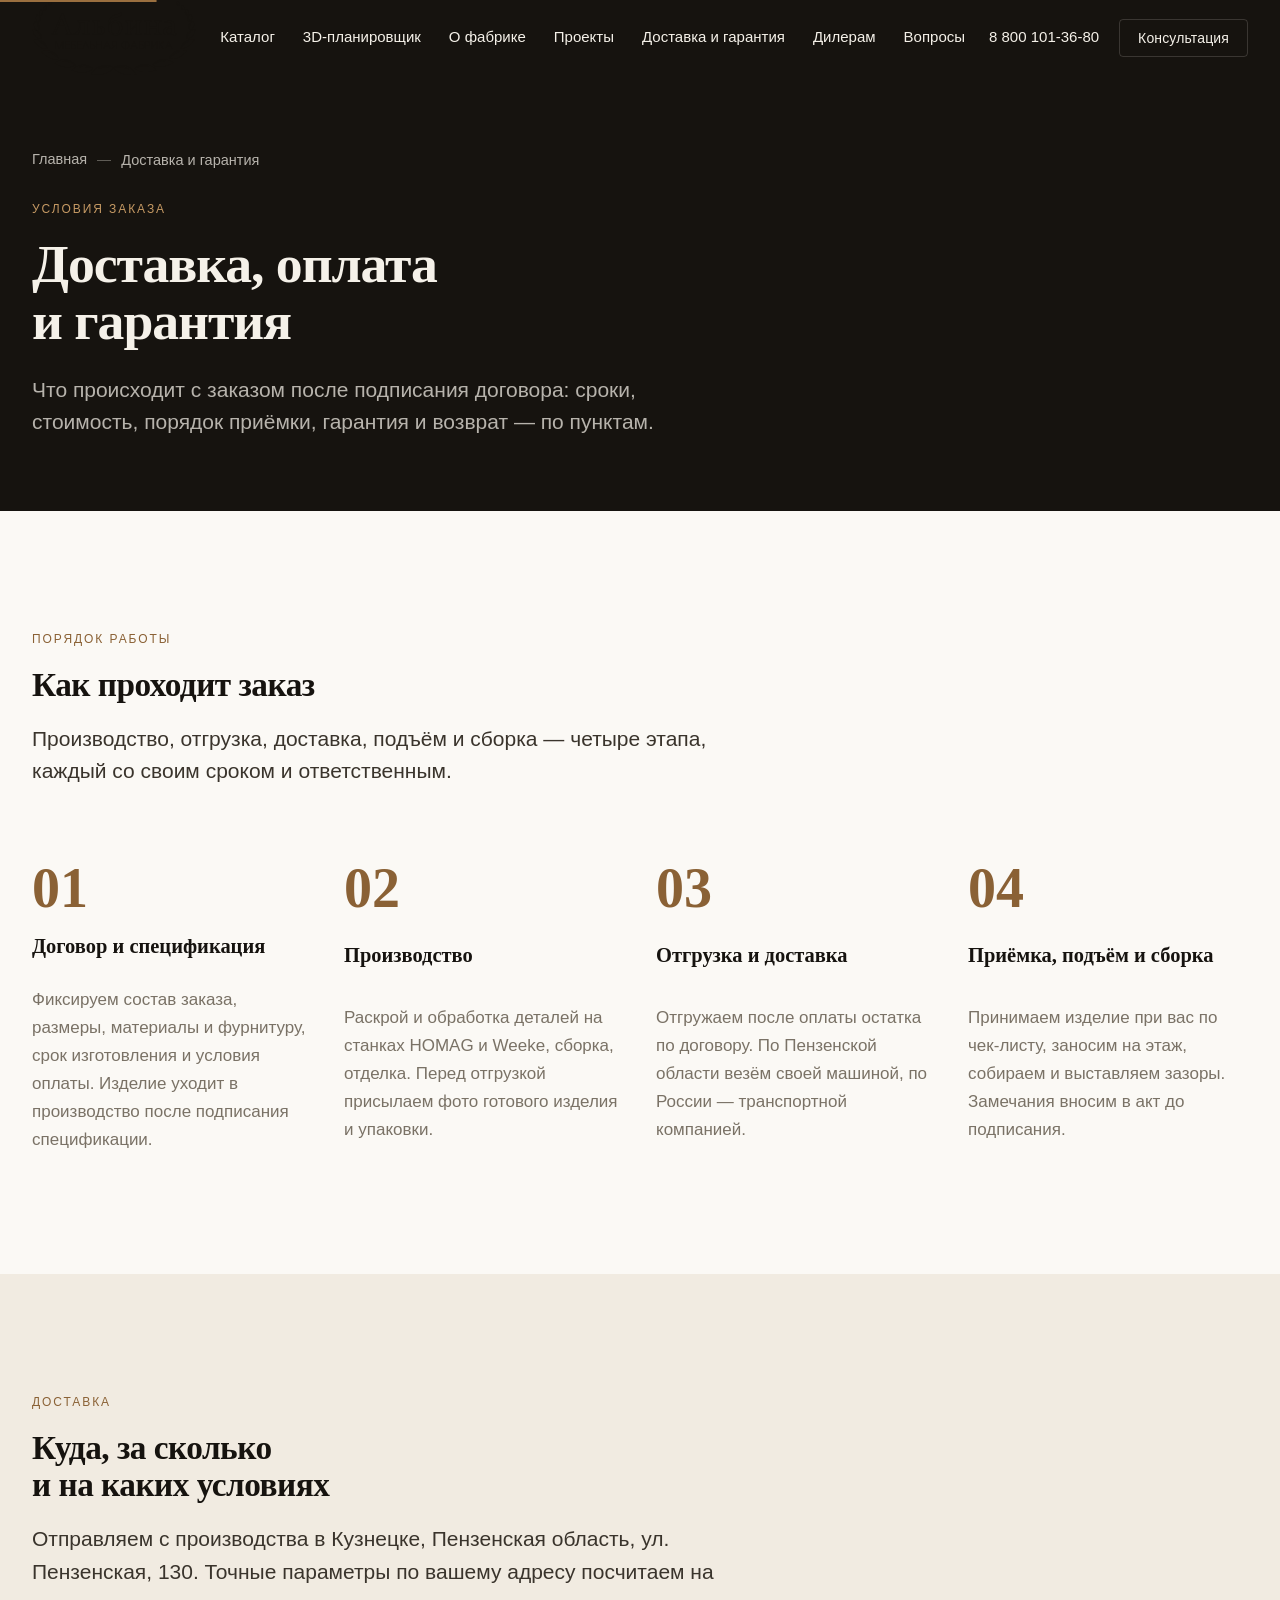
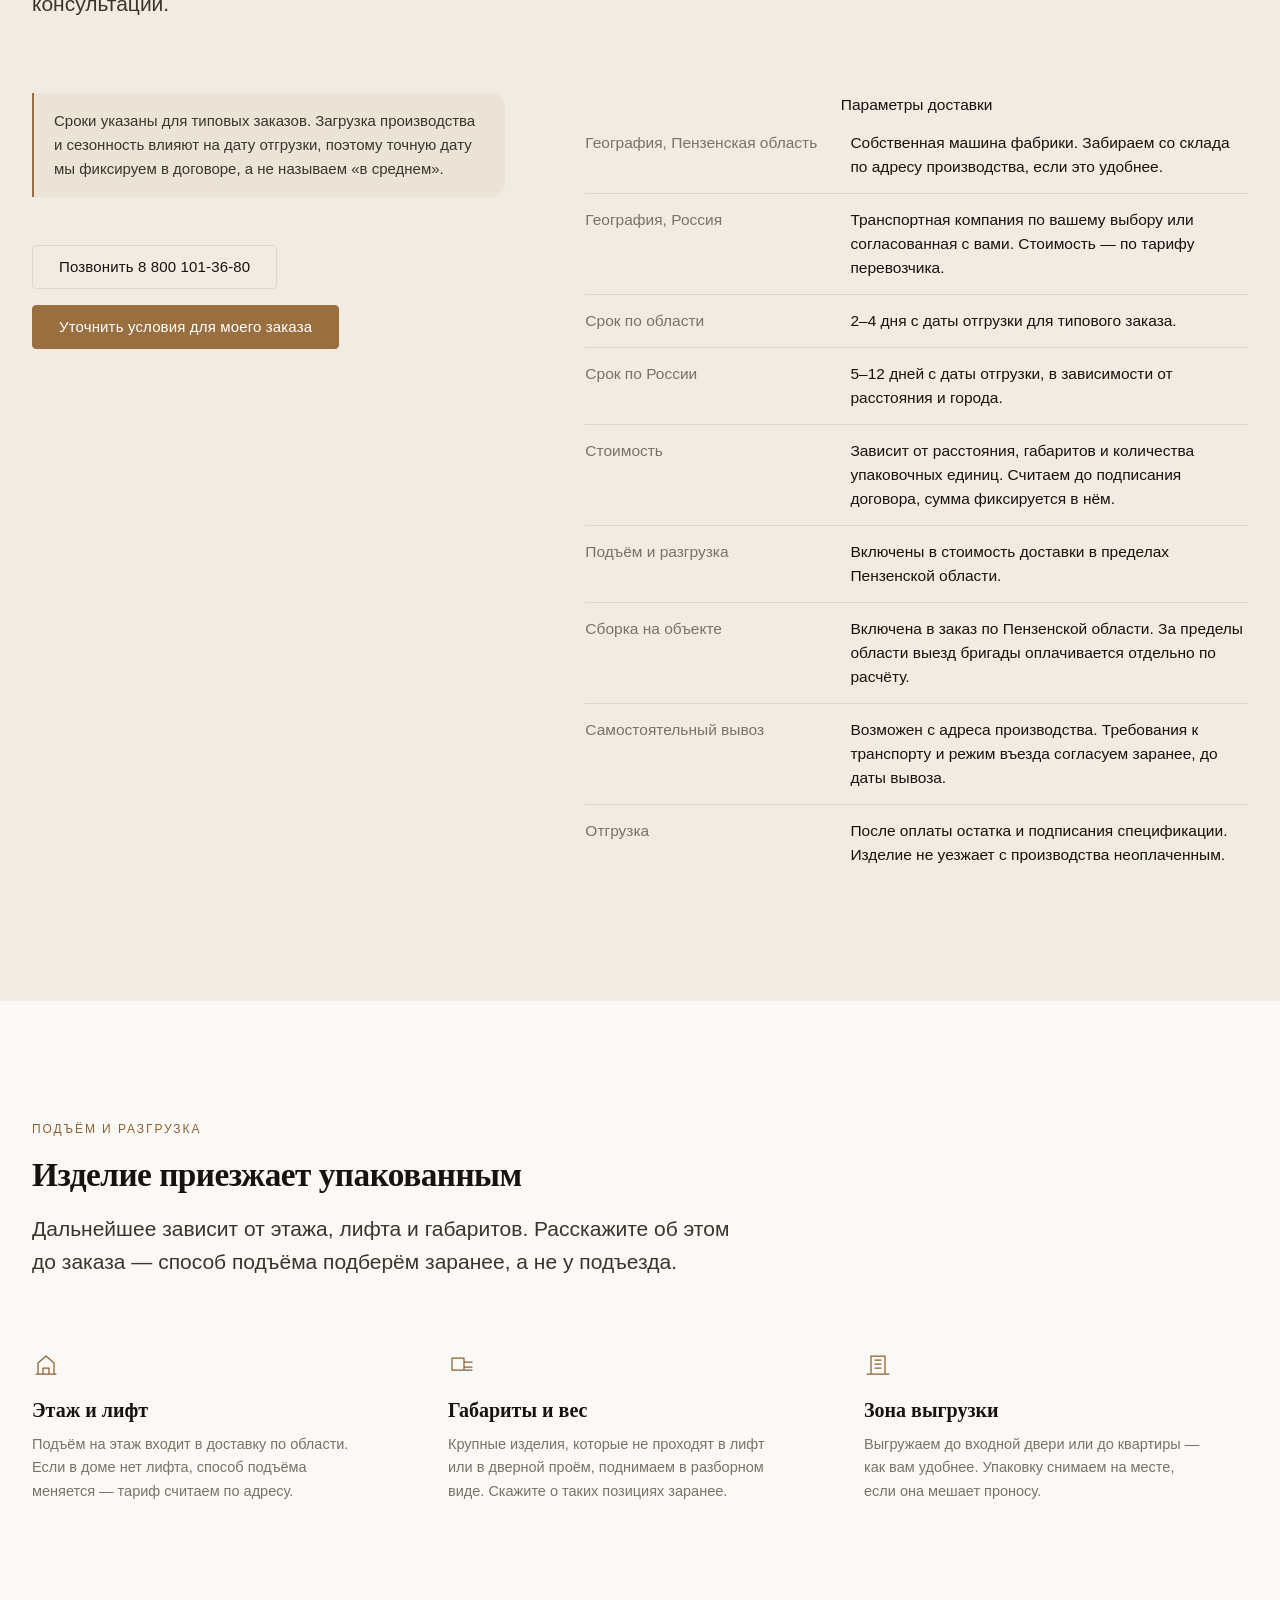
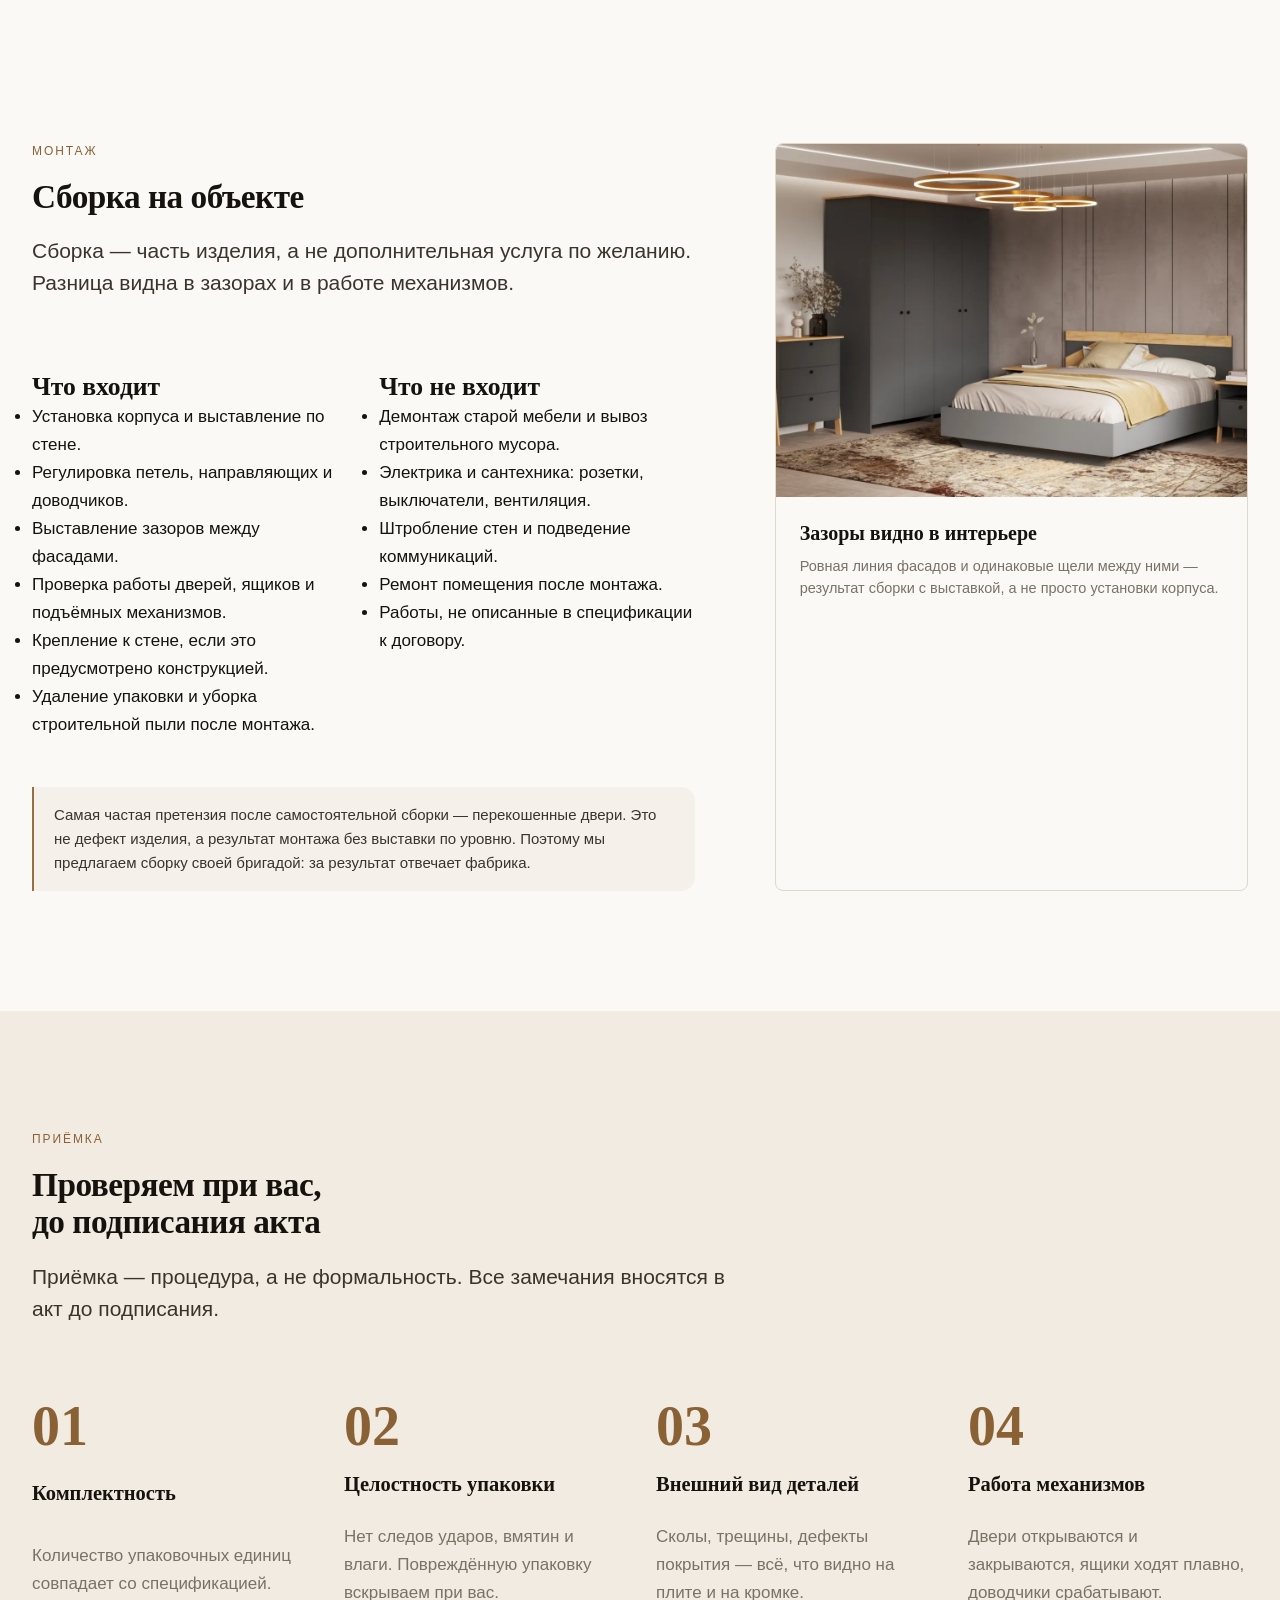
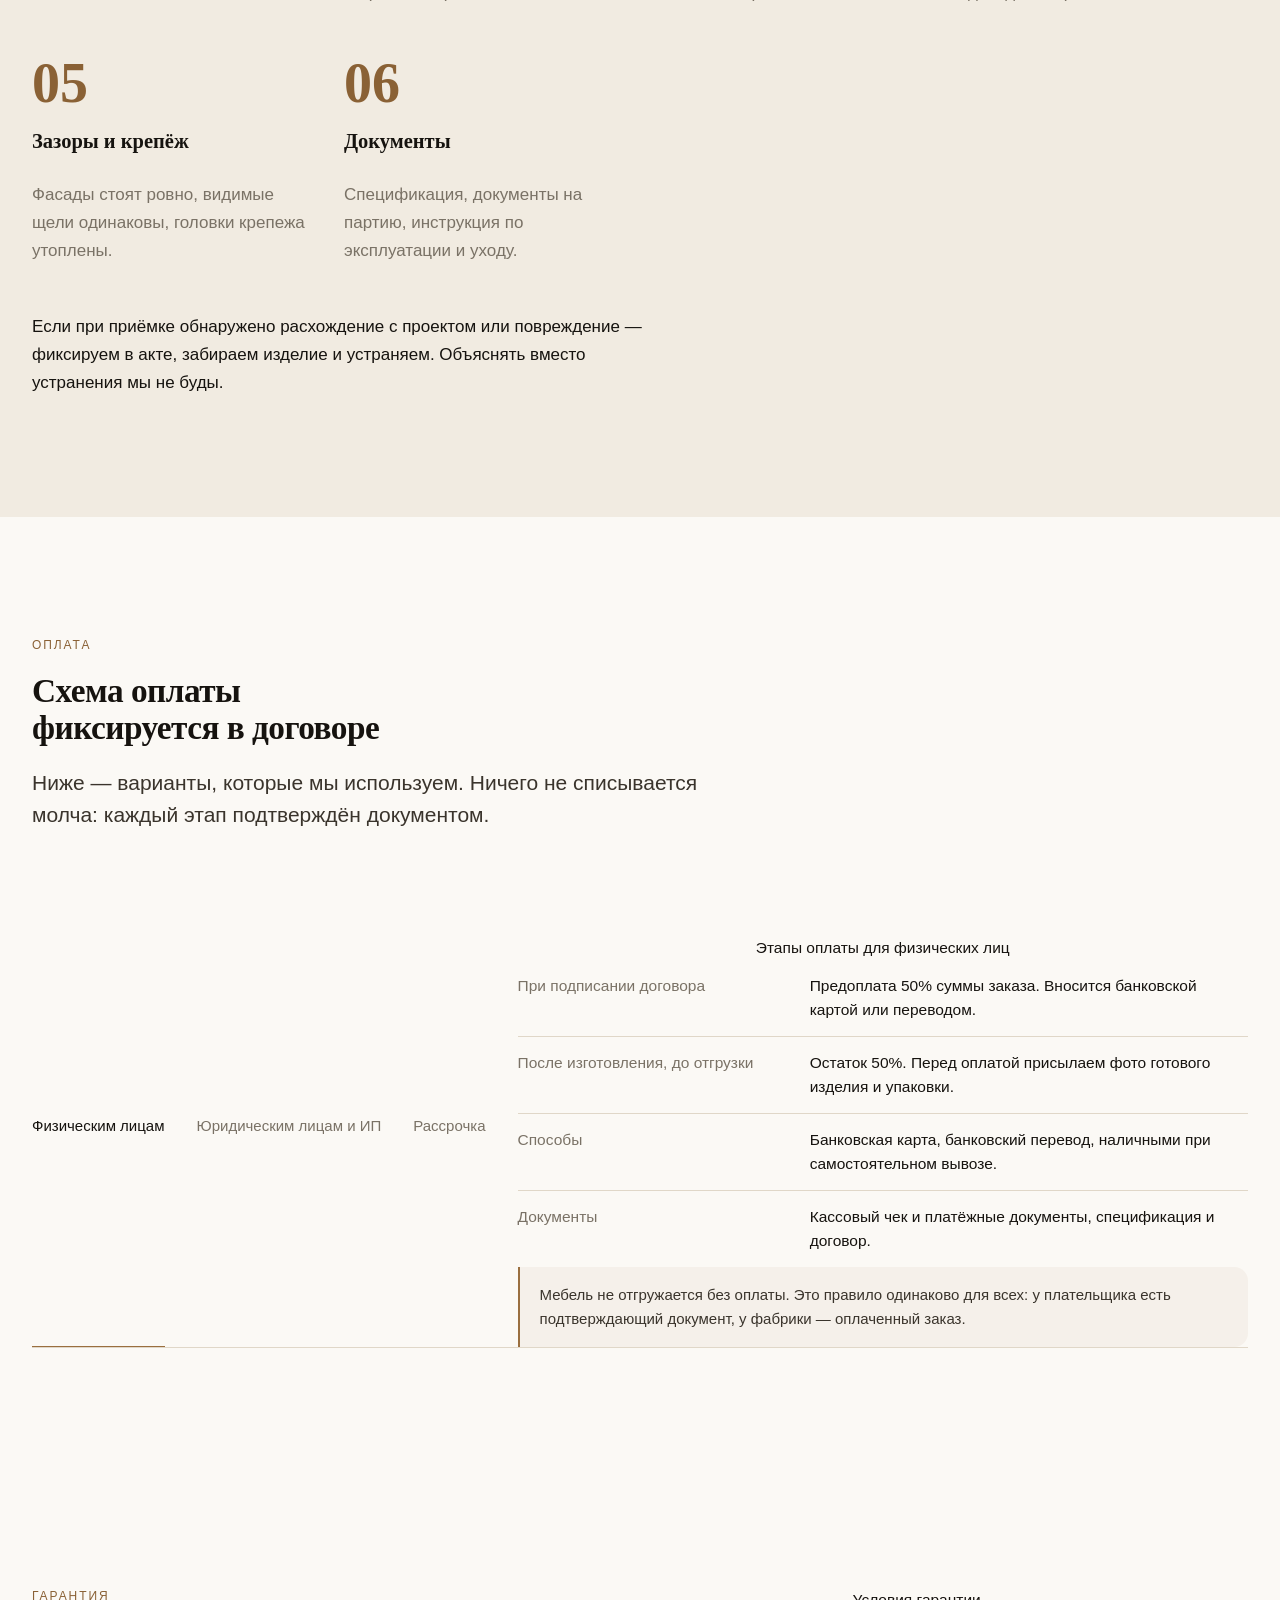
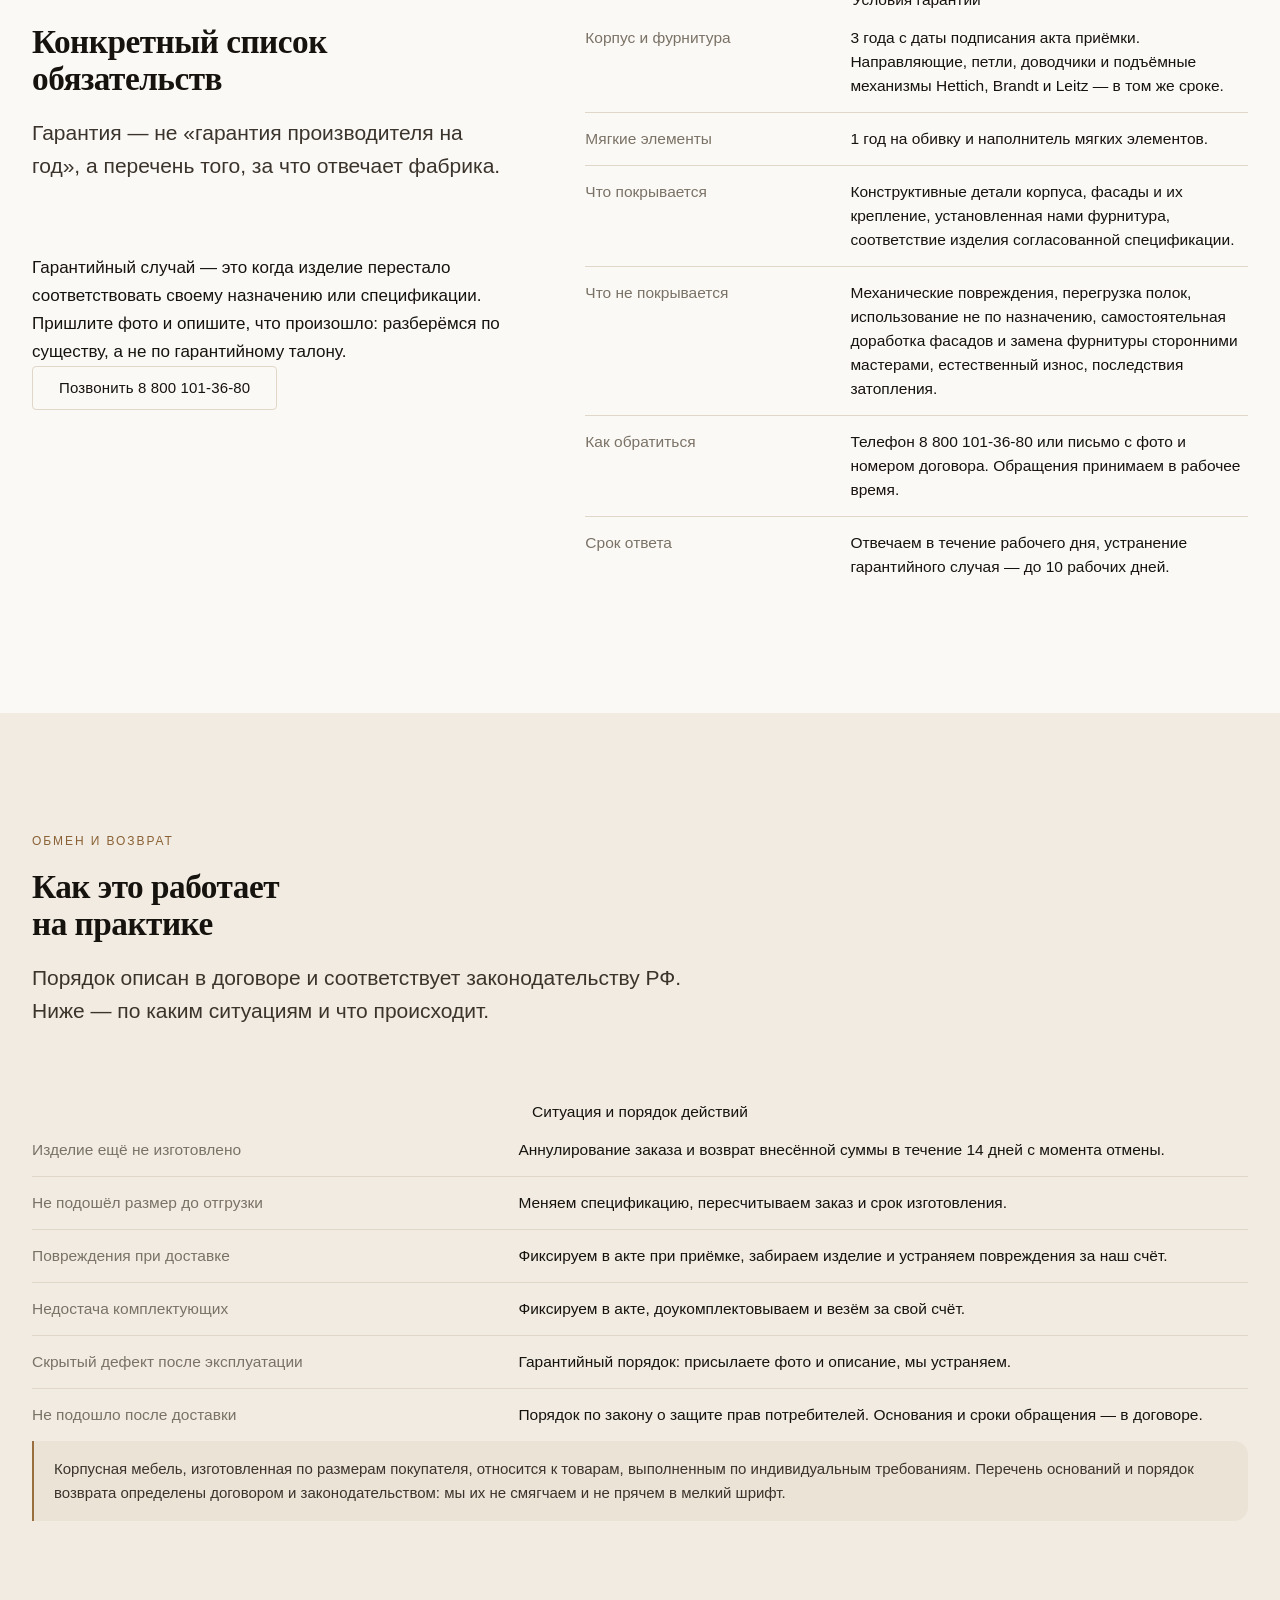
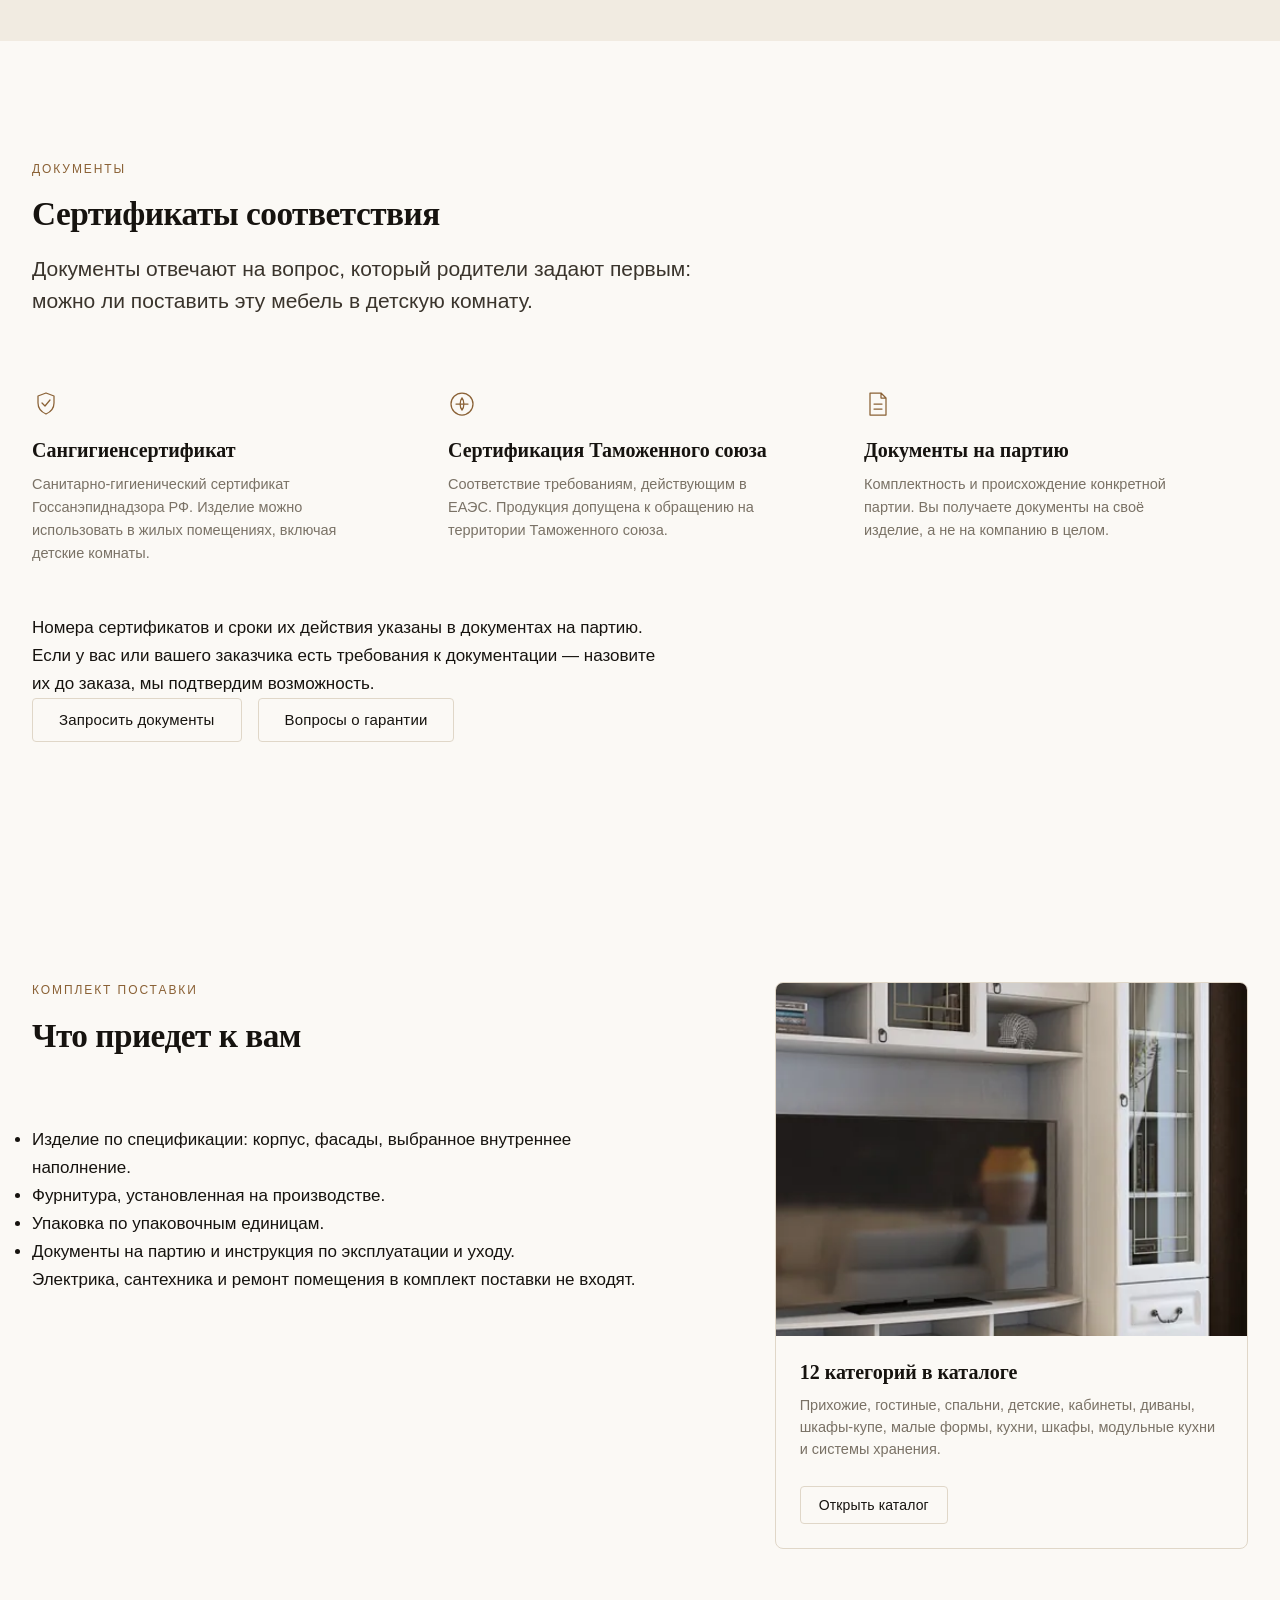
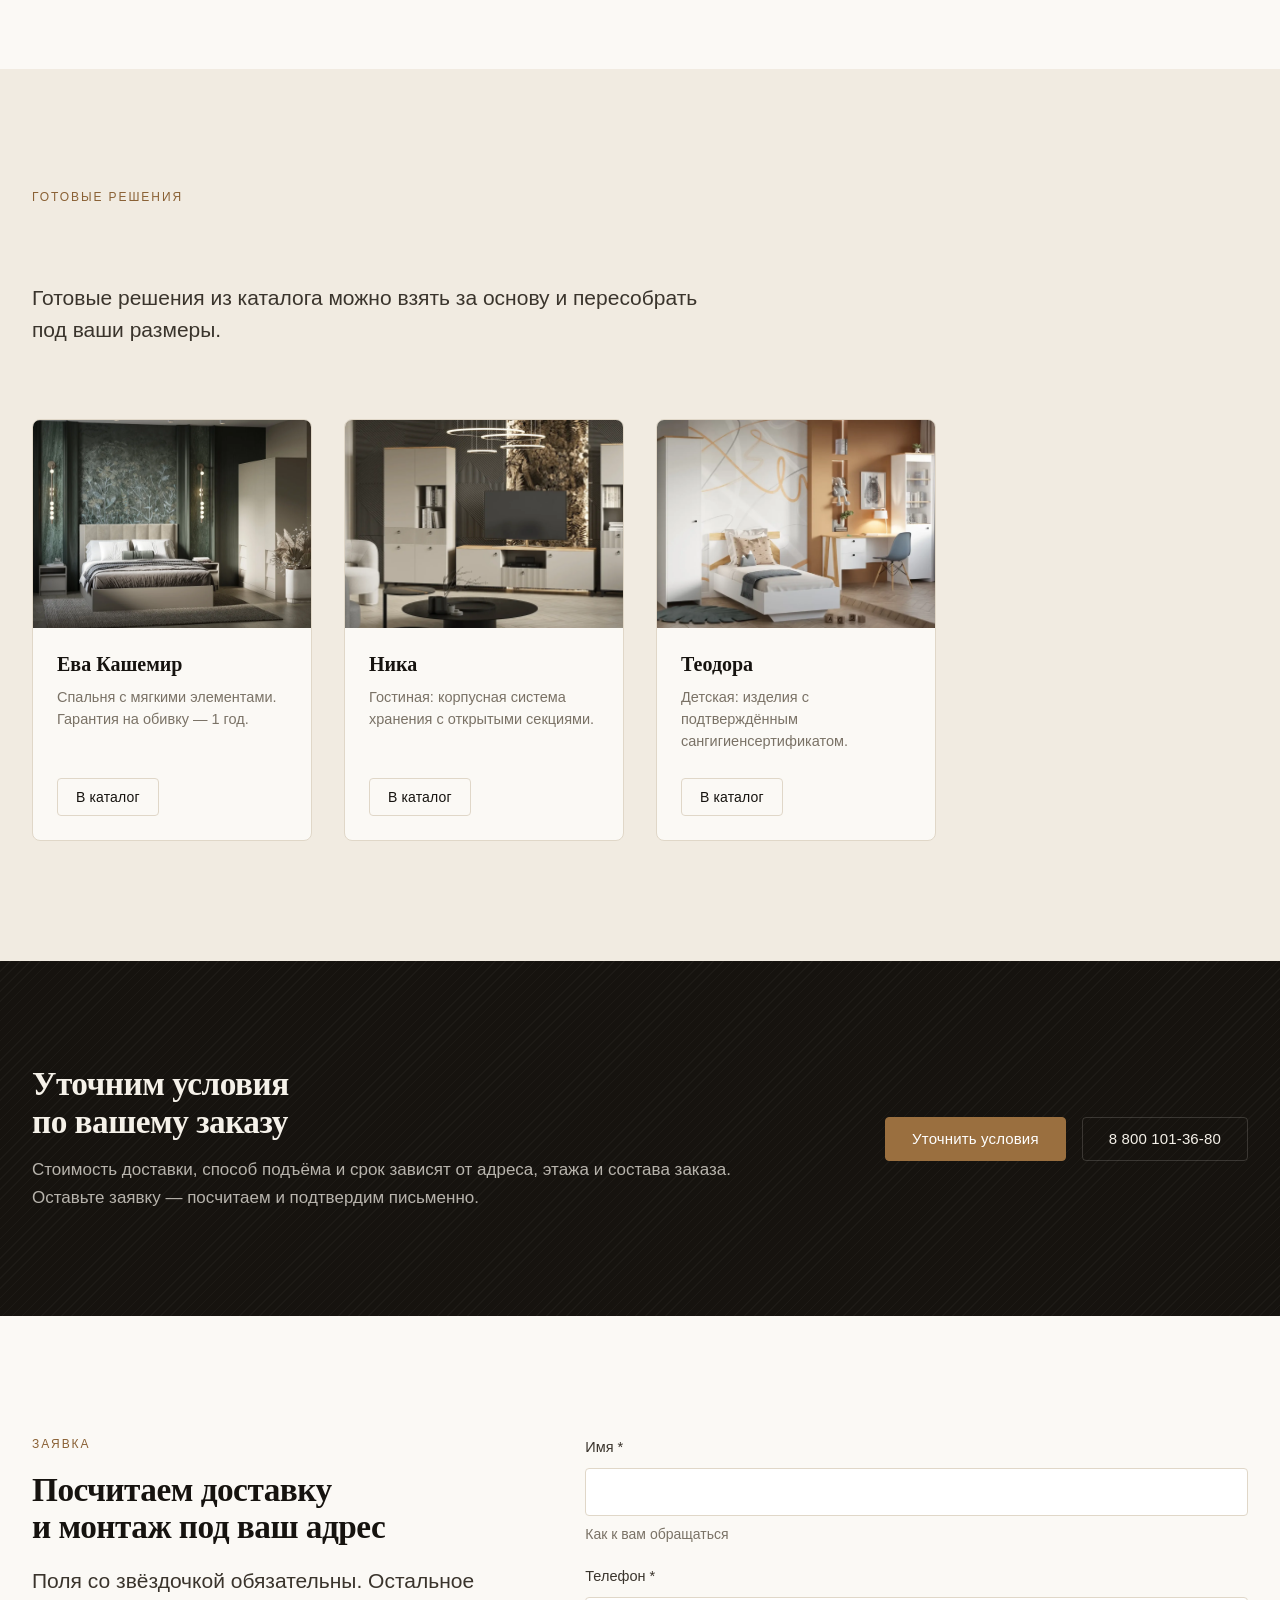
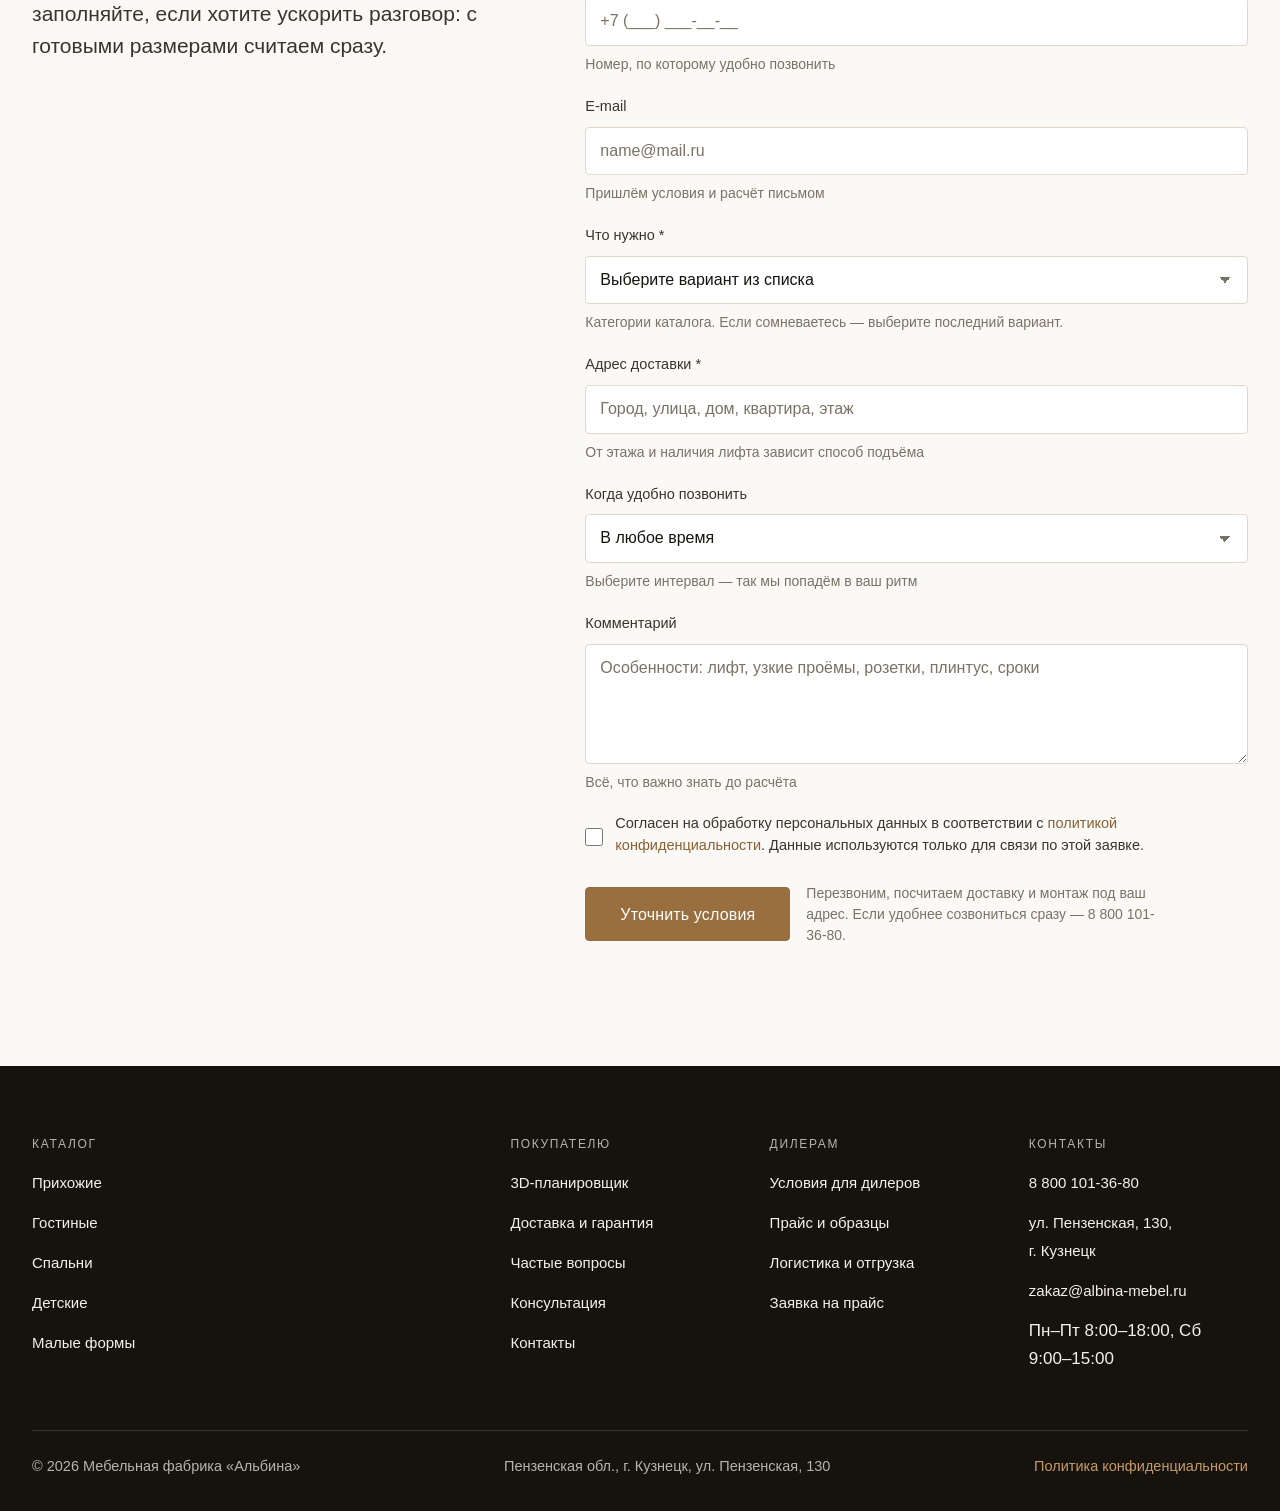
<file: delivery.html>
<!DOCTYPE html>
<html lang="ru">
<head>
<meta charset="utf-8">
<meta name="viewport" content="width=device-width, initial-scale=1">
<title>Доставка, оплата и гарантия — мебельная фабрика «Альбина»</title>
<meta name="description" content="Условия доставки, подъёма, сборки, оплаты и гарантии фабрики «Альбина» (Кузнецк, с 1997 г.). Сроки, этапы оплаты, рассрочка, гарантия, возврат и сертификаты.">
<meta property="og:title" content="Доставка, оплата и гарантия — фабрика «Альбина»">
<meta property="og:description" content="Сроки, этапы оплаты, гарантия и возврат — по пунктам.">
<meta property="og:image" content="/assets/img/catalog-og.webp">
<link rel="icon" href="assets/img/logo.svg" type="image/svg+xml">
<link rel="stylesheet" href="assets/css/styles.css">
<script>document.documentElement.classList.add('js');</script>
<script src="assets/js/main.js" defer></script>
</head>
<body>
<a class="skip-link" href="#main">Перейти к содержимому</a>

<header class="header">
  <div class="container header__inner">
    <a class="logo" href="index.html">
      <img src="assets/img/logo-dark.svg" alt="Мебельная фабрика Альбина" width="176" height="36">
    </a>

    <nav class="nav" id="site-nav" aria-label="Основное меню">
      <ul class="nav__list">
        <li class="nav__item"><a class="nav__link" href="catalog.html">Каталог</a></li>
        <li class="nav__item"><a class="nav__link" href="planner.html">3D-планировщик</a></li>
        <li class="nav__item"><a class="nav__link" href="about.html">О фабрике</a></li>
        <li class="nav__item"><a class="nav__link" href="cases.html">Проекты</a></li>
        <li class="nav__item"><a class="nav__link" href="delivery.html" aria-current="page">Доставка и гарантия</a></li>
        <li class="nav__item"><a class="nav__link" href="dealers.html">Дилерам</a></li>
        <li class="nav__item"><a class="nav__link" href="faq.html">Вопросы</a></li>
      </ul>
    </nav>

    <div class="header__actions">
      <a class="header__phone" href="tel:+78001013680" aria-label="Позвонить по номеру 8 800 101 36 80">8 800 101-36-80</a>
      <a class="btn btn--primary btn--sm" href="#consultation" data-magnetic>Консультация</a>
      <button class="burger" type="button" aria-label="Меню" aria-expanded="false" aria-controls="site-nav">
        <span></span><span></span><span></span>
      </button>
    </div>
  </div>
</header>

<main id="main">

  <section class="page-hero">
    <div class="container">
      <nav class="breadcrumbs" aria-label="Хлебные крошки">
        <a href="index.html">Главная</a>
        <span>Доставка и гарантия</span>
      </nav>
      <div class="page-hero__inner">
        <p class="eyebrow">Условия заказа</p>
        <h1 class="h1" data-lines><span class="line"><span>Доставка, оплата</span></span><span class="line"><span>и гарантия</span></span></h1>
        <p class="lead">Что происходит с заказом после подписания договора: сроки, стоимость, порядок приёмки, гарантия и возврат — по пунктам.</p>
      </div>
    </div>
  </section>

  <section class="section">
    <div class="container">
      <div class="section__head">
        <p class="eyebrow">Порядок работы</p>
        <h2 class="h2" data-lines><span class="line"><span>Как проходит заказ</span></span></h2>
        <p class="lead">Производство, отгрузка, доставка, подъём и сборка — четыре этапа, каждый со своим сроком и ответственным.</p>
      </div>

      <ol class="steps" data-stagger>
        <li class="steps__item">
          <h3 class="steps__title">Договор и спецификация</h3>
          <p class="steps__text">Фиксируем состав заказа, размеры, материалы и фурнитуру, срок изготовления и условия оплаты. Изделие уходит в производство после подписания спецификации.</p>
        </li>
        <li class="steps__item">
          <h3 class="steps__title">Производство</h3>
          <p class="steps__text">Раскрой и обработка деталей на станках HOMAG и Weeke, сборка, отделка. Перед отгрузкой присылаем фото готового изделия и упаковки.</p>
          <!-- ДЕМО-ДАННЫЕ: срок изготовления 30–40 дней. Заменить на реальный. -->
        </li>
        <li class="steps__item">
          <h3 class="steps__title">Отгрузка и доставка</h3>
          <p class="steps__text">Отгружаем после оплаты остатка по договору. По Пензенской области везём своей машиной, по России — транспортной компанией.</p>
        </li>
        <li class="steps__item">
          <h3 class="steps__title">Приёмка, подъём и сборка</h3>
          <p class="steps__text">Принимаем изделие при вас по чек-листу, заносим на этаж, собираем и выставляем зазоры. Замечания вносим в акт до подписания.</p>
        </li>
      </ol>
    </div>
  </section>

  <section class="section section--tint">
    <div class="container">
      <div class="section__head">
        <p class="eyebrow">Доставка</p>
        <h2 class="h2" data-lines><span class="line"><span>Куда, за сколько</span></span><span class="line"><span>и на каких условиях</span></span></h2>
        <p class="lead">Отправляем с производства в Кузнецке, Пензенская область, ул. Пензенская, 130. Точные параметры по вашему адресу посчитаем на консультации.</p>
      </div>

      <div class="split">
        <div>
          <div class="note">
            <p>Сроки указаны для типовых заказов. Загрузка производства и сезонность влияют на дату отгрузки, поэтому точную дату мы фиксируем в договоре, а не называем «в среднем».</p>
          </div>

          <div class="row mt-lg">
            <a class="btn btn--ghost" href="tel:+78001013680" data-magnetic>Позвонить 8 800 101-36-80</a>
            <a class="btn btn--primary" href="#consultation" data-magnetic>Уточнить условия для моего заказа</a>
          </div>
        </div>

        <div class="table-wrap">
          <table class="spec">
            <caption>Параметры доставки</caption>
            <tbody>
              <tr>
                <th scope="row">География, Пензенская область</th>
                <td>Собственная машина фабрики. Забираем со склада по адресу производства, если это удобнее.</td>
              </tr>
              <tr>
                <th scope="row">География, Россия</th>
                <td>Транспортная компания по вашему выбору или согласованная с вами. Стоимость — по тарифу перевозчика.</td>
              </tr>
              <tr>
                <th scope="row">Срок по области</th>
                <!-- ДЕМО-ДАННЫЕ: срок доставки по Пензенской области 2–4 дня. Заменить на реальный. -->
                <td>2–4 дня с даты отгрузки для типового заказа.</td>
              </tr>
              <tr>
                <th scope="row">Срок по России</th>
                <!-- ДЕМО-ДАННЫЕ: срок доставки по РФ 5–12 дней. Заменить на реальный. -->
                <td>5–12 дней с даты отгрузки, в зависимости от расстояния и города.</td>
              </tr>
              <tr>
                <th scope="row">Стоимость</th>
                <td>Зависит от расстояния, габаритов и количества упаковочных единиц. Считаем до подписания договора, сумма фиксируется в нём.</td>
              </tr>
              <tr>
                <th scope="row">Подъём и разгрузка</th>
                <td>Включены в стоимость доставки в пределах Пензенской области.</td>
              </tr>
              <tr>
                <th scope="row">Сборка на объекте</th>
                <td>Включена в заказ по Пензенской области. За пределы области выезд бригады оплачивается отдельно по расчёту.</td>
              </tr>
              <tr>
                <th scope="row">Самостоятельный вывоз</th>
                <td>Возможен с адреса производства. Требования к транспорту и режим въезда согласуем заранее, до даты вывоза.</td>
              </tr>
              <tr>
                <th scope="row">Отгрузка</th>
                <td>После оплаты остатка и подписания спецификации. Изделие не уезжает с производства неоплаченным.</td>
              </tr>
            </tbody>
          </table>
        </div>
      </div>
    </div>
  </section>

  <section class="section">
    <div class="container">
      <div class="section__head">
        <p class="eyebrow">Подъём и разгрузка</p>
        <h2 class="h2" data-lines><span class="line"><span>Изделие приезжает упакованным</span></span></h2>
        <p class="lead">Дальнейшее зависит от этажа, лифта и габаритов. Расскажите об этом до заказа — способ подъёма подберём заранее, а не у подъезда.</p>
      </div>

      <div class="features" data-stagger>
        <div class="feature">
          <div class="feature__icon" aria-hidden="true">
            <svg viewBox="0 0 28 28"><path d="M4 24h20M6 24V13l8-7 8 7v11M11 24v-6h6v6"/></svg>
          </div>
          <h3 class="feature__title">Этаж и лифт</h3>
          <p class="feature__text">Подъём на этаж входит в доставку по области. Если в доме нет лифта, способ подъёма меняется — тариф считаем по адресу.</p>
        </div>
        <div class="feature">
          <div class="feature__icon" aria-hidden="true">
            <svg viewBox="0 0 28 28"><path d="M4 8h12v12H4zM16 12h8M16 17h8M4 20h20"/></svg>
          </div>
          <h3 class="feature__title">Габариты и вес</h3>
          <p class="feature__text">Крупные изделия, которые не проходят в лифт или в дверной проём, поднимаем в разборном виде. Скажите о таких позициях заранее.</p>
        </div>
        <div class="feature">
          <div class="feature__icon" aria-hidden="true">
            <svg viewBox="0 0 28 28"><path d="M3 24h22M7 24V6h14v18M11 10h6M11 14h6M11 18h6"/></svg>
          </div>
          <h3 class="feature__title">Зона выгрузки</h3>
          <p class="feature__text">Выгружаем до входной двери или до квартиры — как вам удобнее. Упаковку снимаем на месте, если она мешает проносу.</p>
        </div>
      </div>
    </div>
  </section>

  <section class="section">
    <div class="container">
      <div class="split split--reverse">
        <figure class="card">
          <div class="card__media">
            <img src="assets/img/about-2.webp" alt="Интерьер, собранный из корпусной мебели фабрики «Альбина»" width="800" height="600" loading="lazy">
          </div>
          <figcaption class="card__body">
            <p class="card__title">Зазоры видно в интерьере</p>
            <p class="card__meta">Ровная линия фасадов и одинаковые щели между ними — результат сборки с выставкой, а не просто установки корпуса.</p>
          </figcaption>
        </figure>

        <div>
          <div class="section__head">
            <p class="eyebrow">Монтаж</p>
            <h2 class="h2" data-lines><span class="line"><span>Сборка на объекте</span></span></h2>
            <p class="lead">Сборка — часть изделия, а не дополнительная услуга по желанию. Разница видна в зазорах и в работе механизмов.</p>
          </div>

          <div class="grid">
            <div class="col-6">
              <h3 class="h3">Что входит</h3>
              <ul class="prose">
                <li>Установка корпуса и выставление по стене.</li>
                <li>Регулировка петель, направляющих и доводчиков.</li>
                <li>Выставление зазоров между фасадами.</li>
                <li>Проверка работы дверей, ящиков и подъёмных механизмов.</li>
                <li>Крепление к стене, если это предусмотрено конструкцией.</li>
                <li>Удаление упаковки и уборка строительной пыли после монтажа.</li>
              </ul>
            </div>
            <div class="col-6">
              <h3 class="h3">Что не входит</h3>
              <ul class="prose">
                <li>Демонтаж старой мебели и вывоз строительного мусора.</li>
                <li>Электрика и сантехника: розетки, выключатели, вентиляция.</li>
                <li>Штробление стен и подведение коммуникаций.</li>
                <li>Ремонт помещения после монтажа.</li>
                <li>Работы, не описанные в спецификации к договору.</li>
              </ul>
            </div>
          </div>

          <div class="note mt-lg">
            <p>Самая частая претензия после самостоятельной сборки — перекошенные двери. Это не дефект изделия, а результат монтажа без выставки по уровню. Поэтому мы предлагаем сборку своей бригадой: за результат отвечает фабрика.</p>
          </div>
        </div>
      </div>
    </div>
  </section>

  <section class="section section--tint">
    <div class="container">
      <div class="section__head">
        <p class="eyebrow">Приёмка</p>
        <h2 class="h2" data-lines><span class="line"><span>Проверяем при вас,</span></span><span class="line"><span>до подписания акта</span></span></h2>
        <p class="lead">Приёмка — процедура, а не формальность. Все замечания вносятся в акт до подписания.</p>
      </div>

      <ol class="steps" data-stagger>
        <li class="steps__item">
          <h3 class="steps__title">Комплектность</h3>
          <p class="steps__text">Количество упаковочных единиц совпадает со спецификацией.</p>
        </li>
        <li class="steps__item">
          <h3 class="steps__title">Целостность упаковки</h3>
          <p class="steps__text">Нет следов ударов, вмятин и влаги. Повреждённую упаковку вскрываем при вас.</p>
        </li>
        <li class="steps__item">
          <h3 class="steps__title">Внешний вид деталей</h3>
          <p class="steps__text">Сколы, трещины, дефекты покрытия — всё, что видно на плите и на кромке.</p>
        </li>
        <li class="steps__item">
          <h3 class="steps__title">Работа механизмов</h3>
          <p class="steps__text">Двери открываются и закрываются, ящики ходят плавно, доводчики срабатывают.</p>
        </li>
        <li class="steps__item">
          <h3 class="steps__title">Зазоры и крепёж</h3>
          <p class="steps__text">Фасады стоят ровно, видимые щели одинаковы, головки крепежа утоплены.</p>
        </li>
        <li class="steps__item">
          <h3 class="steps__title">Документы</h3>
          <p class="steps__text">Спецификация, документы на партию, инструкция по эксплуатации и уходу.</p>
        </li>
      </ol>

      <p class="prose mt-lg">Если при приёмке обнаружено расхождение с проектом или повреждение — фиксируем в акте, забираем изделие и устраняем. Объяснять вместо устранения мы не буды.</p>
    </div>
  </section>

  <section class="section">
    <div class="container">
      <div class="section__head">
        <p class="eyebrow">Оплата</p>
        <h2 class="h2" data-lines><span class="line"><span>Схема оплаты</span></span><span class="line"><span>фиксируется в договоре</span></span></h2>
        <p class="lead">Ниже — варианты, которые мы используем. Ничего не списывается молча: каждый этап подтверждён документом.</p>
      </div>

      <div class="tabs" data-tabs role="tablist" aria-label="Способы оплаты">
        <button class="tabs__btn is-active" type="button" role="tab" id="tab-private" aria-controls="panel-private" aria-selected="true" data-tab="panel-private">Физическим лицам</button>
        <button class="tabs__btn" type="button" role="tab" id="tab-legal" aria-controls="panel-legal" aria-selected="false" tabindex="-1" data-tab="panel-legal">Юридическим лицам и ИП</button>
        <button class="tabs__btn" type="button" role="tab" id="tab-instalment" aria-controls="panel-instalment" aria-selected="false" tabindex="-1" data-tab="panel-instalment">Рассрочка</button>

        <div class="tabs__panel" id="panel-private" role="tabpanel" aria-labelledby="tab-private" tabindex="0">
          <div class="table-wrap">
            <table class="spec">
              <caption>Этапы оплаты для физических лиц</caption>
              <tbody>
                <tr>
                  <th scope="row">При подписании договора</th>
                  <!-- ДЕМО-ДАННЫЕ: предоплата 50%, остаток 50% перед отгрузкой. Заменить на реальный график. -->
                  <td>Предоплата 50% суммы заказа. Вносится банковской картой или переводом.</td>
                </tr>
                <tr>
                  <th scope="row">После изготовления, до отгрузки</th>
                  <td>Остаток 50%. Перед оплатой присылаем фото готового изделия и упаковки.</td>
                </tr>
                <tr>
                  <th scope="row">Способы</th>
                  <td>Банковская карта, банковский перевод, наличными при самостоятельном вывозе.</td>
                </tr>
                <tr>
                  <th scope="row">Документы</th>
                  <td>Кассовый чек и платёжные документы, спецификация и договор.</td>
                </tr>
              </tbody>
            </table>
          </div>
          <div class="note">
            <p>Мебель не отгружается без оплаты. Это правило одинаково для всех: у плательщика есть подтверждающий документ, у фабрики — оплаченный заказ.</p>
          </div>
        </div>

        <div class="tabs__panel" id="panel-legal" role="tabpanel" aria-labelledby="tab-legal" tabindex="0" hidden>
          <div class="table-wrap">
            <table class="spec">
              <caption>Этапы оплаты для организаций</caption>
              <tbody>
                <tr>
                  <th scope="row">При подписании договора</th>
                  <td>Предоплата 50% безналичным переводом по счёту. Счёт выставляем в течение одного рабочего дня.</td>
                </tr>
                <tr>
                  <th scope="row">Перед отгрузкой</th>
                  <td>Остаток 50% по счёту. Отгрузка — после поступления средств.</td>
                </tr>
                <tr>
                  <th scope="row">НДС</th>
                  <td>Работаем с НДС, выставляем счёт и УПД.</td>
                </tr>
                <tr>
                  <th scope="row">Документы</th>
                  <td>Договор, счёт, УПД, товарная накладная, документы на партию.</td>
                </tr>
              </tbody>
            </table>
          </div>
        </div>

        <div class="tabs__panel" id="panel-instalment" role="tabpanel" aria-labelledby="tab-instalment" tabindex="0" hidden>
          <div class="table-wrap">
            <table class="spec">
              <caption>Условия рассрочки</caption>
              <tbody>
                <tr>
                  <th scope="row">Ставка и срок</th>
                  <!-- ДЕМО-ДАННЫЕ: рассрочка 0% на 12 месяцев, банк-партнёр. Заменить на реальные условия банка. -->
                  <td>0% на 12 месяцев через банк-партнёр.</td>
                </tr>
                <tr>
                  <th scope="row">Что нужно от вас</th>
                  <td>Расчёт комплектации с итоговой суммой и оформление заявки в сервисе банка.</td>
                </tr>
                <tr>
                  <th scope="row">Кто принимает решение</th>
                  <td>Банк. Фабрика подтверждает стоимость заказа, но решение о выдаче принимает не она.</td>
                </tr>
              </tbody>
            </table>
          </div>
          <div class="note">
            <p>Данные банковской карты мы не собираем и не храним на сайте: оформление проходит на стороне банка. Для части заказов рассрочка недоступна — это зависит от суммы и правил банка, уточним при расчёте.</p>
          </div>
        </div>
      </div>
    </div>
  </section>

  <section class="section">
    <div class="container">
      <div class="split">
        <div>
          <div class="section__head">
            <p class="eyebrow">Гарантия</p>
            <h2 class="h2" data-lines><span class="line"><span>Конкретный список</span></span><span class="line"><span>обязательств</span></span></h2>
            <p class="lead">Гарантия — не «гарантия производителя на год», а перечень того, за что отвечает фабрика.</p>
          </div>
          <p class="prose">Гарантийный случай — это когда изделие перестало соответствовать своему назначению или спецификации. Пришлите фото и опишите, что произошло: разберёмся по существу, а не по гарантийному талону.</p>
          <div class="row">
            <a class="btn btn--ghost" href="tel:+78001013680" data-magnetic>Позвонить 8 800 101-36-80</a>
          </div>
        </div>

        <div class="table-wrap">
          <table class="spec">
            <caption>Условия гарантии</caption>
            <tbody>
              <tr>
                <th scope="row">Корпус и фурнитура</th>
                <!-- ДЕМО-ДАННЫЕ: гарантия 3 года на корпус и фурнитуру. Заменить на реальный срок. -->
                <td>3 года с даты подписания акта приёмки. Направляющие, петли, доводчики и подъёмные механизмы Hettich, Brandt и Leitz — в том же сроке.</td>
              </tr>
              <tr>
                <th scope="row">Мягкие элементы</th>
                <!-- ДЕМО-ДАННЫЕ: гарантия 1 год на обивку. Заменить на реальный срок. -->
                <td>1 год на обивку и наполнитель мягких элементов.</td>
              </tr>
              <tr>
                <th scope="row">Что покрывается</th>
                <td>Конструктивные детали корпуса, фасады и их крепление, установленная нами фурнитура, соответствие изделия согласованной спецификации.</td>
              </tr>
              <tr>
                <th scope="row">Что не покрывается</th>
                <td>Механические повреждения, перегрузка полок, использование не по назначению, самостоятельная доработка фасадов и замена фурнитуры сторонними мастерами, естественный износ, последствия затопления.</td>
              </tr>
              <tr>
                <th scope="row">Как обратиться</th>
                <td>Телефон 8 800 101-36-80 или письмо с фото и номером договора. Обращения принимаем в рабочее время.</td>
              </tr>
              <tr>
                <th scope="row">Срок ответа</th>
                <!-- ДЕМО-ДАННЫЕ: ответ в течение рабочего дня, устранение — 10 рабочих дней. Заменить на реальные сроки. -->
                <td>Отвечаем в течение рабочего дня, устранение гарантийного случая — до 10 рабочих дней.</td>
              </tr>
            </tbody>
          </table>
        </div>
      </div>
    </div>
  </section>

  <section class="section section--tint">
    <div class="container">
      <div class="section__head">
        <p class="eyebrow">Обмен и возврат</p>
        <h2 class="h2" data-lines><span class="line"><span>Как это работает</span></span><span class="line"><span>на практике</span></span></h2>
        <p class="lead">Порядок описан в договоре и соответствует законодательству РФ. Ниже — по каким ситуациям и что происходит.</p>
      </div>

      <div class="table-wrap">
        <table class="spec">
          <caption>Ситуация и порядок действий</caption>
          <tbody>
            <tr>
              <th scope="row">Изделие ещё не изготовлено</th>
              <td>Аннулирование заказа и возврат внесённой суммы в течение 14 дней с момента отмены.</td>
            </tr>
            <tr>
              <th scope="row">Не подошёл размер до отгрузки</th>
              <td>Меняем спецификацию, пересчитываем заказ и срок изготовления.</td>
            </tr>
            <tr>
              <th scope="row">Повреждения при доставке</th>
              <td>Фиксируем в акте при приёмке, забираем изделие и устраняем повреждения за наш счёт.</td>
            </tr>
            <tr>
              <th scope="row">Недостача комплектующих</th>
              <td>Фиксируем в акте, доукомплектовываем и везём за свой счёт.</td>
            </tr>
            <tr>
              <th scope="row">Скрытый дефект после эксплуатации</th>
              <td>Гарантийный порядок: присылаете фото и описание, мы устраняем.</td>
            </tr>
            <tr>
              <th scope="row">Не подошло после доставки</th>
              <td>Порядок по закону о защите прав потребителей. Основания и сроки обращения — в договоре.</td>
            </tr>
          </tbody>
        </table>
      </div>

      <div class="note">
        <!-- ДЕМО-ДАННЫЕ: возврат в течение 14 дней. Проверить с юристом заказчика. -->
        <p>Корпусная мебель, изготовленная по размерам покупателя, относится к товарам, выполненным по индивидуальным требованиям. Перечень оснований и порядок возврата определены договором и законодательством: мы их не смягчаем и не прячем в мелкий шрифт.</p>
      </div>
    </div>
  </section>

  <section class="section">
    <div class="container">
      <div class="section__head">
        <p class="eyebrow">Документы</p>
        <h2 class="h2" data-lines><span class="line"><span>Сертификаты соответствия</span></span></h2>
        <p class="lead">Документы отвечают на вопрос, который родители задают первым: можно ли поставить эту мебель в детскую комнату.</p>
      </div>

      <div class="features" data-stagger>
        <div class="feature">
          <div class="feature__icon" aria-hidden="true">
            <svg viewBox="0 0 28 28"><path d="M14 3l8 3v7c0 5-3.5 9-8 11-4.5-2-8-6-8-11V6zM10 13l3 3 5-6"/></svg>
          </div>
          <h3 class="feature__title">Сангигиенсертификат</h3>
          <p class="feature__text">Санитарно-гигиенический сертификат Госсанэпиднадзора РФ. Изделие можно использовать в жилых помещениях, включая детские комнаты.</p>
        </div>
        <div class="feature">
          <div class="feature__icon" aria-hidden="true">
            <svg viewBox="0 0 28 28"><circle cx="14" cy="14" r="11"/><path d="M8 14h12M14 8c2.5 3 2.5 9 0 12M14 8c-2.5 3-2.5 9 0 12"/></svg>
          </div>
          <h3 class="feature__title">Сертификация Таможенного союза</h3>
          <p class="feature__text">Соответствие требованиям, действующим в ЕАЭС. Продукция допущена к обращению на территории Таможенного союза.</p>
        </div>
        <div class="feature">
          <div class="feature__icon" aria-hidden="true">
            <svg viewBox="0 0 28 28"><path d="M6 3h11l5 5v17H6zM17 3v5h5M10 14h8M10 19h8"/></svg>
          </div>
          <h3 class="feature__title">Документы на партию</h3>
          <p class="feature__text">Комплектность и происхождение конкретной партии. Вы получаете документы на своё изделие, а не на компанию в целом.</p>
        </div>
      </div>

      <p class="prose mt-lg">Номера сертификатов и сроки их действия указаны в документах на партию. Если у вас или вашего заказчика есть требования к документации — назовите их до заказа, мы подтвердим возможность.</p>

      <div class="row">
        <a class="btn btn--ghost" href="contacts.html#consultation" data-magnetic>Запросить документы</a>
        <a class="btn btn--ghost" href="faq.html" data-magnetic>Вопросы о гарантии</a>
      </div>
    </div>
  </section>

  <section class="section">
    <div class="container">
      <div class="split split--reverse">
        <figure class="card">
          <div class="card__media">
            <img src="assets/img/catalog-og.webp" alt="Каталог корпусной мебели фабрики «Альбина»: 12 категорий" width="800" height="600" loading="lazy">
          </div>
          <div class="card__body">
            <p class="card__title">12 категорий в каталоге</p>
            <p class="card__meta">Прихожие, гостиные, спальни, детские, кабинеты, диваны, шкафы-купе, малые формы, кухни, шкафы, модульные кухни и системы хранения.</p>
            <p class="card__actions"><a class="btn btn--ghost btn--sm" href="catalog.html" data-magnetic>Открыть каталог</a></p>
          </div>
        </figure>

        <div>
          <div class="section__head">
            <p class="eyebrow">Комплект поставки</p>
            <h2 class="h2" data-lines><span class="line"><span>Что приедет к вам</span></span></h2>
          </div>
          <ul class="prose">
            <li>Изделие по спецификации: корпус, фасады, выбранное внутреннее наполнение.</li>
            <li>Фурнитура, установленная на производстве.</li>
            <li>Упаковка по упаковочным единицам.</li>
            <li>Документы на партию и инструкция по эксплуатации и уходу.</li>
          </ul>
          <p class="prose">Электрика, сантехника и ремонт помещения в комплект поставки не входят.</p>
        </div>
      </div>
    </div>
  </section>

  <section class="section section--tint">
    <div class="container">
      <div class="section__head">
        <p class="eyebrow">Готовые решения</p>
        <h2 class="h2" data-lines><span class="line"><span>Примеры комплектаций</span></span></h2>
        <p class="lead">Готовые решения из каталога можно взять за основу и пересобрать под ваши размеры.</p>
      </div>

      <div class="cards" data-stagger>
        <article class="card">
          <div class="card__media">
            <img src="assets/img/coll-eva.webp" alt="Спальня Ева Кашемир из коллекции фабрики" width="800" height="600" loading="lazy">
          </div>
          <div class="card__body">
            <h3 class="card__title">Ева Кашемир</h3>
            <p class="card__meta">Спальня с мягкими элементами. Гарантия на обивку — 1 год.</p>
            <p class="card__actions"><a class="btn btn--ghost btn--sm" href="catalog.html#spalni" data-magnetic>В каталог</a></p>
          </div>
        </article>

        <article class="card">
          <div class="card__media">
            <img src="assets/img/coll-nika.webp" alt="Гостиная Ника из коллекции фабрики" width="800" height="600" loading="lazy">
          </div>
          <div class="card__body">
            <h3 class="card__title">Ника</h3>
            <p class="card__meta">Гостиная: корпусная система хранения с открытыми секциями.</p>
            <p class="card__actions"><a class="btn btn--ghost btn--sm" href="catalog.html#gostinye" data-magnetic>В каталог</a></p>
          </div>
        </article>

        <article class="card">
          <div class="card__media">
            <img src="assets/img/coll-teodora.webp" alt="Детская Теодора из коллекции фабрики" width="800" height="600" loading="lazy">
          </div>
          <div class="card__body">
            <h3 class="card__title">Теодора</h3>
            <p class="card__meta">Детская: изделия с подтверждённым сангигиенсертификатом.</p>
            <p class="card__actions"><a class="btn btn--ghost btn--sm" href="catalog.html#detskie" data-magnetic>В каталог</a></p>
          </div>
        </article>
      </div>
    </div>
  </section>

  <section class="banner">
    <div class="container">
      <div class="banner__inner">
        <div class="banner__text">
          <h2 class="h2" data-lines><span class="line"><span>Уточним условия</span></span><span class="line"><span>по вашему заказу</span></span></h2>
          <p>Стоимость доставки, способ подъёма и срок зависят от адреса, этажа и состава заказа. Оставьте заявку — посчитаем и подтвердим письменно.</p>
        </div>
        <div class="banner__actions">
          <a class="btn btn--primary" href="#consultation" data-magnetic>Уточнить условия</a>
          <a class="btn btn--light" href="tel:+78001013680" data-magnetic>8 800 101-36-80</a>
        </div>
      </div>
    </div>
  </section>

  <section class="section" id="consultation">
    <div class="container">
      <div class="split">
        <div>
          <div class="section__head">
            <p class="eyebrow">Заявка</p>
            <h2 class="h2" data-lines><span class="line"><span>Посчитаем доставку</span></span><span class="line"><span>и монтаж под ваш адрес</span></span></h2>
            <p class="lead">Поля со звёздочкой обязательны. Остальное заполняйте, если хотите ускорить разговор: с готовыми размерами считаем сразу.</p>
          </div>
        </div>

        <div>
          <form class="form form--wide" data-form="lead"
                data-success="Заявка принята. Свяжемся с вами в течение рабочего дня."
                data-success-delay="5000">
            <div class="field">
              <label for="dl-name">Имя <span aria-hidden="true">*</span></label>
              <input id="dl-name" name="name" type="text" autocomplete="name" required>
              <p class="field__hint">Как к вам обращаться</p>
            </div>

            <div class="field">
              <label for="dl-phone">Телефон <span aria-hidden="true">*</span></label>
              <input id="dl-phone" name="phone" type="tel" autocomplete="tel" required
                     data-mask="phone" data-phone-prefix="+7" placeholder="+7 (___) ___-__-__">
              <p class="field__hint">Номер, по которому удобно позвонить</p>
            </div>

            <div class="field">
              <label for="dl-email">E-mail</label>
              <input id="dl-email" name="email" type="email" autocomplete="email" placeholder="name@mail.ru">
              <p class="field__hint">Пришлём условия и расчёт письмом</p>
            </div>

            <div class="field">
              <label for="dl-subject">Что нужно <span aria-hidden="true">*</span></label>
              <select id="dl-subject" name="subject" required>
                <option value="">Выберите вариант из списка</option>
                <option>Прихожие</option>
                <option>Гостиные</option>
                <option>Спальни</option>
                <option>Детские</option>
                <option>Кабинет</option>
                <option>Диваны</option>
                <option>Шкафы-купе</option>
                <option>Малые формы</option>
                <option>Готовые решения кухонь</option>
                <option>Шкафы</option>
                <option>Модульные кухни</option>
                <option>Системы хранения</option>
                <option>Несколько категорий</option>
                <option>Пока не знаю — нужна консультация</option>
              </select>
              <p class="field__hint">Категории каталога. Если сомневаетесь — выберите последний вариант.</p>
            </div>

            <div class="field">
              <label for="dl-address">Адрес доставки <span aria-hidden="true">*</span></label>
              <input id="dl-address" name="address" type="text" autocomplete="street-address" required
                     placeholder="Город, улица, дом, квартира, этаж">
              <p class="field__hint">От этажа и наличия лифта зависит способ подъёма</p>
            </div>

            <div class="field">
              <label for="dl-time">Когда удобно позвонить</label>
              <select id="dl-time" name="time">
                <option value="">В любое время</option>
                <option>Утро 9:00–12:00</option>
                <option>День 12:00–15:00</option>
                <option>Вечер 15:00–20:00</option>
              </select>
              <p class="field__hint">Выберите интервал — так мы попадём в ваш ритм</p>
            </div>

            <div class="field">
              <label for="dl-comment">Комментарий</label>
              <textarea id="dl-comment" name="comment" rows="4"
                        placeholder="Особенности: лифт, узкие проёмы, розетки, плинтус, сроки"></textarea>
              <p class="field__hint">Всё, что важно знать до расчёта</p>
            </div>

            <div class="field field--check">
              <input id="dl-consent" name="consent" type="checkbox" data-consent required>
              <label for="dl-consent">Согласен на обработку персональных данных в соответствии с <a class="link" href="privacy.html">политикой конфиденциальности</a>. Данные используются только для связи по этой заявке.</label>
            </div>

            <div class="form__actions">
              <button class="btn btn--primary btn--lg" type="submit" data-magnetic>Уточнить условия</button>
              <p class="form__note">Перезвоним, посчитаем доставку и монтаж под ваш адрес. Если удобнее созвониться сразу — 8 800 101-36-80.</p>
            </div>
          </form>
        </div>
      </div>
    </div>
  </section>

</main>

<footer class="footer">
  <div class="container">
    <div class="footer__inner">
      <div class="footer__col">
        <h2 class="footer__title">Каталог</h2>
        <ul class="footer__list">
          <li><a href="catalog.html#prihozhie">Прихожие</a></li>
          <li><a href="catalog.html#gostinye">Гостиные</a></li>
          <li><a href="catalog.html#spalni">Спальни</a></li>
          <li><a href="catalog.html#detskie">Детские</a></li>
          <li><a href="catalog.html#malye-formy">Малые формы</a></li>
        </ul>
      </div>

      <div class="footer__col">
        <h2 class="footer__title">Покупателю</h2>
        <ul class="footer__list">
          <li><a href="planner.html">3D-планировщик</a></li>
          <li><a href="delivery.html">Доставка и гарантия</a></li>
          <li><a href="faq.html">Частые вопросы</a></li>
          <li><a href="contacts.html#consultation">Консультация</a></li>
          <li><a href="contacts.html">Контакты</a></li>
        </ul>
      </div>

      <div class="footer__col">
        <h2 class="footer__title">Дилерам</h2>
        <ul class="footer__list">
          <li><a href="dealers.html">Условия для дилеров</a></li>
          <li><a href="dealers.html#prays">Прайс и образцы</a></li>
          <li><a href="dealers.html#logistika">Логистика и отгрузка</a></li>
          <li><a href="dealers.html#zayavka">Заявка на прайс</a></li>
        </ul>
      </div>

      <div class="footer__col">
        <h2 class="footer__title">Контакты</h2>
        <ul class="footer__list">
          <li><a href="tel:+78001013680">8 800 101-36-80</a></li>
          <li><a href="contacts.html">ул. Пензенская, 130,<br>г. Кузнецк</a></li>
          <!-- ДЕМО-ДАННЫЕ: e-mail. Заменить на реальный адрес для заявок. -->
          <li><a href="mailto:zakaz@albina-mebel.ru">zakaz@albina-mebel.ru</a></li>
          <li>Пн–Пт 8:00–18:00, Сб 9:00–15:00</li>
        </ul>
      </div>
    </div>

    <div class="footer__bottom">
      <p>© <span class="footer__year" data-year>2025</span> Мебельная фабрика «Альбина»</p>
      <p>Пензенская обл., г. Кузнецк, ул. Пензенская, 130</p>
      <a class="link link--light" href="privacy.html">Политика конфиденциальности</a>
    </div>
  </div>
</footer>

<a class="btn btn--primary mobile-cta" href="contacts.html#consultation" data-magnetic>Записаться на консультацию</a>

</body>
</html>
</file>
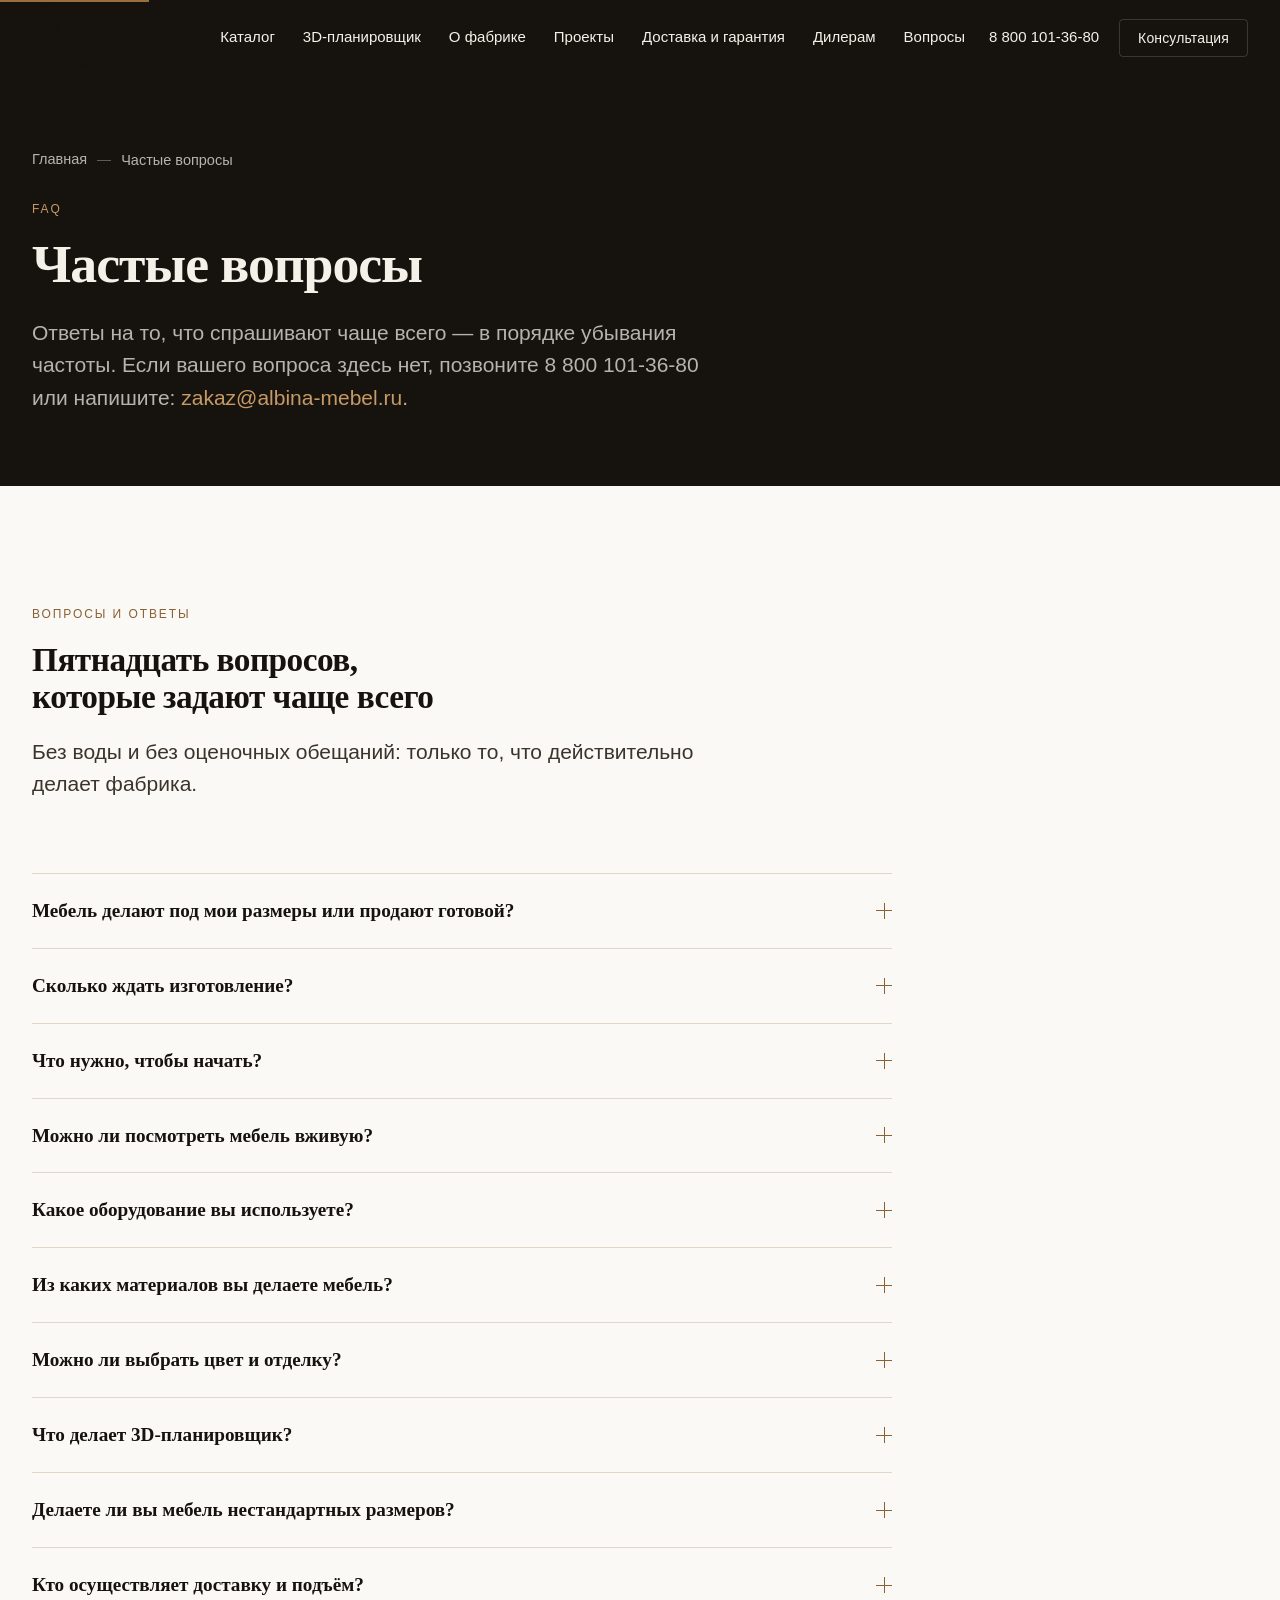
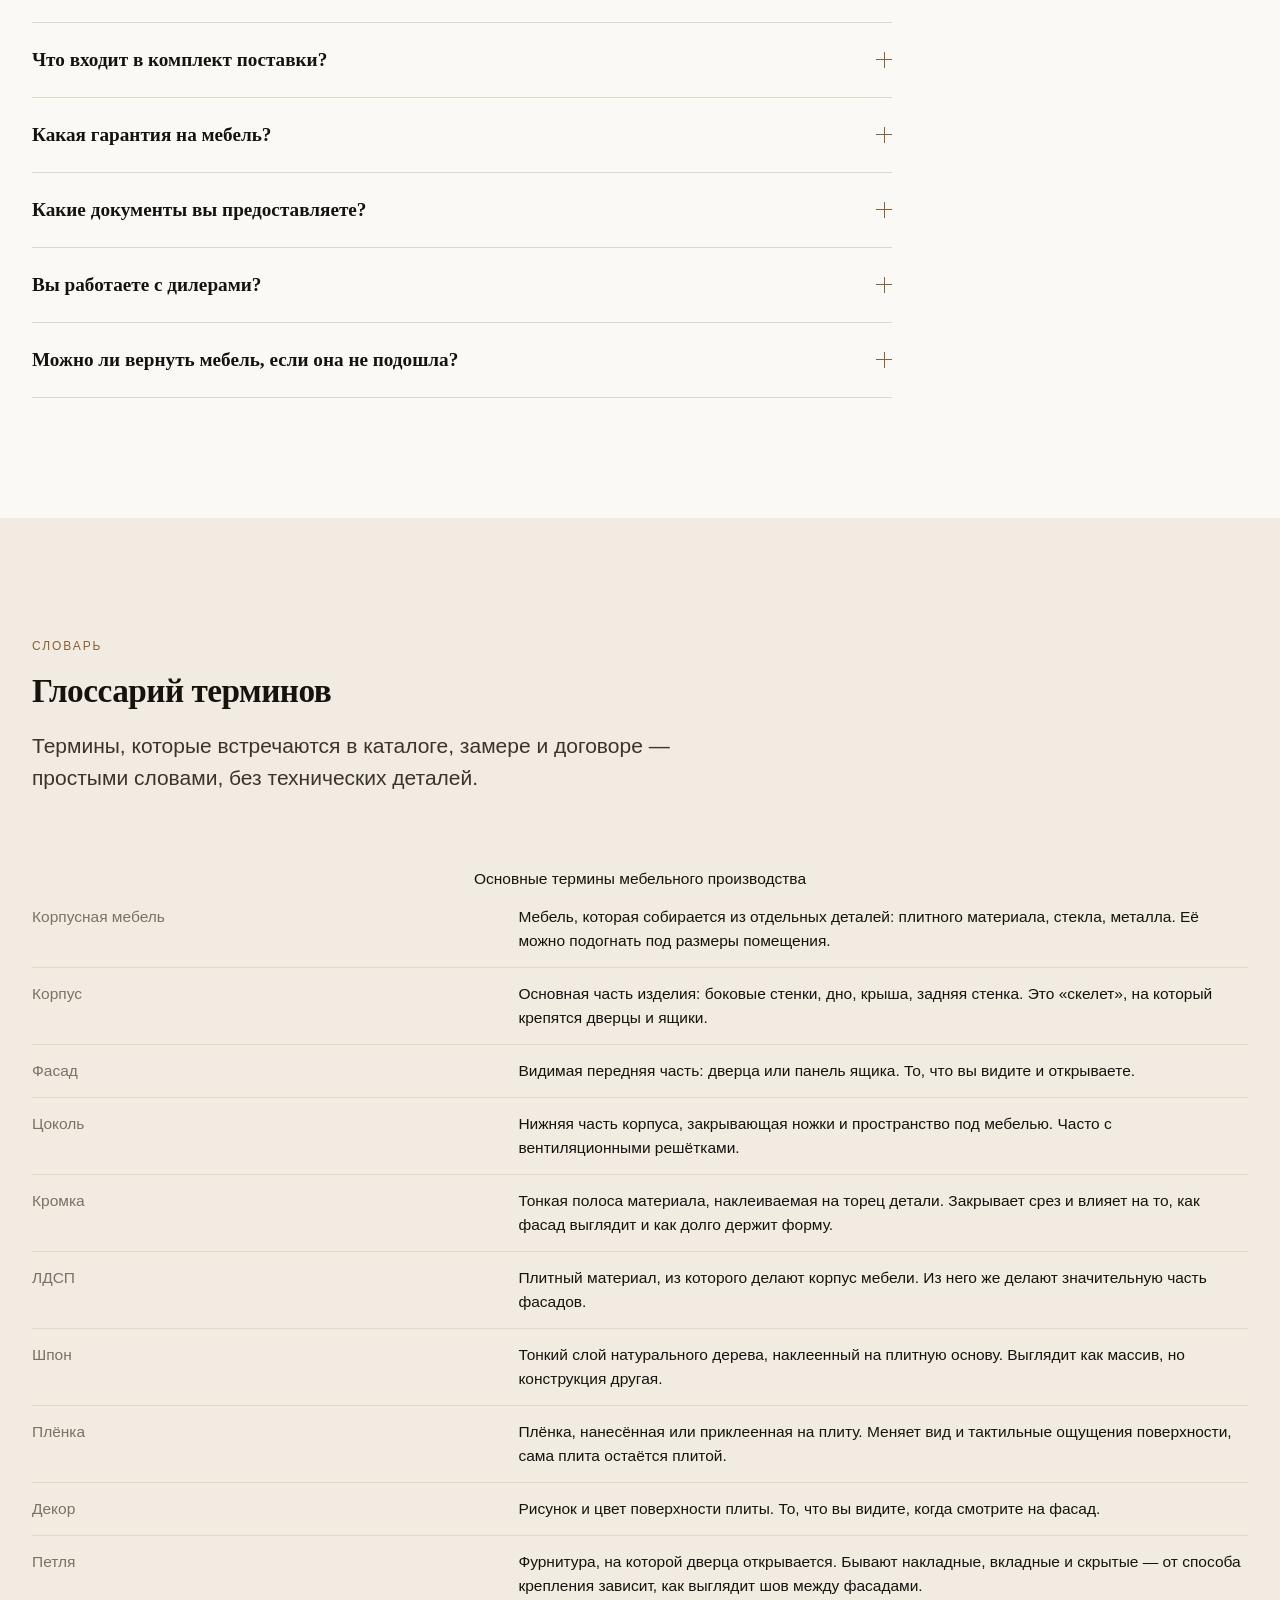
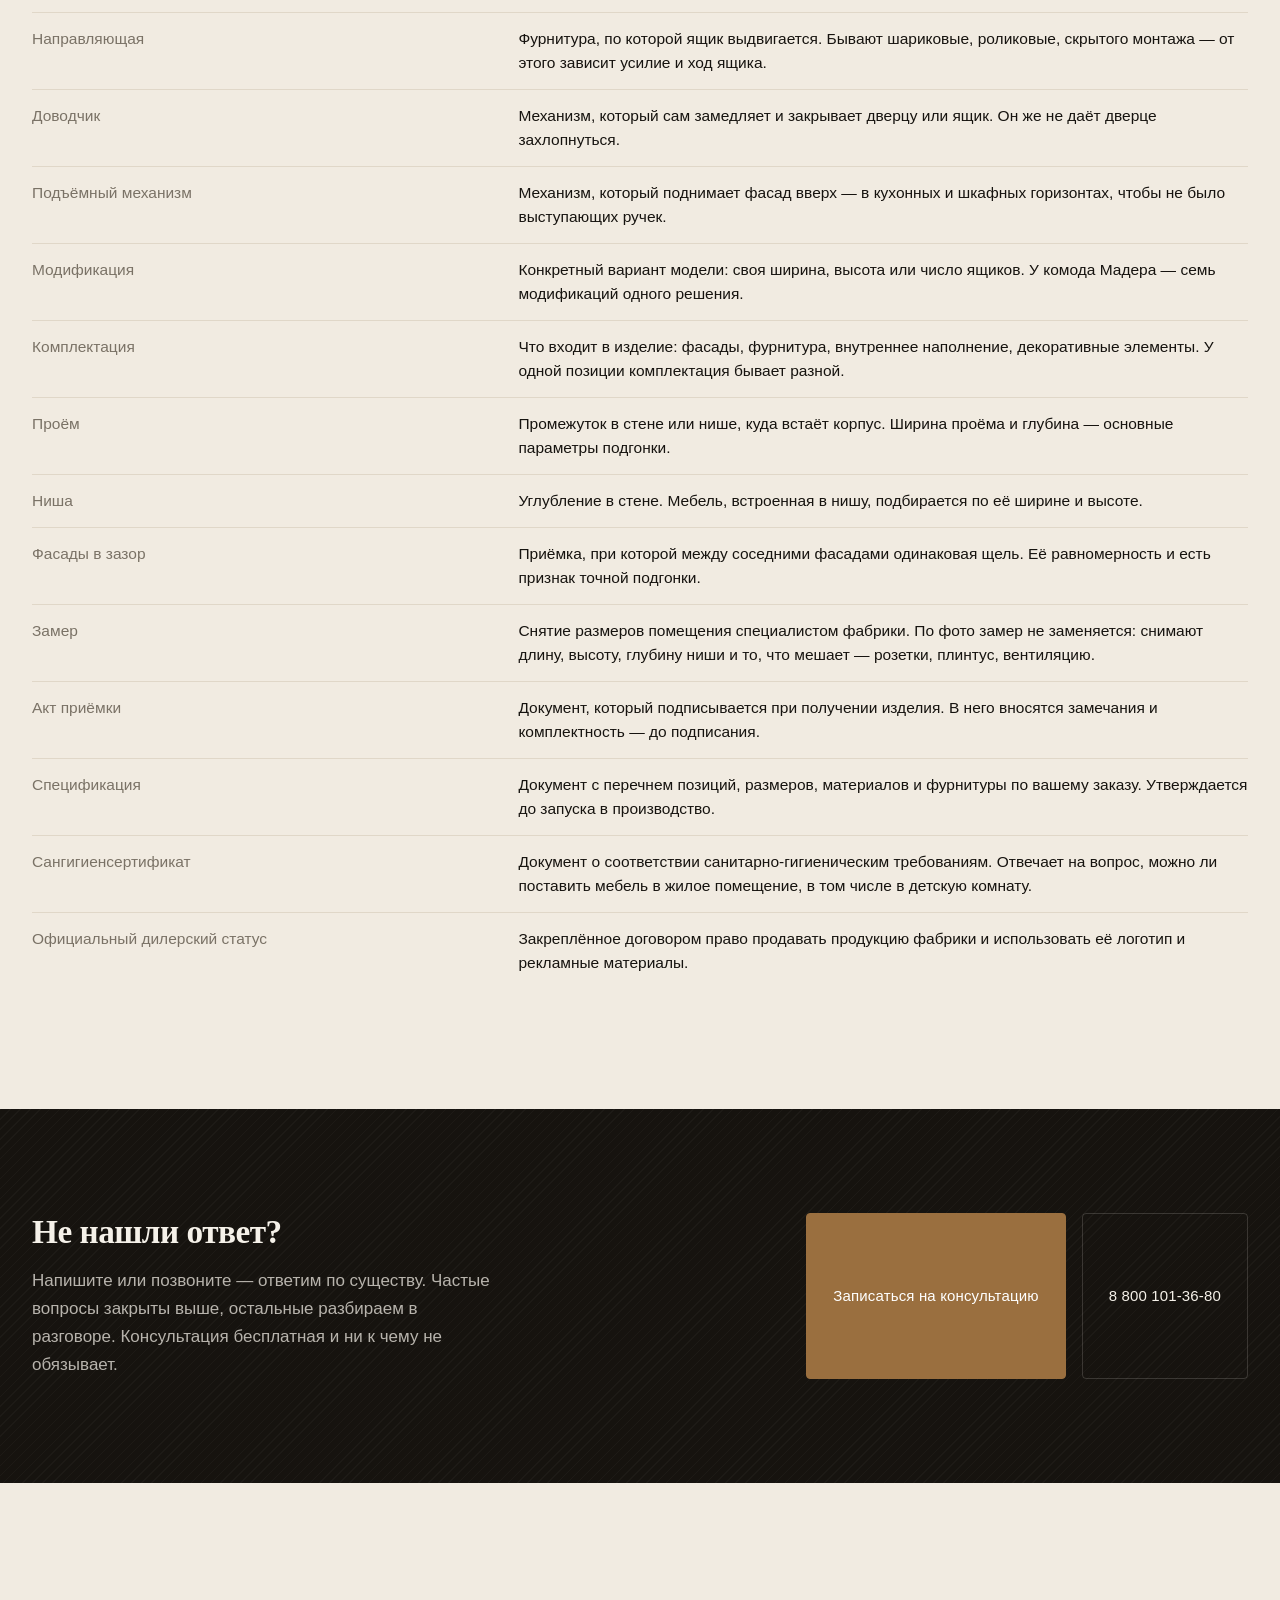
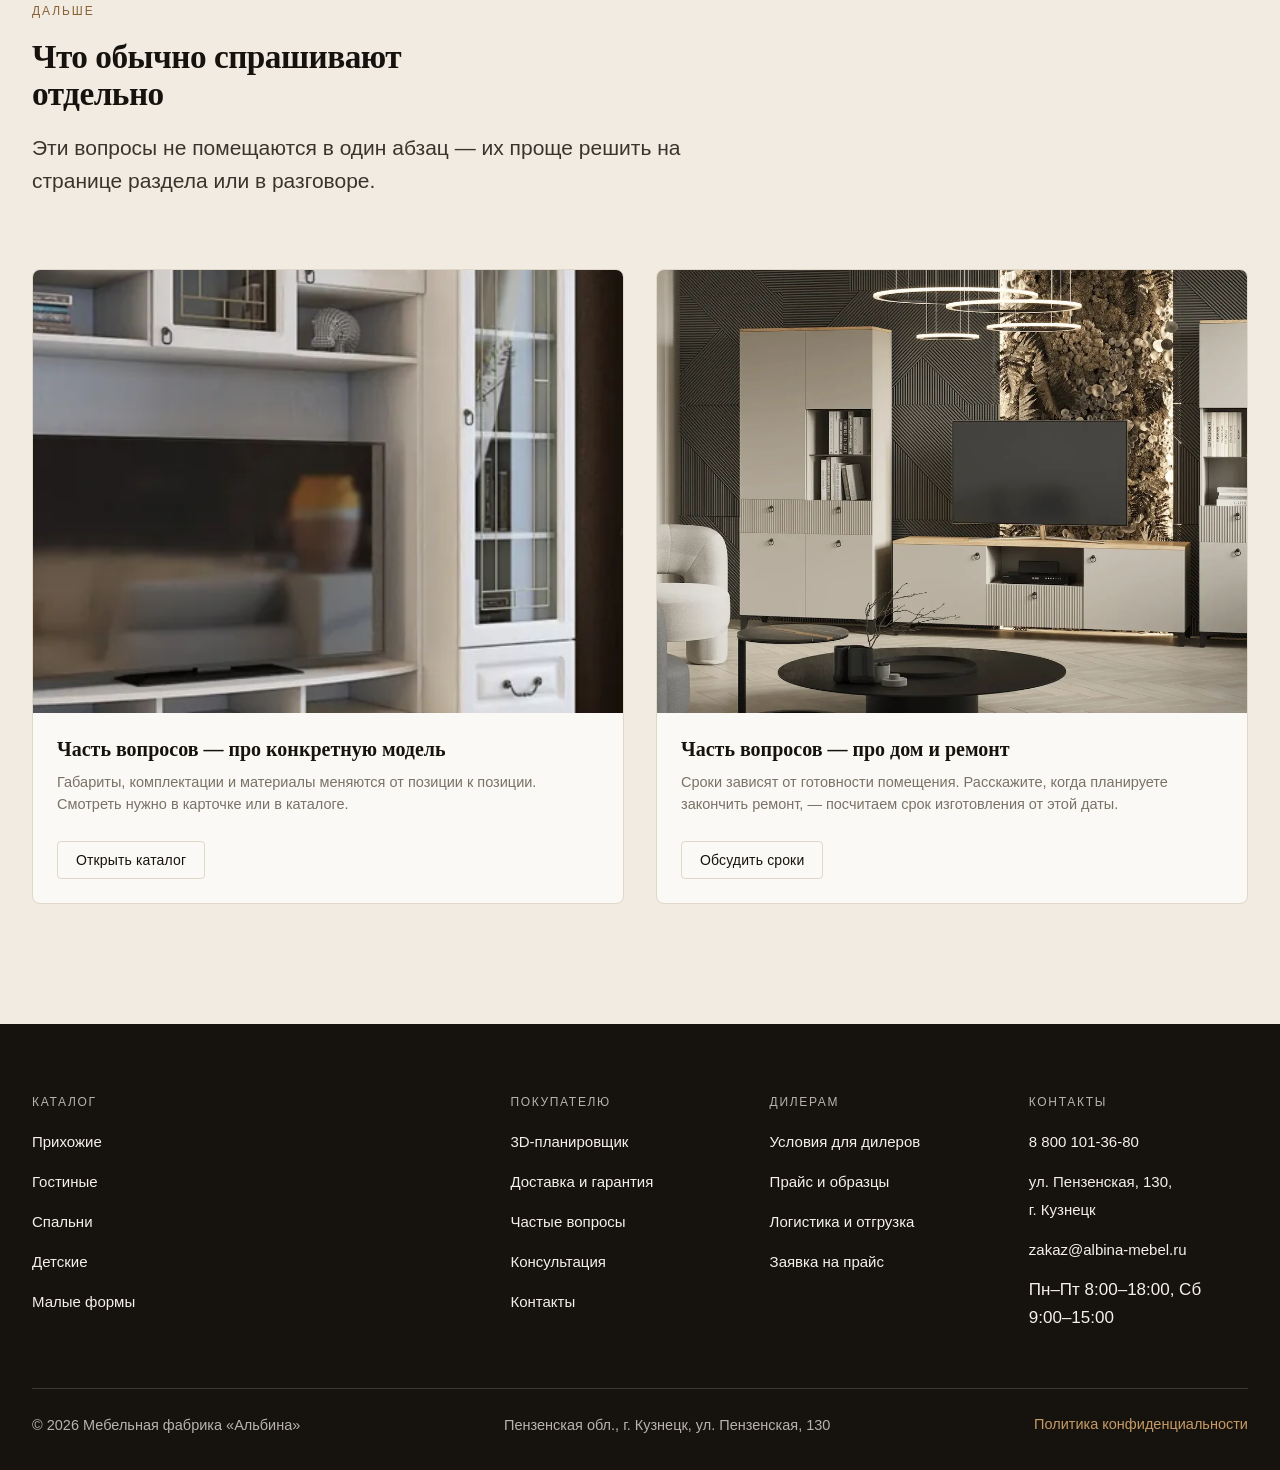
<file: faq.html>
<!DOCTYPE html>
<html lang="ru">
<head>
<meta charset="utf-8">
<meta name="viewport" content="width=device-width, initial-scale=1">
<title>Частые вопросы — мебельная фабрика «Альбина»</title>
<meta name="description" content="Ответы мебельной фабрики «Альбина» на частые вопросы: размеры, сроки, материалы, 3D-планировщик, доставка, гарантия, документы, дилерские условия. Плюс глоссарий терминов.">
<meta property="og:title" content="Частые вопросы — фабрика «Альбина»">
<meta property="og:description" content="15 ответов на вопросы, которые задают чаще всего, и глоссарий терминов.">
<meta property="og:image" content="/assets/img/catalog-og.webp">
<link rel="icon" href="assets/img/logo.svg" type="image/svg+xml">
<link rel="stylesheet" href="assets/css/styles.css">
<script>document.documentElement.classList.add('js');</script>
<script src="assets/js/main.js" defer></script>
</head>
<body>
<a class="skip-link" href="#main">Перейти к содержимому</a>

<header class="header">
  <div class="container header__inner">
    <a class="logo" href="index.html">
      <img src="assets/img/logo-dark.svg" alt="Мебельная фабрика Альбина" width="176" height="36">
    </a>

    <nav class="nav" id="site-nav" aria-label="Основное меню">
      <ul class="nav__list">
        <li class="nav__item"><a class="nav__link" href="catalog.html">Каталог</a></li>
        <li class="nav__item"><a class="nav__link" href="planner.html">3D-планировщик</a></li>
        <li class="nav__item"><a class="nav__link" href="about.html">О фабрике</a></li>
        <li class="nav__item"><a class="nav__link" href="cases.html">Проекты</a></li>
        <li class="nav__item"><a class="nav__link" href="delivery.html">Доставка и гарантия</a></li>
        <li class="nav__item"><a class="nav__link" href="dealers.html">Дилерам</a></li>
        <li class="nav__item"><a class="nav__link" href="faq.html" aria-current="page">Вопросы</a></li>
      </ul>
    </nav>

    <div class="header__actions">
      <a class="header__phone" href="tel:+78001013680" aria-label="Позвонить по номеру 8 800 101 36 80">8 800 101-36-80</a>
      <a class="btn btn--primary btn--sm" href="contacts.html#consultation" data-magnetic>Консультация</a>
      <button class="burger" type="button" aria-label="Меню" aria-expanded="false" aria-controls="site-nav">
        <span></span><span></span><span></span>
      </button>
    </div>
  </div>
</header>

<main id="main">

  <section class="page-hero">
    <div class="container">
      <nav class="breadcrumbs" aria-label="Хлебные крошки">
        <a href="index.html">Главная</a>
        <span>Частые вопросы</span>
      </nav>
      <div class="page-hero__inner">
        <p class="eyebrow">FAQ</p>
        <h1 class="h1" data-lines><span class="line"><span>Частые вопросы</span></span></h1>
        <p class="lead">Ответы на то, что спрашивают чаще всего — в порядке убывания частоты. Если вашего вопроса здесь нет, позвоните 8 800 101-36-80 или напишите: <a class="link link--light" href="mailto:zakaz@albina-mebel.ru">zakaz@albina-mebel.ru</a>.</p>
      </div>
    </div>
  </section>

  <section class="section">
    <div class="container">
      <div class="section__head">
        <p class="eyebrow">Вопросы и ответы</p>
        <h2 class="h2" data-lines><span class="line"><span>Пятнадцать вопросов,</span></span><span class="line"><span>которые задают чаще всего</span></span></h2>
        <p class="lead">Без воды и без оценочных обещаний: только то, что действительно делает фабрика.</p>
      </div>

      <div class="reveal">
        <div class="accordion" data-accordion>
          <details>
            <summary>Мебель делают под мои размеры или продают готовой?</summary>
            <div class="accordion__body">
              <p>Корпусная мебель у нас собирается под проём. Ширина, высота и глубина берутся из вашего помещения, а не из размеров карточки товара. В карточке указана базовая конфигурация — она меняется под вашу нишу в пределах, которые позволяет конструкция. Что именно получится в вашем случае, покажет расчёт по вашим размерам.</p>
            </div>
          </details>

          <details>
            <summary>Сколько ждать изготовление?</summary>
            <div class="accordion__body">
              <!-- ДЕМО-ДАННЫЕ: срок производства 30–40 дней. Заменить на реальный. -->
              <p>Срок зависит от состава заказа и загрузки производства. Типовой заказ занимает 30–40 дней с момента запуска в производство, крупные проекты — дольше. Точный срок мы называем после согласования спецификации и фиксируем в договоре, а не «в среднем». Если срок для вас критичен, скажите об этом при заявке — сразу скажем, возможен ли такой графит.</p>
            </div>
          </details>

          <details>
            <summary>Что нужно, чтобы начать?</summary>
            <div class="accordion__body">
              <p>Достаточно позвонить, написать или оставить заявку на сайте. Для предварительного расчёта пришлите размеры ниш и проёмов или фото помещения с замерами. Если не знаете, с чего начать, запишитесь на консультацию: специалист подскажет, что измерять и в каком порядке. Это быстрее, чем перебор вариантов в одиночку.</p>
            </div>
          </details>

          <details>
            <summary>Можно ли посмотреть мебель вживую?</summary>
            <div class="accordion__body">
              <p>Да, фабрика работает в Кузнецке, Пензенская область, ул. Пензенская, 130. Приехать можно по предварительной записи — покажем производство, участок сборки и образцы материалов. Позвоните 8 800 101-36-80 или отметьте это в заявке на консультацию, и мы согласуем дату посещения.</p>
            </div>
          </details>

          <details>
            <summary>Какое оборудование вы используете?</summary>
            <div class="accordion__body">
              <p>Станки HOMAG и Weeke — европейский станочный парк для раскроя и обработки деталей корпусной мебели. Геометрия детали отсюда, и именно она определяет, сойдутся ли стенки и встанет ли фасад в зазор. Этого достаточно, чтобы держать размеры в допуске при подгонке мебели под проём.</p>
            </div>
          </details>

          <details>
            <summary>Из каких материалов вы делаете мебель?</summary>
            <div class="accordion__body">
              <p>Корпус, фасады и декоративные элементы — плитные материалы поставщиков Egger, Kronospan, Swiss Krono, Kastamonu, BOYARD. Фурнитура и комплектующие — Hettich, Brandt, Leitz, Blanco. Что именно идёт в ваш заказ, фиксируется в спецификации к договору: перечень поставщиков не означает, что в каждом изделии используется всё перечисленное.</p>
            </div>
          </details>

          <details>
            <summary>Можно ли выбрать цвет и отделку?</summary>
            <div class="accordion__body">
              <p>Да, цвет и отделка выбираются из палитры декоров фабрики. Подбор идёт на консультации и по физическим образцам, а не по фотографии на экране: отображение цвета зависит от настроек дисплея и не является основанием для претензии по качеству изделия.</p>
            </div>
          </details>

          <details>
            <summary>Что делает 3D-планировщик?</summary>
            <div class="accordion__body">
              <p>Он показывает выбранную мебель в вашем помещении до замера и до договора: вы задаёте размеры комнаты, выбираете модель, подгоняете габариты и смотрите сцену с двух точек. Проект из планировщика становится основой спецификации. При этом он не заменяет замер: неровность стены или глубину ниши по фото не определить. Подробнее — на странице <a class="link" href="planner.html">3D-планировщик</a>.</p>
            </div>
          </details>

          <details>
            <summary>Делаете ли вы мебель нестандартных размеров?</summary>
            <div class="accordion__body">
              <p>Да, корпусная мебель подгоняется под проём. Ширина, высота и глубина считаются под ваше помещение в пределах, заданных конструкцией. Если подходящей модификации в каталоге нет, изделие изготавливается по вашим размерам. Точные допустимые диапазоны по каждой позиции подскажет инженер на консультации.</p>
            </div>
          </details>

          <details>
            <summary>Кто осуществляет доставку и подъём?</summary>
            <div class="accordion__body">
              <!-- ДЕМО-ДАННЫЕ: сроки доставки 2–4 дня по области и 5–12 дней по РФ, подъём и сборка включены. Заменить на реальные. -->
              <p>Мы организуем и доставку, и подъём на этаж, и сборку на месте. По Пензенской области везём своей машиной — 2–4 дня с даты отгрузки, по России транспортной компанией — 5–12 дней. Подъём, разгрузка и сборка в пределах области входят в стоимость. Самостоятельный вывоз с производства тоже возможен. Подробные условия — на странице <a class="link" href="delivery.html">Доставка и гарантия</a>.</p>
            </div>
          </details>

          <details>
            <summary>Что входит в комплект поставки?</summary>
            <div class="accordion__body">
              <p>Изделие по спецификации, фурнитура, установленная на производстве, упаковка по упаковочным единицам, документы на партию и инструкция по эксплуатации и уходу. Сборка и монтаж в пределах Пензенской области входят в заказ. Электрика, сантехника, демонтаж старой мебели и ремонт помещения в комплект поставки не входят.</p>
            </div>
          </details>

          <details>
            <summary>Какая гарантия на мебель?</summary>
            <div class="accordion__body">
              <!-- ДЕМО-ДАННЫЕ: гарантия 3 года на корпус и фурнитуру, 1 год на обивку. Заменить на реальные сроки. -->
              <p>Гарантия — 3 года на корпус и на установленную нами фурнитуру, 1 год на обивку мягких элементов. Течёт она с даты подписания акта приёмки. Не покрывает механические повреждения, нарушение правил эксплуатации, самостоятельную доработку фасадов и естественный износ — полный перечень есть в договоре. Обращения принимаем по телефону 8 800 101-36-80 и по e-mail, отвечаем в течение рабочего дня.</p>
            </div>
          </details>

          <details>
            <summary>Какие документы вы предоставляете?</summary>
            <div class="accordion__body">
              <p>Санитарно-гигиенический сертификат Госсанэпиднадзора РФ и сертификация по стандартам Таможенного союза. Изделия допущены для использования в жилых помещениях, включая детские комнаты. Документы на конкретную партию передаются вместе с изделием, а не остаются в архиве фабрики. Номера и сроки действия сертификатов указаны в документах на партию.</p>
            </div>
          </details>

          <details>
            <summary>Вы работаете с дилерами?</summary>
            <div class="accordion__body">
              <p>Да. Официальный дилерский статус, индивидуальные условия по объёму и сроку сотрудничества, право использования логотипа и рекламных материалов, ассортимент из 12 категорий и отгрузки по графику. Есть Telegram-канал для партнёров с информацией о поступлениях и изменениях ассортимента. Все условия — на странице <a class="link" href="dealers.html">Дилерам</a>.</p>
            </div>
          </details>

          <details>
            <summary>Можно ли вернуть мебель, если она не подошла?</summary>
            <div class="accordion__body">
              <!-- ДЕМО-ДАННЫЕ: возврат в течение 14 дней. Согласовать с юристом заказчика. -->
              <p>Порядок описан в договоре и соответствует законодательству о защите прав потребителей. Мебель, изготовленная по индивидуальным размерам покупателя, относится к товарам, выполненным по индивидуальным требованиям, поэтому условия для неё определены договором. Если расхождение с проектом или повреждение обнаружены при приёмке — фиксируем в акте и устраняем за наш счёт. Возврат внесённой суммы при отмене заказа — в течение 14 дней.</p>
            </div>
          </details>
        </div>
      </div>
    </div>
  </section>

  <section class="section section--tint">
    <div class="container">
      <div class="section__head">
        <p class="eyebrow">Словарь</p>
        <h2 class="h2" data-lines><span class="line"><span>Глоссарий терминов</span></span></h2>
        <p class="lead">Термины, которые встречаются в каталоге, замере и договоре — простыми словами, без технических деталей.</p>
      </div>

      <div class="table-wrap">
        <table class="spec">
          <caption>Основные термины мебельного производства</caption>
          <tbody>
            <tr>
              <th scope="row">Корпусная мебель</th>
              <td>Мебель, которая собирается из отдельных деталей: плитного материала, стекла, металла. Её можно подогнать под размеры помещения.</td>
            </tr>
            <tr>
              <th scope="row">Корпус</th>
              <td>Основная часть изделия: боковые стенки, дно, крыша, задняя стенка. Это «скелет», на который крепятся дверцы и ящики.</td>
            </tr>
            <tr>
              <th scope="row">Фасад</th>
              <td>Видимая передняя часть: дверца или панель ящика. То, что вы видите и открываете.</td>
            </tr>
            <tr>
              <th scope="row">Цоколь</th>
              <td>Нижняя часть корпуса, закрывающая ножки и пространство под мебелью. Часто с вентиляционными решётками.</td>
            </tr>
            <tr>
              <th scope="row">Кромка</th>
              <td>Тонкая полоса материала, наклеиваемая на торец детали. Закрывает срез и влияет на то, как фасад выглядит и как долго держит форму.</td>
            </tr>
            <tr>
              <th scope="row">ЛДСП</th>
              <td>Плитный материал, из которого делают корпус мебели. Из него же делают значительную часть фасадов.</td>
            </tr>
            <tr>
              <th scope="row">Шпон</th>
              <td>Тонкий слой натурального дерева, наклеенный на плитную основу. Выглядит как массив, но конструкция другая.</td>
            </tr>
            <tr>
              <th scope="row">Плёнка</th>
              <td>Плёнка, нанесённая или приклеенная на плиту. Меняет вид и тактильные ощущения поверхности, сама плита остаётся плитой.</td>
            </tr>
            <tr>
              <th scope="row">Декор</th>
              <td>Рисунок и цвет поверхности плиты. То, что вы видите, когда смотрите на фасад.</td>
            </tr>
            <tr>
              <th scope="row">Петля</th>
              <td>Фурнитура, на которой дверца открывается. Бывают накладные, вкладные и скрытые — от способа крепления зависит, как выглядит шов между фасадами.</td>
            </tr>
            <tr>
              <th scope="row">Направляющая</th>
              <td>Фурнитура, по которой ящик выдвигается. Бывают шариковые, роликовые, скрытого монтажа — от этого зависит усилие и ход ящика.</td>
            </tr>
            <tr>
              <th scope="row">Доводчик</th>
              <td>Механизм, который сам замедляет и закрывает дверцу или ящик. Он же не даёт дверце захлопнуться.</td>
            </tr>
            <tr>
              <th scope="row">Подъёмный механизм</th>
              <td>Механизм, который поднимает фасад вверх — в кухонных и шкафных горизонтах, чтобы не было выступающих ручек.</td>
            </tr>
            <tr>
              <th scope="row">Модификация</th>
              <td>Конкретный вариант модели: своя ширина, высота или число ящиков. У комода Мадера — семь модификаций одного решения.</td>
            </tr>
            <tr>
              <th scope="row">Комплектация</th>
              <td>Что входит в изделие: фасады, фурнитура, внутреннее наполнение, декоративные элементы. У одной позиции комплектация бывает разной.</td>
            </tr>
            <tr>
              <th scope="row">Проём</th>
              <td>Промежуток в стене или нише, куда встаёт корпус. Ширина проёма и глубина — основные параметры подгонки.</td>
            </tr>
            <tr>
              <th scope="row">Ниша</th>
              <td>Углубление в стене. Мебель, встроенная в нишу, подбирается по её ширине и высоте.</td>
            </tr>
            <tr>
              <th scope="row">Фасады в зазор</th>
              <td>Приёмка, при которой между соседними фасадами одинаковая щель. Её равномерность и есть признак точной подгонки.</td>
            </tr>
            <tr>
              <th scope="row">Замер</th>
              <td>Снятие размеров помещения специалистом фабрики. По фото замер не заменяется: снимают длину, высоту, глубину ниши и то, что мешает — розетки, плинтус, вентиляцию.</td>
            </tr>
            <tr>
              <th scope="row">Акт приёмки</th>
              <td>Документ, который подписывается при получении изделия. В него вносятся замечания и комплектность — до подписания.</td>
            </tr>
            <tr>
              <th scope="row">Спецификация</th>
              <td>Документ с перечнем позиций, размеров, материалов и фурнитуры по вашему заказу. Утверждается до запуска в производство.</td>
            </tr>
            <tr>
              <th scope="row">Сангигиенсертификат</th>
              <td>Документ о соответствии санитарно-гигиеническим требованиям. Отвечает на вопрос, можно ли поставить мебель в жилое помещение, в том числе в детскую комнату.</td>
            </tr>
            <tr>
              <th scope="row">Официальный дилерский статус</th>
              <td>Закреплённое договором право продавать продукцию фабрики и использовать её логотип и рекламные материалы.</td>
            </tr>
          </tbody>
        </table>
      </div>
    </div>
  </section>

  <section class="banner">
    <div class="container">
      <div class="split">
        <div class="banner__text">
          <h2 class="h2" data-lines><span class="line"><span>Не нашли ответ?</span></span></h2>
          <p>Напишите или позвоните — ответим по существу. Частые вопросы закрыты выше, остальные разбираем в разговоре. Консультация бесплатная и ни к чему не обязывает.</p>
        </div>
        <div class="banner__actions">
          <a class="btn btn--primary" href="contacts.html#consultation" data-magnetic>Записаться на консультацию</a>
          <a class="btn btn--light" href="tel:+78001013680" data-magnetic>8 800 101-36-80</a>
        </div>
      </div>
    </div>
  </section>

  <section class="section section--tint">
    <div class="container">
      <div class="section__head">
        <p class="eyebrow">Дальше</p>
        <h2 class="h2" data-lines><span class="line"><span>Что обычно спрашивают</span></span><span class="line"><span>отдельно</span></span></h2>
        <p class="lead">Эти вопросы не помещаются в один абзац — их проще решить на странице раздела или в разговоре.</p>
      </div>

      <div class="grid">
        <div class="col-6">
          <figure class="card">
            <div class="card__media">
              <img src="assets/img/catalog-og.webp" alt="Каталог корпусной мебели фабрики «Альбина»" width="800" height="600" loading="lazy">
            </div>
            <div class="card__body">
              <h3 class="card__title">Часть вопросов — про конкретную модель</h3>
              <p class="card__meta">Габариты, комплектации и материалы меняются от позиции к позиции. Смотреть нужно в карточке или в каталоге.</p>
              <p class="card__actions"><a class="btn btn--ghost btn--sm" href="catalog.html" data-magnetic>Открыть каталог</a></p>
            </div>
          </figure>
        </div>

        <div class="col-6">
          <figure class="card">
            <div class="card__media">
              <img src="assets/img/coll-nika.webp" alt="Гостиная Ника из коллекции фабрики" width="800" height="600" loading="lazy">
            </div>
            <div class="card__body">
              <h3 class="card__title">Часть вопросов — про дом и ремонт</h3>
              <p class="card__meta">Сроки зависят от готовности помещения. Расскажите, когда планируете закончить ремонт, — посчитаем срок изготовления от этой даты.</p>
              <p class="card__actions"><a class="btn btn--ghost btn--sm" href="contacts.html#consultation" data-magnetic>Обсудить сроки</a></p>
            </div>
          </figure>
        </div>
      </div>
    </div>
  </section>

</main>

<footer class="footer">
  <div class="container">
    <div class="footer__inner">
      <div class="footer__col">
        <h2 class="footer__title">Каталог</h2>
        <ul class="footer__list">
          <li><a href="catalog.html#prihozhie">Прихожие</a></li>
          <li><a href="catalog.html#gostinye">Гостиные</a></li>
          <li><a href="catalog.html#spalni">Спальни</a></li>
          <li><a href="catalog.html#detskie">Детские</a></li>
          <li><a href="catalog.html#malye-formy">Малые формы</a></li>
        </ul>
      </div>

      <div class="footer__col">
        <h2 class="footer__title">Покупателю</h2>
        <ul class="footer__list">
          <li><a href="planner.html">3D-планировщик</a></li>
          <li><a href="delivery.html">Доставка и гарантия</a></li>
          <li><a href="faq.html">Частые вопросы</a></li>
          <li><a href="contacts.html#consultation">Консультация</a></li>
          <li><a href="contacts.html">Контакты</a></li>
        </ul>
      </div>

      <div class="footer__col">
        <h2 class="footer__title">Дилерам</h2>
        <ul class="footer__list">
          <li><a href="dealers.html">Условия для дилеров</a></li>
          <li><a href="dealers.html#prays">Прайс и образцы</a></li>
          <li><a href="dealers.html#logistika">Логистика и отгрузка</a></li>
          <li><a href="dealers.html#zayavka">Заявка на прайс</a></li>
        </ul>
      </div>

      <div class="footer__col">
        <h2 class="footer__title">Контакты</h2>
        <ul class="footer__list">
          <li><a href="tel:+78001013680">8 800 101-36-80</a></li>
          <li><a href="contacts.html">ул. Пензенская, 130,<br>г. Кузнецк</a></li>
          <li><a href="mailto:zakaz@albina-mebel.ru">zakaz@albina-mebel.ru</a></li>
          <li>Пн–Пт 8:00–18:00, Сб 9:00–15:00</li>
        </ul>
      </div>
    </div>

    <div class="footer__bottom">
      <p>© <span class="footer__year" data-year>2025</span> Мебельная фабрика «Альбина»</p>
      <p>Пензенская обл., г. Кузнецк, ул. Пензенская, 130</p>
      <a class="link link--light" href="privacy.html">Политика конфиденциальности</a>
    </div>
  </div>
</footer>

<a class="btn btn--primary mobile-cta" href="contacts.html#consultation" data-magnetic>Записаться на консультацию</a>

</body>
</html>
</file>
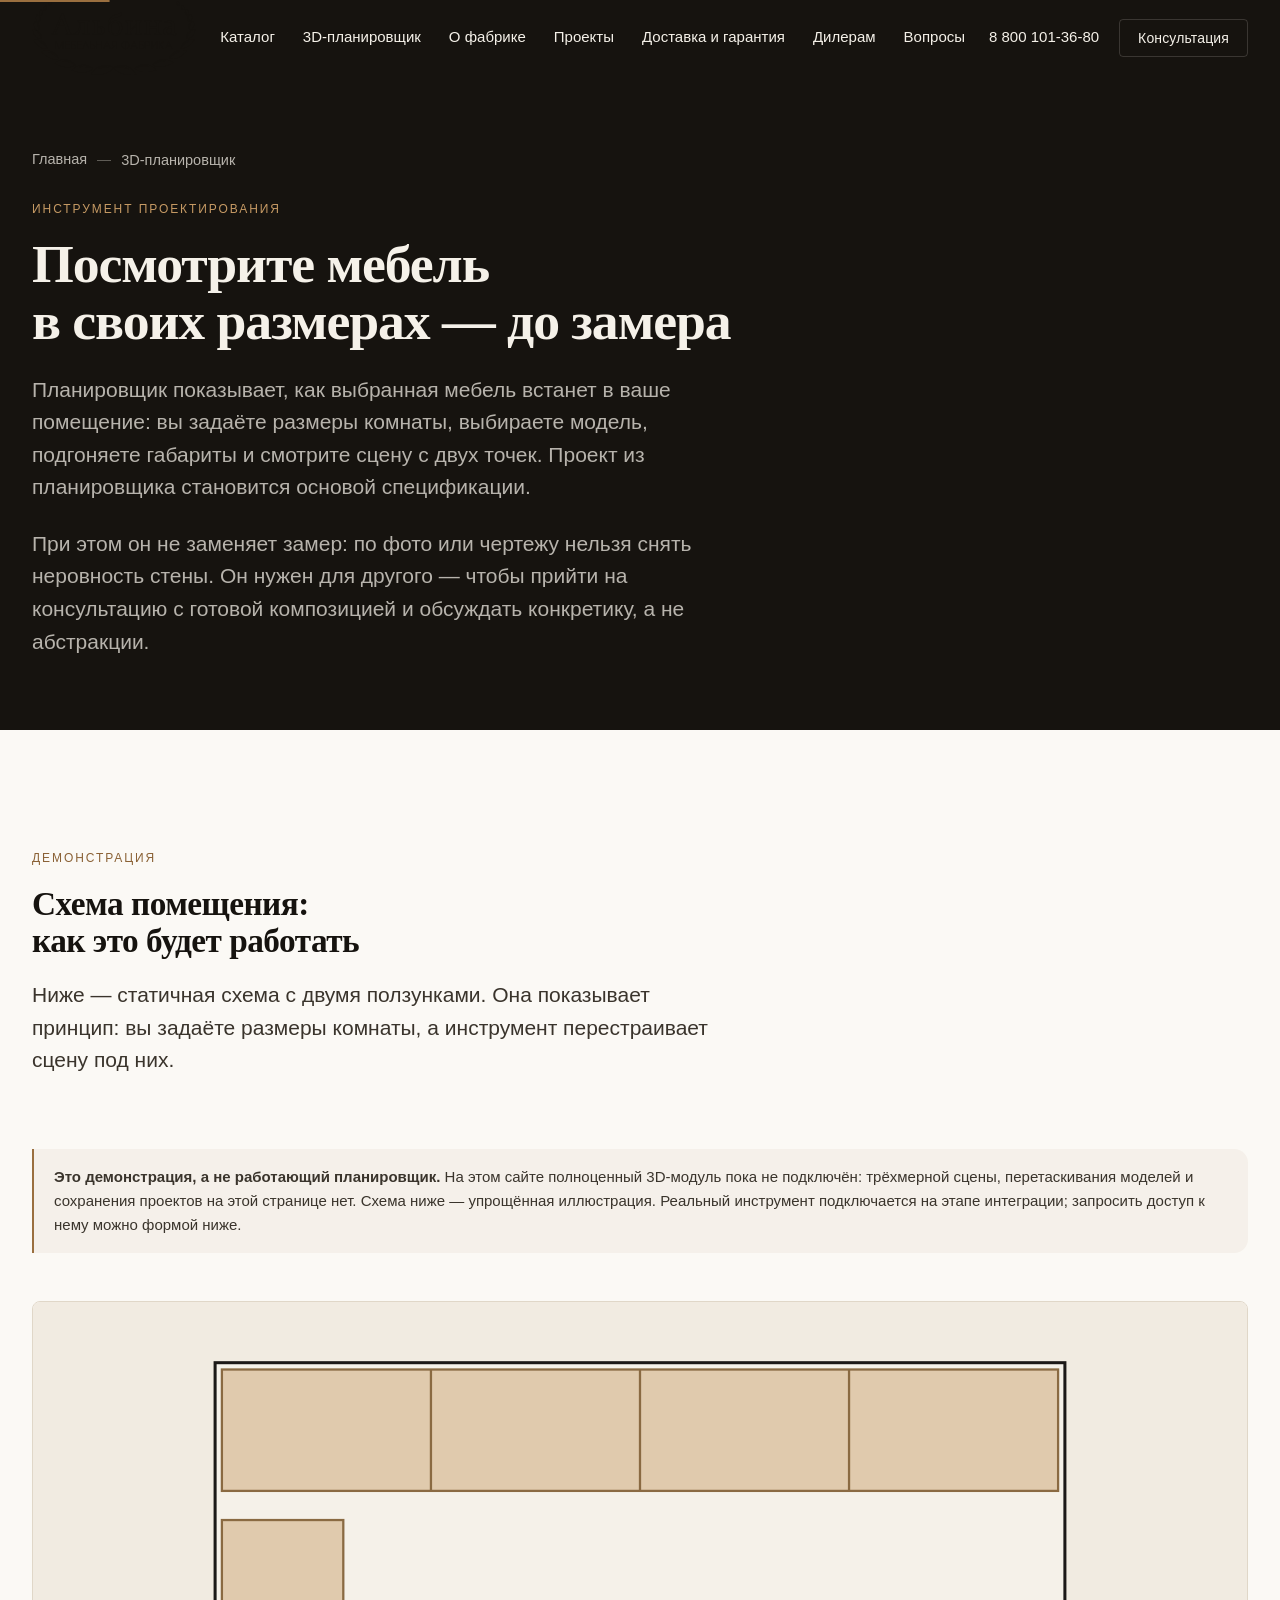
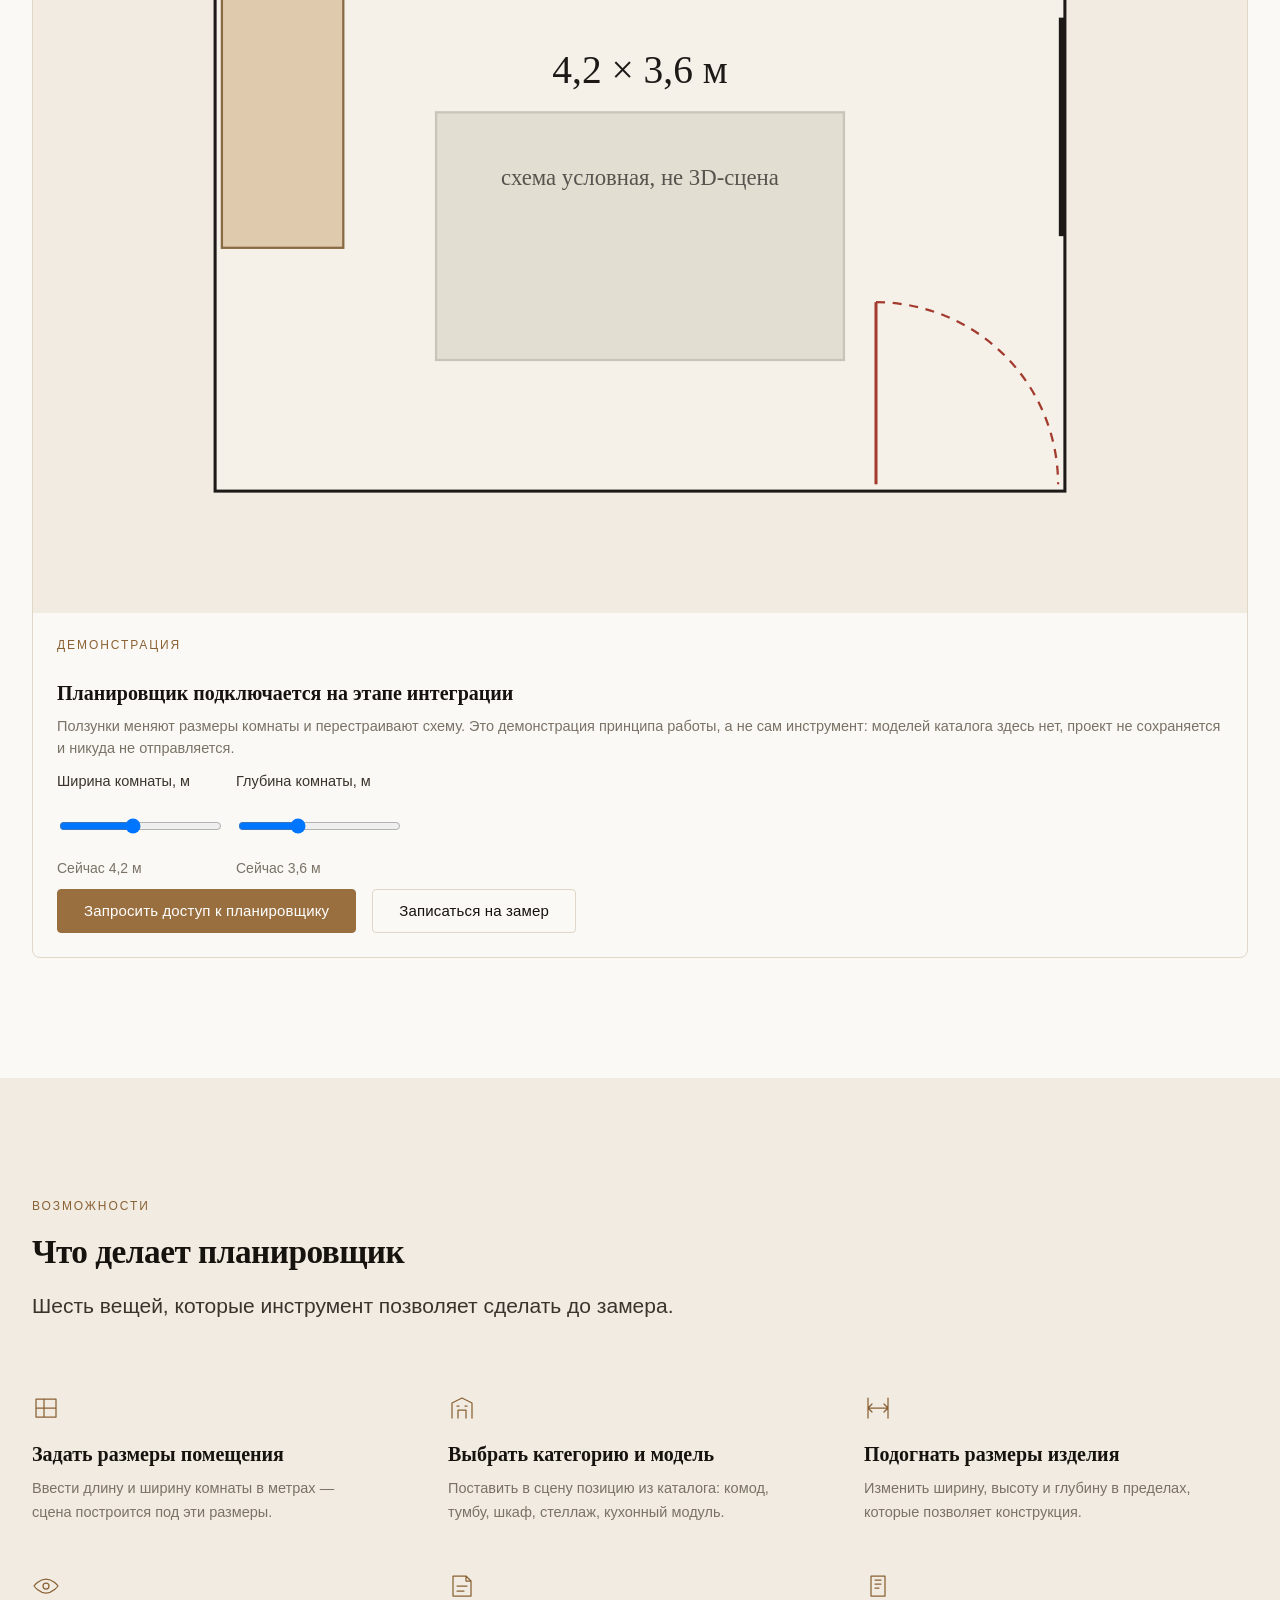
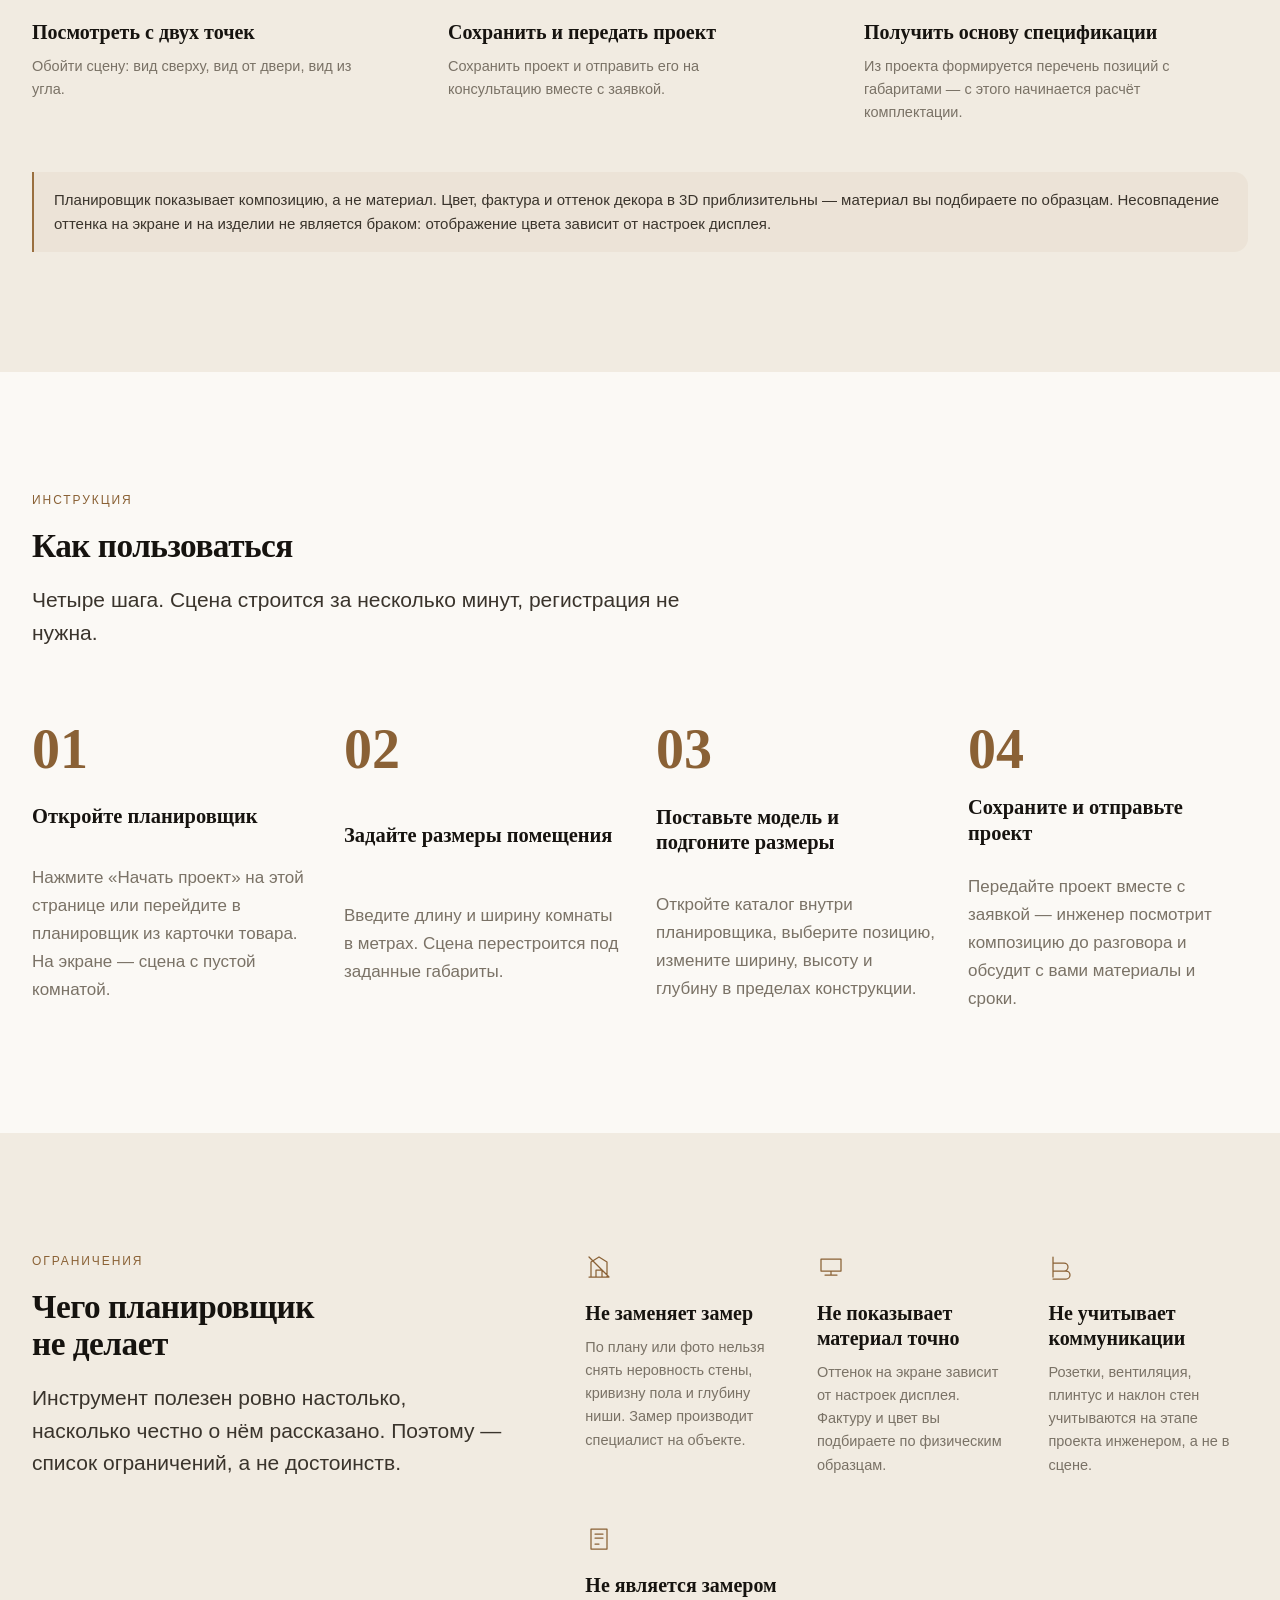
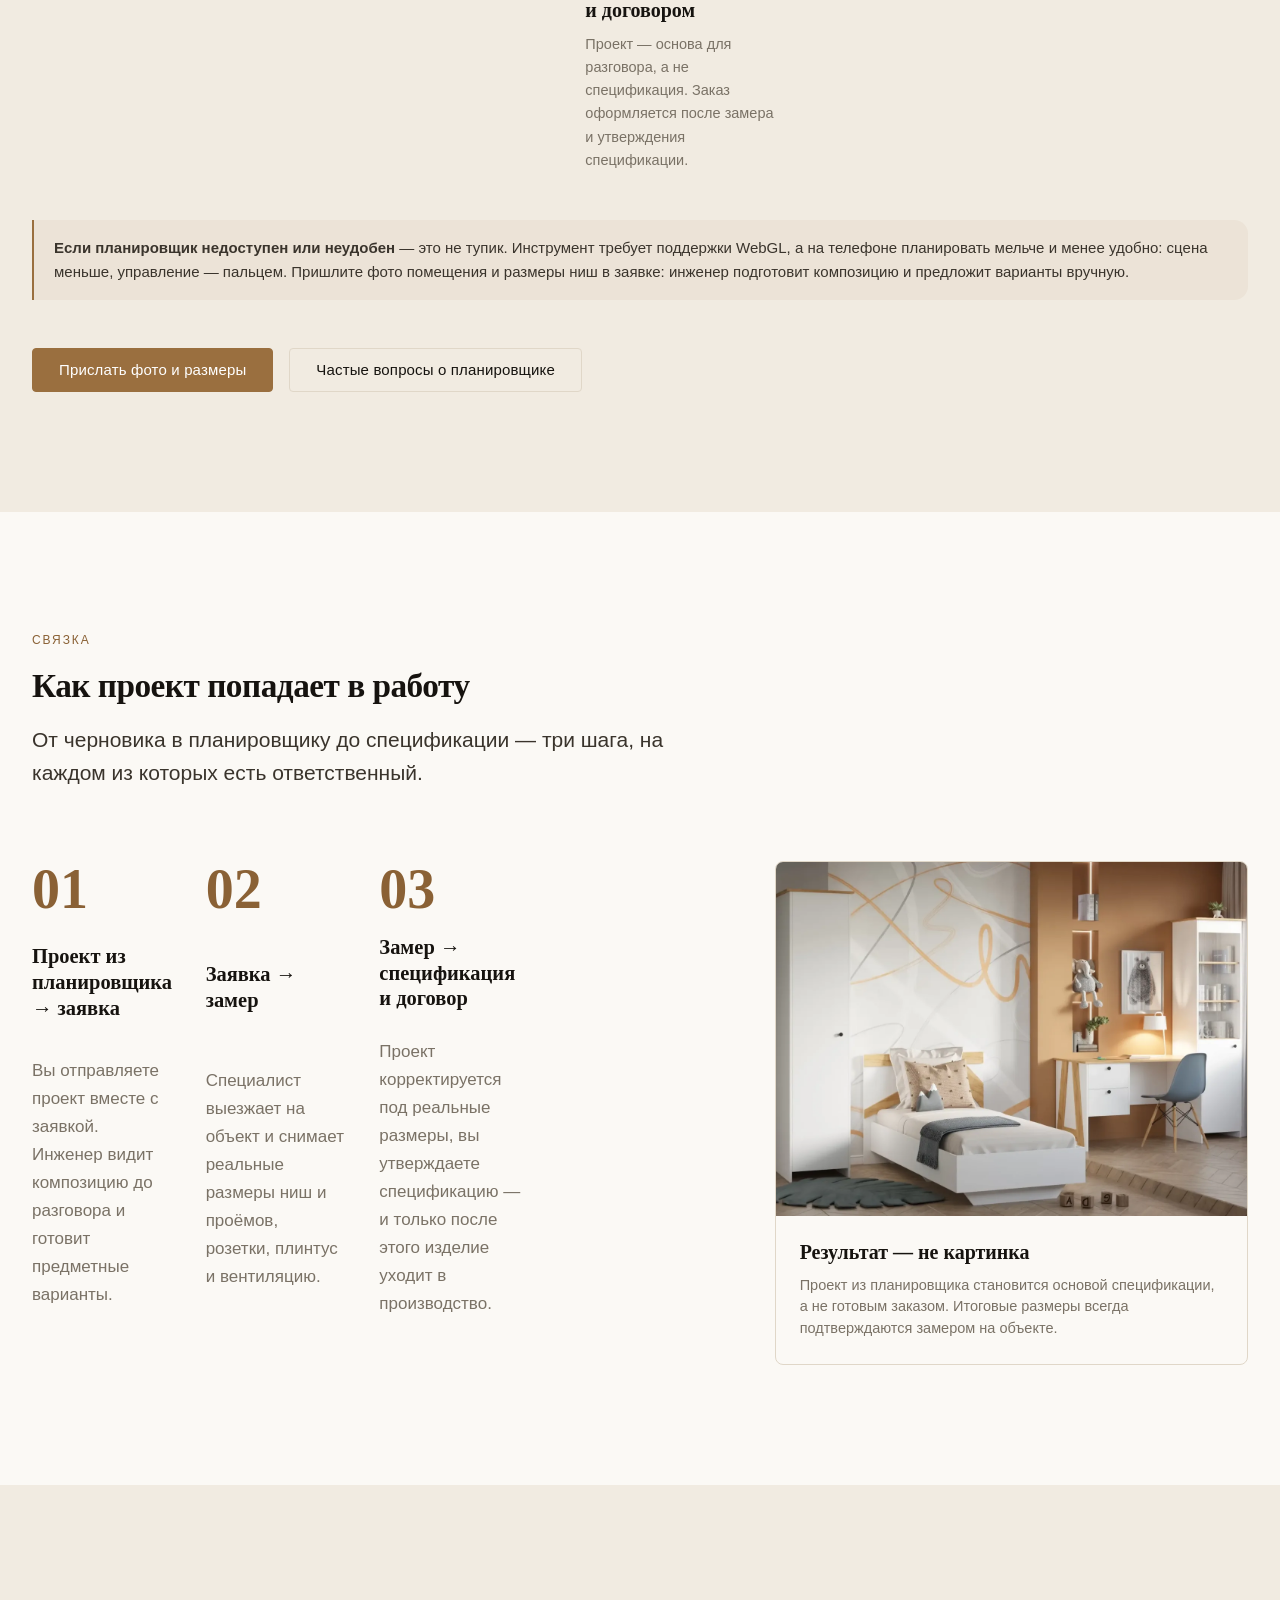
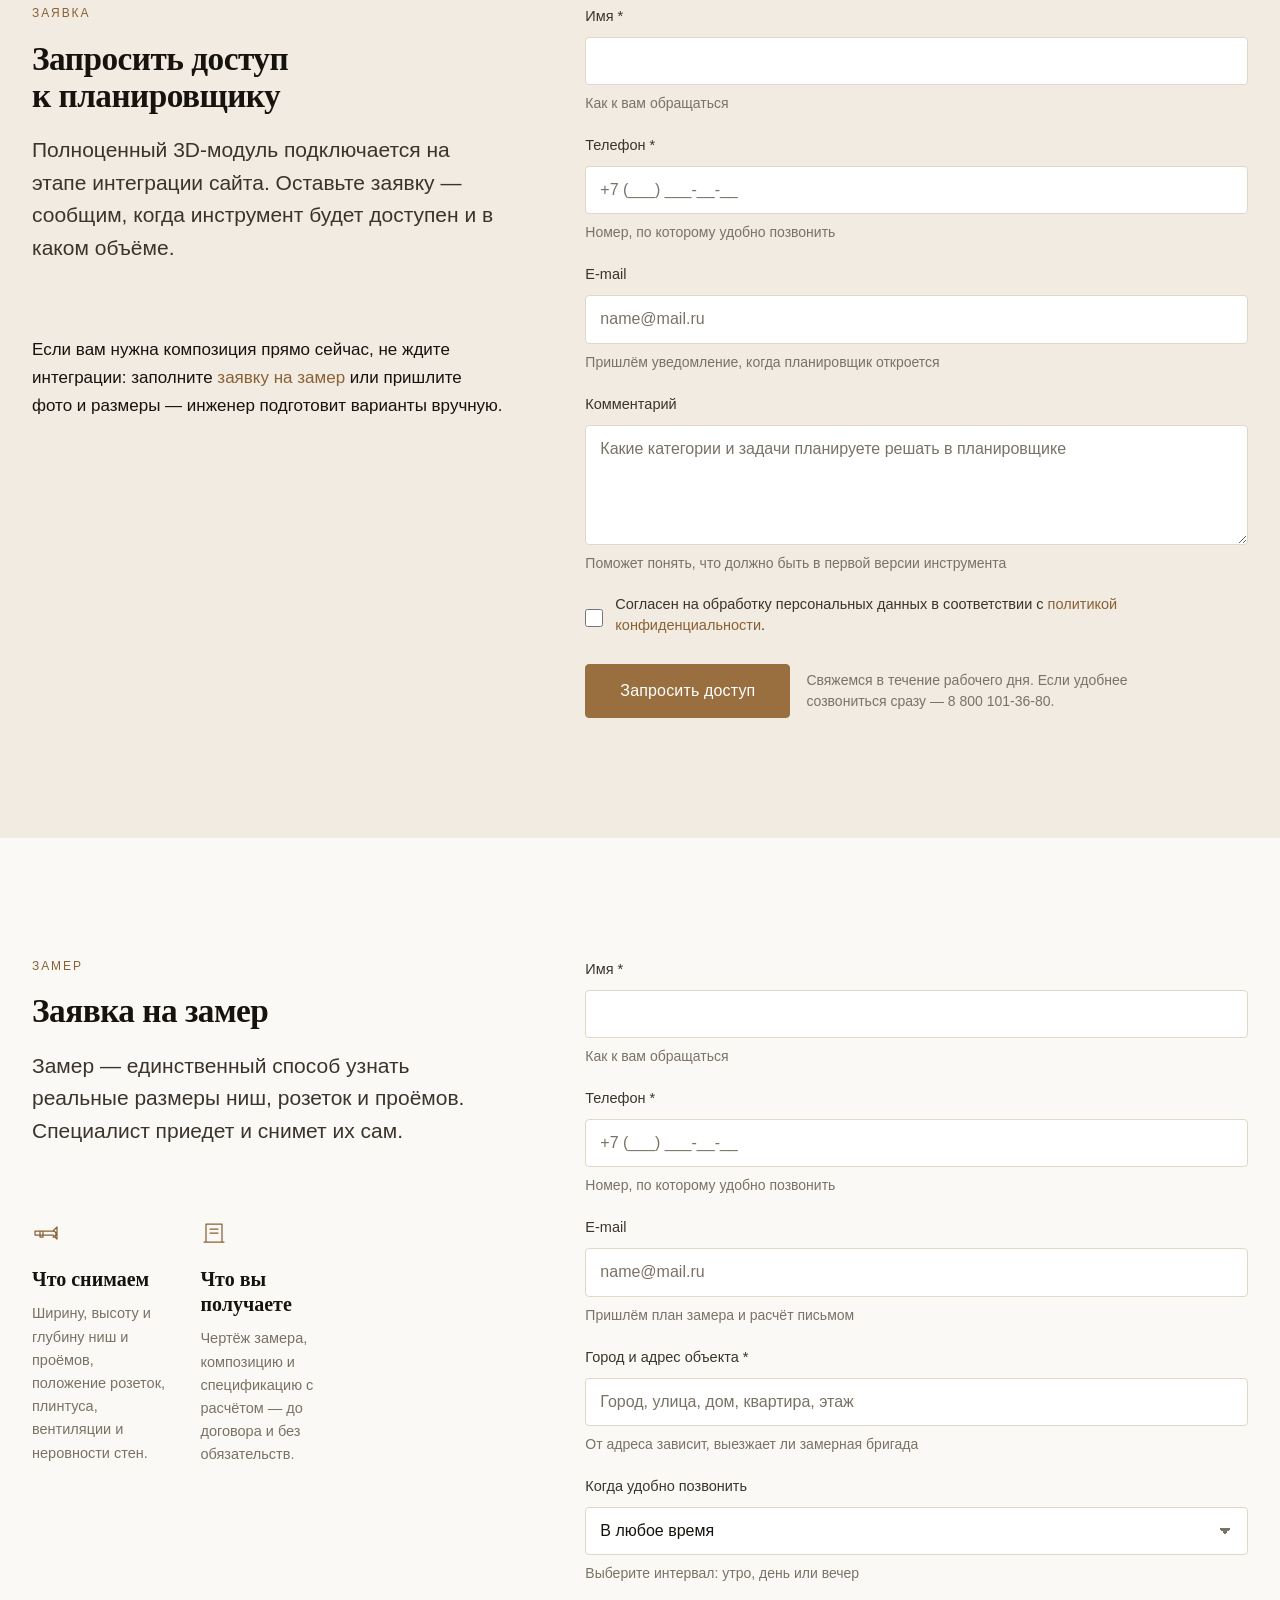
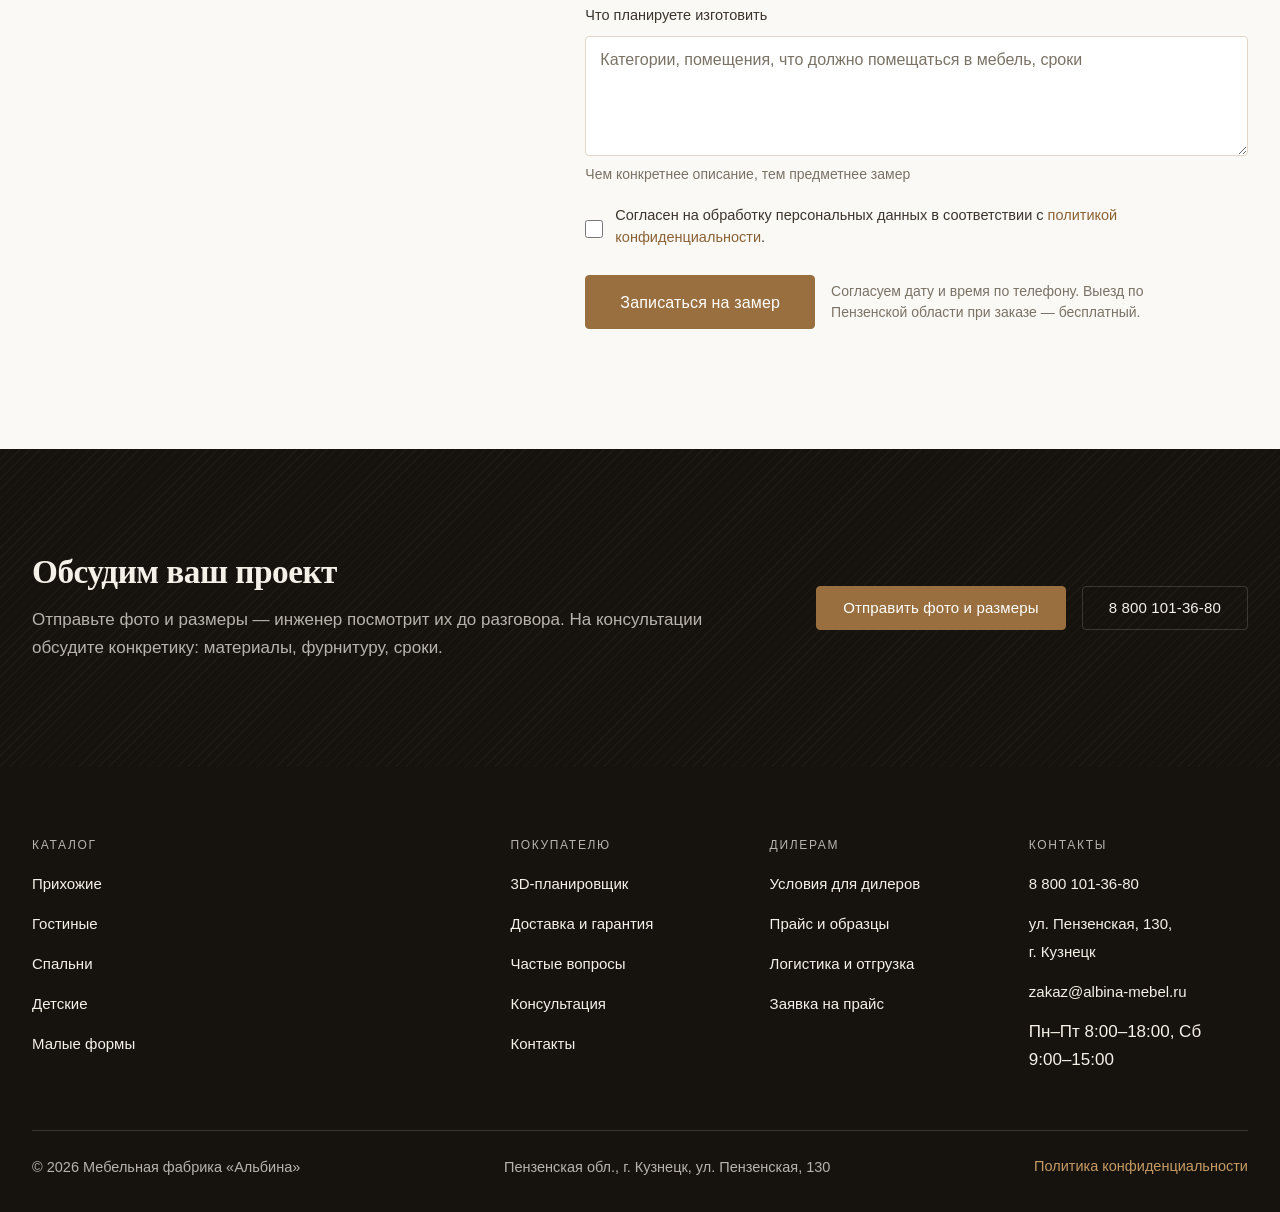
<file: planner.html>
<!DOCTYPE html>
<html lang="ru">
<head>
<meta charset="utf-8">
<meta name="viewport" content="width=device-width, initial-scale=1">
<title>3D-планировщик — мебельная фабрика «Альбина»</title>
<meta name="description" content="3D-планировщик фабрики «Альбина»: посмотрите корпусную мебель в своих размерах до замера. Что инструмент делает и чего не делает, как прислать проект на консультацию.">
<meta property="og:title" content="3D-планировщик — фабрика «Альбина»">
<meta property="og:description" content="Мебель в ваших размерах до замера. Честно о том, что инструмент умеет и что нет.">
<meta property="og:image" content="/assets/img/catalog-og.webp">
<link rel="icon" href="assets/img/logo.svg" type="image/svg+xml">
<link rel="stylesheet" href="assets/css/styles.css">
<script>document.documentElement.classList.add('js');</script>
<script src="assets/js/main.js" defer></script>
</head>
<body>
<a class="skip-link" href="#main">Перейти к содержимому</a>

<header class="header">
  <div class="container header__inner">
    <a class="logo" href="index.html">
      <img src="assets/img/logo-dark.svg" alt="Мебельная фабрика Альбина" width="176" height="36">
    </a>

    <nav class="nav" id="site-nav" aria-label="Основное меню">
      <ul class="nav__list">
        <li class="nav__item"><a class="nav__link" href="catalog.html">Каталог</a></li>
        <li class="nav__item"><a class="nav__link" href="planner.html" aria-current="page">3D-планировщик</a></li>
        <li class="nav__item"><a class="nav__link" href="about.html">О фабрике</a></li>
        <li class="nav__item"><a class="nav__link" href="cases.html">Проекты</a></li>
        <li class="nav__item"><a class="nav__link" href="delivery.html">Доставка и гарантия</a></li>
        <li class="nav__item"><a class="nav__link" href="dealers.html">Дилерам</a></li>
        <li class="nav__item"><a class="nav__link" href="faq.html">Вопросы</a></li>
      </ul>
    </nav>

    <div class="header__actions">
      <a class="header__phone" href="tel:+78001013680" aria-label="Позвонить по номеру 8 800 101 36 80">8 800 101-36-80</a>
      <a class="btn btn--primary btn--sm" href="contacts.html#consultation" data-magnetic>Консультация</a>
      <button class="burger" type="button" aria-label="Меню" aria-expanded="false" aria-controls="site-nav">
        <span></span><span></span><span></span>
      </button>
    </div>
  </div>
</header>

<main id="main">

  <section class="page-hero">
    <div class="container">
      <nav class="breadcrumbs" aria-label="Хлебные крошки">
        <a href="index.html">Главная</a>
        <span>3D-планировщик</span>
      </nav>
      <div class="page-hero__inner">
        <p class="eyebrow">Инструмент проектирования</p>
        <h1 class="h1" data-lines><span class="line"><span>Посмотрите мебель</span></span><span class="line"><span>в своих размерах — до замера</span></span></h1>
        <p class="lead">Планировщик показывает, как выбранная мебель встанет в ваше помещение: вы задаёте размеры комнаты, выбираете модель, подгоняете габариты и смотрите сцену с двух точек. Проект из планировщика становится основой спецификации.</p>
        <p class="lead">При этом он не заменяет замер: по фото или чертежу нельзя снять неровность стены. Он нужен для другого — чтобы прийти на консультацию с готовой композицией и обсуждать конкретику, а не абстракции.</p>
      </div>
    </div>
  </section>

  <section class="section">
    <div class="container">
      <div class="section__head">
        <p class="eyebrow">Демонстрация</p>
        <h2 class="h2" data-lines><span class="line"><span>Схема помещения:</span></span><span class="line"><span>как это будет работать</span></span></h2>
        <p class="lead">Ниже — статичная схема с двумя ползунками. Она показывает принцип: вы задаёте размеры комнаты, а инструмент перестраивает сцену под них.</p>
      </div>

      <div class="note">
        <p><strong>Это демонстрация, а не работающий планировщик.</strong> На этом сайте полноценный 3D-модуль пока не подключён: трёхмерной сцены, перетаскивания моделей и сохранения проектов на этой странице нет. Схема ниже — упрощённая иллюстрация. Реальный инструмент подключается на этапе интеграции; запросить доступ к нему можно формой ниже.</p>
      </div>

      <!-- Параллакс здесь был бы смысловой ошибкой: вместе со схемой сдвигались бы
           ползунки ширины и глубины, а управляющий элемент не должен уезжать из-под
           курсора. Блок остаётся неподвижным. -->
      <figure class="card mt-lg">
        <div class="card__media">
          <svg id="planner-demo-svg" viewBox="0 0 800 560" role="img"
               aria-labelledby="planner-demo-title planner-demo-desc"
               style="display:block;width:100%;height:auto">
            <title id="planner-demo-title">Схема комнаты с корпусной мебелью</title>
            <desc id="planner-demo-desc">Прямоугольник комнаты. Вдоль верхней стены — ряд корпусных шкафов, слева — высокий шкаф, справа — окно, внизу справа — дверь с дугой открывания. Размеры задаются ползунками под схемой.</desc>

            <rect id="demo-room" x="40" y="40" width="720" height="480" fill="#F5F1E9" stroke="#1C1917" stroke-width="2"/>

            <g id="demo-cabinets">
              <rect id="demo-cab1" x="50" y="50" width="700" height="72" fill="#C69A64" fill-opacity="0.45" stroke="#8A6A42" stroke-width="1.5"/>
              <line id="demo-cab-sep1" x1="243" y1="50" x2="243" y2="122" stroke="#8A6A42" stroke-width="1.5"/>
              <line id="demo-cab-sep2" x1="437" y1="50" x2="437" y2="122" stroke="#8A6A42" stroke-width="1.5"/>
              <line id="demo-cab-sep3" x1="630" y1="50" x2="630" y2="122" stroke="#8A6A42" stroke-width="1.5"/>
            </g>

            <rect id="demo-tall" x="50" y="140" width="60" height="216" fill="#C69A64" fill-opacity="0.45" stroke="#8A6A42" stroke-width="1.5"/>

            <rect id="demo-window" x="752" y="208" width="8" height="144" fill="#1C1917"/>

            <g id="demo-door">
              <path id="demo-door-arc" d="M 700 520 A 120 120 0 0 1 820 520" fill="none" stroke="#A33B2E" stroke-width="1.5" stroke-dasharray="6 5"/>
              <line id="demo-door-leaf" x1="700" y1="520" x2="700" y2="400" stroke="#A33B2E" stroke-width="2"/>
            </g>

            <rect id="demo-table" x="250" y="300" width="300" height="160" fill="#E3DED2" stroke="#C9C4B8" stroke-width="1.5"/>

            <text id="demo-label-size" x="400" y="290" text-anchor="middle" font-family="Georgia, serif" font-size="26" fill="#1C1917">4,2 × 3,6 м</text>
            <text id="demo-label-note" x="400" y="318" text-anchor="middle" font-family="Georgia, serif" font-size="15" fill="#57534E">схема условная, не 3D-сцена</text>
          </svg>
        </div>

        <figcaption class="card__body">
          <p class="eyebrow">Демонстрация</p>
          <p class="card__title">Планировщик подключается на этапе интеграции</p>
          <p class="card__meta">Ползунки меняют размеры комнаты и перестраивают схему. Это демонстрация принципа работы, а не сам инструмент: моделей каталога здесь нет, проект не сохраняется и никуда не отправляется.</p>

          <div class="row">
            <div class="field">
              <label for="demo-width">Ширина комнаты, м</label>
              <input id="demo-width" type="range" min="2" max="7" step="0.1" value="4.2"
                     aria-describedby="demo-width-hint">
              <p class="field__hint" id="demo-width-hint">Сейчас <output id="demo-width-out" for="demo-width" aria-live="polite">4,2</output> м</p>
            </div>

            <div class="field">
              <label for="demo-depth">Глубина комнаты, м</label>
              <input id="demo-depth" type="range" min="2" max="7" step="0.1" value="3.6"
                     aria-describedby="demo-depth-hint">
              <p class="field__hint" id="demo-depth-hint">Сейчас <output id="demo-depth-out" for="demo-depth" aria-live="polite">3,6</output> м</p>
            </div>
          </div>

          <div class="row">
            <a class="btn btn--primary" href="#planner-access" data-magnetic>Запросить доступ к планировщику</a>
            <a class="btn btn--ghost" href="#measure" data-magnetic>Записаться на замер</a>
          </div>
        </figcaption>
      </figure>
    </div>
  </section>

  <section class="section section--tint">
    <div class="container">
      <div class="section__head">
        <p class="eyebrow">Возможности</p>
        <h2 class="h2" data-lines><span class="line"><span>Что делает планировщик</span></span></h2>
        <p class="lead">Шесть вещей, которые инструмент позволяет сделать до замера.</p>
      </div>

      <div class="features" data-stagger>
        <div class="feature">
          <div class="feature__icon" aria-hidden="true">
            <svg viewBox="0 0 28 28"><path d="M4 5h20v18H4zM4 14h8V5M12 14h12M12 14v9"/></svg>
          </div>
          <h3 class="feature__title">Задать размеры помещения</h3>
          <p class="feature__text">Ввести длину и ширину комнаты в метрах — сцена построится под эти размеры.</p>
        </div>

        <div class="feature">
          <div class="feature__icon" aria-hidden="true">
            <svg viewBox="0 0 28 28"><path d="M4 24V9l10-5 10 5v15M10 24v-8h8v8M9 12h2M17 12h2"/></svg>
          </div>
          <h3 class="feature__title">Выбрать категорию и модель</h3>
          <p class="feature__text">Поставить в сцену позицию из каталога: комод, тумбу, шкаф, стеллаж, кухонный модуль.</p>
        </div>

        <div class="feature">
          <div class="feature__icon" aria-hidden="true">
            <svg viewBox="0 0 28 28"><path d="M4 4v20M24 4v20M4 14h20M8 10l-4 4 4 4M20 10l4 4-4 4"/></svg>
          </div>
          <h3 class="feature__title">Подогнать размеры изделия</h3>
          <p class="feature__text">Изменить ширину, высоту и глубину в пределах, которые позволяет конструкция.</p>
        </div>

        <div class="feature">
          <div class="feature__icon" aria-hidden="true">
            <svg viewBox="0 0 28 28"><path d="M2 14s5-7 12-7 12 7 12 7-5 7-12 7S2 14 2 14z"/><circle cx="14" cy="14" r="3"/></svg>
          </div>
          <h3 class="feature__title">Посмотреть с двух точек</h3>
          <p class="feature__text">Обойти сцену: вид сверху, вид от двери, вид из угла.</p>
        </div>

        <div class="feature">
          <div class="feature__icon" aria-hidden="true">
            <svg viewBox="0 0 28 28"><path d="M5 4h13l5 5v15H5zM18 4v5h5M9 14h10M9 19h7"/></svg>
          </div>
          <h3 class="feature__title">Сохранить и передать проект</h3>
          <p class="feature__text">Сохранить проект и отправить его на консультацию вместе с заявкой.</p>
        </div>

        <div class="feature">
          <div class="feature__icon" aria-hidden="true">
            <svg viewBox="0 0 28 28"><path d="M7 4h14v20H7zM11 8h6M11 12h6M11 16h4"/></svg>
          </div>
          <h3 class="feature__title">Получить основу спецификации</h3>
          <p class="feature__text">Из проекта формируется перечень позиций с габаритами — с этого начинается расчёт комплектации.</p>
        </div>
      </div>

      <div class="note mt-lg">
        <p>Планировщик показывает композицию, а не материал. Цвет, фактура и оттенок декора в 3D приблизительны — материал вы подбираете по образцам. Несовпадение оттенка на экране и на изделии не является браком: отображение цвета зависит от настроек дисплея.</p>
      </div>
    </div>
  </section>

  <section class="section">
    <div class="container">
      <div class="section__head">
        <p class="eyebrow">Инструкция</p>
        <h2 class="h2" data-lines><span class="line"><span>Как пользоваться</span></span></h2>
        <p class="lead">Четыре шага. Сцена строится за несколько минут, регистрация не нужна.</p>
      </div>

      <ol class="steps" data-stagger>
        <li class="steps__item">
          <h3 class="steps__title">Откройте планировщик</h3>
          <p class="steps__text">Нажмите «Начать проект» на этой странице или перейдите в планировщик из карточки товара. На экране — сцена с пустой комнатой.</p>
        </li>
        <li class="steps__item">
          <h3 class="steps__title">Задайте размеры помещения</h3>
          <p class="steps__text">Введите длину и ширину комнаты в метрах. Сцена перестроится под заданные габариты.</p>
        </li>
        <li class="steps__item">
          <h3 class="steps__title">Поставьте модель и подгоните размеры</h3>
          <p class="steps__text">Откройте каталог внутри планировщика, выберите позицию, измените ширину, высоту и глубину в пределах конструкции.</p>
        </li>
        <li class="steps__item">
          <h3 class="steps__title">Сохраните и отправьте проект</h3>
          <p class="steps__text">Передайте проект вместе с заявкой — инженер посмотрит композицию до разговора и обсудит с вами материалы и сроки.</p>
        </li>
      </ol>
    </div>
  </section>

  <section class="section section--tint">
    <div class="container">
      <div class="split">
        <div class="section__head">
          <p class="eyebrow">Ограничения</p>
          <h2 class="h2" data-lines><span class="line"><span>Чего планировщик</span></span><span class="line"><span>не делает</span></span></h2>
          <p class="lead">Инструмент полезен ровно настолько, насколько честно о нём рассказано. Поэтому — список ограничений, а не достоинств.</p>
        </div>

        <div class="features" data-stagger>
          <div class="feature">
            <div class="feature__icon" aria-hidden="true">
              <svg viewBox="0 0 28 28"><path d="M4 24h20M6 24V9l8-5 8 5v15M11 24v-7h6v7M4 4l20 20"/></svg>
            </div>
            <h3 class="feature__title">Не заменяет замер</h3>
            <p class="feature__text">По плану или фото нельзя снять неровность стены, кривизну пола и глубину ниши. Замер производит специалист на объекте.</p>
          </div>

          <div class="feature">
            <div class="feature__icon" aria-hidden="true">
              <svg viewBox="0 0 28 28"><path d="M4 6h20v12H4zM8 22h12M14 18v4"/></svg>
            </div>
            <h3 class="feature__title">Не показывает материал точно</h3>
            <p class="feature__text">Оттенок на экране зависит от настроек дисплея. Фактуру и цвет вы подбираете по физическим образцам.</p>
          </div>

          <div class="feature">
            <div class="feature__icon" aria-hidden="true">
              <svg viewBox="0 0 28 28"><path d="M5 24V4M5 10h11a4 4 0 010 8H5M5 18h13a4 4 0 010 8H5"/></svg>
            </div>
            <h3 class="feature__title">Не учитывает коммуникации</h3>
            <p class="feature__text">Розетки, вентиляция, плинтус и наклон стен учитываются на этапе проекта инженером, а не в сцене.</p>
          </div>

          <div class="feature">
            <div class="feature__icon" aria-hidden="true">
              <svg viewBox="0 0 28 28"><path d="M6 4h16v20H6zM10 9h8M10 13h8M10 19h4"/></svg>
            </div>
            <h3 class="feature__title">Не является замером и договором</h3>
            <p class="feature__text">Проект — основа для разговора, а не спецификация. Заказ оформляется после замера и утверждения спецификации.</p>
          </div>
        </div>
      </div>

      <div class="note mt-lg">
        <p><strong>Если планировщик недоступен или неудобен</strong> — это не тупик. Инструмент требует поддержки WebGL, а на телефоне планировать мельче и менее удобно: сцена меньше, управление — пальцем. Пришлите фото помещения и размеры ниш в заявке: инженер подготовит композицию и предложит варианты вручную.</p>
      </div>

      <div class="row mt-lg">
        <a class="btn btn--primary" href="#measure" data-magnetic>Прислать фото и размеры</a>
        <a class="btn btn--ghost" href="faq.html" data-magnetic>Частые вопросы о планировщике</a>
      </div>
    </div>
  </section>

  <section class="section">
    <div class="container">
      <div class="section__head">
        <p class="eyebrow">Связка</p>
        <h2 class="h2" data-lines><span class="line"><span>Как проект попадает в работу</span></span></h2>
        <p class="lead">От черновика в планировщику до спецификации — три шага, на каждом из которых есть ответственный.</p>
      </div>

      <div class="split split--reverse">
        <figure class="card">
          <div class="card__media">
            <img src="assets/img/coll-teodora.webp" alt="Детская Теодора: композиция, собранная по размерам помещения" width="800" height="600" loading="lazy">
          </div>
          <figcaption class="card__body">
            <p class="card__title">Результат — не картинка</p>
            <p class="card__meta">Проект из планировщика становится основой спецификации, а не готовым заказом. Итоговые размеры всегда подтверждаются замером на объекте.</p>
          </figcaption>
        </figure>

        <div>
          <ol class="steps" data-stagger>
            <li class="steps__item">
              <h3 class="steps__title">Проект из планировщика → заявка</h3>
              <p class="steps__text">Вы отправляете проект вместе с заявкой. Инженер видит композицию до разговора и готовит предметные варианты.</p>
            </li>
            <li class="steps__item">
              <h3 class="steps__title">Заявка → замер</h3>
              <p class="steps__text">Специалист выезжает на объект и снимает реальные размеры ниш и проёмов, розетки, плинтус и вентиляцию.</p>
            </li>
            <li class="steps__item">
              <h3 class="steps__title">Замер → спецификация и договор</h3>
              <p class="steps__text">Проект корректируется под реальные размеры, вы утверждаете спецификацию — и только после этого изделие уходит в производство.</p>
            </li>
          </ol>
        </div>
      </div>
    </div>
  </section>

  <section class="section section--tint" id="planner-access">
    <div class="container">
      <div class="split">
        <div>
          <div class="section__head">
            <p class="eyebrow">Заявка</p>
            <h2 class="h2" data-lines><span class="line"><span>Запросить доступ</span></span><span class="line"><span>к планировщику</span></span></h2>
            <p class="lead">Полноценный 3D-модуль подключается на этапе интеграции сайта. Оставьте заявку — сообщим, когда инструмент будет доступен и в каком объёме.</p>
          </div>
          <p class="prose">Если вам нужна композиция прямо сейчас, не ждите интеграции: заполните <a class="link" href="#measure">заявку на замер</a> или пришлите фото и размеры — инженер подготовит варианты вручную.</p>
        </div>

        <div>
          <form class="form form--wide" data-form="lead"
                data-success="Заявка принята. Свяжемся с вами в течение рабочего дня."
                data-success-delay="5000">
            <div class="field">
              <label for="pa-name">Имя <span aria-hidden="true">*</span></label>
              <input id="pa-name" name="name" type="text" autocomplete="name" required>
              <p class="field__hint">Как к вам обращаться</p>
            </div>

            <div class="field">
              <label for="pa-phone">Телефон <span aria-hidden="true">*</span></label>
              <input id="pa-phone" name="phone" type="tel" autocomplete="tel" required
                     data-mask="phone" data-phone-prefix="+7" placeholder="+7 (___) ___-__-__">
              <p class="field__hint">Номер, по которому удобно позвонить</p>
            </div>

            <div class="field">
              <label for="pa-email">E-mail</label>
              <input id="pa-email" name="email" type="email" autocomplete="email" placeholder="name@mail.ru">
              <p class="field__hint">Пришлём уведомление, когда планировщик откроется</p>
            </div>

            <div class="field">
              <label for="pa-comment">Комментарий</label>
              <textarea id="pa-comment" name="comment" rows="3" placeholder="Какие категории и задачи планируете решать в планировщике"></textarea>
              <p class="field__hint">Поможет понять, что должно быть в первой версии инструмента</p>
            </div>

            <div class="field field--check">
              <input id="pa-consent" name="consent" type="checkbox" data-consent required>
              <label for="pa-consent">Согласен на обработку персональных данных в соответствии с <a class="link" href="privacy.html">политикой конфиденциальности</a>.</label>
            </div>

            <div class="form__actions">
              <button class="btn btn--primary btn--lg" type="submit" data-magnetic>Запросить доступ</button>
              <p class="form__note">Свяжемся в течение рабочего дня. Если удобнее созвониться сразу — 8 800 101-36-80.</p>
            </div>
          </form>
        </div>
      </div>
    </div>
  </section>

  <section class="section" id="measure">
    <div class="container">
      <div class="split">
        <div>
          <div class="section__head">
            <p class="eyebrow">Замер</p>
            <h2 class="h2" data-lines><span class="line"><span>Заявка на замер</span></span></h2>
            <p class="lead">Замер — единственный способ узнать реальные размеры ниш, розеток и проёмов. Специалист приедет и снимет их сам.</p>
          </div>

          <div class="features" data-stagger>
            <div class="feature">
              <div class="feature__icon" aria-hidden="true">
                <svg viewBox="0 0 28 28"><path d="M3 12h18l4-4v12l-4-4H3zM21 12a3 3 0 010 6M8 12v6h3v-6"/></svg>
              </div>
              <h3 class="feature__title">Что снимаем</h3>
              <p class="feature__text">Ширину, высоту и глубину ниш и проёмов, положение розеток, плинтуса, вентиляции и неровности стен.</p>
            </div>
            <div class="feature">
              <div class="feature__icon" aria-hidden="true">
                <svg viewBox="0 0 28 28"><path d="M4 23h20M6 23V5h16v18M10 10h8M10 14h8"/></svg>
              </div>
              <h3 class="feature__title">Что вы получаете</h3>
              <p class="feature__text">Чертёж замера, композицию и спецификацию с расчётом — до договора и без обязательств.</p>
            </div>
          </div>
        </div>

        <div>
          <form class="form form--wide" data-form="lead"
                data-success="Заявка принята. Свяжемся с вами в течение рабочего дня и согласуем дату замера."
                data-success-delay="5000">
            <div class="field">
              <label for="ms-name">Имя <span aria-hidden="true">*</span></label>
              <input id="ms-name" name="name" type="text" autocomplete="name" required>
              <p class="field__hint">Как к вам обращаться</p>
            </div>

            <div class="field">
              <label for="ms-phone">Телефон <span aria-hidden="true">*</span></label>
              <input id="ms-phone" name="phone" type="tel" autocomplete="tel" required
                     data-mask="phone" data-phone-prefix="+7" placeholder="+7 (___) ___-__-__">
              <p class="field__hint">Номер, по которому удобно позвонить</p>
            </div>

            <div class="field">
              <label for="ms-email">E-mail</label>
              <input id="ms-email" name="email" type="email" autocomplete="email" placeholder="name@mail.ru">
              <p class="field__hint">Пришлём план замера и расчёт письмом</p>
            </div>

            <div class="field">
              <label for="ms-address">Город и адрес объекта <span aria-hidden="true">*</span></label>
              <input id="ms-address" name="address" type="text" autocomplete="street-address" required
                     placeholder="Город, улица, дом, квартира, этаж">
              <p class="field__hint">От адреса зависит, выезжает ли замерная бригада</p>
            </div>

            <div class="field">
              <label for="ms-time">Когда удобно позвонить</label>
              <select id="ms-time" name="time">
                <option value="">В любое время</option>
                <option>Утро 9:00–12:00</option>
                <option>День 12:00–15:00</option>
                <option>Вечер 15:00–20:00</option>
              </select>
              <p class="field__hint">Выберите интервал: утро, день или вечер</p>
            </div>

            <div class="field">
              <label for="ms-comment">Что планируете изготовить</label>
              <textarea id="ms-comment" name="comment" rows="3"
                        placeholder="Категории, помещения, что должно помещаться в мебель, сроки"></textarea>
              <p class="field__hint">Чем конкретнее описание, тем предметнее замер</p>
            </div>

            <div class="field field--check">
              <input id="ms-consent" name="consent" type="checkbox" data-consent required>
              <label for="ms-consent">Согласен на обработку персональных данных в соответствии с <a class="link" href="privacy.html">политикой конфиденциальности</a>.</label>
            </div>

            <div class="form__actions">
              <button class="btn btn--primary btn--lg" type="submit" data-magnetic>Записаться на замер</button>
              <p class="form__note">Согласуем дату и время по телефону. Выезд по Пензенской области при заказе — бесплатный.</p>
            </div>
          </form>
        </div>
      </div>
    </div>
  </section>

  <section class="banner">
    <div class="container">
      <div class="banner__inner">
        <div class="banner__text">
          <h2 class="h2" data-lines><span class="line"><span>Обсудим ваш проект</span></span></h2>
          <p>Отправьте фото и размеры — инженер посмотрит их до разговора. На консультации обсудите конкретику: материалы, фурнитуру, сроки.</p>
        </div>
        <div class="banner__actions">
          <a class="btn btn--primary" href="#measure" data-magnetic>Отправить фото и размеры</a>
          <a class="btn btn--light" href="tel:+78001013680" data-magnetic>8 800 101-36-80</a>
        </div>
      </div>
    </div>
  </section>

</main>

<footer class="footer">
  <div class="container">
    <div class="footer__inner">
      <div class="footer__col">
        <h2 class="footer__title">Каталог</h2>
        <ul class="footer__list">
          <li><a href="catalog.html#prihozhie">Прихожие</a></li>
          <li><a href="catalog.html#gostinye">Гостиные</a></li>
          <li><a href="catalog.html#spalni">Спальни</a></li>
          <li><a href="catalog.html#detskie">Детские</a></li>
          <li><a href="catalog.html#malye-formy">Малые формы</a></li>
        </ul>
      </div>

      <div class="footer__col">
        <h2 class="footer__title">Покупателю</h2>
        <ul class="footer__list">
          <li><a href="planner.html">3D-планировщик</a></li>
          <li><a href="delivery.html">Доставка и гарантия</a></li>
          <li><a href="faq.html">Частые вопросы</a></li>
          <li><a href="contacts.html#consultation">Консультация</a></li>
          <li><a href="contacts.html">Контакты</a></li>
        </ul>
      </div>

      <div class="footer__col">
        <h2 class="footer__title">Дилерам</h2>
        <ul class="footer__list">
          <li><a href="dealers.html">Условия для дилеров</a></li>
          <li><a href="dealers.html#prays">Прайс и образцы</a></li>
          <li><a href="dealers.html#logistika">Логистика и отгрузка</a></li>
          <li><a href="dealers.html#zayavka">Заявка на прайс</a></li>
        </ul>
      </div>

      <div class="footer__col">
        <h2 class="footer__title">Контакты</h2>
        <ul class="footer__list">
          <li><a href="tel:+78001013680">8 800 101-36-80</a></li>
          <li><a href="contacts.html">ул. Пензенская, 130,<br>г. Кузнецк</a></li>
          <li><a href="mailto:zakaz@albina-mebel.ru">zakaz@albina-mebel.ru</a></li>
          <li>Пн–Пт 8:00–18:00, Сб 9:00–15:00</li>
        </ul>
      </div>
    </div>

    <div class="footer__bottom">
      <p>© <span class="footer__year" data-year>2025</span> Мебельная фабрика «Альбина»</p>
      <p>Пензенская обл., г. Кузнецк, ул. Пензенская, 130</p>
      <a class="link link--light" href="privacy.html">Политика конфиденциальности</a>
    </div>
  </div>
</footer>

<a class="btn btn--primary mobile-cta" href="contacts.html#consultation" data-magnetic>Записаться на консультацию</a>

<script>
/* Демонстрационная схема: меняет размеры комнаты по ползункам.
   Изолирована в IIFE и проверяет наличие элементов — остальной скрипт не затрагивает. */
(function () {
  var svg = document.getElementById('planner-demo-svg');
  var widthInput = document.getElementById('demo-width');
  var depthInput = document.getElementById('demo-depth');
  if (!svg || !widthInput || !depthInput) return;

  var widthOut = document.getElementById('demo-width-out');
  var depthOut = document.getElementById('demo-depth-out');
  var label = document.getElementById('demo-label-size');

  var BOX_W = 800, BOX_H = 560, PAD = 40;
  var DEPTH_M = 0.6;   /* Глубина корпусной мебели, м */
  var DOOR_M = 0.9;    /* Ширина дверного проёма, м */

  function num(value, fallback) {
    var parsed = parseFloat(String(value).replace(',', '.'));
    return isFinite(parsed) && parsed > 0 ? parsed : fallback;
  }

  function fmt(value) {
    return value.toFixed(1).replace('.', ',');
  }

  function set(id, attrs) {
    var node = document.getElementById(id);
    if (!node) return;
    for (var key in attrs) {
      if (Object.prototype.hasOwnProperty.call(attrs, key)) {
        node.setAttribute(key, attrs[key]);
      }
    }
  }

  function render() {
    var w = num(widthInput.value, 4.2);   /* ширина, м */
    var d = num(depthInput.value, 3.6);   /* глубина, м */

    var scale = Math.min((BOX_W - PAD * 2) / w, (BOX_H - PAD * 2) / d);
    var rw = w * scale;
    var rh = d * scale;
    var rx = (BOX_W - rw) / 2;
    var ry = (BOX_H - rh) / 2;

    var cabDepth = Math.max(DEPTH_M * scale, 18);
    var inset = Math.max(rw * 0.008, 4);
    var cabX = rx + inset;
    var cabW = rw - inset * 2;
    var cabY = ry + inset;
    var quarter = cabW / 4;

    set('demo-room', { x: rx, y: ry, width: rw, height: rh });
    set('demo-cab1', { x: cabX, y: cabY, width: cabW, height: cabDepth });
    set('demo-cab-sep1', { x1: cabX + quarter, y1: cabY, x2: cabX + quarter, y2: cabY + cabDepth });
    set('demo-cab-sep2', { x1: cabX + quarter * 2, y1: cabY, x2: cabX + quarter * 2, y2: cabY + cabDepth });
    set('demo-cab-sep3', { x1: cabX + quarter * 3, y1: cabY, x2: cabX + quarter * 3, y2: cabY + cabDepth });

    set('demo-tall', {
      x: cabX,
      y: cabY + cabDepth + Math.max(rh * 0.04, 6),
      width: cabDepth,
      height: rh * 0.45
    });

    set('demo-window', {
      x: rx + rw - Math.max(4, rw * 0.006),
      y: ry + rh * 0.35,
      width: Math.max(4, rw * 0.006),
      height: rh * 0.3
    });

    var doorW = Math.min(DOOR_M * scale, rw * 0.35);
    var doorX = rx + rw - inset - doorW;
    var doorY = ry + rh - inset;
    var doorNode = document.getElementById('demo-door-arc');
    if (doorNode) {
      doorNode.setAttribute('d',
        'M ' + (doorX) + ' ' + (doorY - doorW) +
        ' A ' + doorW + ' ' + doorW + ' 0 0 1 ' + (doorX + doorW) + ' ' + doorY);
    }
    set('demo-door-leaf', { x1: doorX, y1: doorY, x2: doorX, y2: doorY - doorW });

    set('demo-table', {
      x: rx + rw * 0.26,
      y: ry + rh * 0.48,
      width: rw * 0.48,
      height: rh * 0.34
    });

    if (widthOut) widthOut.textContent = fmt(w);
    if (depthOut) depthOut.textContent = fmt(d);
    if (label) {
      label.setAttribute('x', rx + rw / 2);
      label.setAttribute('y', ry + rh * 0.44);
      label.textContent = fmt(w) + ' × ' + fmt(d) + ' м';
    }
  }

  widthInput.addEventListener('input', render);
  depthInput.addEventListener('input', render);
  widthInput.addEventListener('change', render);
  depthInput.addEventListener('change', render);
  render();
})();
</script>

</body>
</html>
</file>
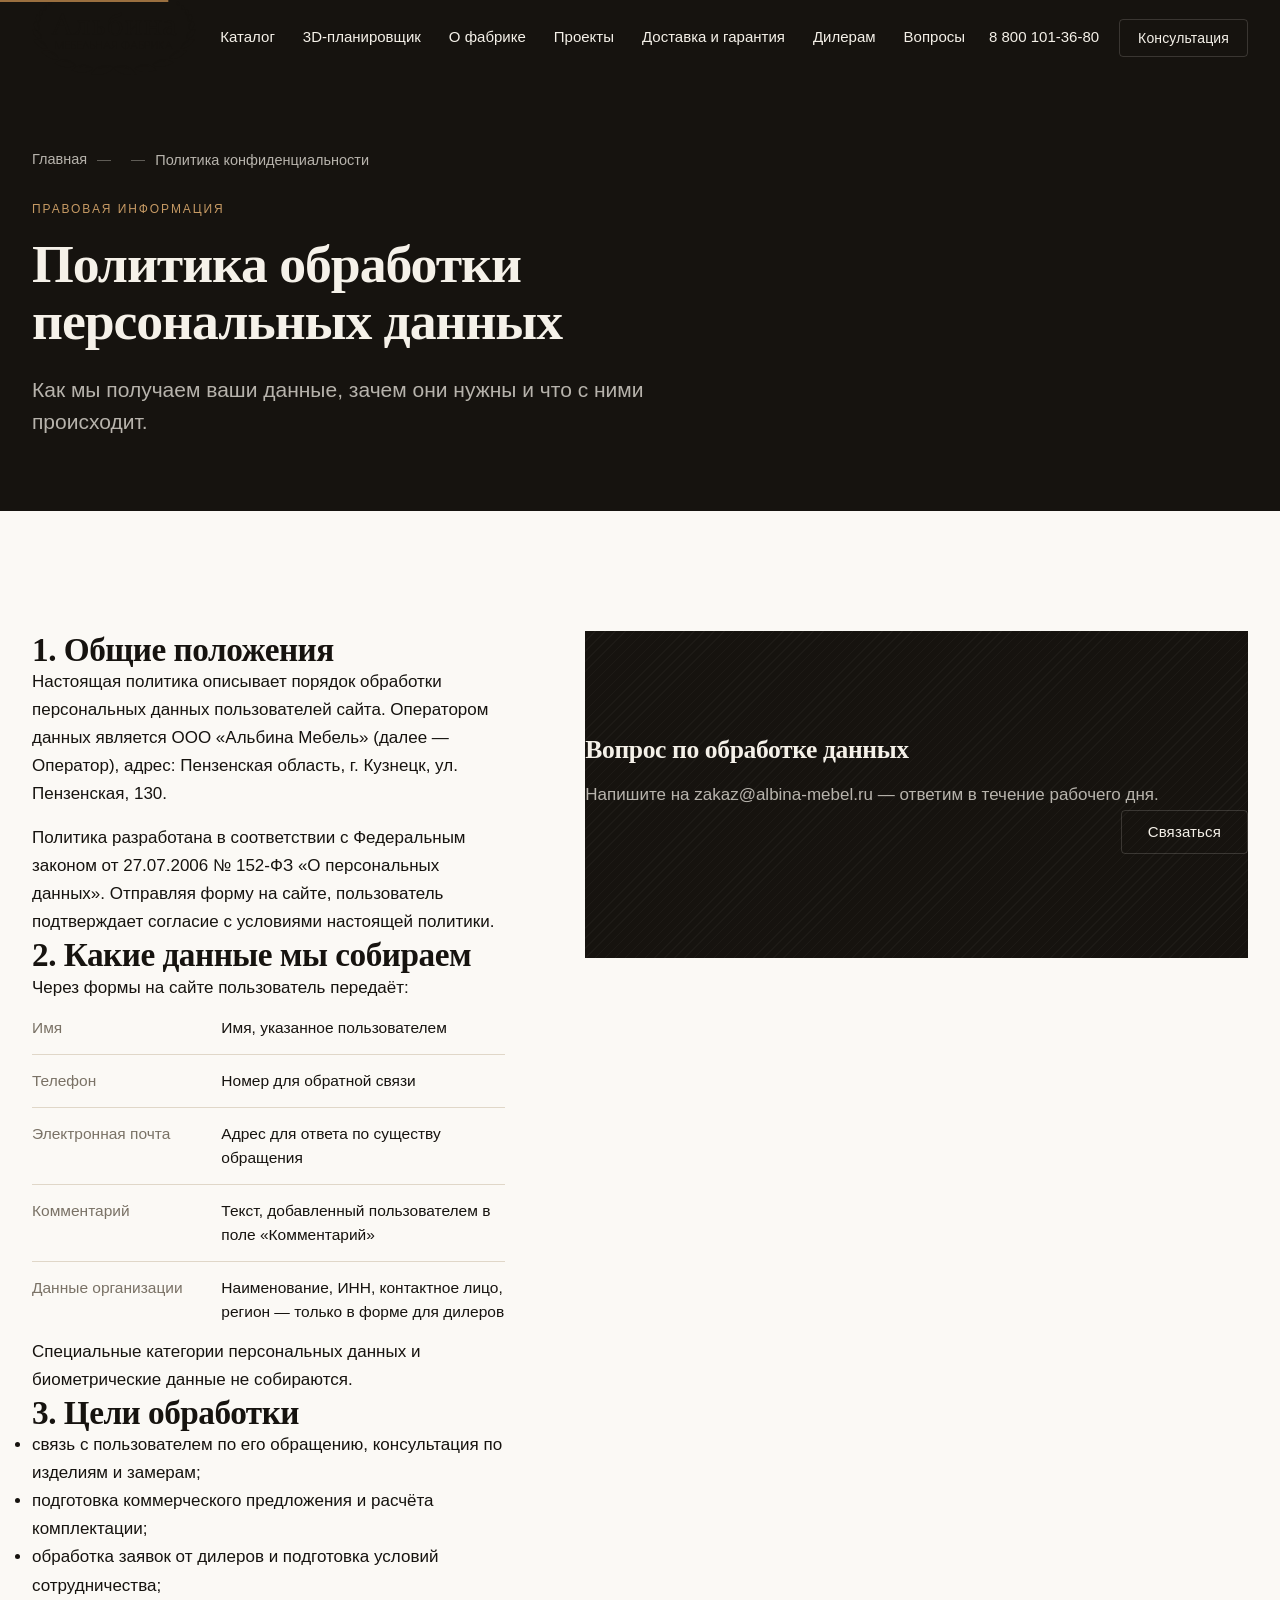
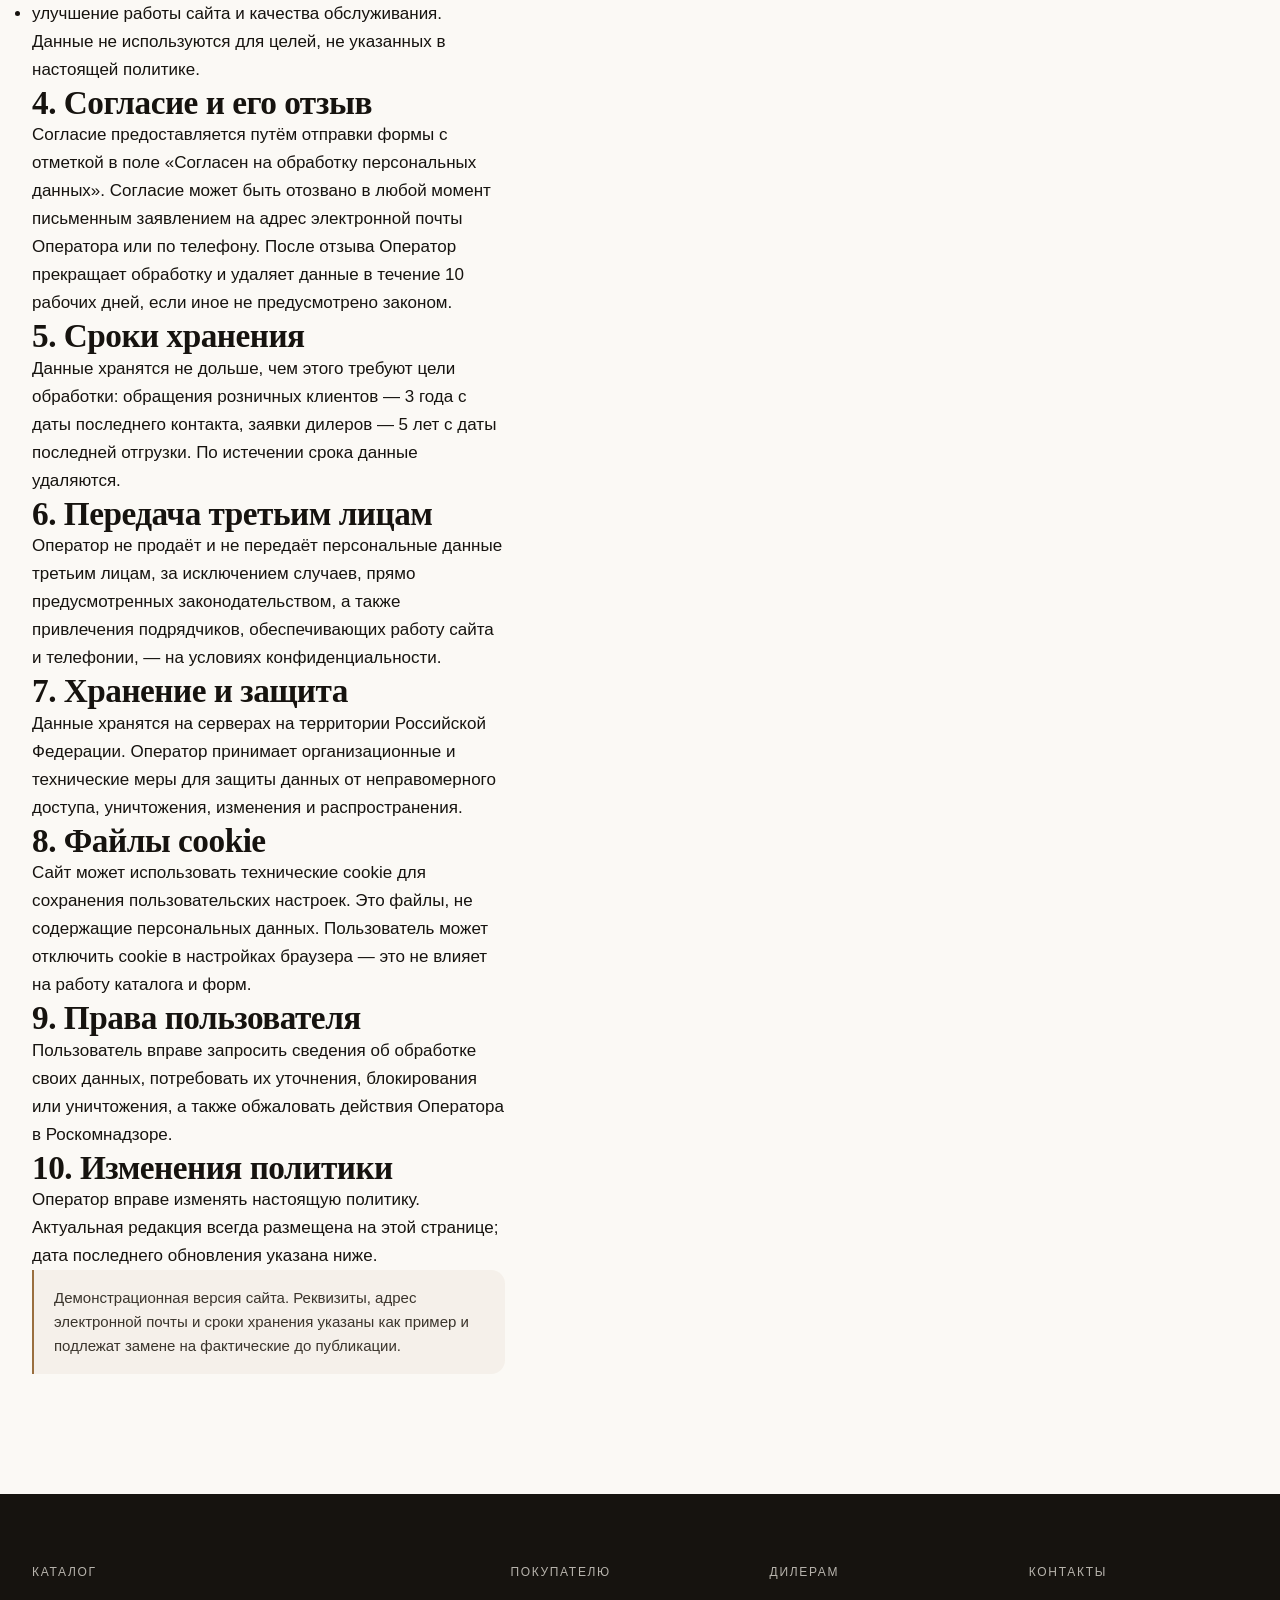
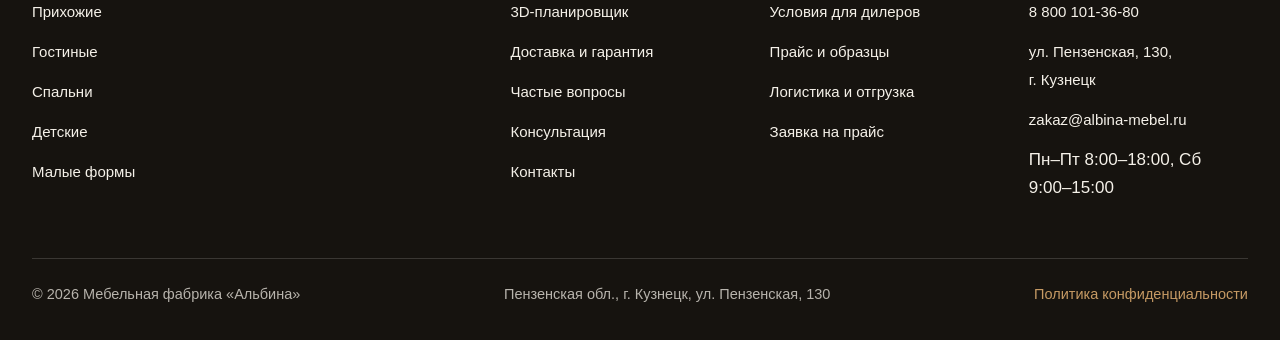
<file: privacy.html>
<!DOCTYPE html>
<html lang="ru">
<head>
  <meta charset="UTF-8">
  <meta name="viewport" content="width=device-width, initial-scale=1">
  <title>Политика конфиденциальности — Мебельная фабрика «Альбина»</title>
  <meta name="description" content="Порядок обработки персональных данных пользователей сайта мебельной фабрики «Альбина» в соответствии с Федеральным законом № 152-ФЗ.">
  <meta name="robots" content="noindex">
  <link rel="stylesheet" href="assets/css/styles.css">
  <script>document.documentElement.classList.add('js')</script>
  <script src="assets/js/main.js" defer></script>
</head>
<body>
  <a class="skip-link" href="#main">Перейти к содержимому</a>
  <header class="header">
  <div class="container header__inner">
    <a class="logo" href="index.html">
      <img src="assets/img/logo-dark.svg" alt="Мебельная фабрика Альбина" width="176" height="36">
    </a>

    <nav class="nav" id="site-nav" aria-label="Основное меню">
      <ul class="nav__list">
        <li class="nav__item"><a class="nav__link" href="catalog.html">Каталог</a></li>
        <li class="nav__item"><a class="nav__link" href="planner.html">3D-планировщик</a></li>
        <li class="nav__item"><a class="nav__link" href="about.html">О фабрике</a></li>
        <li class="nav__item"><a class="nav__link" href="cases.html">Проекты</a></li>
        <li class="nav__item"><a class="nav__link" href="delivery.html" aria-current="page">Доставка и гарантия</a></li>
        <li class="nav__item"><a class="nav__link" href="dealers.html">Дилерам</a></li>
        <li class="nav__item"><a class="nav__link" href="faq.html">Вопросы</a></li>
      </ul>
    </nav>

    <div class="header__actions">
      <a class="header__phone" href="tel:+78001013680" aria-label="Позвонить по номеру 8 800 101 36 80">8 800 101-36-80</a>
      <a class="btn btn--primary btn--sm" href="#consultation" data-magnetic>Консультация</a>
      <button class="burger" type="button" aria-label="Меню" aria-expanded="false" aria-controls="site-nav">
        <span></span><span></span><span></span>
      </button>
    </div>
  </div>
</header>

  <main id="main">
    <section class="page-hero">
      <div class="container">
        <nav class="breadcrumbs" aria-label="Хлебные крошки">
          <a href="">Главная</a><span></span><span>Политика конфиденциальности</span>
        </nav>
        <p class="eyebrow">Правовая информация</p>
        <h1 data-lines><span class="line"><span>Политика обработки</span></span><span class="line"><span>персональных данных</span></span></h1>
        <p class="lead">Как мы получаем ваши данные, зачем они нужны и что с ними происходит.</p>
      </div>
    </section>

    <section class="section">
      <div class="container">
        <div class="split split--sticky">
          <div class="prose">

            <h2 data-lines><span class="line"><span>1. Общие положения</span></span></h2>
            <p>Настоящая политика описывает порядок обработки персональных данных пользователей сайта. Оператором данных является ООО «Альбина Мебель» (далее — Оператор), адрес: Пензенская область, г. Кузнецк, ул. Пензенская, 130.</p>
            <p>Политика разработана в соответствии с Федеральным законом от 27.07.2006 № 152-ФЗ «О персональных данных». Отправляя форму на сайте, пользователь подтверждает согласие с условиями настоящей политики.</p>
            <!-- ДЕМО-ДАННЫЕ: ИНН/ОГРН и email ниже — выдуманы, сверить с учредительными документами. -->

            <h2 data-lines><span class="line"><span>2. Какие данные мы собираем</span></span></h2>
            <p>Через формы на сайте пользователь передаёт:</p>
            <div class="table-wrap">
              <table class="spec">
                <tbody>
                  <tr><th scope="row">Имя</th><td>Имя, указанное пользователем</td></tr>
                  <tr><th scope="row">Телефон</th><td>Номер для обратной связи</td></tr>
                  <tr><th scope="row">Электронная почта</th><td>Адрес для ответа по существу обращения</td></tr>
                  <tr><th scope="row">Комментарий</th><td>Текст, добавленный пользователем в поле «Комментарий»</td></tr>
                  <tr><th scope="row">Данные организации</th><td>Наименование, ИНН, контактное лицо, регион — только в форме для дилеров</td></tr>
                </tbody>
              </table>
            </div>
            <p>Специальные категории персональных данных и биометрические данные не собираются.</p>

            <h2 data-lines><span class="line"><span>3. Цели обработки</span></span></h2>
            <ul data-stagger>
              <li>связь с пользователем по его обращению, консультация по изделиям и замерам;</li>
              <li>подготовка коммерческого предложения и расчёта комплектации;</li>
              <li>обработка заявок от дилеров и подготовка условий сотрудничества;</li>
              <li>улучшение работы сайта и качества обслуживания.</li>
            </ul>
            <p>Данные не используются для целей, не указанных в настоящей политике.</p>

            <h2 data-lines><span class="line"><span>4. Согласие и его отзыв</span></span></h2>
            <p>Согласие предоставляется путём отправки формы с отметкой в поле «Согласен на обработку персональных данных». Согласие может быть отозвано в любой момент письменным заявлением на адрес электронной почты Оператора или по телефону. После отзыва Оператор прекращает обработку и удаляет данные в течение 10 рабочих дней, если иное не предусмотрено законом.</p>

            <h2 data-lines><span class="line"><span>5. Сроки хранения</span></span></h2>
            <p>Данные хранятся не дольше, чем этого требуют цели обработки: обращения розничных клиентов — 3 года с даты последнего контакта, заявки дилеров — 5 лет с даты последней отгрузки. По истечении срока данные удаляются.</p>

            <h2 data-lines><span class="line"><span>6. Передача третьим лицам</span></span></h2>
            <p>Оператор не продаёт и не передаёт персональные данные третьим лицам, за исключением случаев, прямо предусмотренных законодательством, а также привлечения подрядчиков, обеспечивающих работу сайта и телефонии, — на условиях конфиденциальности.</p>

            <h2 data-lines><span class="line"><span>7. Хранение и защита</span></span></h2>
            <p>Данные хранятся на серверах на территории Российской Федерации. Оператор принимает организационные и технические меры для защиты данных от неправомерного доступа, уничтожения, изменения и распространения.</p>

            <h2 data-lines><span class="line"><span>8. Файлы cookie</span></span></h2>
            <p>Сайт может использовать технические cookie для сохранения пользовательских настроек. Это файлы, не содержащие персональных данных. Пользователь может отключить cookie в настройках браузера — это не влияет на работу каталога и форм.</p>

            <h2 data-lines><span class="line"><span>9. Права пользователя</span></span></h2>
            <p>Пользователь вправе запросить сведения об обработке своих данных, потребовать их уточнения, блокирования или уничтожения, а также обжаловать действия Оператора в Роскомнадзоре.</p>

            <h2 data-lines><span class="line"><span>10. Изменения политики</span></span></h2>
            <p>Оператор вправе изменять настоящую политику. Актуальная редакция всегда размещена на этой странице; дата последнего обновления указана ниже.</p>

            <div class="note">
              <p>Демонстрационная версия сайта. Реквизиты, адрес электронной почты и сроки хранения указаны как пример и подлежат замене на фактические до публикации.</p>
            </div>
          </div>

          <aside>
            <div class="banner">
              <div class="banner__text">
                <h2 class="h3" data-lines><span class="line"><span>Вопрос по обработке данных</span></span></h2>
                <p>Напишите на zakaz@albina-mebel.ru — ответим в течение рабочего дня.</p>
              </div>
              <div class="banner__actions">
                <a class="btn btn--light" href="contacts.html#consultation" data-magnetic>Связаться</a>
              </div>
            </div>
          </aside>
        </div>
      </div>
    </section>
  </main>

  <footer class="footer">
  <div class="container">
    <div class="footer__inner">
      <div class="footer__col">
        <h2 class="footer__title">Каталог</h2>
        <ul class="footer__list">
          <li><a href="catalog.html#prihozhie">Прихожие</a></li>
          <li><a href="catalog.html#gostinye">Гостиные</a></li>
          <li><a href="catalog.html#spalni">Спальни</a></li>
          <li><a href="catalog.html#detskie">Детские</a></li>
          <li><a href="catalog.html#malye-formy">Малые формы</a></li>
        </ul>
      </div>

      <div class="footer__col">
        <h2 class="footer__title">Покупателю</h2>
        <ul class="footer__list">
          <li><a href="planner.html">3D-планировщик</a></li>
          <li><a href="delivery.html">Доставка и гарантия</a></li>
          <li><a href="faq.html">Частые вопросы</a></li>
          <li><a href="contacts.html#consultation">Консультация</a></li>
          <li><a href="contacts.html">Контакты</a></li>
        </ul>
      </div>

      <div class="footer__col">
        <h2 class="footer__title">Дилерам</h2>
        <ul class="footer__list">
          <li><a href="dealers.html">Условия для дилеров</a></li>
          <li><a href="dealers.html#prays">Прайс и образцы</a></li>
          <li><a href="dealers.html#logistika">Логистика и отгрузка</a></li>
          <li><a href="dealers.html#zayavka">Заявка на прайс</a></li>
        </ul>
      </div>

      <div class="footer__col">
        <h2 class="footer__title">Контакты</h2>
        <ul class="footer__list">
          <li><a href="tel:+78001013680">8 800 101-36-80</a></li>
          <li><a href="contacts.html">ул. Пензенская, 130,<br>г. Кузнецк</a></li>
          <!-- ДЕМО-ДАННЫЕ: e-mail. Заменить на реальный адрес для заявок. -->
          <li><a href="mailto:zakaz@albina-mebel.ru">zakaz@albina-mebel.ru</a></li>
          <li>Пн–Пт 8:00–18:00, Сб 9:00–15:00</li>
        </ul>
      </div>
    </div>

    <div class="footer__bottom">
      <p>© <span class="footer__year" data-year>2025</span> Мебельная фабрика «Альбина»</p>
      <p>Пензенская обл., г. Кузнецк, ул. Пензенская, 130</p>
      <a class="link link--light" href="privacy.html">Политика конфиденциальности</a>
    </div>
  </div>
</footer>
  <a class="btn btn--primary mobile-cta" href="contacts.html#consultation" data-magnetic>Записаться на консультацию</a>
</body>
</html>
</file>
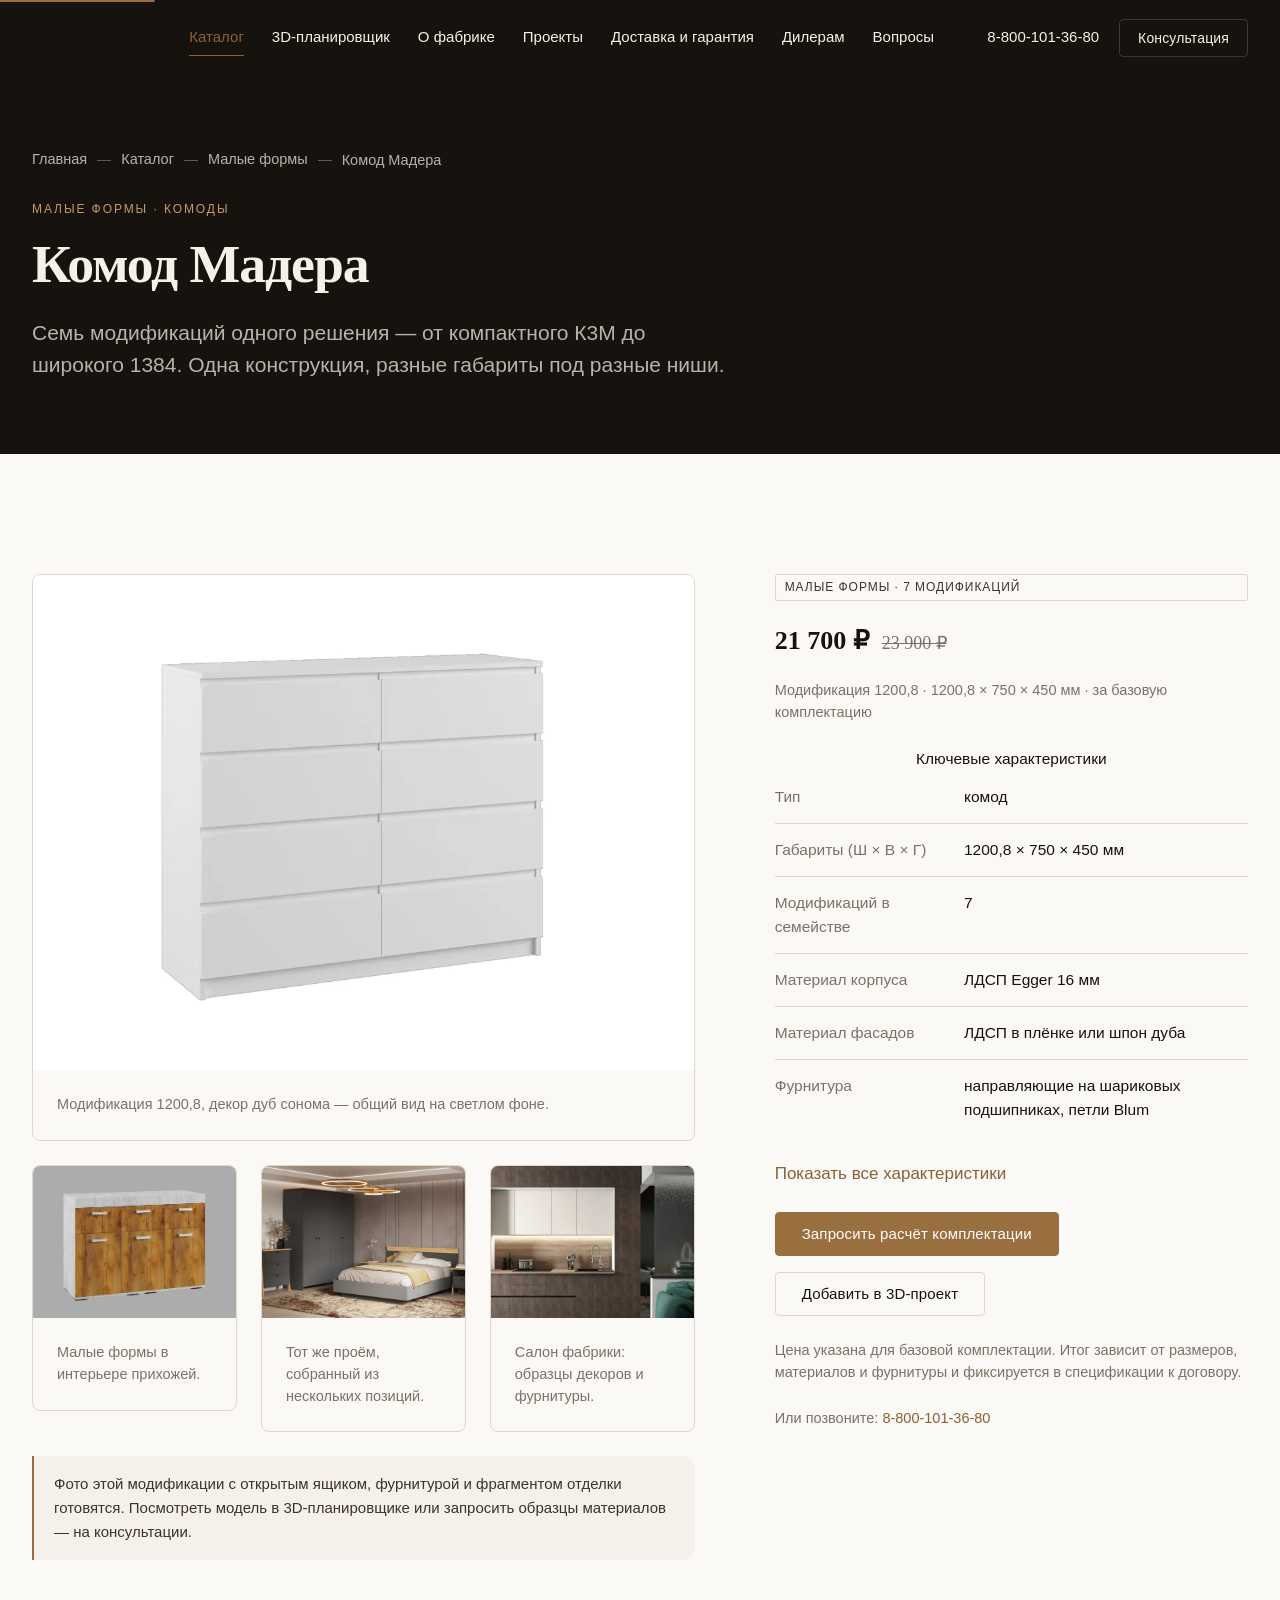
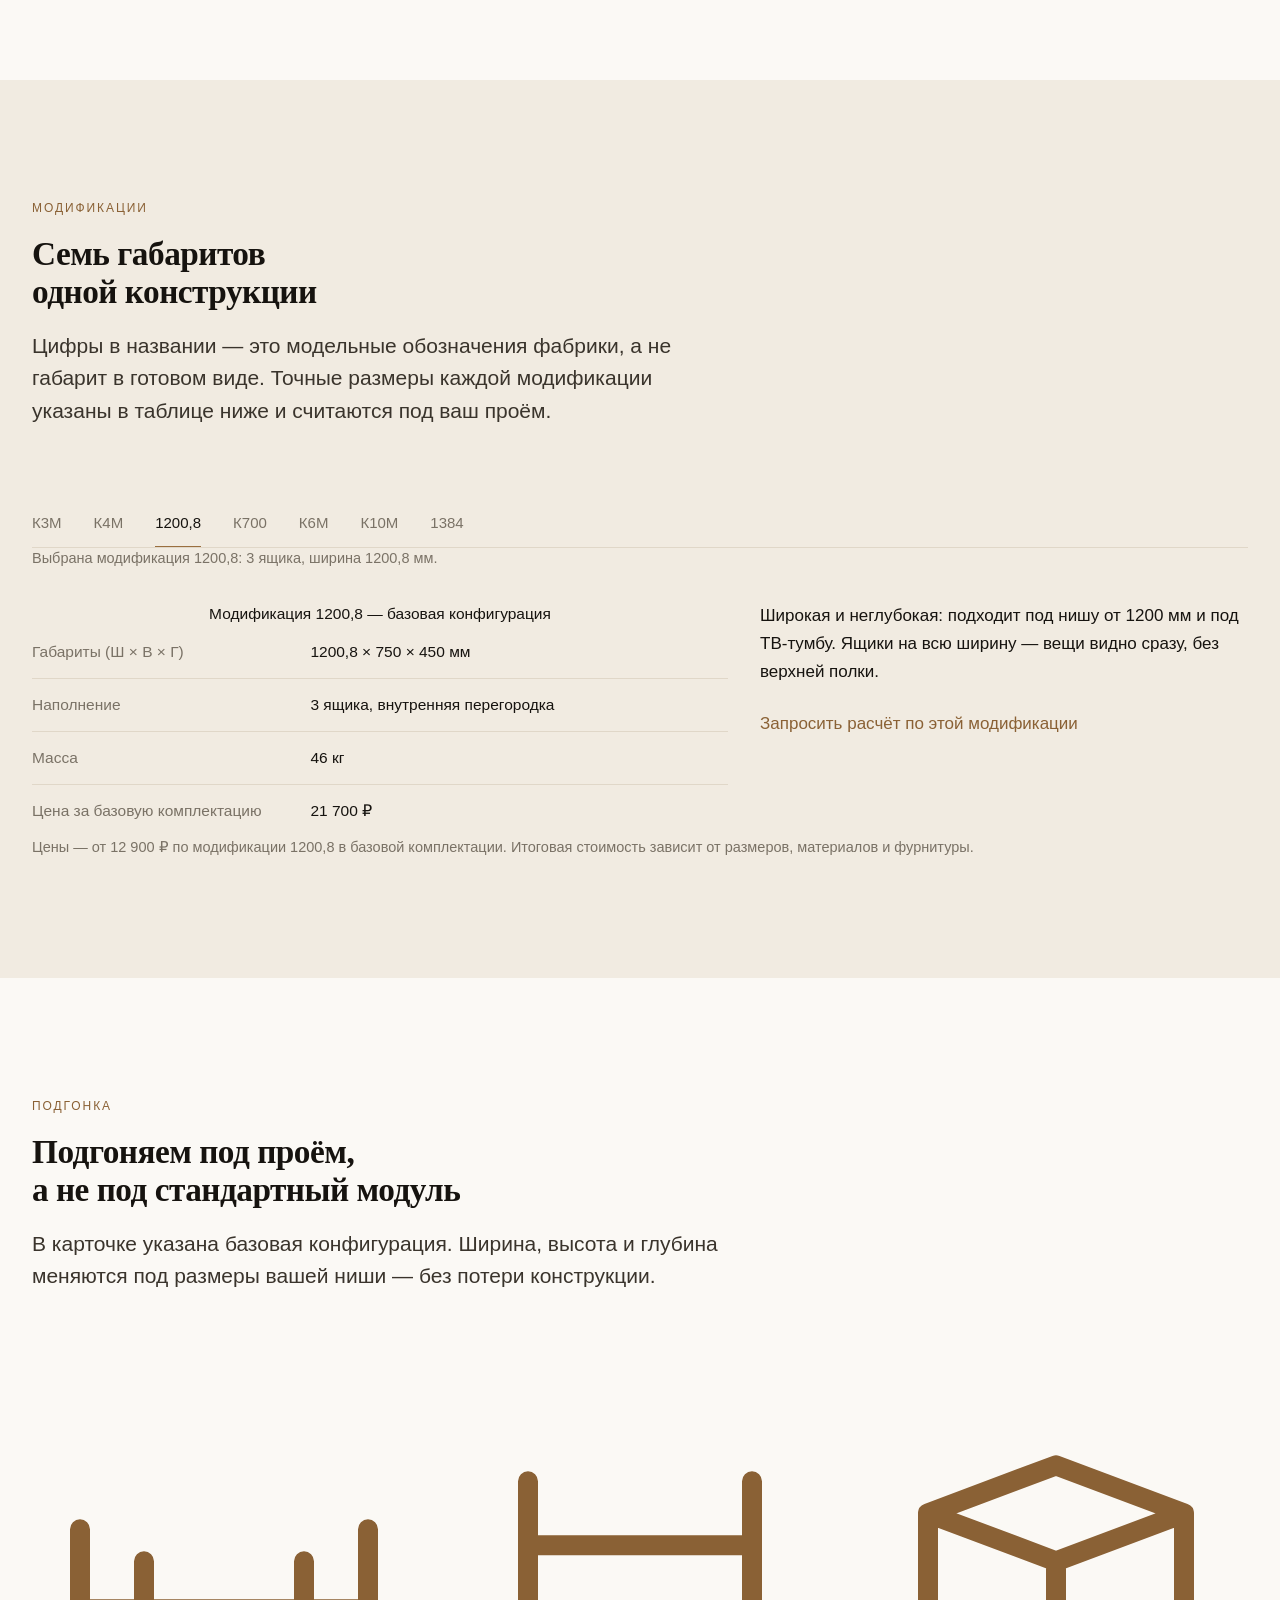
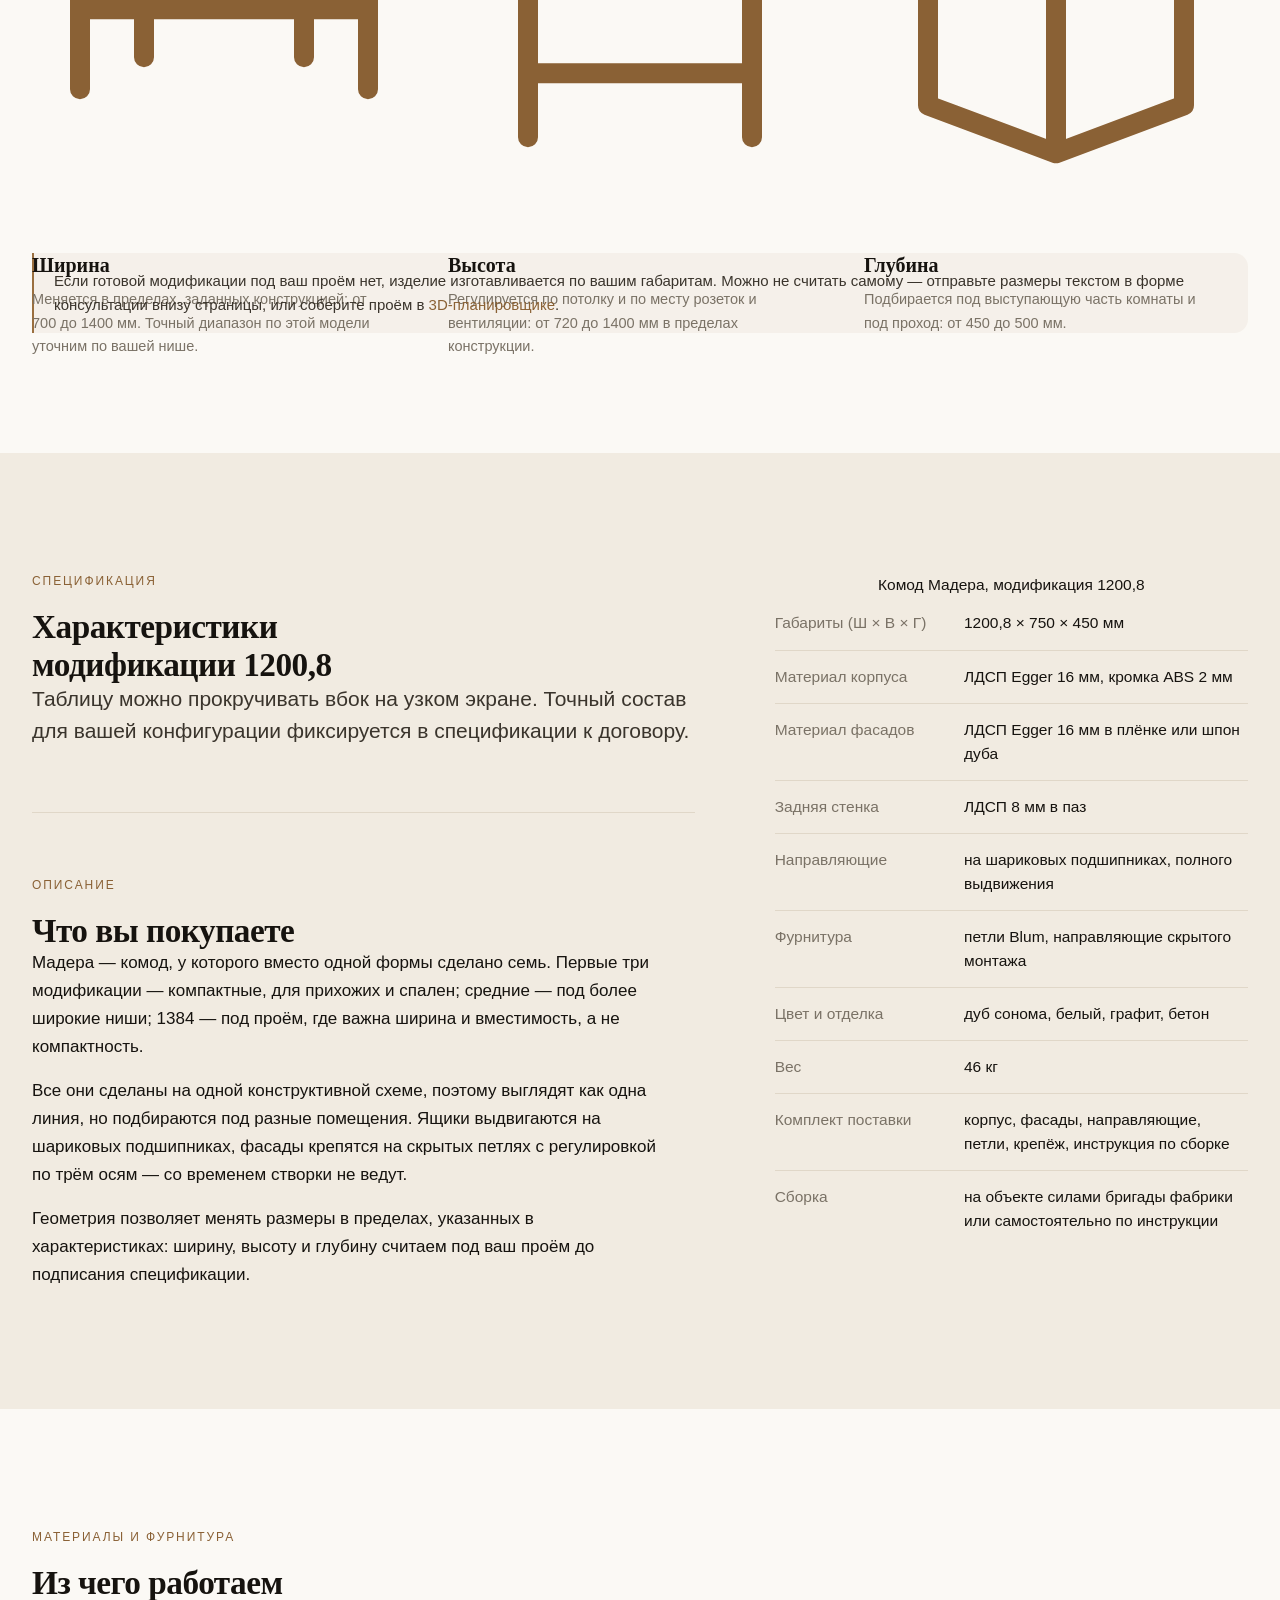
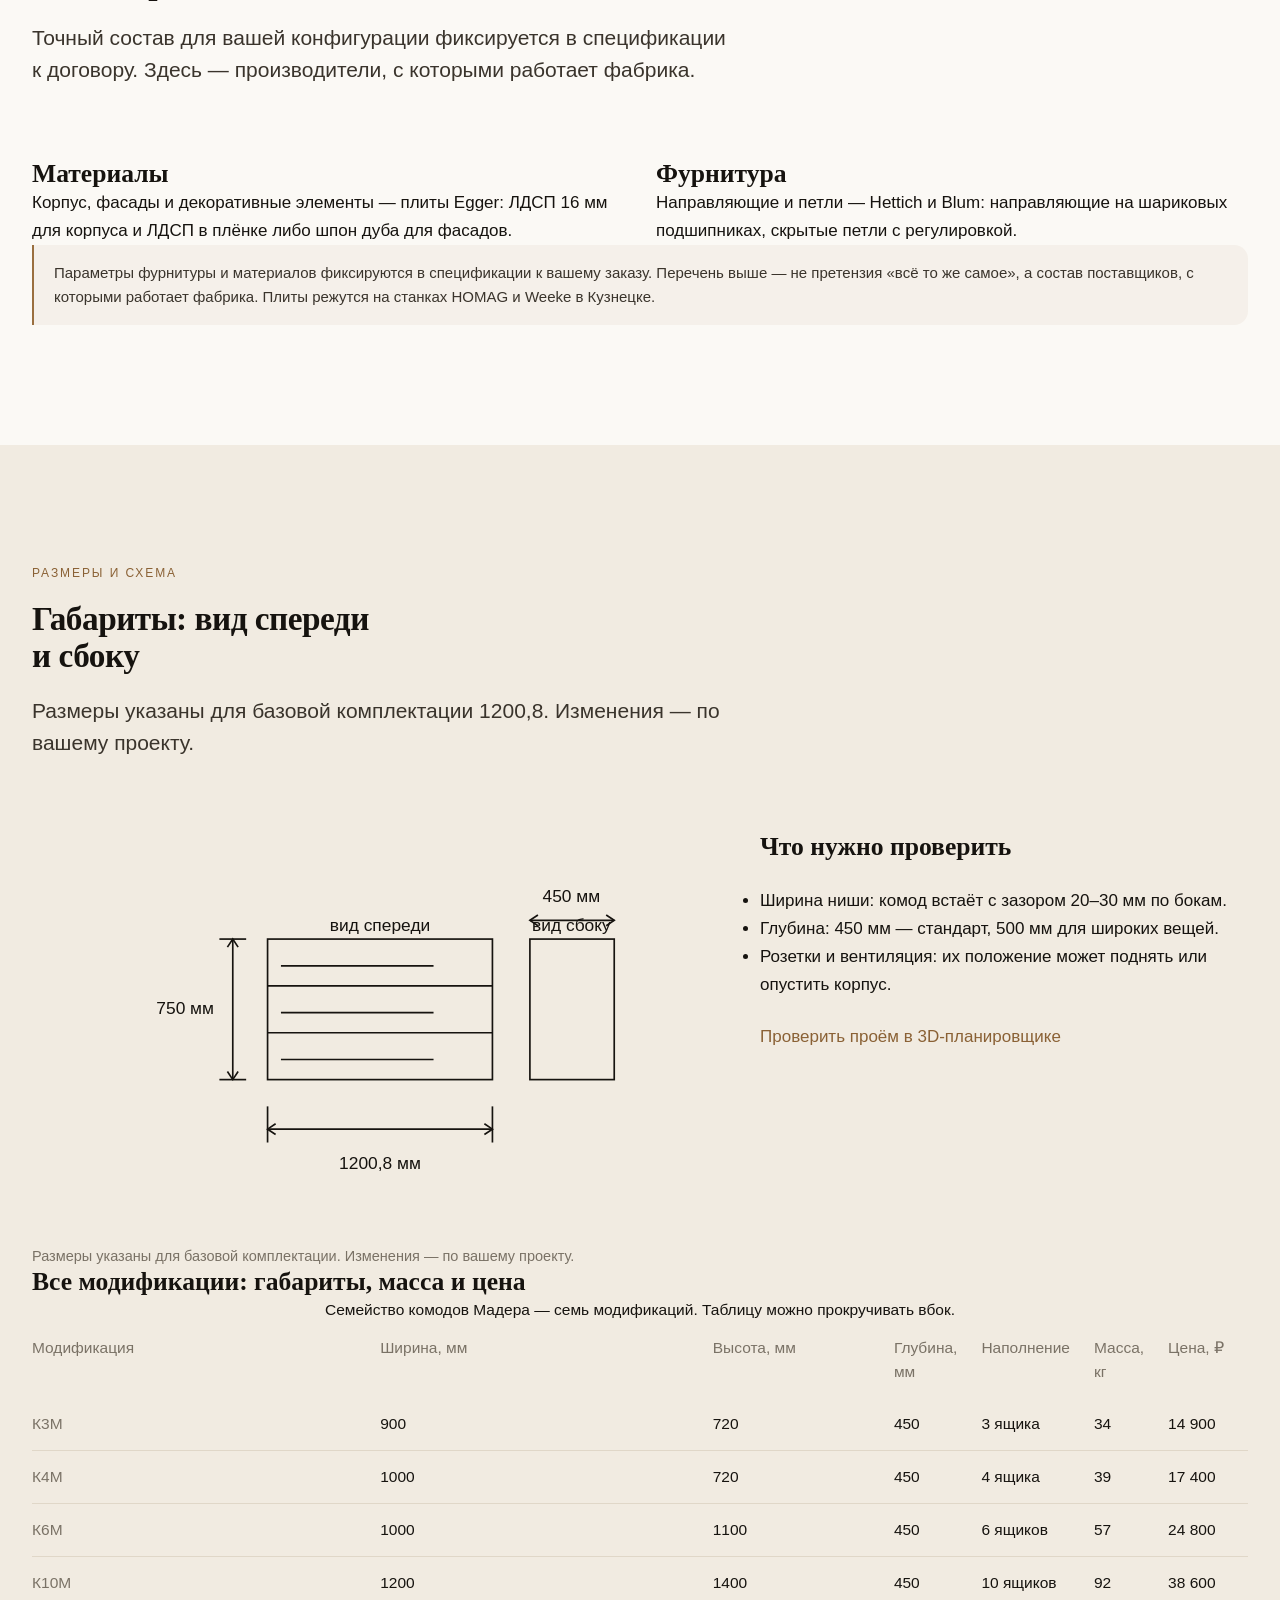
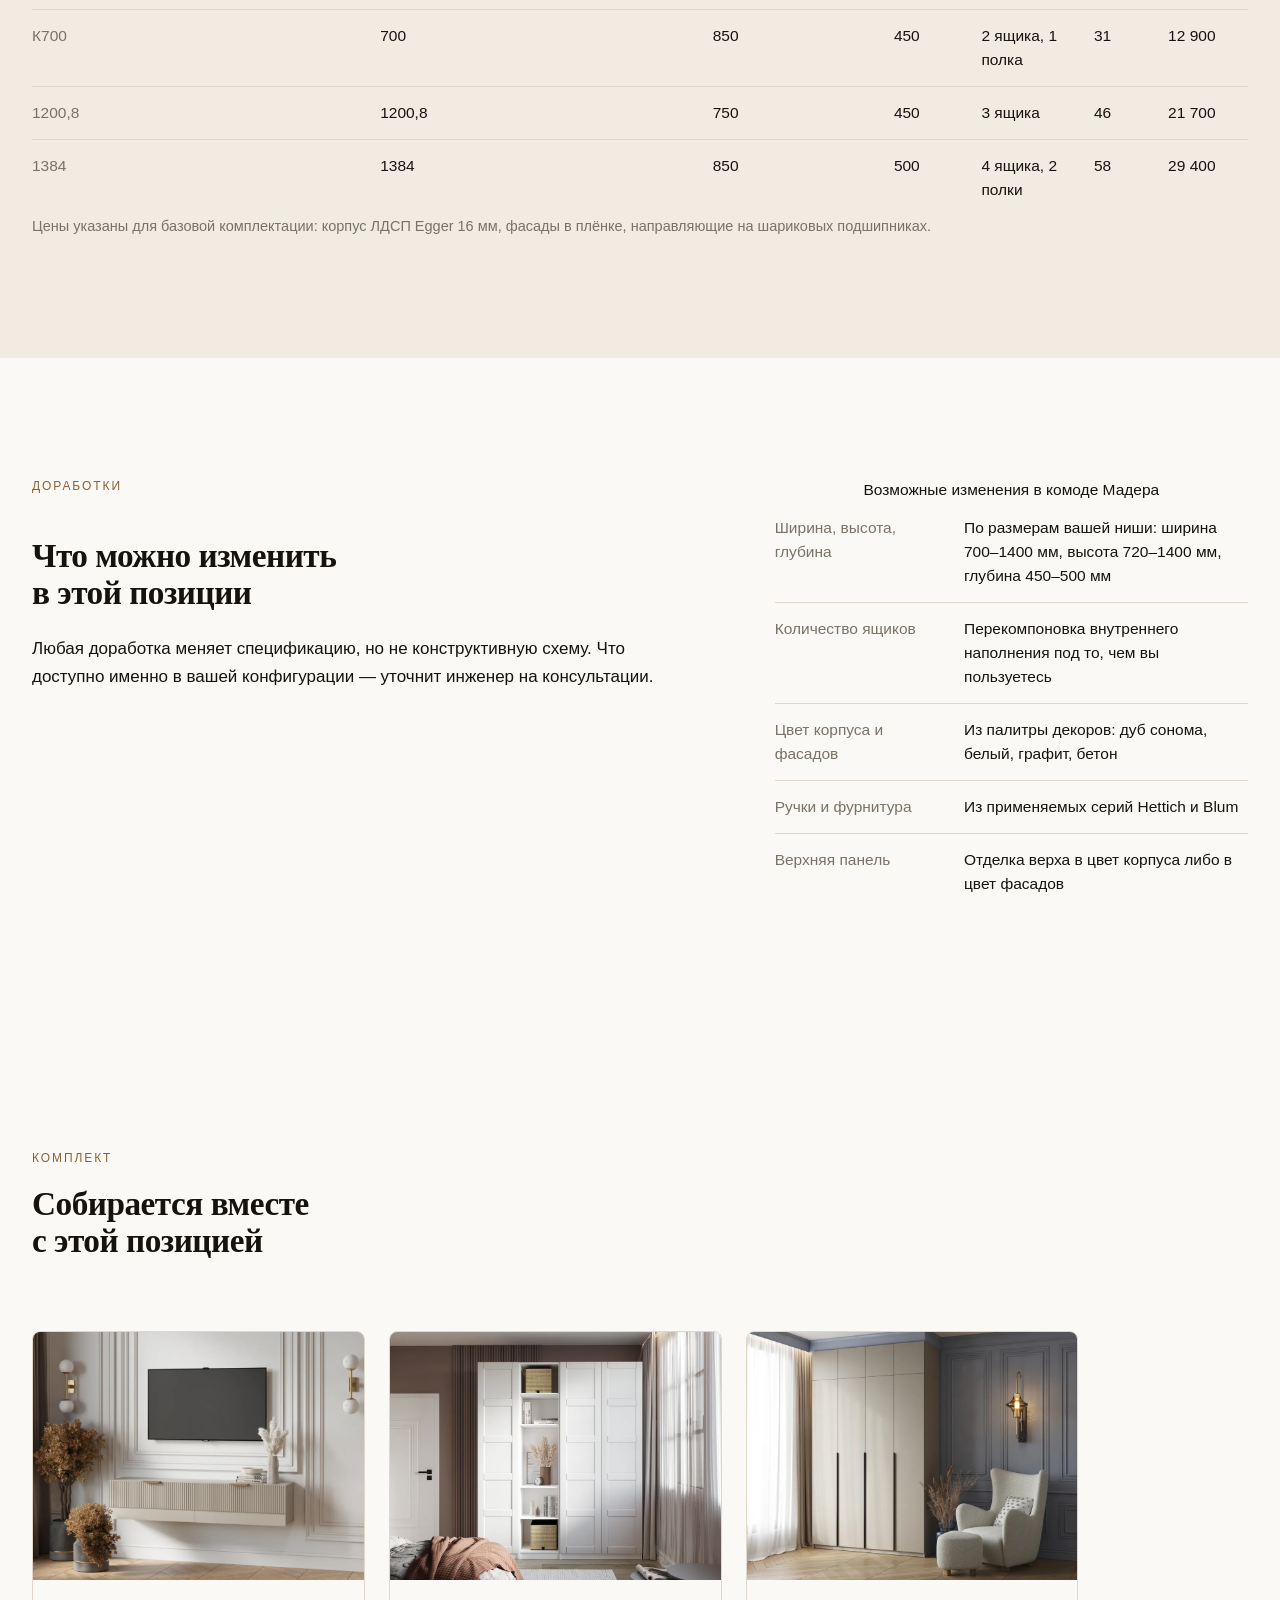
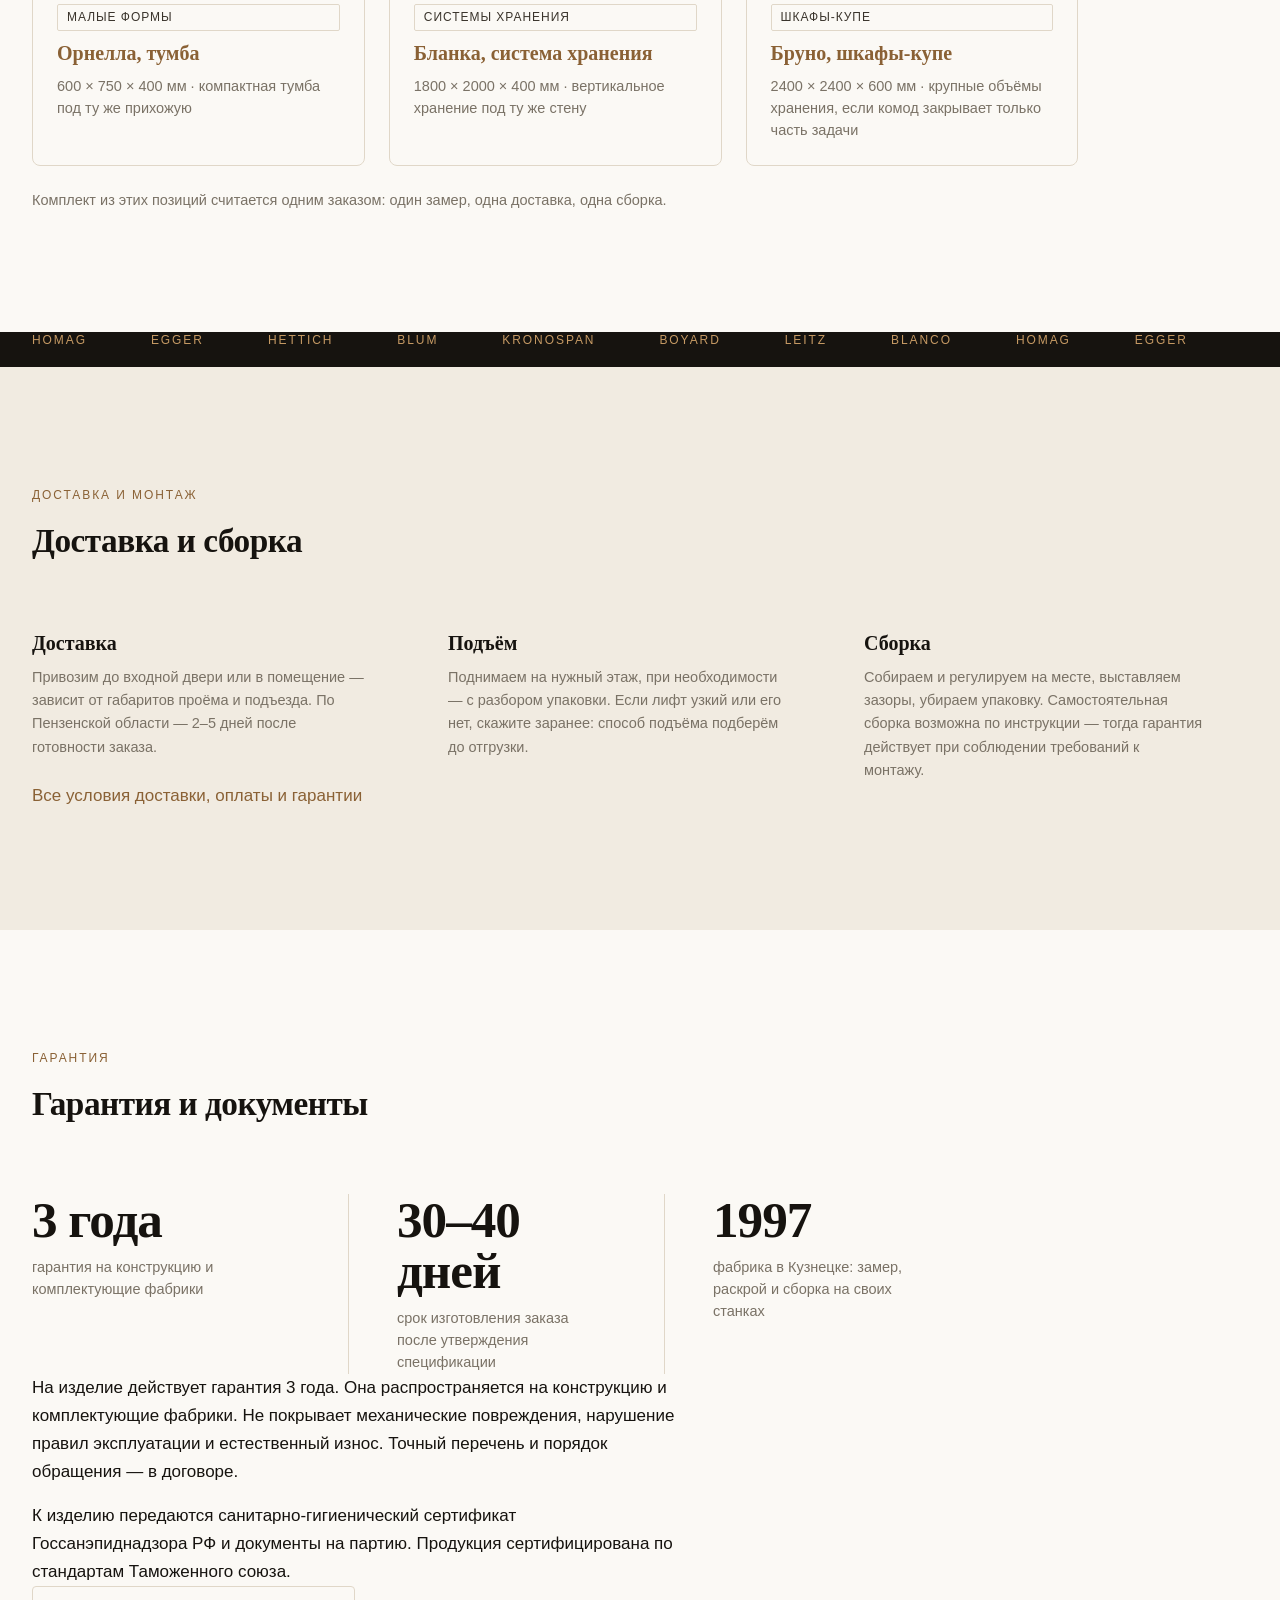
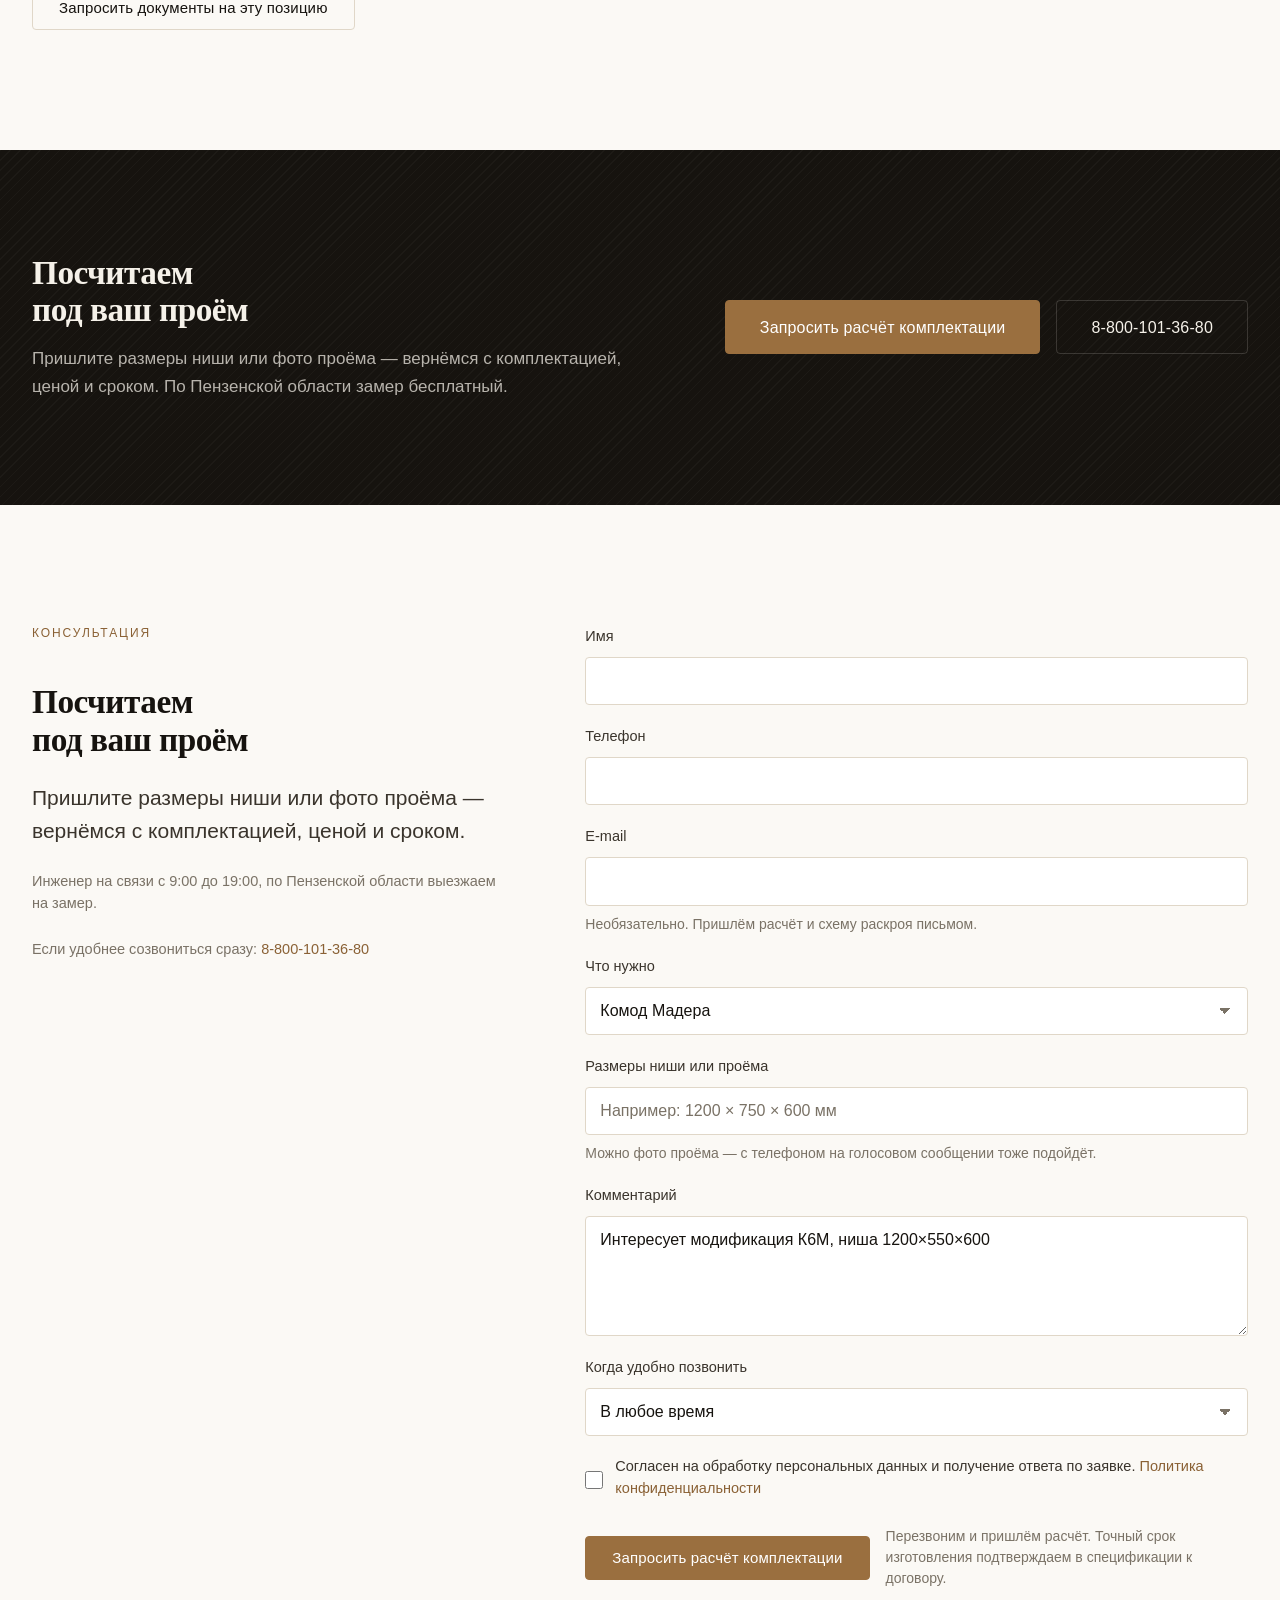
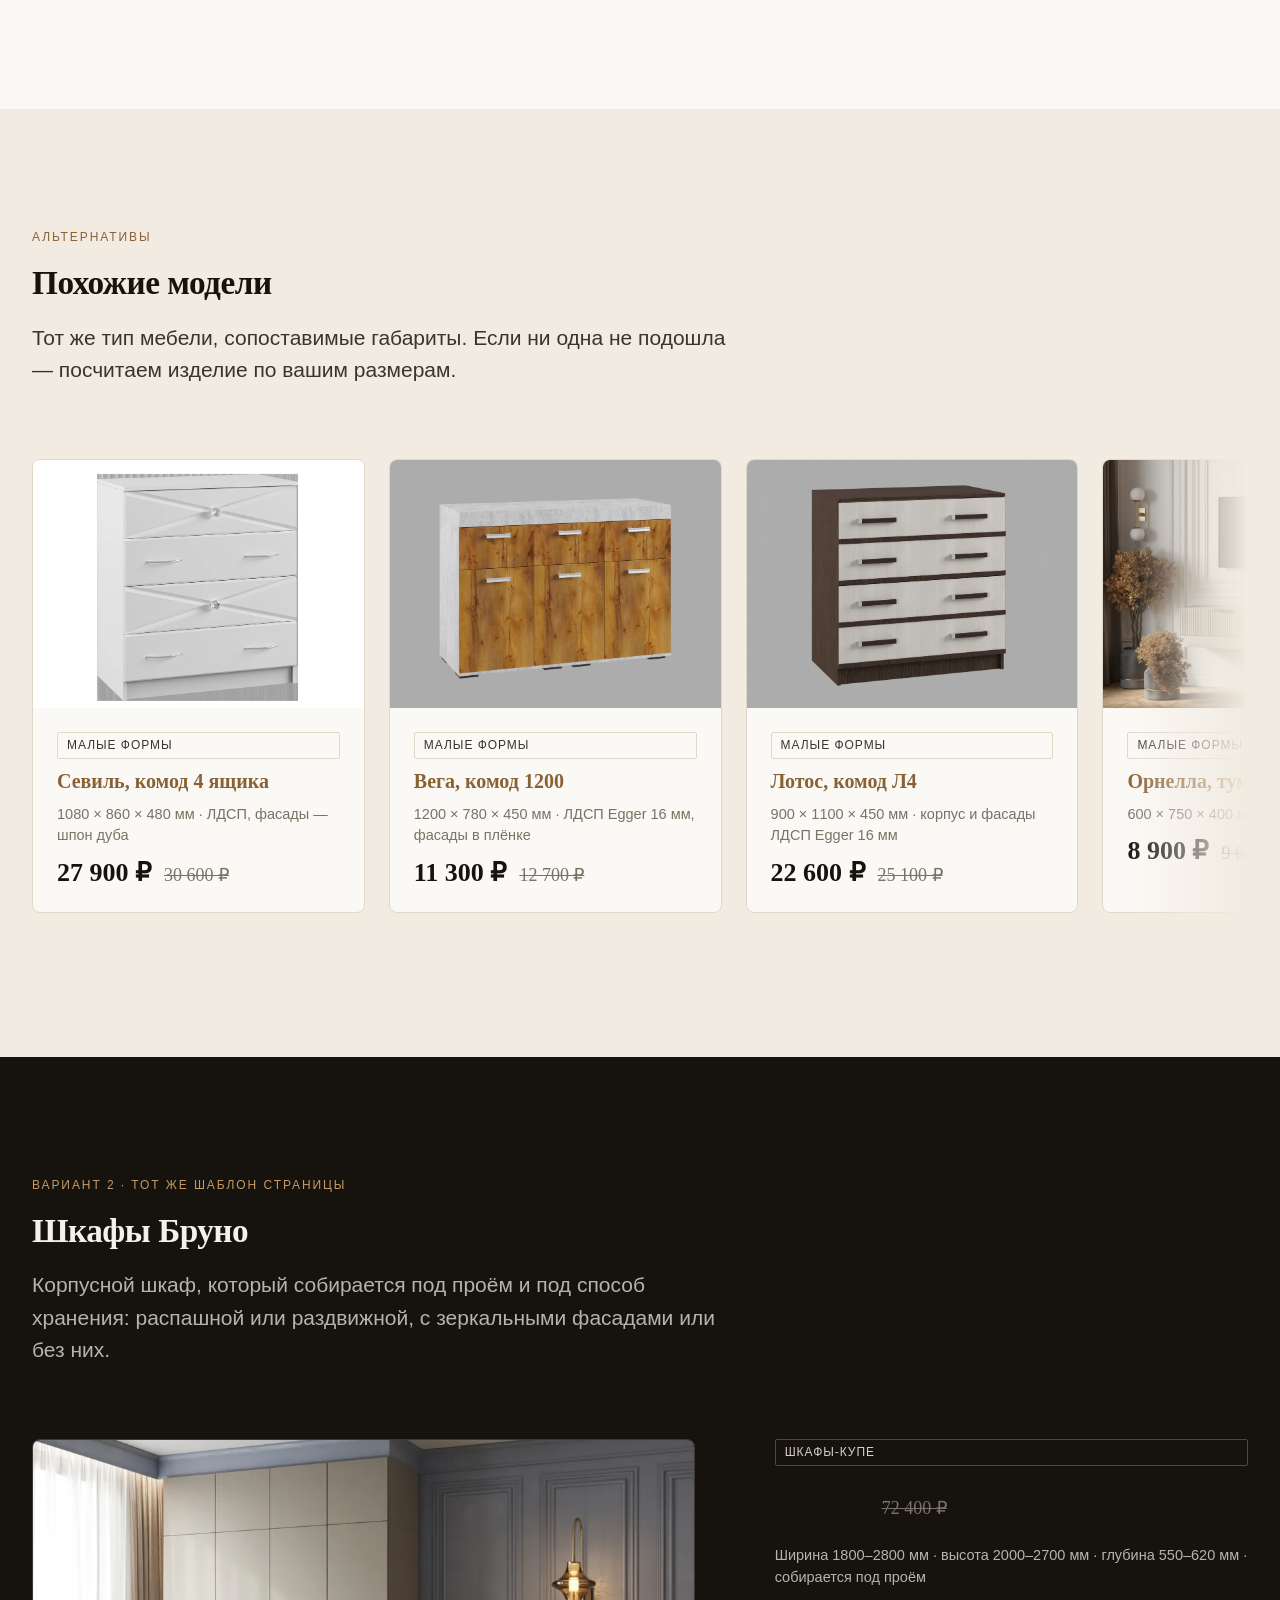
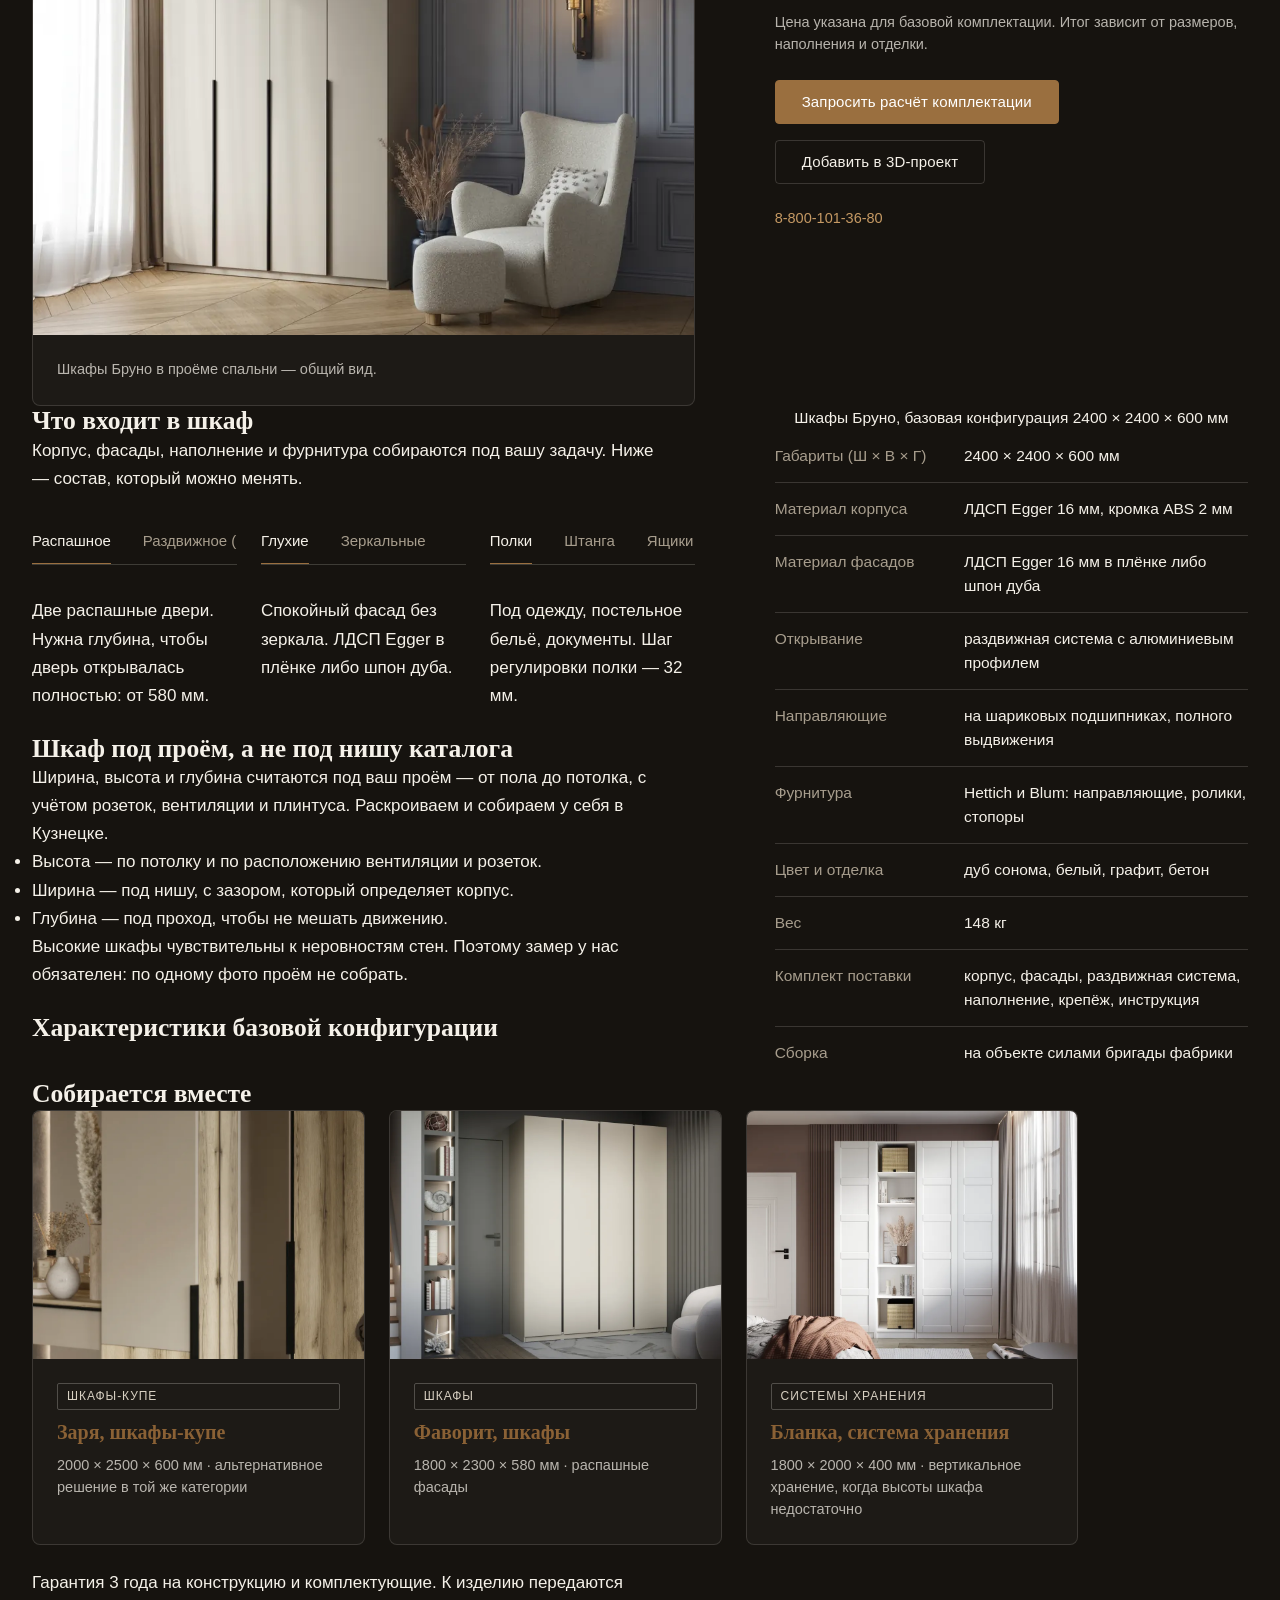
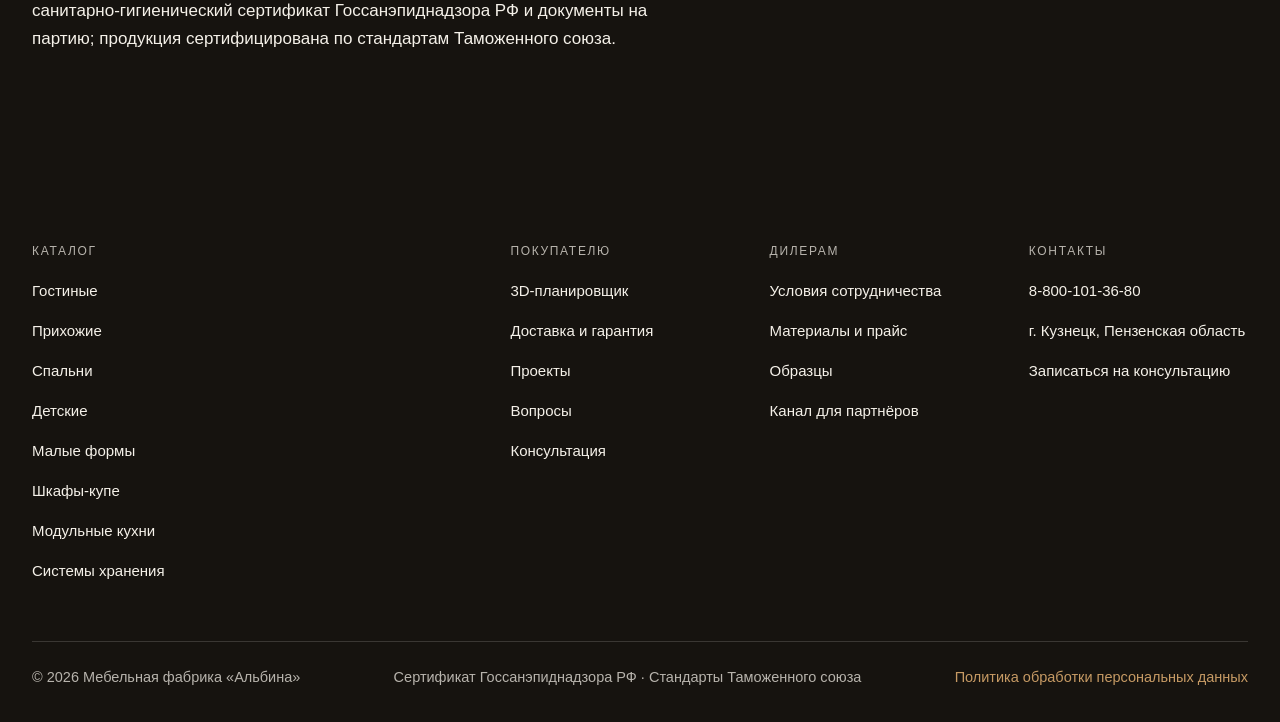
<file: product.html>
<!DOCTYPE html>
<html lang="ru">
<head>
  <meta charset="utf-8">
  <meta name="viewport" content="width=device-width, initial-scale=1">
  <title>Комод Мадера — 7 модификаций | Мебельная фабрика «Альбина»</title>
  <meta name="description" content="Комод Мадера: семь модификаций одной конструкции от К3М до 1384. Габариты, материалы, фурнитура, схема размеров и расчёт под ваш проём.">
  <link rel="stylesheet" href="assets/css/styles.css">
  <script>document.documentElement.classList.add('js');</script>
  <script src="assets/js/main.js" defer></script>
</head>
<body>
  <a class="skip-link" href="#main">Перейти к содержимому</a>

  <header class="header">
    <div class="container">
      <div class="header__inner">
        <a class="logo" href="index.html">
          <img src="assets/img/logo-dark.svg" alt="Мебельная фабрика Альбина" width="104" height="47">
        </a>

        <nav class="nav" id="site-nav" aria-label="Основная навигация">
          <ul class="nav__list">
            <li class="nav__item"><a class="nav__link is-active" href="catalog.html">Каталог</a></li>
            <li class="nav__item"><a class="nav__link" href="planner.html">3D-планировщик</a></li>
            <li class="nav__item"><a class="nav__link" href="about.html">О фабрике</a></li>
            <li class="nav__item"><a class="nav__link" href="cases.html">Проекты</a></li>
            <li class="nav__item"><a class="nav__link" href="delivery.html">Доставка и гарантия</a></li>
            <li class="nav__item"><a class="nav__link" href="dealers.html">Дилерам</a></li>
            <li class="nav__item"><a class="nav__link" href="faq.html">Вопросы</a></li>
          </ul>
          <a class="btn btn--primary nav__cta" href="contacts.html#consultation" data-magnetic>Записаться на консультацию</a>
        </nav>

        <div class="header__actions">
          <a class="header__phone" href="tel:88001013680">8-800-101-36-80</a>
          <a class="btn btn--primary btn--sm" href="contacts.html#consultation" data-magnetic>Консультация</a>
        </div>

        <button class="burger" type="button" aria-label="Открыть меню" aria-expanded="false" aria-controls="site-nav">
          <span></span><span></span><span></span>
        </button>
      </div>
    </div>
  </header>

  <main id="main">

    <!-- ШАПКА ПОЗИЦИИ -->
    <section class="page-hero">
      <div class="container">
        <div class="page-hero__inner">
          <nav class="breadcrumbs" aria-label="Хлебные крошки">
            <a href="index.html">Главная</a>
            <a href="catalog.html">Каталог</a>
            <a href="catalog.html?category=malye-formy">Малые формы</a>
            <span aria-current="page">Комод Мадера</span>
          </nav>
          <span class="eyebrow">Малые формы · Комоды</span>
          <h1 class="h1" data-lines><span class="line"><span>Комод Мадера</span></span></h1>
          <p class="lead">Семь модификаций одного решения — от компактного К3М до широкого 1384. Одна конструкция, разные габариты под разные ниши.</p>
        </div>
      </div>
    </section>

    <!-- ГАЛЕРЕЯ И БЛОК ЗАКАЗА.
         .split--reverse: первая колонка в разметке уходит вправо (5 кол),
         вторая — влево (7 кол). Липкость даёт .spec-sticky на колонке с ценой:
         .split--sticky здесь не добавляется намеренно — вместе с .split--reverse
         он сделал бы липкими обе колонки. -->
    <section class="section">
      <div class="container">
        <div class="split split--reverse">

          <!-- КОЛОНКА С ЦЕНОЙ И ЗАКАЗОМ — ЛИПКАЯ (5 кол, справа) -->
          <div class="stack spec-sticky">
            <span class="tag">Малые формы · 7 модификаций</span>

            <!-- ДЕМО-ДАННЫЕ: характеристики и цены ниже — демонстрационные.
                 Корпус — ЛДСП Egger 16 мм, фасады — ЛДСП в плёнке либо шпон дуба на выбор,
                 направляющие — на шариковых подшипниках, петли Blum, цвета: дуб сонома / белый / графит / бетон.
                 Цена по семейству — от 12 900&nbsp;₽ до 38 600&nbsp;₽, у каждой модификации своя.
                 Заменить на фактическую спецификацию из учётной системы фабрики. -->
            <p class="price">21 700&nbsp;₽<span class="price--old">23 900&nbsp;₽</span></p>
            <p class="muted small">Модификация 1200,8 · 1200,8 × 750 × 450 мм · за базовую комплектацию</p>

            <div class="table-wrap">
              <table class="spec">
                <caption>Ключевые характеристики</caption>
                <tbody>
                  <tr>
                    <th scope="row">Тип</th>
                    <td>комод</td>
                  </tr>
                  <tr>
                    <th scope="row">Габариты (Ш × В × Г)</th>
                    <td>1200,8 × 750 × 450 мм</td>
                  </tr>
                  <tr>
                    <th scope="row">Модификаций в семействе</th>
                    <td>7</td>
                  </tr>
                  <tr>
                    <th scope="row">Материал корпуса</th>
                    <td>ЛДСП Egger 16 мм</td>
                  </tr>
                  <tr>
                    <th scope="row">Материал фасадов</th>
                    <td>ЛДСП в плёнке или шпон дуба</td>
                  </tr>
                  <tr>
                    <th scope="row">Фурнитура</th>
                    <td>направляющие на шариковых подшипниках, петли Blum</td>
                  </tr>
                </tbody>
              </table>
            </div>

            <p><a class="link" href="#specification">Показать все характеристики</a></p>

            <div class="row">
              <a class="btn btn--primary" href="#consultation" data-magnetic>Запросить расчёт комплектации</a>
              <a class="btn btn--ghost" href="planner.html" data-magnetic>Добавить в 3D-проект</a>
            </div>

            <p class="muted small">Цена указана для базовой комплектации. Итог зависит от размеров, материалов и фурнитуры и фиксируется в спецификации к договору.</p>
            <p class="muted small">Или позвоните: <a class="link" href="tel:88001013680">8-800-101-36-80</a></p>
          </div>

          <!-- ГАЛЕРЕЯ — 7 кол, слева -->
          <div class="stack">
            <div class="card">
              <div class="card__media">
                <img src="assets/img/prod-madera.webp" alt="Мадера Комод 1200,8" width="1600" height="1200" fetchpriority="high">
              </div>
              <div class="card__body">
                <p class="card__meta">Модификация 1200,8, декор дуб сонома — общий вид на светлом фоне.</p>
              </div>
            </div>

            <div class="grid" role="group" aria-label="Дополнительные фотографии комода Мадера" data-stagger>
              <div class="col-4">
                <div class="card">
                  <div class="card__media">
                    <img src="assets/img/cat-malye-formy.webp" alt="Комоды, тумбы и малые формы мебели" width="1200" height="900" loading="lazy">
                  </div>
                  <div class="card__body">
                    <p class="card__meta">Малые формы в интерьере прихожей.</p>
                  </div>
                </div>
              </div>
              <div class="col-4">
                <div class="card">
                  <div class="card__media">
                    <img src="assets/img/about-2.webp" alt="Интерьер, собранный из корпусной мебели фабрики" width="1200" height="900" loading="lazy">
                  </div>
                  <div class="card__body">
                    <p class="card__meta">Тот же проём, собранный из нескольких позиций.</p>
                  </div>
                </div>
              </div>
              <div class="col-4">
                <div class="card">
                  <div class="card__media">
                    <img src="assets/img/hero.webp" alt="Корпусная мебель для гостиной — салон мебельной фабрики «Альбина»" width="1200" height="900" loading="lazy">
                  </div>
                  <div class="card__body">
                    <p class="card__meta">Салон фабрики: образцы декоров и фурнитуры.</p>
                  </div>
                </div>
              </div>
            </div>

            <div class="note">
              <p>Фото этой модификации с открытым ящиком, фурнитурой и фрагментом отделки готовятся. Посмотреть модель в 3D-планировщике или запросить образцы материалов — на консультации.</p>
            </div>
          </div>
        </div>
      </div>
    </section>

    <!-- МОДИФИКАЦИИ -->
    <section class="section section--tint" id="modifications">
      <div class="container">
        <div class="section__head">
          <span class="eyebrow">Модификации</span>
          <h2 class="h2" data-lines><span class="line"><span>Семь габаритов</span></span><span class="line"><span>одной конструкции</span></span></h2>
          <p class="lead">Цифры в названии — это модельные обозначения фабрики, а не габарит в готовом виде. Точные размеры каждой модификации указаны в таблице ниже и считаются под ваш проём.</p>
        </div>

        <!-- ДЕМО-ДАННЫЕ: расшифровка модельных обозначений и все данные модификаций — демонстрационные.
             Логика расшифровки: «К» — корпус (все позиции семейства корпусные);
             буква «М» — модификация с ящиками, число перед ней = количество ящиков:
             К3М — 3 ящика, К4М — 4 ящика, К6М — 6 ящиков, К10М — 10 ящиков (высокий корпус);
             К700, 1200,8 и 1384 — корпуса без буквы «М», у них число = ширина корпуса в миллиметрах:
             К700 — 700 мм, 1200,8 — 1200,8 мм (запятая — десятичный разделитель, код перенесён
             из технической документации вместе с точкой), 1384 — 1384 мм.
             Если в учётной системе фабрики коды другие — заменить и расшифровку, и габариты. -->
        <div class="tabs" data-tabs data-stagger role="tablist" aria-label="Модификации комода Мадера">
          <button class="tabs__btn" type="button" role="tab" data-tab="mod-k3m" id="tab-k3m" aria-controls="mod-k3m">К3М</button>
          <button class="tabs__btn" type="button" role="tab" data-tab="mod-k4m" id="tab-k4m" aria-controls="mod-k4m">К4М</button>
          <button class="tabs__btn is-active" type="button" role="tab" data-tab="mod-12008" id="tab-12008" aria-controls="mod-12008">1200,8</button>
          <button class="tabs__btn" type="button" role="tab" data-tab="mod-k700" id="tab-k700" aria-controls="mod-k700">К700</button>
          <button class="tabs__btn" type="button" role="tab" data-tab="mod-k6m" id="tab-k6m" aria-controls="mod-k6m">К6М</button>
          <button class="tabs__btn" type="button" role="tab" data-tab="mod-k10m" id="tab-k10m" aria-controls="mod-k10m">К10М</button>
          <button class="tabs__btn" type="button" role="tab" data-tab="mod-1384" id="tab-1384" aria-controls="mod-1384">1384</button>
        </div>

        <p class="muted small" aria-live="polite">Выбрана модификация 1200,8: 3 ящика, ширина 1200,8 мм.</p>

        <!-- Каждая панель сохраняет логику hidden: переключение делает main.js,
             data-stagger на сетке внутри даёт каскад при каждом переключении. -->
        <div class="tabs__panel" id="mod-12008" role="tabpanel" aria-labelledby="tab-12008">
          <div class="grid" data-stagger>
            <div class="col-7">
              <table class="spec">
                <caption>Модификация 1200,8 — базовая конфигурация</caption>
                <tbody>
                  <tr>
                    <th scope="row">Габариты (Ш × В × Г)</th>
                    <td>1200,8 × 750 × 450 мм</td>
                  </tr>
                  <tr>
                    <th scope="row">Наполнение</th>
                    <td>3 ящика, внутренняя перегородка</td>
                  </tr>
                  <tr>
                    <th scope="row">Масса</th>
                    <td>46 кг</td>
                  </tr>
                  <tr>
                    <th scope="row">Цена за базовую комплектацию</th>
                    <td>21 700&nbsp;₽</td>
                  </tr>
                </tbody>
              </table>
            </div>
            <div class="col-5 stack">
              <p>Широкая и неглубокая: подходит под нишу от 1200 мм и под ТВ-тумбу. Ящики на всю ширину — вещи видно сразу, без верхней полки.</p>
              <p><a class="link" href="#consultation">Запросить расчёт по этой модификации</a></p>
            </div>
          </div>
        </div>

        <div class="tabs__panel" id="mod-k3m" role="tabpanel" aria-labelledby="tab-k3m" hidden>
          <div class="grid" data-stagger>
            <div class="col-7">
              <table class="spec">
                <caption>Модификация К3М</caption>
                <tbody>
                  <tr>
                    <th scope="row">Габариты (Ш × В × Г)</th>
                    <td>900 × 720 × 450 мм</td>
                  </tr>
                  <tr>
                    <th scope="row">Наполнение</th>
                    <td>3 ящика</td>
                  </tr>
                  <tr>
                    <th scope="row">Масса</th>
                    <td>34 кг</td>
                  </tr>
                  <tr>
                    <th scope="row">Цена за базовую комплектацию</th>
                    <td>14 900&nbsp;₽</td>
                  </tr>
                </tbody>
              </table>
            </div>
            <div class="col-5 stack">
              <p>Самый компактный корпус семейства: прихожая, спальня, кабинет. Становится в нишу от 900 мм.</p>
              <p><a class="link" href="#consultation">Запросить расчёт по этой модификации</a></p>
            </div>
          </div>
        </div>

        <div class="tabs__panel" id="mod-k4m" role="tabpanel" aria-labelledby="tab-k4m" hidden>
          <div class="grid" data-stagger>
            <div class="col-7">
              <table class="spec">
                <caption>Модификация К4М</caption>
                <tbody>
                  <tr>
                    <th scope="row">Габариты (Ш × В × Г)</th>
                    <td>1000 × 720 × 450 мм</td>
                  </tr>
                  <tr>
                    <th scope="row">Наполнение</th>
                    <td>4 ящика</td>
                  </tr>
                  <tr>
                    <th scope="row">Масса</th>
                    <td>39 кг</td>
                  </tr>
                  <tr>
                    <th scope="row">Цена за базовую комплектацию</th>
                    <td>17 400&nbsp;₽</td>
                  </tr>
                </tbody>
              </table>
            </div>
            <div class="col-5 stack">
              <p>Метровый корпус с четырьмя ящиками одинаковой высоты — под бельё и текстиль, где важна частота доступа.</p>
              <p><a class="link" href="#consultation">Запросить расчёт по этой модификации</a></p>
            </div>
          </div>
        </div>

        <div class="tabs__panel" id="mod-k700" role="tabpanel" aria-labelledby="tab-k700" hidden>
          <div class="grid" data-stagger>
            <div class="col-7">
              <table class="spec">
                <caption>Модификация К700</caption>
                <tbody>
                  <tr>
                    <th scope="row">Габариты (Ш × В × Г)</th>
                    <td>700 × 850 × 450 мм</td>
                  </tr>
                  <tr>
                    <th scope="row">Наполнение</th>
                    <td>2 ящика, 1 открытая полка</td>
                  </tr>
                  <tr>
                    <th scope="row">Масса</th>
                    <td>31 кг</td>
                  </tr>
                  <tr>
                    <th scope="row">Цена за базовую комплектацию</th>
                    <td>12 900&nbsp;₽</td>
                  </tr>
                </tbody>
              </table>
            </div>
            <div class="col-5 stack">
              <p>Узкий корпус для ниш и простенков: встаёт там, где широкий комод уже не помещается.</p>
              <p><a class="link" href="#consultation">Запросить расчёт по этой модификации</a></p>
            </div>
          </div>
        </div>

        <div class="tabs__panel" id="mod-k6m" role="tabpanel" aria-labelledby="tab-k6m" hidden>
          <div class="grid" data-stagger>
            <div class="col-7">
              <table class="spec">
                <caption>Модификация К6М</caption>
                <tbody>
                  <tr>
                    <th scope="row">Габариты (Ш × В × Г)</th>
                    <td>1000 × 1100 × 450 мм</td>
                  </tr>
                  <tr>
                    <th scope="row">Наполнение</th>
                    <td>6 ящиков</td>
                  </tr>
                  <tr>
                    <th scope="row">Масса</th>
                    <td>57 кг</td>
                  </tr>
                  <tr>
                    <th scope="row">Цена за базовую комплектацию</th>
                    <td>24 800&nbsp;₽</td>
                  </tr>
                </tbody>
              </table>
            </div>
            <div class="col-5 stack">
              <p>Высокий корпус с шестью ящиками: спальня или кабинет, где хранят бельё и документы вперемешку с вещами.</p>
              <p><a class="link" href="#consultation">Запросить расчёт по этой модификации</a></p>
            </div>
          </div>
        </div>

        <div class="tabs__panel" id="mod-k10m" role="tabpanel" aria-labelledby="tab-k10m" hidden>
          <div class="grid" data-stagger>
            <div class="col-7">
              <table class="spec">
                <caption>Модификация К10М</caption>
                <tbody>
                  <tr>
                    <th scope="row">Габариты (Ш × В × Г)</th>
                    <td>1200 × 1400 × 450 мм</td>
                  </tr>
                  <tr>
                    <th scope="row">Наполнение</th>
                    <td>10 ящиков</td>
                  </tr>
                  <tr>
                    <th scope="row">Масса</th>
                    <td>92 кг</td>
                  </tr>
                  <tr>
                    <th scope="row">Цена за базовую комплектацию</th>
                    <td>38 600&nbsp;₽</td>
                  </tr>
                </tbody>
              </table>
            </div>
            <div class="col-5 stack">
              <p>Самый вместительный корпус семейства: десять ящиков под полный комплект белья и хранение сезонных вещей.</p>
              <p><a class="link" href="#consultation">Запросить расчёт по этой модификации</a></p>
            </div>
          </div>
        </div>

        <div class="tabs__panel" id="mod-1384" role="tabpanel" aria-labelledby="tab-1384" hidden>
          <div class="grid" data-stagger>
            <div class="col-7">
              <table class="spec">
                <caption>Модификация 1384</caption>
                <tbody>
                  <tr>
                    <th scope="row">Габариты (Ш × В × Г)</th>
                    <td>1384 × 850 × 500 мм</td>
                  </tr>
                  <tr>
                    <th scope="row">Наполнение</th>
                    <td>4 ящика, 2 полки</td>
                  </tr>
                  <tr>
                    <th scope="row">Масса</th>
                    <td>58 кг</td>
                  </tr>
                  <tr>
                    <th scope="row">Цена за базовую комплектацию</th>
                    <td>29 400&nbsp;₽</td>
                  </tr>
                </tbody>
              </table>
            </div>
            <div class="col-5 stack">
              <p>Под проём, где важна ширина и вместимость, а не компактность. Глубина 500 мм — под более крупные вещи.</p>
              <p><a class="link" href="#consultation">Запросить расчёт по этой модификации</a></p>
            </div>
          </div>
        </div>

        <p class="muted small">Цены — от 12 900&nbsp;₽ по модификации 1200,8 в базовой комплектации. Итоговая стоимость зависит от размеров, материалов и фурнитуры.</p>
      </div>
    </section>

    <!-- ПОДГОНКА ПОД ПРОЁМ -->
    <section class="section" id="fitting">
      <div class="container">
        <div class="section__head">
          <span class="eyebrow">Подгонка</span>
          <h2 class="h2" data-lines><span class="line"><span>Подгоняем под проём,</span></span><span class="line"><span>а не под стандартный модуль</span></span></h2>
          <p class="lead">В карточке указана базовая конфигурация. Ширина, высота и глубина меняются под размеры вашей ниши — без потери конструкции.</p>
        </div>

        <div class="features" data-stagger>
          <div class="feature">
            <span class="feature__icon" aria-hidden="true">
              <svg viewBox="0 0 24 24" width="24" height="24" fill="none" stroke="currentColor" stroke-width="1.5">
                <path d="M3 7v10M21 7v10M3 12h18M7 9v6M17 9v6"/>
              </svg>
            </span>
            <h3 class="feature__title">Ширина</h3>
            <!-- ДЕМО-ДАННЫЕ: диапазон ширины 700–1400 мм по конструкции семейства. Заменить на фактический. -->
            <p class="feature__text">Меняется в пределах, заданных конструкцией: от 700 до 1400 мм. Точный диапазон по этой модели уточним по вашей нише.</p>
          </div>

          <div class="feature">
            <span class="feature__icon" aria-hidden="true">
              <svg viewBox="0 0 24 24" width="24" height="24" fill="none" stroke="currentColor" stroke-width="1.5">
                <path d="M5 4v16M19 4v16M5 8h14M5 16h14"/>
              </svg>
            </span>
            <h3 class="feature__title">Высота</h3>
            <!-- ДЕМО-ДАННЫЕ: диапазон высоты 720–1400 мм. Заменить на фактический. -->
            <p class="feature__text">Регулируется по потолку и по месту розеток и вентиляции: от 720 до 1400 мм в пределах конструкции.</p>
          </div>

          <div class="feature">
            <span class="feature__icon" aria-hidden="true">
              <svg viewBox="0 0 24 24" width="24" height="24" fill="none" stroke="currentColor" stroke-width="1.5">
                <path d="M4 6l8-3 8 3v12l-8 3-8-3V6zM4 6l8 3 8-3M12 9v12"/>
              </svg>
            </span>
            <h3 class="feature__title">Глубина</h3>
            <!-- ДЕМО-ДАННЫЕ: диапазон глубины 450–500 мм. Заменить на фактический. -->
            <p class="feature__text">Подбирается под выступающую часть комнаты и под проход: от 450 до 500 мм.</p>
          </div>
        </div>

        <div class="note">
          <p>Если готовой модификации под ваш проём нет, изделие изготавливается по вашим габаритам. Можно не считать самому — отправьте размеры текстом в форме консультации внизу страницы, или соберите проём в <a class="link" href="planner.html">3D-планировщике</a>.</p>
        </div>
      </div>
    </section>

    <!-- ХАРАКТЕРИСТИКИ И ОПИСАНИЕ.
         Таблица характеристик стоит в .spec-sticky справа и остаётся на экране,
         пока слева читается описание. -->
    <section class="section section--tint" id="specification">
      <div class="container">
        <div class="split split--reverse">

          <!-- ДЕМО-ДАННЫЕ: состав поставки, масса и фурнитура. Заменить на фактические данные. -->
          <div class="spec-sticky">
            <table class="spec">
              <caption>Комод Мадера, модификация 1200,8</caption>
              <tbody>
                <tr>
                  <th scope="row">Габариты (Ш × В × Г)</th>
                  <td>1200,8 × 750 × 450 мм</td>
                </tr>
                <tr>
                  <th scope="row">Материал корпуса</th>
                  <td>ЛДСП Egger 16 мм, кромка ABS 2 мм</td>
                </tr>
                <tr>
                  <th scope="row">Материал фасадов</th>
                  <td>ЛДСП Egger 16 мм в плёнке или шпон дуба</td>
                </tr>
                <tr>
                  <th scope="row">Задняя стенка</th>
                  <td>ЛДСП 8 мм в паз</td>
                </tr>
                <tr>
                  <th scope="row">Направляющие</th>
                  <td>на шариковых подшипниках, полного выдвижения</td>
                </tr>
                <tr>
                  <th scope="row">Фурнитура</th>
                  <td>петли Blum, направляющие скрытого монтажа</td>
                </tr>
                <tr>
                  <th scope="row">Цвет и отделка</th>
                  <td>дуб сонома, белый, графит, бетон</td>
                </tr>
                <tr>
                  <th scope="row">Вес</th>
                  <td>46 кг</td>
                </tr>
                <tr>
                  <th scope="row">Комплект поставки</th>
                  <td>корпус, фасады, направляющие, петли, крепёж, инструкция по сборке</td>
                </tr>
                <tr>
                  <th scope="row">Сборка</th>
                  <td>на объекте силами бригады фабрики или самостоятельно по инструкции</td>
                </tr>
              </tbody>
            </table>
          </div>

          <div class="stack">
            <div>
              <span class="eyebrow">Спецификация</span>
              <h2 class="h2" data-lines><span class="line"><span>Характеристики</span></span><span class="line"><span>модификации 1200,8</span></span></h2>
              <p class="lead">Таблицу можно прокручивать вбок на узком экране. Точный состав для вашей конфигурации фиксируется в спецификации к договору.</p>
            </div>

            <hr class="divider">

            <div>
              <span class="eyebrow">Описание</span>
              <h2 class="h2" data-lines><span class="line"><span>Что вы покупаете</span></span></h2>
              <div class="prose">
                <p>Мадера — комод, у которого вместо одной формы сделано семь. Первые три модификации — компактные, для прихожих и спален; средние — под более широкие ниши; 1384 — под проём, где важна ширина и вместимость, а не компактность.</p>
                <p>Все они сделаны на одной конструктивной схеме, поэтому выглядят как одна линия, но подбираются под разные помещения. Ящики выдвигаются на шариковых подшипниках, фасады крепятся на скрытых петлях с регулировкой по трём осям — со временем створки не ведут.</p>
                <p>Геометрия позволяет менять размеры в пределах, указанных в характеристиках: ширину, высоту и глубину считаем под ваш проём до подписания спецификации.</p>
              </div>
            </div>
          </div>
        </div>
      </div>
    </section>

    <!-- МАТЕРИАЛЫ И ФУРНИТУРА -->
    <section class="section" id="materials">
      <div class="container">
        <div class="section__head">
          <span class="eyebrow">Материалы и фурнитура</span>
          <h2 class="h2" data-lines><span class="line"><span>Из чего работаем</span></span></h2>
          <p class="lead">Точный состав для вашей конфигурации фиксируется в спецификации к договору. Здесь — производители, с которыми работает фабрика.</p>
        </div>

        <!-- ДЕМО-ДАННЫЕ: перечень поставщиков. Egger и Hettich — из брифа;
             петли Blum и плёнка как вариант фасада — демонстрационные, заменить на фактические. -->
        <div class="grid" data-stagger>
          <div class="col-6">
            <h3 class="h3">Материалы</h3>
            <p>Корпус, фасады и декоративные элементы — плиты Egger: ЛДСП 16 мм для корпуса и ЛДСП в плёнке либо шпон дуба для фасадов.</p>
          </div>
          <div class="col-6">
            <h3 class="h3">Фурнитура</h3>
            <p>Направляющие и петли — Hettich и Blum: направляющие на шариковых подшипниках, скрытые петли с регулировкой.</p>
          </div>
        </div>

        <div class="note">
          <p>Параметры фурнитуры и материалов фиксируются в спецификации к вашему заказу. Перечень выше — не претензия «всё то же самое», а состав поставщиков, с которыми работает фабрика. Плиты режутся на станках HOMAG и Weeke в Кузнецке.</p>
        </div>
      </div>
    </section>

    <!-- РАЗМЕРЫ И СХЕМА -->
    <section class="section section--tint" id="sizes">
      <div class="container">
        <div class="section__head">
          <span class="eyebrow">Размеры и схема</span>
          <h2 class="h2" data-lines><span class="line"><span>Габариты: вид спереди</span></span><span class="line"><span>и сбоку</span></span></h2>
          <p class="lead">Размеры указаны для базовой комплектации 1200,8. Изменения — по вашему проекту.</p>
        </div>

        <div class="grid">
          <div class="col-7">
            <figure class="stack stack--sm" data-parallax="0.06">
              <svg viewBox="0 0 520 300" role="img" aria-labelledby="scheme-madera-title">
                <title id="scheme-madera-title">Схема комода Мадера 1200,8: вид спереди — ширина 1200,8 мм, высота 750 мм; вид сбоку — глубина 450 мм</title>
                <g fill="none" stroke="currentColor" stroke-width="1.25">
                  <!-- вид спереди -->
                  <rect x="176" y="80" width="168" height="105" />
                  <line x1="176" y1="115" x2="344" y2="115" />
                  <line x1="176" y1="150" x2="344" y2="150" />
                  <line x1="186" y1="100" x2="300" y2="100" />
                  <line x1="186" y1="135" x2="300" y2="135" />
                  <line x1="186" y1="170" x2="300" y2="170" />
                  <!-- выносная по ширине -->
                  <line x1="176" y1="205" x2="176" y2="232" />
                  <line x1="344" y1="205" x2="344" y2="232" />
                  <line x1="176" y1="222" x2="344" y2="222" />
                  <path d="M182 218l-6 4 6 4M338 218l6 4-6 4" />
                  <!-- выносная по высоте -->
                  <line x1="160" y1="80" x2="140" y2="80" />
                  <line x1="160" y1="185" x2="140" y2="185" />
                  <line x1="150" y1="80" x2="150" y2="185" />
                  <path d="M146 86l4-6 4 6M146 179l4 6 4-6" />
                  <!-- вид сбоку -->
                  <rect x="372" y="80" width="63" height="105" />
                  <line x1="372" y1="66" x2="435" y2="66" />
                  <path d="M378 62l-6 4 6 4M429 62l6 4-6 4" />
                </g>
                <g fill="currentColor" font-size="13">
                  <text x="260" y="252" text-anchor="middle">1200,8 мм</text>
                  <text x="136" y="136" text-anchor="end">750 мм</text>
                  <text x="403" y="52" text-anchor="middle">450 мм</text>
                  <text x="260" y="74" text-anchor="middle">вид спереди</text>
                  <text x="403" y="74" text-anchor="middle">вид сбоку</text>
                </g>
              </svg>
              <figcaption class="muted small">Размеры указаны для базовой комплектации. Изменения — по вашему проекту.</figcaption>
            </figure>
          </div>

          <div class="col-5 stack">
            <h3 class="h3">Что нужно проверить</h3>
            <ul>
              <li>Ширина ниши: комод встаёт с зазором 20–30 мм по бокам.</li>
              <li>Глубина: 450 мм — стандарт, 500 мм для широких вещей.</li>
              <li>Розетки и вентиляция: их положение может поднять или опустить корпус.</li>
            </ul>
            <p><a class="link" href="planner.html">Проверить проём в 3D-планировщике</a></p>
          </div>
        </div>

        <h3 class="h3">Все модификации: габариты, масса и цена</h3>
        <div class="table-wrap">
          <table class="spec">
            <caption>Семейство комодов Мадера — семь модификаций. Таблицу можно прокручивать вбок.</caption>
            <thead>
              <tr>
                <th scope="col">Модификация</th>
                <th scope="col">Ширина, мм</th>
                <th scope="col">Высота, мм</th>
                <th scope="col">Глубина, мм</th>
                <th scope="col">Наполнение</th>
                <th scope="col">Масса, кг</th>
                <th scope="col">Цена,&nbsp;₽</th>
              </tr>
            </thead>
            <tbody>
              <tr>
                <th scope="row">К3М</th>
                <td>900</td>
                <td>720</td>
                <td>450</td>
                <td>3 ящика</td>
                <td>34</td>
                <td>14 900</td>
              </tr>
              <tr>
                <th scope="row">К4М</th>
                <td>1000</td>
                <td>720</td>
                <td>450</td>
                <td>4 ящика</td>
                <td>39</td>
                <td>17 400</td>
              </tr>
              <tr>
                <th scope="row">К6М</th>
                <td>1000</td>
                <td>1100</td>
                <td>450</td>
                <td>6 ящиков</td>
                <td>57</td>
                <td>24 800</td>
              </tr>
              <tr>
                <th scope="row">К10М</th>
                <td>1200</td>
                <td>1400</td>
                <td>450</td>
                <td>10 ящиков</td>
                <td>92</td>
                <td>38 600</td>
              </tr>
              <tr>
                <th scope="row">К700</th>
                <td>700</td>
                <td>850</td>
                <td>450</td>
                <td>2 ящика, 1 полка</td>
                <td>31</td>
                <td>12 900</td>
              </tr>
              <tr>
                <th scope="row">1200,8</th>
                <td>1200,8</td>
                <td>750</td>
                <td>450</td>
                <td>3 ящика</td>
                <td>46</td>
                <td>21 700</td>
              </tr>
              <tr>
                <th scope="row">1384</th>
                <td>1384</td>
                <td>850</td>
                <td>500</td>
                <td>4 ящика, 2 полки</td>
                <td>58</td>
                <td>29 400</td>
              </tr>
            </tbody>
          </table>
        </div>
        <p class="muted small">Цены указаны для базовой комплектации: корпус ЛДСП Egger 16 мм, фасады в плёнке, направляющие на шариковых подшипниках.</p>
      </div>
    </section>

    <!-- ЧТО МОЖНО ИЗМЕНИТЬ -->
    <section class="section" id="options">
      <div class="container">
        <div class="split split--reverse">
          <!-- ДЕМО-ДАННЫЕ: диапазоны и палитра — демонстрационные, заменить на подтверждённые фабрикой. -->
          <div class="spec-sticky">
            <table class="spec">
              <caption>Возможные изменения в комоде Мадера</caption>
              <tbody>
                <tr>
                  <th scope="row">Ширина, высота, глубина</th>
                  <td>По размерам вашей ниши: ширина 700–1400 мм, высота 720–1400 мм, глубина 450–500 мм</td>
                </tr>
                <tr>
                  <th scope="row">Количество ящиков</th>
                  <td>Перекомпоновка внутреннего наполнения под то, чем вы пользуетесь</td>
                </tr>
                <tr>
                  <th scope="row">Цвет корпуса и фасадов</th>
                  <td>Из палитры декоров: дуб сонома, белый, графит, бетон</td>
                </tr>
                <tr>
                  <th scope="row">Ручки и фурнитура</th>
                  <td>Из применяемых серий Hettich и Blum</td>
                </tr>
                <tr>
                  <th scope="row">Верхняя панель</th>
                  <td>Отделка верха в цвет корпуса либо в цвет фасадов</td>
                </tr>
              </tbody>
            </table>
          </div>

          <div class="stack">
            <span class="eyebrow">Доработки</span>
            <h2 class="h2" data-lines><span class="line"><span>Что можно изменить</span></span><span class="line"><span>в этой позиции</span></span></h2>
            <p class="prose">Любая доработка меняет спецификацию, но не конструктивную схему. Что доступно именно в вашей конфигурации — уточнит инженер на консультации.</p>
          </div>
        </div>
      </div>
    </section>

    <!-- СОПУТСТВУЮЩИЕ ТОВАРЫ: горизонтальная лента -->
    <section class="section" id="related">
      <div class="container">
        <div class="section__head">
          <span class="eyebrow">Комплект</span>
          <h2 class="h2" data-lines><span class="line"><span>Собирается вместе</span></span><span class="line"><span>с этой позицией</span></span></h2>
        </div>

        <div class="rail" data-stagger>
          <article class="card">
            <div class="card__media">
              <img src="assets/img/prod-ornella.webp" alt="Орнелла" width="1200" height="900" loading="lazy">
            </div>
            <div class="card__body">
              <span class="tag">Малые формы</span>
              <h3 class="card__title"><a class="link" href="product.html" aria-label="Тумба Орнелла — открыть карточку">Орнелла, тумба</a></h3>
              <p class="card__meta">600 × 750 × 400 мм · компактная тумба под ту же прихожую</p>
            </div>
          </article>

          <article class="card">
            <div class="card__media">
              <img src="assets/img/prod-blanka.webp" alt="Система хранения Бланка" width="1200" height="900" loading="lazy">
            </div>
            <div class="card__body">
              <span class="tag">Системы хранения</span>
              <h3 class="card__title"><a class="link" href="product.html" aria-label="Система хранения Бланка — открыть карточку">Бланка, система хранения</a></h3>
              <p class="card__meta">1800 × 2000 × 400 мм · вертикальное хранение под ту же стену</p>
            </div>
          </article>

          <article class="card">
            <div class="card__media">
              <img src="assets/img/prod-bruno.webp" alt="Шкафы Бруно" width="1200" height="900" loading="lazy">
            </div>
            <div class="card__body">
              <span class="tag">Шкафы-купе</span>
              <h3 class="card__title"><a class="link" href="product.html#bruno" aria-label="Шкафы Бруно — открыть карточку">Бруно, шкафы-купе</a></h3>
              <p class="card__meta">2400 × 2400 × 600 мм · крупные объёмы хранения, если комод закрывает только часть задачи</p>
            </div>
          </article>
        </div>

        <p class="muted small">Комплект из этих позиций считается одним заказом: один замер, одна доставка, одна сборка.</p>
      </div>
    </section>

    <!-- ОБОРУДОВАНИЕ — бегущая строка перед блоком доставки.
         Второй набор марок клонирует main.js сам, поэтому в разметке он ровно один. -->
    <section class="section section--dark section--flush">
      <div class="container">
        <div data-marquee data-speed="42">
          <div class="marquee__track">
            <span class="eyebrow">HOMAG</span>
            <span class="eyebrow">Egger</span>
            <span class="eyebrow">Hettich</span>
            <span class="eyebrow">Blum</span>
            <span class="eyebrow">Kronospan</span>
            <span class="eyebrow">BOYARD</span>
            <span class="eyebrow">Leitz</span>
            <span class="eyebrow">Blanco</span>
          </div>
        </div>
      </div>
    </section>

    <!-- ДОСТАВКА И СБОРКА -->
    <section class="section section--tint" id="delivery">
      <div class="container">
        <div class="section__head">
          <span class="eyebrow">Доставка и монтаж</span>
          <h2 class="h2" data-lines><span class="line"><span>Доставка и сборка</span></span></h2>
        </div>

        <!-- ДЕМО-ДАННЫЕ: срок доставки 2–5 дней по Пензенской области, подъём и сборка бригадой.
             Заменить на действующие тарифы и географию из отдела продаж. -->
        <div class="features" data-stagger>
          <div class="feature">
            <h3 class="feature__title">Доставка</h3>
            <p class="feature__text">Привозим до входной двери или в помещение — зависит от габаритов проёма и подъезда. По Пензенской области — 2–5 дней после готовности заказа.</p>
          </div>
          <div class="feature">
            <h3 class="feature__title">Подъём</h3>
            <p class="feature__text">Поднимаем на нужный этаж, при необходимости — с разбором упаковки. Если лифт узкий или его нет, скажите заранее: способ подъёма подберём до отгрузки.</p>
          </div>
          <div class="feature">
            <h3 class="feature__title">Сборка</h3>
            <p class="feature__text">Собираем и регулируем на месте, выставляем зазоры, убираем упаковку. Самостоятельная сборка возможна по инструкции — тогда гарантия действует при соблюдении требований к монтажу.</p>
          </div>
        </div>

        <p><a class="link" href="delivery.html">Все условия доставки, оплаты и гарантии</a></p>
      </div>
    </section>

    <!-- ГАРАНТИЯ И ДОКУМЕНТЫ -->
    <section class="section" id="warranty">
      <div class="container">
        <div class="section__head">
          <span class="eyebrow">Гарантия</span>
          <h2 class="h2" data-lines><span class="line"><span>Гарантия и документы</span></span></h2>
        </div>

        <div class="stats" data-stagger>
          <div class="stat">
            <p class="stat__num">3 года</p>
            <p class="stat__label">гарантия на конструкцию и комплектующие фабрики</p>
          </div>
          <div class="stat">
            <p class="stat__num">30–40 дней</p>
            <p class="stat__label">срок изготовления заказа после утверждения спецификации</p>
          </div>
          <div class="stat">
            <p class="stat__num">1997</p>
            <p class="stat__label">фабрика в Кузнецке: замер, раскрой и сборка на своих станках</p>
          </div>
        </div>

        <div class="prose">
          <p>На изделие действует гарантия 3 года. Она распространяется на конструкцию и комплектующие фабрики. Не покрывает механические повреждения, нарушение правил эксплуатации и естественный износ. Точный перечень и порядок обращения — в договоре.</p>
          <p>К изделию передаются санитарно-гигиенический сертификат Госсанэпиднадзора РФ и документы на партию. Продукция сертифицирована по стандартам Таможенного союза.</p>
        </div>

        <p><a class="btn btn--ghost" href="contacts.html#consultation" data-magnetic>Запросить документы на эту позицию</a></p>
      </div>
    </section>

    <!-- ПРИЗЫВ -->
    <section class="banner">
      <div class="container">
        <div class="banner__inner">
          <div class="banner__text">
            <h2 class="h2" data-lines><span class="line"><span>Посчитаем</span></span><span class="line"><span>под ваш проём</span></span></h2>
            <p>Пришлите размеры ниши или фото проёма — вернёмся с комплектацией, ценой и сроком. По Пензенской области замер бесплатный.</p>
          </div>
          <div class="banner__actions">
            <a class="btn btn--primary btn--lg" href="#consultation" data-magnetic>Запросить расчёт комплектации</a>
            <a class="btn btn--light btn--lg" href="tel:88001013680" data-magnetic>8-800-101-36-80</a>
          </div>
        </div>
      </div>
    </section>

    <!-- ФОРМА КОНСУЛЬТАЦИИ: текст слева (5 кол), форма справа (7 кол) -->
    <section class="section" id="consultation">
      <div class="container">
        <div class="split">
          <div class="stack">
            <span class="eyebrow">Консультация</span>
            <h2 class="h2" data-lines><span class="line"><span>Посчитаем</span></span><span class="line"><span>под ваш проём</span></span></h2>
            <p class="lead">Пришлите размеры ниши или фото проёма — вернёмся с комплектацией, ценой и сроком.</p>
            <p class="muted small">Инженер на связи с 9:00 до 19:00, по Пензенской области выезжаем на замер.</p>
            <p class="muted small">Если удобнее созвониться сразу: <a class="link" href="tel:88001013680">8-800-101-36-80</a></p>
          </div>

          <div>
            <form class="form form--wide" data-form="lead"
                  data-success="Заявка принята. Перезвоним и пришлём расчёт. Если удобнее созвониться сразу — 8-800-101-36-80."
                  data-success-delay="6000">
              <div class="field">
                <label for="c-name">Имя</label>
                <input id="c-name" name="name" type="text" autocomplete="name" required>
                <p class="field__error"></p>
              </div>

              <div class="field">
                <label for="c-phone">Телефон</label>
                <input id="c-phone" name="phone" type="tel" autocomplete="tel"
                       data-mask="phone" data-phone-prefix="+7" required>
                <p class="field__error"></p>
              </div>

              <div class="field">
                <label for="c-email">E-mail</label>
                <input id="c-email" name="email" type="email" autocomplete="email">
                <p class="field__hint">Необязательно. Пришлём расчёт и схему раскроя письмом.</p>
                <p class="field__error"></p>
              </div>

              <div class="field">
                <label for="c-item">Что нужно</label>
                <select id="c-item" name="item">
                  <option selected>Комод Мадера</option>
                  <option>Шкафы Бруно</option>
                  <option>Другая позиция из каталога</option>
                  <option>Комплект мебели</option>
                </select>
              </div>

              <div class="field">
                <label for="c-dims">Размеры ниши или проёма</label>
                <input id="c-dims" name="dimensions" type="text" placeholder="Например: 1200 × 750 × 600 мм">
                <p class="field__hint">Можно фото проёма — с телефоном на голосовом сообщении тоже подойдёт.</p>
                <p class="field__error"></p>
              </div>

              <div class="field">
                <label for="c-comment">Комментарий</label>
                <textarea id="c-comment" name="comment" rows="3">Интересует модификация К6М, ниша 1200×550×600</textarea>
                <p class="field__error"></p>
              </div>

              <div class="field">
                <label for="c-time">Когда удобно позвонить</label>
                <select id="c-time" name="time">
                  <option value="">В любое время</option>
                  <option value="9-12">С 9:00 до 12:00</option>
                  <option value="12-15">С 12:00 до 15:00</option>
                  <option value="15-19">С 15:00 до 19:00</option>
                </select>
              </div>

              <div class="field field--check">
                <input id="c-consent" name="consent" type="checkbox" data-consent required>
                <label for="c-consent">Согласен на обработку персональных данных и получение ответа по заявке. <a class="link" href="privacy.html">Политика конфиденциальности</a></label>
              </div>

              <div class="form__actions">
                <button class="btn btn--primary" type="submit" data-magnetic>Запросить расчёт комплектации</button>
                <p class="form__note">Перезвоним и пришлём расчёт. Точный срок изготовления подтверждаем в спецификации к договору.</p>
              </div>
            </form>
          </div>
        </div>
      </div>
    </section>

    <!-- ПОХОЖИЕ МОДЕЛИ: горизонтальная лента -->
    <section class="section section--tint" id="similar">
      <div class="container">
        <div class="section__head">
          <span class="eyebrow">Альтернативы</span>
          <h2 class="h2" data-lines><span class="line"><span>Похожие модели</span></span></h2>
          <p class="lead">Тот же тип мебели, сопоставимые габариты. Если ни одна не подошла — посчитаем изделие по вашим размерам.</p>
        </div>

        <div class="rail" data-stagger>
          <article class="card">
            <div class="card__media">
              <img src="assets/img/prod-sevil.webp" alt="Севиль Комод 4 ящика" width="1200" height="900" loading="lazy">
            </div>
            <div class="card__body">
              <span class="tag">Малые формы</span>
              <h3 class="card__title"><a class="link" href="product.html" aria-label="Комод Севиль, 4 ящика — открыть карточку">Севиль, комод 4 ящика</a></h3>
              <p class="card__meta">1080 × 860 × 480 мм · ЛДСП, фасады — шпон дуба</p>
              <p class="price">27 900&nbsp;₽<span class="price--old">30 600&nbsp;₽</span></p>
            </div>
          </article>

          <article class="card">
            <div class="card__media">
              <img src="assets/img/prod-vega.webp" alt="Вега Комод 1200" width="1200" height="900" loading="lazy">
            </div>
            <div class="card__body">
              <span class="tag">Малые формы</span>
              <h3 class="card__title"><a class="link" href="product.html" aria-label="Комод Вега 1200 — открыть карточку">Вега, комод 1200</a></h3>
              <p class="card__meta">1200 × 780 × 450 мм · ЛДСП Egger 16 мм, фасады в плёнке</p>
              <p class="price">11 300&nbsp;₽<span class="price--old">12 700&nbsp;₽</span></p>
            </div>
          </article>

          <article class="card">
            <div class="card__media">
              <img src="assets/img/prod-lotos.webp" alt="Лотос Комод Л4" width="1200" height="900" loading="lazy">
            </div>
            <div class="card__body">
              <span class="tag">Малые формы</span>
              <h3 class="card__title"><a class="link" href="product.html" aria-label="Комод Лотос Л4 — открыть карточку">Лотос, комод Л4</a></h3>
              <p class="card__meta">900 × 1100 × 450 мм · корпус и фасады ЛДСП Egger 16 мм</p>
              <p class="price">22 600&nbsp;₽<span class="price--old">25 100&nbsp;₽</span></p>
            </div>
          </article>

          <article class="card">
            <div class="card__media">
              <img src="assets/img/prod-ornella.webp" alt="Орнелла" width="1200" height="900" loading="lazy">
            </div>
            <div class="card__body">
              <span class="tag">Малые формы</span>
              <h3 class="card__title"><a class="link" href="product.html" aria-label="Тумба Орнелла — открыть карточку">Орнелла, тумба</a></h3>
              <p class="card__meta">600 × 750 × 400 мм · ЛДСП Egger 16 мм</p>
              <p class="price">8 900&nbsp;₽<span class="price--old">9 600&nbsp;₽</span></p>
            </div>
          </article>
        </div>
      </div>
    </section>

    <!-- ВАРИАНТ 2: ТОТ ЖЕ ШАБЛОН СТРАНИЦЫ ДЛЯ ДРУГОЙ ПОЗИЦИИ -->
    <section class="section section--dark" id="bruno">
      <div class="container">
        <div class="section__head">
          <span class="eyebrow">Вариант 2 · тот же шаблон страницы</span>
          <h2 class="h2" data-lines><span class="line"><span>Шкафы Бруно</span></span></h2>
          <p class="lead">Корпусной шкаф, который собирается под проём и под способ хранения: распашной или раздвижной, с зеркальными фасадами или без них.</p>
        </div>

        <div class="split split--reverse">
          <!-- КОЛОНКА С ЦЕНОЙ — ЛИПКАЯ (5 кол, справа) -->
          <div class="stack spec-sticky">
            <span class="tag">Шкафы-купе</span>
            <!-- ДЕМО-ДАННЫЕ: линейка Бруно. Корпус ЛДСП Egger 16 мм, раздвижная система
                 с алюминиевым профилем, наполнение — штанга и полки, цена 67 900&nbsp;₽.
                 Заменить на фактические диапазоны размеров и комплектации по документации фабрики. -->
            <p class="price">67 900&nbsp;₽<span class="price--old">72 400&nbsp;₽</span></p>
            <p class="muted small">Ширина 1800–2800 мм · высота 2000–2700 мм · глубина 550–620 мм · собирается под проём</p>
            <p class="muted small">Цена указана для базовой комплектации. Итог зависит от размеров, наполнения и отделки.</p>
            <div class="row">
              <a class="btn btn--primary" href="#consultation" data-magnetic>Запросить расчёт комплектации</a>
              <a class="btn btn--light" href="planner.html" data-magnetic>Добавить в 3D-проект</a>
            </div>
            <p class="muted small"><a class="link link--light" href="tel:88001013680">8-800-101-36-80</a></p>
          </div>

          <!-- ФОТО — 7 кол, слева -->
          <div>
            <div class="card">
              <div class="card__media">
                <img src="assets/img/prod-bruno.webp" alt="Шкафы Бруно" width="1600" height="1200" loading="lazy">
              </div>
              <div class="card__body">
                <p class="card__meta">Шкафы Бруно в проёме спальни — общий вид.</p>
              </div>
            </div>
          </div>
        </div>

        <!-- СОСТАВ И ХАРАКТЕРИСТИКИ: таблица закреплена справа, слева — текст -->
        <div class="split split--reverse">
          <div class="spec-sticky">
            <table class="spec">
              <caption>Шкафы Бруно, базовая конфигурация 2400 × 2400 × 600 мм</caption>
              <tbody>
                <tr>
                  <th scope="row">Габариты (Ш × В × Г)</th>
                  <td>2400 × 2400 × 600 мм</td>
                </tr>
                <tr>
                  <th scope="row">Материал корпуса</th>
                  <td>ЛДСП Egger 16 мм, кромка ABS 2 мм</td>
                </tr>
                <tr>
                  <th scope="row">Материал фасадов</th>
                  <td>ЛДСП Egger 16 мм в плёнке либо шпон дуба</td>
                </tr>
                <tr>
                  <th scope="row">Открывание</th>
                  <td>раздвижная система с алюминиевым профилем</td>
                </tr>
                <tr>
                  <th scope="row">Направляющие</th>
                  <td>на шариковых подшипниках, полного выдвижения</td>
                </tr>
                <tr>
                  <th scope="row">Фурнитура</th>
                  <td>Hettich и Blum: направляющие, ролики, стопоры</td>
                </tr>
                <tr>
                  <th scope="row">Цвет и отделка</th>
                  <td>дуб сонома, белый, графит, бетон</td>
                </tr>
                <tr>
                  <th scope="row">Вес</th>
                  <td>148 кг</td>
                </tr>
                <tr>
                  <th scope="row">Комплект поставки</th>
                  <td>корпус, фасады, раздвижная система, наполнение, крепёж, инструкция</td>
                </tr>
                <tr>
                  <th scope="row">Сборка</th>
                  <td>на объекте силами бригады фабрики</td>
                </tr>
              </tbody>
            </table>
          </div>

          <div class="stack">
            <div>
              <h3 class="h3">Что входит в шкаф</h3>
              <p class="prose">Корпус, фасады, наполнение и фурнитура собираются под вашу задачу. Ниже — состав, который можно менять.</p>
            </div>

            <div class="grid">
              <div class="col-4">
                <div class="tabs" data-tabs role="tablist" aria-label="Тип открывания шкафов Бруно">
                  <button class="tabs__btn is-active" type="button" role="tab" data-tab="br-open-swing" id="tab-br-swing" aria-controls="br-open-swing">Распашное</button>
                  <button class="tabs__btn" type="button" role="tab" data-tab="br-open-slide" id="tab-br-slide" aria-controls="br-open-slide">Раздвижное (купе)</button>
                </div>
                <div class="tabs__panel" id="br-open-swing" role="tabpanel" aria-labelledby="tab-br-swing">
                  <p>Две распашные двери. Нужна глубина, чтобы дверь открывалась полностью: от 580 мм.</p>
                </div>
                <div class="tabs__panel" id="br-open-slide" role="tabpanel" aria-labelledby="tab-br-slide" hidden>
                  <p>Раздвижная система: не требует места перед фасадом. Подходит для узких проёмов и коридоров.</p>
                </div>
              </div>

              <div class="col-4">
                <div class="tabs" data-tabs role="tablist" aria-label="Фасады шкафов Бруно">
                  <button class="tabs__btn is-active" type="button" role="tab" data-tab="br-fac-plain" id="tab-br-plain" aria-controls="br-fac-plain">Глухие</button>
                  <button class="tabs__btn" type="button" role="tab" data-tab="br-fac-mirror" id="tab-br-mirror" aria-controls="br-fac-mirror">Зеркальные</button>
                </div>
                <div class="tabs__panel" id="br-fac-plain" role="tabpanel" aria-labelledby="tab-br-plain">
                  <p>Спокойный фасад без зеркала. ЛДСП Egger в плёнке либо шпон дуба.</p>
                </div>
                <div class="tabs__panel" id="br-fac-mirror" role="tabpanel" aria-labelledby="tab-br-mirror" hidden>
                  <p>Для прихожей и спальни: фасад работает как зеркало, комната не выглядит загромождённой.</p>
                </div>
              </div>

              <div class="col-4">
                <div class="tabs" data-tabs role="tablist" aria-label="Наполнение шкафов Бруно">
                  <button class="tabs__btn is-active" type="button" role="tab" data-tab="br-fill-shelf" id="tab-br-shelf" aria-controls="br-fill-shelf">Полки</button>
                  <button class="tabs__btn" type="button" role="tab" data-tab="br-fill-rail" id="tab-br-rail" aria-controls="br-fill-rail">Штанга</button>
                  <button class="tabs__btn" type="button" role="tab" data-tab="br-fill-drawer" id="tab-br-drawer" aria-controls="br-fill-drawer">Ящики</button>
                </div>
                <div class="tabs__panel" id="br-fill-shelf" role="tabpanel" aria-labelledby="tab-br-shelf">
                  <p>Под одежду, постельное бельё, документы. Шаг регулировки полки — 32 мм.</p>
                </div>
                <div class="tabs__panel" id="br-fill-rail" role="tabpanel" aria-labelledby="tab-br-rail" hidden>
                  <p>Хромированная штанга для верхней одежды, по центру секции.</p>
                </div>
                <div class="tabs__panel" id="br-fill-drawer" role="tabpanel" aria-labelledby="tab-br-drawer" hidden>
                  <p>Верхние или нижние ящики на направляющих с полным выдвижением.</p>
                </div>
              </div>
            </div>

            <div>
              <h3 class="h3">Шкаф под проём, а не под нишу каталога</h3>
              <p class="prose">Ширина, высота и глубина считаются под ваш проём — от пола до потолка, с учётом розеток, вентиляции и плинтуса. Раскроиваем и собираем у себя в Кузнецке.</p>
              <ul>
                <li>Высота — по потолку и по расположению вентиляции и розеток.</li>
                <li>Ширина — под нишу, с зазором, который определяет корпус.</li>
                <li>Глубина — под проход, чтобы не мешать движению.</li>
              </ul>
              <p class="prose">Высокие шкафы чувствительны к неровностям стен. Поэтому замер у нас обязателен: по одному фото проём не собрать.</p>
            </div>

            <h3 class="h3">Характеристики базовой конфигурации</h3>
          </div>
        </div>

        <h3 class="h3">Собирается вместе</h3>
        <div class="rail" data-stagger>
          <article class="card">
            <div class="card__media">
              <img src="assets/img/prod-zarya.webp" alt="Шкафы Заря" width="1200" height="900" loading="lazy">
            </div>
            <div class="card__body">
              <span class="tag">Шкафы-купе</span>
              <h4 class="card__title"><a class="link" href="product.html#bruno">Заря, шкафы-купе</a></h4>
              <p class="card__meta">2000 × 2500 × 600 мм · альтернативное решение в той же категории</p>
            </div>
          </article>

          <article class="card">
            <div class="card__media">
              <img src="assets/img/prod-favorit.webp" alt="Шкафы Фаворит" width="1200" height="900" loading="lazy">
            </div>
            <div class="card__body">
              <span class="tag">Шкафы</span>
              <h4 class="card__title"><a class="link" href="product.html#bruno">Фаворит, шкафы</a></h4>
              <p class="card__meta">1800 × 2300 × 580 мм · распашные фасады</p>
            </div>
          </article>

          <article class="card">
            <div class="card__media">
              <img src="assets/img/prod-blanka.webp" alt="Система хранения Бланка" width="1200" height="900" loading="lazy">
            </div>
            <div class="card__body">
              <span class="tag">Системы хранения</span>
              <h4 class="card__title"><a class="link" href="product.html#bruno">Бланка, система хранения</a></h4>
              <p class="card__meta">1800 × 2000 × 400 мм · вертикальное хранение, когда высоты шкафа недостаточно</p>
            </div>
          </article>
        </div>

        <p class="prose">Гарантия 3 года на конструкцию и комплектующие. К изделию передаются санитарно-гигиенический сертификат Госсанэпиднадзора РФ и документы на партию; продукция сертифицирована по стандартам Таможенного союза.</p>
      </div>
    </section>

  </main>

  <footer class="footer">
    <div class="container">
      <div class="footer__inner">
        <div class="footer__col">
          <h2 class="footer__title">Каталог</h2>
          <ul class="footer__list">
            <li><a href="catalog.html?category=gostinye">Гостиные</a></li>
            <li><a href="catalog.html?category=prihozhaya">Прихожие</a></li>
            <li><a href="catalog.html?category=spalnya">Спальни</a></li>
            <li><a href="catalog.html?category=detskie">Детские</a></li>
            <li><a href="catalog.html?category=malye-formy">Малые формы</a></li>
            <li><a href="catalog.html?category=shkafy-kupe">Шкафы-купе</a></li>
            <li><a href="catalog.html?category=modulnye-kuxni">Модульные кухни</a></li>
            <li><a href="catalog.html?category=sistemy-hraneniya">Системы хранения</a></li>
          </ul>
        </div>

        <div class="footer__col">
          <h2 class="footer__title">Покупателю</h2>
          <ul class="footer__list">
            <li><a href="planner.html">3D-планировщик</a></li>
            <li><a href="delivery.html">Доставка и гарантия</a></li>
            <li><a href="cases.html">Проекты</a></li>
            <li><a href="faq.html">Вопросы</a></li>
            <li><a href="contacts.html#consultation">Консультация</a></li>
          </ul>
        </div>

        <div class="footer__col">
          <h2 class="footer__title">Дилерам</h2>
          <ul class="footer__list">
            <li><a href="dealers.html">Условия сотрудничества</a></li>
            <li><a href="dealers.html#materials">Материалы и прайс</a></li>
            <li><a href="dealers.html#samples">Образцы</a></li>
            <li><a href="dealers.html">Канал для партнёров</a></li>
          </ul>
        </div>

        <div class="footer__col">
          <h2 class="footer__title">Контакты</h2>
          <ul class="footer__list">
            <li><a href="tel:88001013680">8-800-101-36-80</a></li>
            <li><a href="contacts.html">г. Кузнецк, Пензенская область</a></li>
            <li><a href="contacts.html#consultation">Записаться на консультацию</a></li>
          </ul>
        </div>
      </div>

      <div class="footer__bottom">
        <p>© <span class="footer__year" data-year></span> Мебельная фабрика «Альбина»</p>
        <p>Сертификат Госсанэпиднадзора РФ · Стандарты Таможенного союза</p>
        <p><a class="link link--light" href="privacy.html">Политика обработки персональных данных</a></p>
      </div>
    </div>
  </footer>

  <a class="btn btn--primary mobile-cta" href="contacts.html#consultation">Записаться на консультацию</a>
</body>
</html>
</file>
